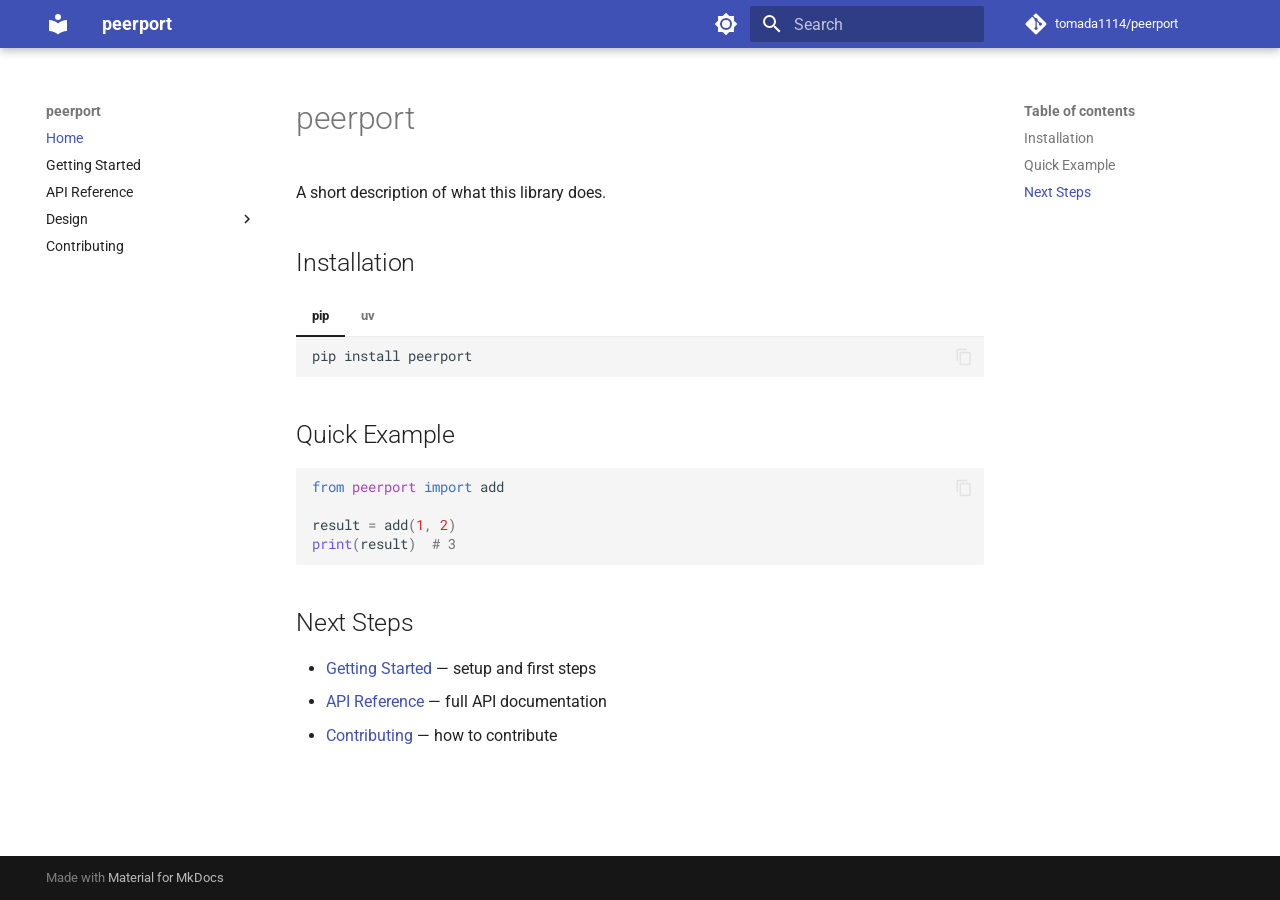
<file: index.html>
<!doctype html>
<html lang="en" class="no-js">
  <head>
    
      <meta charset="utf-8">
      <meta name="viewport" content="width=device-width,initial-scale=1">
      
        <meta name="description" content="A short description of the project.">
      
      
      
        <link rel="canonical" href="https://tomada1114.github.io/peerport/">
      
      
      
        <link rel="next" href="getting-started/">
      
      
        
      
      
      <link rel="icon" href="assets/images/favicon.png">
      <meta name="generator" content="mkdocs-1.6.1, mkdocs-material-9.7.6">
    
    
      
        <title>peerport</title>
      
    
    
      <link rel="stylesheet" href="assets/stylesheets/main.484c7ddc.min.css">
      
        
        <link rel="stylesheet" href="assets/stylesheets/palette.ab4e12ef.min.css">
      
      


    
    
      
    
    
      
        
        
        <link rel="preconnect" href="https://fonts.gstatic.com" crossorigin>
        <link rel="stylesheet" href="https://fonts.googleapis.com/css?family=Roboto:300,300i,400,400i,700,700i%7CRoboto+Mono:400,400i,700,700i&display=fallback">
        <style>:root{--md-text-font:"Roboto";--md-code-font:"Roboto Mono"}</style>
      
    
    
      <link rel="stylesheet" href="assets/_mkdocstrings.css">
    
    <script>__md_scope=new URL(".",location),__md_hash=e=>[...e].reduce(((e,_)=>(e<<5)-e+_.charCodeAt(0)),0),__md_get=(e,_=localStorage,t=__md_scope)=>JSON.parse(_.getItem(t.pathname+"."+e)),__md_set=(e,_,t=localStorage,a=__md_scope)=>{try{t.setItem(a.pathname+"."+e,JSON.stringify(_))}catch(e){}}</script>
    
      

    
    
  </head>
  
  
    
    
      
    
    
    
    
    <body dir="ltr" data-md-color-scheme="default" data-md-color-primary="indigo" data-md-color-accent="indigo">
  
    
    <input class="md-toggle" data-md-toggle="drawer" type="checkbox" id="__drawer" autocomplete="off">
    <input class="md-toggle" data-md-toggle="search" type="checkbox" id="__search" autocomplete="off">
    <label class="md-overlay" for="__drawer"></label>
    <div data-md-component="skip">
      
        
        <a href="#peerport" class="md-skip">
          Skip to content
        </a>
      
    </div>
    <div data-md-component="announce">
      
    </div>
    
    
      

  

<header class="md-header md-header--shadow" data-md-component="header">
  <nav class="md-header__inner md-grid" aria-label="Header">
    <a href="." title="peerport" class="md-header__button md-logo" aria-label="peerport" data-md-component="logo">
      
  
  <svg xmlns="http://www.w3.org/2000/svg" viewBox="0 0 24 24"><path d="M12 8a3 3 0 0 0 3-3 3 3 0 0 0-3-3 3 3 0 0 0-3 3 3 3 0 0 0 3 3m0 3.54C9.64 9.35 6.5 8 3 8v11c3.5 0 6.64 1.35 9 3.54 2.36-2.19 5.5-3.54 9-3.54V8c-3.5 0-6.64 1.35-9 3.54"/></svg>

    </a>
    <label class="md-header__button md-icon" for="__drawer">
      
      <svg xmlns="http://www.w3.org/2000/svg" viewBox="0 0 24 24"><path d="M3 6h18v2H3zm0 5h18v2H3zm0 5h18v2H3z"/></svg>
    </label>
    <div class="md-header__title" data-md-component="header-title">
      <div class="md-header__ellipsis">
        <div class="md-header__topic">
          <span class="md-ellipsis">
            peerport
          </span>
        </div>
        <div class="md-header__topic" data-md-component="header-topic">
          <span class="md-ellipsis">
            
              Home
            
          </span>
        </div>
      </div>
    </div>
    
      
        <form class="md-header__option" data-md-component="palette">
  
    
    
    
    <input class="md-option" data-md-color-media="" data-md-color-scheme="default" data-md-color-primary="indigo" data-md-color-accent="indigo"  aria-label="Switch to dark mode"  type="radio" name="__palette" id="__palette_0">
    
      <label class="md-header__button md-icon" title="Switch to dark mode" for="__palette_1" hidden>
        <svg xmlns="http://www.w3.org/2000/svg" viewBox="0 0 24 24"><path d="M12 8a4 4 0 0 0-4 4 4 4 0 0 0 4 4 4 4 0 0 0 4-4 4 4 0 0 0-4-4m0 10a6 6 0 0 1-6-6 6 6 0 0 1 6-6 6 6 0 0 1 6 6 6 6 0 0 1-6 6m8-9.31V4h-4.69L12 .69 8.69 4H4v4.69L.69 12 4 15.31V20h4.69L12 23.31 15.31 20H20v-4.69L23.31 12z"/></svg>
      </label>
    
  
    
    
    
    <input class="md-option" data-md-color-media="" data-md-color-scheme="slate" data-md-color-primary="indigo" data-md-color-accent="indigo"  aria-label="Switch to light mode"  type="radio" name="__palette" id="__palette_1">
    
      <label class="md-header__button md-icon" title="Switch to light mode" for="__palette_0" hidden>
        <svg xmlns="http://www.w3.org/2000/svg" viewBox="0 0 24 24"><path d="M12 18c-.89 0-1.74-.2-2.5-.55C11.56 16.5 13 14.42 13 12s-1.44-4.5-3.5-5.45C10.26 6.2 11.11 6 12 6a6 6 0 0 1 6 6 6 6 0 0 1-6 6m8-9.31V4h-4.69L12 .69 8.69 4H4v4.69L.69 12 4 15.31V20h4.69L12 23.31 15.31 20H20v-4.69L23.31 12z"/></svg>
      </label>
    
  
</form>
      
    
    
      <script>var palette=__md_get("__palette");if(palette&&palette.color){if("(prefers-color-scheme)"===palette.color.media){var media=matchMedia("(prefers-color-scheme: light)"),input=document.querySelector(media.matches?"[data-md-color-media='(prefers-color-scheme: light)']":"[data-md-color-media='(prefers-color-scheme: dark)']");palette.color.media=input.getAttribute("data-md-color-media"),palette.color.scheme=input.getAttribute("data-md-color-scheme"),palette.color.primary=input.getAttribute("data-md-color-primary"),palette.color.accent=input.getAttribute("data-md-color-accent")}for(var[key,value]of Object.entries(palette.color))document.body.setAttribute("data-md-color-"+key,value)}</script>
    
    
    
      
      
        <label class="md-header__button md-icon" for="__search">
          
          <svg xmlns="http://www.w3.org/2000/svg" viewBox="0 0 24 24"><path d="M9.5 3A6.5 6.5 0 0 1 16 9.5c0 1.61-.59 3.09-1.56 4.23l.27.27h.79l5 5-1.5 1.5-5-5v-.79l-.27-.27A6.52 6.52 0 0 1 9.5 16 6.5 6.5 0 0 1 3 9.5 6.5 6.5 0 0 1 9.5 3m0 2C7 5 5 7 5 9.5S7 14 9.5 14 14 12 14 9.5 12 5 9.5 5"/></svg>
        </label>
        <div class="md-search" data-md-component="search" role="dialog">
  <label class="md-search__overlay" for="__search"></label>
  <div class="md-search__inner" role="search">
    <form class="md-search__form" name="search">
      <input type="text" class="md-search__input" name="query" aria-label="Search" placeholder="Search" autocapitalize="off" autocorrect="off" autocomplete="off" spellcheck="false" data-md-component="search-query" required>
      <label class="md-search__icon md-icon" for="__search">
        
        <svg xmlns="http://www.w3.org/2000/svg" viewBox="0 0 24 24"><path d="M9.5 3A6.5 6.5 0 0 1 16 9.5c0 1.61-.59 3.09-1.56 4.23l.27.27h.79l5 5-1.5 1.5-5-5v-.79l-.27-.27A6.52 6.52 0 0 1 9.5 16 6.5 6.5 0 0 1 3 9.5 6.5 6.5 0 0 1 9.5 3m0 2C7 5 5 7 5 9.5S7 14 9.5 14 14 12 14 9.5 12 5 9.5 5"/></svg>
        
        <svg xmlns="http://www.w3.org/2000/svg" viewBox="0 0 24 24"><path d="M20 11v2H8l5.5 5.5-1.42 1.42L4.16 12l7.92-7.92L13.5 5.5 8 11z"/></svg>
      </label>
      <nav class="md-search__options" aria-label="Search">
        
        <button type="reset" class="md-search__icon md-icon" title="Clear" aria-label="Clear" tabindex="-1">
          
          <svg xmlns="http://www.w3.org/2000/svg" viewBox="0 0 24 24"><path d="M19 6.41 17.59 5 12 10.59 6.41 5 5 6.41 10.59 12 5 17.59 6.41 19 12 13.41 17.59 19 19 17.59 13.41 12z"/></svg>
        </button>
      </nav>
      
        <div class="md-search__suggest" data-md-component="search-suggest"></div>
      
    </form>
    <div class="md-search__output">
      <div class="md-search__scrollwrap" tabindex="0" data-md-scrollfix>
        <div class="md-search-result" data-md-component="search-result">
          <div class="md-search-result__meta">
            Initializing search
          </div>
          <ol class="md-search-result__list" role="presentation"></ol>
        </div>
      </div>
    </div>
  </div>
</div>
      
    
    
      <div class="md-header__source">
        <a href="https://github.com/tomada1114/peerport" title="Go to repository" class="md-source" data-md-component="source">
  <div class="md-source__icon md-icon">
    
    <svg xmlns="http://www.w3.org/2000/svg" viewBox="0 0 448 512"><!--! Font Awesome Free 7.1.0 by @fontawesome - https://fontawesome.com License - https://fontawesome.com/license/free (Icons: CC BY 4.0, Fonts: SIL OFL 1.1, Code: MIT License) Copyright 2025 Fonticons, Inc.--><path d="M439.6 236.1 244 40.5c-5.4-5.5-12.8-8.5-20.4-8.5s-15 3-20.4 8.4L162.5 81l51.5 51.5c27.1-9.1 52.7 16.8 43.4 43.7l49.7 49.7c34.2-11.8 61.2 31 35.5 56.7-26.5 26.5-70.2-2.9-56-37.3L240.3 199v121.9c25.3 12.5 22.3 41.8 9.1 55-6.4 6.4-15.2 10.1-24.3 10.1s-17.8-3.6-24.3-10.1c-17.6-17.6-11.1-46.9 11.2-56v-123c-20.8-8.5-24.6-30.7-18.6-45L142.6 101 8.5 235.1C3 240.6 0 247.9 0 255.5s3 15 8.5 20.4l195.6 195.7c5.4 5.4 12.7 8.4 20.4 8.4s15-3 20.4-8.4l194.7-194.7c5.4-5.4 8.4-12.8 8.4-20.4s-3-15-8.4-20.4"/></svg>
  </div>
  <div class="md-source__repository">
    tomada1114/peerport
  </div>
</a>
      </div>
    
  </nav>
  
</header>
    
    <div class="md-container" data-md-component="container">
      
      
        
          
        
      
      <main class="md-main" data-md-component="main">
        <div class="md-main__inner md-grid">
          
            
              
              <div class="md-sidebar md-sidebar--primary" data-md-component="sidebar" data-md-type="navigation" >
                <div class="md-sidebar__scrollwrap">
                  <div class="md-sidebar__inner">
                    



<nav class="md-nav md-nav--primary" aria-label="Navigation" data-md-level="0">
  <label class="md-nav__title" for="__drawer">
    <a href="." title="peerport" class="md-nav__button md-logo" aria-label="peerport" data-md-component="logo">
      
  
  <svg xmlns="http://www.w3.org/2000/svg" viewBox="0 0 24 24"><path d="M12 8a3 3 0 0 0 3-3 3 3 0 0 0-3-3 3 3 0 0 0-3 3 3 3 0 0 0 3 3m0 3.54C9.64 9.35 6.5 8 3 8v11c3.5 0 6.64 1.35 9 3.54 2.36-2.19 5.5-3.54 9-3.54V8c-3.5 0-6.64 1.35-9 3.54"/></svg>

    </a>
    peerport
  </label>
  
    <div class="md-nav__source">
      <a href="https://github.com/tomada1114/peerport" title="Go to repository" class="md-source" data-md-component="source">
  <div class="md-source__icon md-icon">
    
    <svg xmlns="http://www.w3.org/2000/svg" viewBox="0 0 448 512"><!--! Font Awesome Free 7.1.0 by @fontawesome - https://fontawesome.com License - https://fontawesome.com/license/free (Icons: CC BY 4.0, Fonts: SIL OFL 1.1, Code: MIT License) Copyright 2025 Fonticons, Inc.--><path d="M439.6 236.1 244 40.5c-5.4-5.5-12.8-8.5-20.4-8.5s-15 3-20.4 8.4L162.5 81l51.5 51.5c27.1-9.1 52.7 16.8 43.4 43.7l49.7 49.7c34.2-11.8 61.2 31 35.5 56.7-26.5 26.5-70.2-2.9-56-37.3L240.3 199v121.9c25.3 12.5 22.3 41.8 9.1 55-6.4 6.4-15.2 10.1-24.3 10.1s-17.8-3.6-24.3-10.1c-17.6-17.6-11.1-46.9 11.2-56v-123c-20.8-8.5-24.6-30.7-18.6-45L142.6 101 8.5 235.1C3 240.6 0 247.9 0 255.5s3 15 8.5 20.4l195.6 195.7c5.4 5.4 12.7 8.4 20.4 8.4s15-3 20.4-8.4l194.7-194.7c5.4-5.4 8.4-12.8 8.4-20.4s-3-15-8.4-20.4"/></svg>
  </div>
  <div class="md-source__repository">
    tomada1114/peerport
  </div>
</a>
    </div>
  
  <ul class="md-nav__list" data-md-scrollfix>
    
      
      
  
  
    
  
  
  
    <li class="md-nav__item md-nav__item--active">
      
      <input class="md-nav__toggle md-toggle" type="checkbox" id="__toc">
      
      
        
      
      
        <label class="md-nav__link md-nav__link--active" for="__toc">
          
  
  
  <span class="md-ellipsis">
    
  
    Home
  

    
  </span>
  
  

          <span class="md-nav__icon md-icon"></span>
        </label>
      
      <a href="." class="md-nav__link md-nav__link--active">
        
  
  
  <span class="md-ellipsis">
    
  
    Home
  

    
  </span>
  
  

      </a>
      
        

<nav class="md-nav md-nav--secondary" aria-label="Table of contents">
  
  
  
    
  
  
    <label class="md-nav__title" for="__toc">
      <span class="md-nav__icon md-icon"></span>
      Table of contents
    </label>
    <ul class="md-nav__list" data-md-component="toc" data-md-scrollfix>
      
        <li class="md-nav__item">
  <a href="#installation" class="md-nav__link">
    <span class="md-ellipsis">
      
        Installation
      
    </span>
  </a>
  
</li>
      
        <li class="md-nav__item">
  <a href="#quick-example" class="md-nav__link">
    <span class="md-ellipsis">
      
        Quick Example
      
    </span>
  </a>
  
</li>
      
        <li class="md-nav__item">
  <a href="#next-steps" class="md-nav__link">
    <span class="md-ellipsis">
      
        Next Steps
      
    </span>
  </a>
  
</li>
      
    </ul>
  
</nav>
      
    </li>
  

    
      
      
  
  
  
  
    <li class="md-nav__item">
      <a href="getting-started/" class="md-nav__link">
        
  
  
  <span class="md-ellipsis">
    
  
    Getting Started
  

    
  </span>
  
  

      </a>
    </li>
  

    
      
      
  
  
  
  
    <li class="md-nav__item">
      <a href="reference/" class="md-nav__link">
        
  
  
  <span class="md-ellipsis">
    
  
    API Reference
  

    
  </span>
  
  

      </a>
    </li>
  

    
      
      
  
  
  
  
    
    
    
    
    
    <li class="md-nav__item md-nav__item--nested">
      
        
        
        <input class="md-nav__toggle md-toggle " type="checkbox" id="__nav_4" >
        
          
          <label class="md-nav__link" for="__nav_4" id="__nav_4_label" tabindex="0">
            
  
  
  <span class="md-ellipsis">
    
  
    Design
  

    
  </span>
  
  

            <span class="md-nav__icon md-icon"></span>
          </label>
        
        <nav class="md-nav" data-md-level="1" aria-labelledby="__nav_4_label" aria-expanded="false">
          <label class="md-nav__title" for="__nav_4">
            <span class="md-nav__icon md-icon"></span>
            
  
    Design
  

          </label>
          <ul class="md-nav__list" data-md-scrollfix>
            
              
                
  
  
  
  
    <li class="md-nav__item">
      <a href="design/decisions/" class="md-nav__link">
        
  
  
  <span class="md-ellipsis">
    
  
    Decision Log
  

    
  </span>
  
  

      </a>
    </li>
  

              
            
              
                
  
  
  
  
    <li class="md-nav__item">
      <a href="design/prototype-design/" class="md-nav__link">
        
  
  
  <span class="md-ellipsis">
    
  
    Prototype Design
  

    
  </span>
  
  

      </a>
    </li>
  

              
            
              
                
  
  
  
  
    <li class="md-nav__item">
      <a href="design/map-layout/" class="md-nav__link">
        
  
  
  <span class="md-ellipsis">
    
  
    Map Layout
  

    
  </span>
  
  

      </a>
    </li>
  

              
            
              
                
  
  
  
  
    <li class="md-nav__item">
      <a href="design/architecture/" class="md-nav__link">
        
  
  
  <span class="md-ellipsis">
    
  
    Architecture
  

    
  </span>
  
  

      </a>
    </li>
  

              
            
          </ul>
        </nav>
      
    </li>
  

    
      
      
  
  
  
  
    <li class="md-nav__item">
      <a href="contributing/" class="md-nav__link">
        
  
  
  <span class="md-ellipsis">
    
  
    Contributing
  

    
  </span>
  
  

      </a>
    </li>
  

    
  </ul>
</nav>
                  </div>
                </div>
              </div>
            
            
              
              <div class="md-sidebar md-sidebar--secondary" data-md-component="sidebar" data-md-type="toc" >
                <div class="md-sidebar__scrollwrap">
                  <div class="md-sidebar__inner">
                    

<nav class="md-nav md-nav--secondary" aria-label="Table of contents">
  
  
  
    
  
  
    <label class="md-nav__title" for="__toc">
      <span class="md-nav__icon md-icon"></span>
      Table of contents
    </label>
    <ul class="md-nav__list" data-md-component="toc" data-md-scrollfix>
      
        <li class="md-nav__item">
  <a href="#installation" class="md-nav__link">
    <span class="md-ellipsis">
      
        Installation
      
    </span>
  </a>
  
</li>
      
        <li class="md-nav__item">
  <a href="#quick-example" class="md-nav__link">
    <span class="md-ellipsis">
      
        Quick Example
      
    </span>
  </a>
  
</li>
      
        <li class="md-nav__item">
  <a href="#next-steps" class="md-nav__link">
    <span class="md-ellipsis">
      
        Next Steps
      
    </span>
  </a>
  
</li>
      
    </ul>
  
</nav>
                  </div>
                </div>
              </div>
            
          
          
            <div class="md-content" data-md-component="content">
              
              <article class="md-content__inner md-typeset">
                
                  


  
  


<h1 id="peerport">peerport<a class="headerlink" href="#peerport" title="Permanent link">&para;</a></h1>
<p>A short description of what this library does.</p>
<h2 id="installation">Installation<a class="headerlink" href="#installation" title="Permanent link">&para;</a></h2>
<div class="tabbed-set tabbed-alternate" data-tabs="1:2"><input checked="checked" id="__tabbed_1_1" name="__tabbed_1" type="radio" /><input id="__tabbed_1_2" name="__tabbed_1" type="radio" /><div class="tabbed-labels"><label for="__tabbed_1_1">pip</label><label for="__tabbed_1_2">uv</label></div>
<div class="tabbed-content">
<div class="tabbed-block">
<div class="highlight"><pre><span></span><code><a id="__codelineno-0-1" name="__codelineno-0-1" href="#__codelineno-0-1"></a>pip<span class="w"> </span>install<span class="w"> </span>peerport
</code></pre></div>
</div>
<div class="tabbed-block">
<div class="highlight"><pre><span></span><code><a id="__codelineno-1-1" name="__codelineno-1-1" href="#__codelineno-1-1"></a>uv<span class="w"> </span>add<span class="w"> </span>peerport
</code></pre></div>
</div>
</div>
</div>
<h2 id="quick-example">Quick Example<a class="headerlink" href="#quick-example" title="Permanent link">&para;</a></h2>
<div class="highlight"><pre><span></span><code><a id="__codelineno-2-1" name="__codelineno-2-1" href="#__codelineno-2-1"></a><span class="kn">from</span><span class="w"> </span><span class="nn">peerport</span><span class="w"> </span><span class="kn">import</span> <span class="n">add</span>
<a id="__codelineno-2-2" name="__codelineno-2-2" href="#__codelineno-2-2"></a>
<a id="__codelineno-2-3" name="__codelineno-2-3" href="#__codelineno-2-3"></a><span class="n">result</span> <span class="o">=</span> <span class="n">add</span><span class="p">(</span><span class="mi">1</span><span class="p">,</span> <span class="mi">2</span><span class="p">)</span>
<a id="__codelineno-2-4" name="__codelineno-2-4" href="#__codelineno-2-4"></a><span class="nb">print</span><span class="p">(</span><span class="n">result</span><span class="p">)</span>  <span class="c1"># 3</span>
</code></pre></div>
<h2 id="next-steps">Next Steps<a class="headerlink" href="#next-steps" title="Permanent link">&para;</a></h2>
<ul>
<li><a href="getting-started/">Getting Started</a> — setup and first steps</li>
<li><a href="reference/">API Reference</a> — full API documentation</li>
<li><a href="contributing/">Contributing</a> — how to contribute</li>
</ul>












                
              </article>
            </div>
          
          
  <script>var tabs=__md_get("__tabs");if(Array.isArray(tabs))e:for(var set of document.querySelectorAll(".tabbed-set")){var labels=set.querySelector(".tabbed-labels");for(var tab of tabs)for(var label of labels.getElementsByTagName("label"))if(label.innerText.trim()===tab){var input=document.getElementById(label.htmlFor);input.checked=!0;continue e}}</script>

<script>var target=document.getElementById(location.hash.slice(1));target&&target.name&&(target.checked=target.name.startsWith("__tabbed_"))</script>
        </div>
        
          <button type="button" class="md-top md-icon" data-md-component="top" hidden>
  
  <svg xmlns="http://www.w3.org/2000/svg" viewBox="0 0 24 24"><path d="M13 20h-2V8l-5.5 5.5-1.42-1.42L12 4.16l7.92 7.92-1.42 1.42L13 8z"/></svg>
  Back to top
</button>
        
      </main>
      
        <footer class="md-footer">
  
  <div class="md-footer-meta md-typeset">
    <div class="md-footer-meta__inner md-grid">
      <div class="md-copyright">
  
  
    Made with
    <a href="https://squidfunk.github.io/mkdocs-material/" target="_blank" rel="noopener">
      Material for MkDocs
    </a>
  
</div>
      
    </div>
  </div>
</footer>
      
    </div>
    <div class="md-dialog" data-md-component="dialog">
      <div class="md-dialog__inner md-typeset"></div>
    </div>
    
    
    
      
      
      <script id="__config" type="application/json">{"annotate": null, "base": ".", "features": ["content.code.copy", "content.tabs.link", "navigation.instant", "navigation.tracking", "navigation.top", "search.suggest", "search.highlight", "toc.follow"], "search": "assets/javascripts/workers/search.2c215733.min.js", "tags": null, "translations": {"clipboard.copied": "Copied to clipboard", "clipboard.copy": "Copy to clipboard", "search.result.more.one": "1 more on this page", "search.result.more.other": "# more on this page", "search.result.none": "No matching documents", "search.result.one": "1 matching document", "search.result.other": "# matching documents", "search.result.placeholder": "Type to start searching", "search.result.term.missing": "Missing", "select.version": "Select version"}, "version": null}</script>
    
    
      <script src="assets/javascripts/bundle.79ae519e.min.js"></script>
      
    
  </body>
</html>
</file>
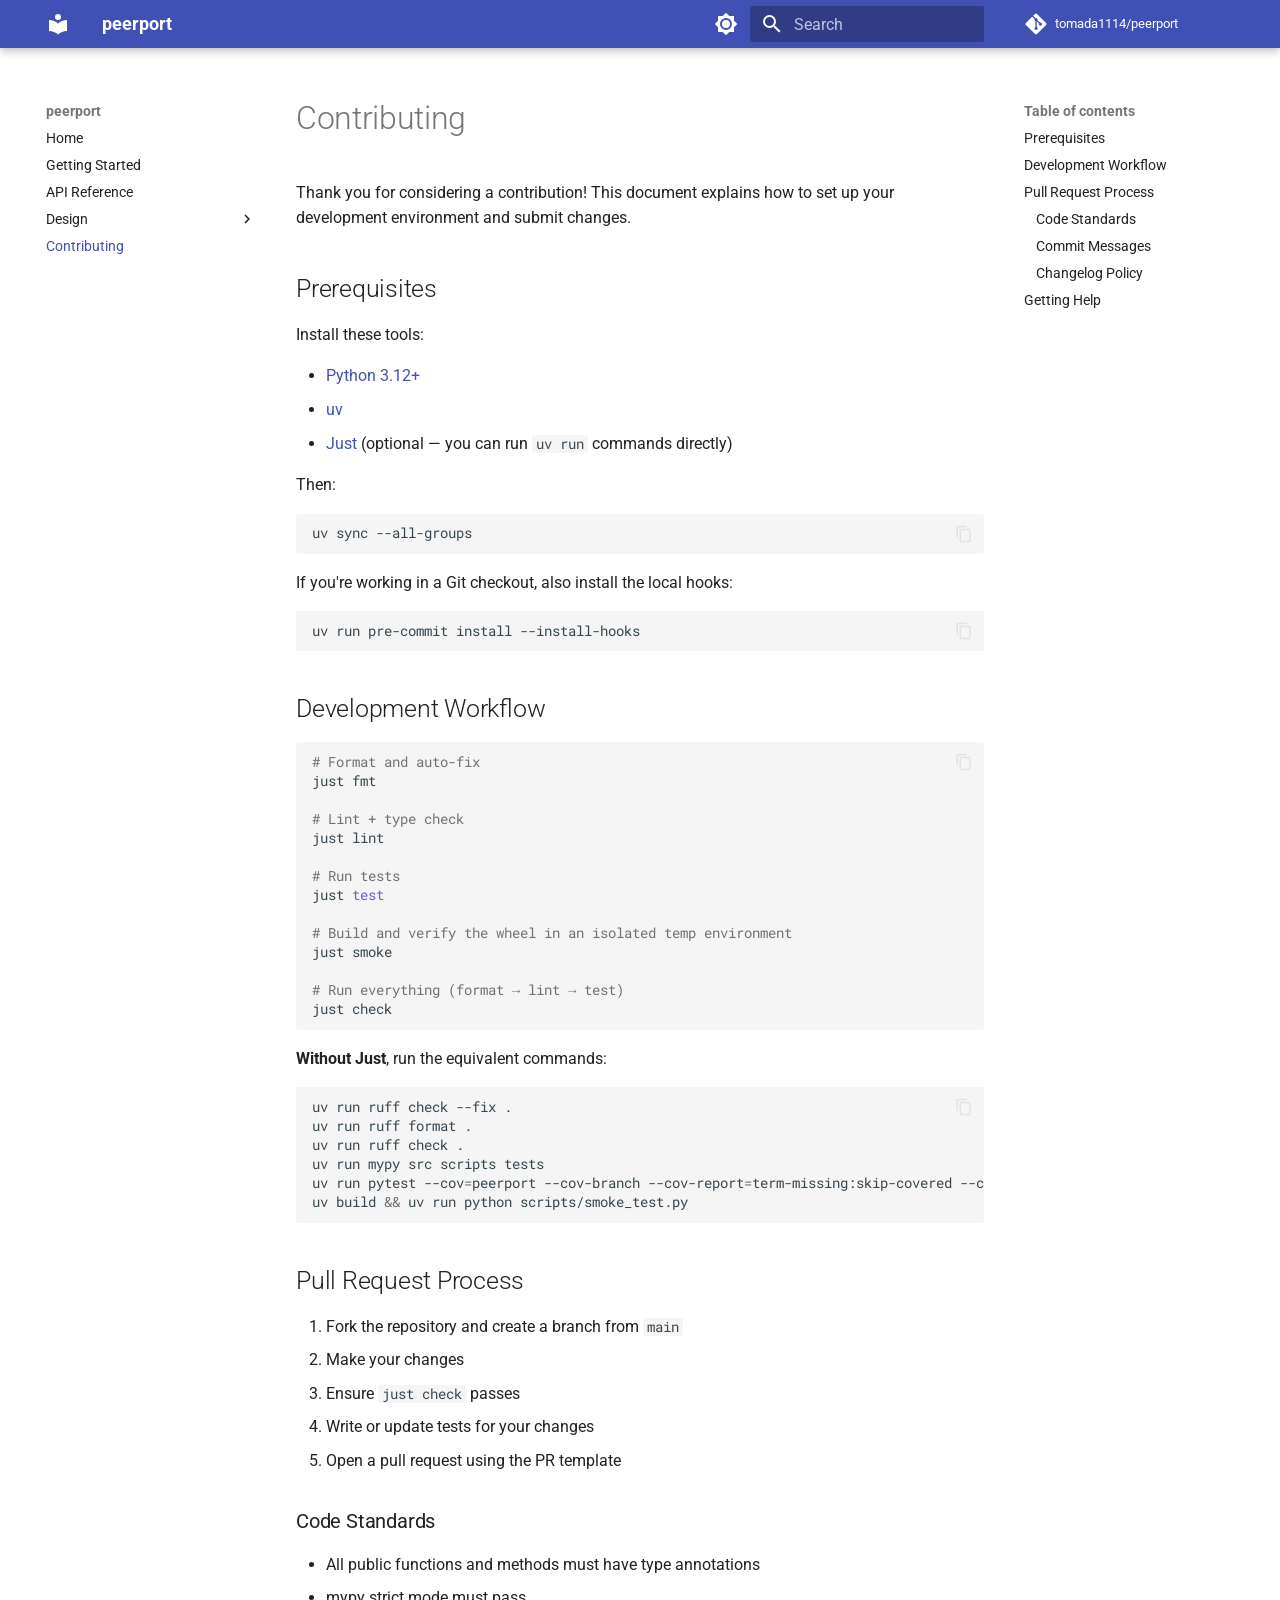
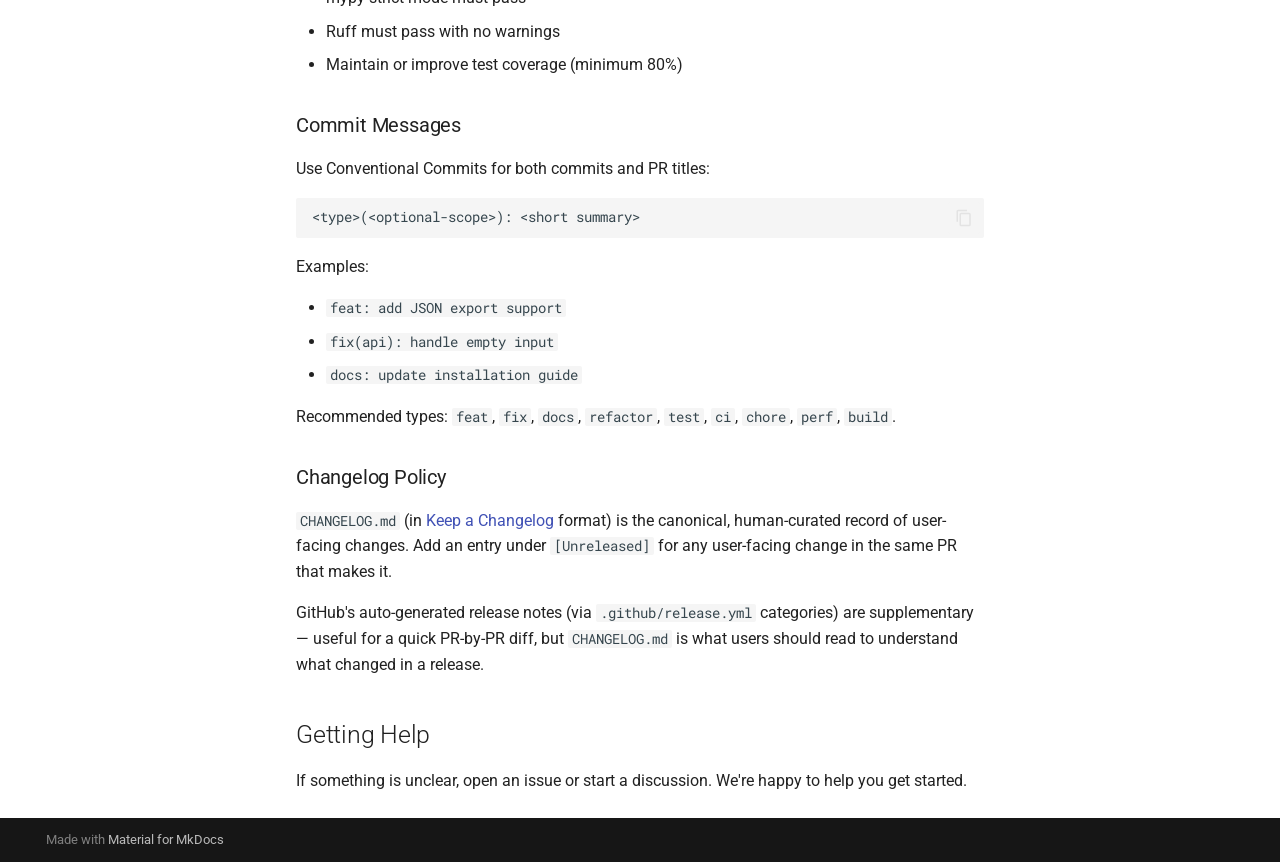
<file: contributing/index.html>
<!doctype html>
<html lang="en" class="no-js">
  <head>
    
      <meta charset="utf-8">
      <meta name="viewport" content="width=device-width,initial-scale=1">
      
        <meta name="description" content="A short description of the project.">
      
      
      
        <link rel="canonical" href="https://tomada1114.github.io/peerport/contributing/">
      
      
        <link rel="prev" href="../design/architecture/">
      
      
      
        
      
      
      <link rel="icon" href="../assets/images/favicon.png">
      <meta name="generator" content="mkdocs-1.6.1, mkdocs-material-9.7.6">
    
    
      
        <title>Contributing - peerport</title>
      
    
    
      <link rel="stylesheet" href="../assets/stylesheets/main.484c7ddc.min.css">
      
        
        <link rel="stylesheet" href="../assets/stylesheets/palette.ab4e12ef.min.css">
      
      


    
    
      
    
    
      
        
        
        <link rel="preconnect" href="https://fonts.gstatic.com" crossorigin>
        <link rel="stylesheet" href="https://fonts.googleapis.com/css?family=Roboto:300,300i,400,400i,700,700i%7CRoboto+Mono:400,400i,700,700i&display=fallback">
        <style>:root{--md-text-font:"Roboto";--md-code-font:"Roboto Mono"}</style>
      
    
    
      <link rel="stylesheet" href="../assets/_mkdocstrings.css">
    
    <script>__md_scope=new URL("..",location),__md_hash=e=>[...e].reduce(((e,_)=>(e<<5)-e+_.charCodeAt(0)),0),__md_get=(e,_=localStorage,t=__md_scope)=>JSON.parse(_.getItem(t.pathname+"."+e)),__md_set=(e,_,t=localStorage,a=__md_scope)=>{try{t.setItem(a.pathname+"."+e,JSON.stringify(_))}catch(e){}}</script>
    
      

    
    
  </head>
  
  
    
    
      
    
    
    
    
    <body dir="ltr" data-md-color-scheme="default" data-md-color-primary="indigo" data-md-color-accent="indigo">
  
    
    <input class="md-toggle" data-md-toggle="drawer" type="checkbox" id="__drawer" autocomplete="off">
    <input class="md-toggle" data-md-toggle="search" type="checkbox" id="__search" autocomplete="off">
    <label class="md-overlay" for="__drawer"></label>
    <div data-md-component="skip">
      
        
        <a href="#contributing" class="md-skip">
          Skip to content
        </a>
      
    </div>
    <div data-md-component="announce">
      
    </div>
    
    
      

  

<header class="md-header md-header--shadow" data-md-component="header">
  <nav class="md-header__inner md-grid" aria-label="Header">
    <a href=".." title="peerport" class="md-header__button md-logo" aria-label="peerport" data-md-component="logo">
      
  
  <svg xmlns="http://www.w3.org/2000/svg" viewBox="0 0 24 24"><path d="M12 8a3 3 0 0 0 3-3 3 3 0 0 0-3-3 3 3 0 0 0-3 3 3 3 0 0 0 3 3m0 3.54C9.64 9.35 6.5 8 3 8v11c3.5 0 6.64 1.35 9 3.54 2.36-2.19 5.5-3.54 9-3.54V8c-3.5 0-6.64 1.35-9 3.54"/></svg>

    </a>
    <label class="md-header__button md-icon" for="__drawer">
      
      <svg xmlns="http://www.w3.org/2000/svg" viewBox="0 0 24 24"><path d="M3 6h18v2H3zm0 5h18v2H3zm0 5h18v2H3z"/></svg>
    </label>
    <div class="md-header__title" data-md-component="header-title">
      <div class="md-header__ellipsis">
        <div class="md-header__topic">
          <span class="md-ellipsis">
            peerport
          </span>
        </div>
        <div class="md-header__topic" data-md-component="header-topic">
          <span class="md-ellipsis">
            
              Contributing
            
          </span>
        </div>
      </div>
    </div>
    
      
        <form class="md-header__option" data-md-component="palette">
  
    
    
    
    <input class="md-option" data-md-color-media="" data-md-color-scheme="default" data-md-color-primary="indigo" data-md-color-accent="indigo"  aria-label="Switch to dark mode"  type="radio" name="__palette" id="__palette_0">
    
      <label class="md-header__button md-icon" title="Switch to dark mode" for="__palette_1" hidden>
        <svg xmlns="http://www.w3.org/2000/svg" viewBox="0 0 24 24"><path d="M12 8a4 4 0 0 0-4 4 4 4 0 0 0 4 4 4 4 0 0 0 4-4 4 4 0 0 0-4-4m0 10a6 6 0 0 1-6-6 6 6 0 0 1 6-6 6 6 0 0 1 6 6 6 6 0 0 1-6 6m8-9.31V4h-4.69L12 .69 8.69 4H4v4.69L.69 12 4 15.31V20h4.69L12 23.31 15.31 20H20v-4.69L23.31 12z"/></svg>
      </label>
    
  
    
    
    
    <input class="md-option" data-md-color-media="" data-md-color-scheme="slate" data-md-color-primary="indigo" data-md-color-accent="indigo"  aria-label="Switch to light mode"  type="radio" name="__palette" id="__palette_1">
    
      <label class="md-header__button md-icon" title="Switch to light mode" for="__palette_0" hidden>
        <svg xmlns="http://www.w3.org/2000/svg" viewBox="0 0 24 24"><path d="M12 18c-.89 0-1.74-.2-2.5-.55C11.56 16.5 13 14.42 13 12s-1.44-4.5-3.5-5.45C10.26 6.2 11.11 6 12 6a6 6 0 0 1 6 6 6 6 0 0 1-6 6m8-9.31V4h-4.69L12 .69 8.69 4H4v4.69L.69 12 4 15.31V20h4.69L12 23.31 15.31 20H20v-4.69L23.31 12z"/></svg>
      </label>
    
  
</form>
      
    
    
      <script>var palette=__md_get("__palette");if(palette&&palette.color){if("(prefers-color-scheme)"===palette.color.media){var media=matchMedia("(prefers-color-scheme: light)"),input=document.querySelector(media.matches?"[data-md-color-media='(prefers-color-scheme: light)']":"[data-md-color-media='(prefers-color-scheme: dark)']");palette.color.media=input.getAttribute("data-md-color-media"),palette.color.scheme=input.getAttribute("data-md-color-scheme"),palette.color.primary=input.getAttribute("data-md-color-primary"),palette.color.accent=input.getAttribute("data-md-color-accent")}for(var[key,value]of Object.entries(palette.color))document.body.setAttribute("data-md-color-"+key,value)}</script>
    
    
    
      
      
        <label class="md-header__button md-icon" for="__search">
          
          <svg xmlns="http://www.w3.org/2000/svg" viewBox="0 0 24 24"><path d="M9.5 3A6.5 6.5 0 0 1 16 9.5c0 1.61-.59 3.09-1.56 4.23l.27.27h.79l5 5-1.5 1.5-5-5v-.79l-.27-.27A6.52 6.52 0 0 1 9.5 16 6.5 6.5 0 0 1 3 9.5 6.5 6.5 0 0 1 9.5 3m0 2C7 5 5 7 5 9.5S7 14 9.5 14 14 12 14 9.5 12 5 9.5 5"/></svg>
        </label>
        <div class="md-search" data-md-component="search" role="dialog">
  <label class="md-search__overlay" for="__search"></label>
  <div class="md-search__inner" role="search">
    <form class="md-search__form" name="search">
      <input type="text" class="md-search__input" name="query" aria-label="Search" placeholder="Search" autocapitalize="off" autocorrect="off" autocomplete="off" spellcheck="false" data-md-component="search-query" required>
      <label class="md-search__icon md-icon" for="__search">
        
        <svg xmlns="http://www.w3.org/2000/svg" viewBox="0 0 24 24"><path d="M9.5 3A6.5 6.5 0 0 1 16 9.5c0 1.61-.59 3.09-1.56 4.23l.27.27h.79l5 5-1.5 1.5-5-5v-.79l-.27-.27A6.52 6.52 0 0 1 9.5 16 6.5 6.5 0 0 1 3 9.5 6.5 6.5 0 0 1 9.5 3m0 2C7 5 5 7 5 9.5S7 14 9.5 14 14 12 14 9.5 12 5 9.5 5"/></svg>
        
        <svg xmlns="http://www.w3.org/2000/svg" viewBox="0 0 24 24"><path d="M20 11v2H8l5.5 5.5-1.42 1.42L4.16 12l7.92-7.92L13.5 5.5 8 11z"/></svg>
      </label>
      <nav class="md-search__options" aria-label="Search">
        
        <button type="reset" class="md-search__icon md-icon" title="Clear" aria-label="Clear" tabindex="-1">
          
          <svg xmlns="http://www.w3.org/2000/svg" viewBox="0 0 24 24"><path d="M19 6.41 17.59 5 12 10.59 6.41 5 5 6.41 10.59 12 5 17.59 6.41 19 12 13.41 17.59 19 19 17.59 13.41 12z"/></svg>
        </button>
      </nav>
      
        <div class="md-search__suggest" data-md-component="search-suggest"></div>
      
    </form>
    <div class="md-search__output">
      <div class="md-search__scrollwrap" tabindex="0" data-md-scrollfix>
        <div class="md-search-result" data-md-component="search-result">
          <div class="md-search-result__meta">
            Initializing search
          </div>
          <ol class="md-search-result__list" role="presentation"></ol>
        </div>
      </div>
    </div>
  </div>
</div>
      
    
    
      <div class="md-header__source">
        <a href="https://github.com/tomada1114/peerport" title="Go to repository" class="md-source" data-md-component="source">
  <div class="md-source__icon md-icon">
    
    <svg xmlns="http://www.w3.org/2000/svg" viewBox="0 0 448 512"><!--! Font Awesome Free 7.1.0 by @fontawesome - https://fontawesome.com License - https://fontawesome.com/license/free (Icons: CC BY 4.0, Fonts: SIL OFL 1.1, Code: MIT License) Copyright 2025 Fonticons, Inc.--><path d="M439.6 236.1 244 40.5c-5.4-5.5-12.8-8.5-20.4-8.5s-15 3-20.4 8.4L162.5 81l51.5 51.5c27.1-9.1 52.7 16.8 43.4 43.7l49.7 49.7c34.2-11.8 61.2 31 35.5 56.7-26.5 26.5-70.2-2.9-56-37.3L240.3 199v121.9c25.3 12.5 22.3 41.8 9.1 55-6.4 6.4-15.2 10.1-24.3 10.1s-17.8-3.6-24.3-10.1c-17.6-17.6-11.1-46.9 11.2-56v-123c-20.8-8.5-24.6-30.7-18.6-45L142.6 101 8.5 235.1C3 240.6 0 247.9 0 255.5s3 15 8.5 20.4l195.6 195.7c5.4 5.4 12.7 8.4 20.4 8.4s15-3 20.4-8.4l194.7-194.7c5.4-5.4 8.4-12.8 8.4-20.4s-3-15-8.4-20.4"/></svg>
  </div>
  <div class="md-source__repository">
    tomada1114/peerport
  </div>
</a>
      </div>
    
  </nav>
  
</header>
    
    <div class="md-container" data-md-component="container">
      
      
        
          
        
      
      <main class="md-main" data-md-component="main">
        <div class="md-main__inner md-grid">
          
            
              
              <div class="md-sidebar md-sidebar--primary" data-md-component="sidebar" data-md-type="navigation" >
                <div class="md-sidebar__scrollwrap">
                  <div class="md-sidebar__inner">
                    



<nav class="md-nav md-nav--primary" aria-label="Navigation" data-md-level="0">
  <label class="md-nav__title" for="__drawer">
    <a href=".." title="peerport" class="md-nav__button md-logo" aria-label="peerport" data-md-component="logo">
      
  
  <svg xmlns="http://www.w3.org/2000/svg" viewBox="0 0 24 24"><path d="M12 8a3 3 0 0 0 3-3 3 3 0 0 0-3-3 3 3 0 0 0-3 3 3 3 0 0 0 3 3m0 3.54C9.64 9.35 6.5 8 3 8v11c3.5 0 6.64 1.35 9 3.54 2.36-2.19 5.5-3.54 9-3.54V8c-3.5 0-6.64 1.35-9 3.54"/></svg>

    </a>
    peerport
  </label>
  
    <div class="md-nav__source">
      <a href="https://github.com/tomada1114/peerport" title="Go to repository" class="md-source" data-md-component="source">
  <div class="md-source__icon md-icon">
    
    <svg xmlns="http://www.w3.org/2000/svg" viewBox="0 0 448 512"><!--! Font Awesome Free 7.1.0 by @fontawesome - https://fontawesome.com License - https://fontawesome.com/license/free (Icons: CC BY 4.0, Fonts: SIL OFL 1.1, Code: MIT License) Copyright 2025 Fonticons, Inc.--><path d="M439.6 236.1 244 40.5c-5.4-5.5-12.8-8.5-20.4-8.5s-15 3-20.4 8.4L162.5 81l51.5 51.5c27.1-9.1 52.7 16.8 43.4 43.7l49.7 49.7c34.2-11.8 61.2 31 35.5 56.7-26.5 26.5-70.2-2.9-56-37.3L240.3 199v121.9c25.3 12.5 22.3 41.8 9.1 55-6.4 6.4-15.2 10.1-24.3 10.1s-17.8-3.6-24.3-10.1c-17.6-17.6-11.1-46.9 11.2-56v-123c-20.8-8.5-24.6-30.7-18.6-45L142.6 101 8.5 235.1C3 240.6 0 247.9 0 255.5s3 15 8.5 20.4l195.6 195.7c5.4 5.4 12.7 8.4 20.4 8.4s15-3 20.4-8.4l194.7-194.7c5.4-5.4 8.4-12.8 8.4-20.4s-3-15-8.4-20.4"/></svg>
  </div>
  <div class="md-source__repository">
    tomada1114/peerport
  </div>
</a>
    </div>
  
  <ul class="md-nav__list" data-md-scrollfix>
    
      
      
  
  
  
  
    <li class="md-nav__item">
      <a href=".." class="md-nav__link">
        
  
  
  <span class="md-ellipsis">
    
  
    Home
  

    
  </span>
  
  

      </a>
    </li>
  

    
      
      
  
  
  
  
    <li class="md-nav__item">
      <a href="../getting-started/" class="md-nav__link">
        
  
  
  <span class="md-ellipsis">
    
  
    Getting Started
  

    
  </span>
  
  

      </a>
    </li>
  

    
      
      
  
  
  
  
    <li class="md-nav__item">
      <a href="../reference/" class="md-nav__link">
        
  
  
  <span class="md-ellipsis">
    
  
    API Reference
  

    
  </span>
  
  

      </a>
    </li>
  

    
      
      
  
  
  
  
    
    
    
    
    
    <li class="md-nav__item md-nav__item--nested">
      
        
        
        <input class="md-nav__toggle md-toggle " type="checkbox" id="__nav_4" >
        
          
          <label class="md-nav__link" for="__nav_4" id="__nav_4_label" tabindex="0">
            
  
  
  <span class="md-ellipsis">
    
  
    Design
  

    
  </span>
  
  

            <span class="md-nav__icon md-icon"></span>
          </label>
        
        <nav class="md-nav" data-md-level="1" aria-labelledby="__nav_4_label" aria-expanded="false">
          <label class="md-nav__title" for="__nav_4">
            <span class="md-nav__icon md-icon"></span>
            
  
    Design
  

          </label>
          <ul class="md-nav__list" data-md-scrollfix>
            
              
                
  
  
  
  
    <li class="md-nav__item">
      <a href="../design/decisions/" class="md-nav__link">
        
  
  
  <span class="md-ellipsis">
    
  
    Decision Log
  

    
  </span>
  
  

      </a>
    </li>
  

              
            
              
                
  
  
  
  
    <li class="md-nav__item">
      <a href="../design/prototype-design/" class="md-nav__link">
        
  
  
  <span class="md-ellipsis">
    
  
    Prototype Design
  

    
  </span>
  
  

      </a>
    </li>
  

              
            
              
                
  
  
  
  
    <li class="md-nav__item">
      <a href="../design/map-layout/" class="md-nav__link">
        
  
  
  <span class="md-ellipsis">
    
  
    Map Layout
  

    
  </span>
  
  

      </a>
    </li>
  

              
            
              
                
  
  
  
  
    <li class="md-nav__item">
      <a href="../design/architecture/" class="md-nav__link">
        
  
  
  <span class="md-ellipsis">
    
  
    Architecture
  

    
  </span>
  
  

      </a>
    </li>
  

              
            
          </ul>
        </nav>
      
    </li>
  

    
      
      
  
  
    
  
  
  
    <li class="md-nav__item md-nav__item--active">
      
      <input class="md-nav__toggle md-toggle" type="checkbox" id="__toc">
      
      
        
      
      
        <label class="md-nav__link md-nav__link--active" for="__toc">
          
  
  
  <span class="md-ellipsis">
    
  
    Contributing
  

    
  </span>
  
  

          <span class="md-nav__icon md-icon"></span>
        </label>
      
      <a href="./" class="md-nav__link md-nav__link--active">
        
  
  
  <span class="md-ellipsis">
    
  
    Contributing
  

    
  </span>
  
  

      </a>
      
        

<nav class="md-nav md-nav--secondary" aria-label="Table of contents">
  
  
  
    
  
  
    <label class="md-nav__title" for="__toc">
      <span class="md-nav__icon md-icon"></span>
      Table of contents
    </label>
    <ul class="md-nav__list" data-md-component="toc" data-md-scrollfix>
      
        <li class="md-nav__item">
  <a href="#prerequisites" class="md-nav__link">
    <span class="md-ellipsis">
      
        Prerequisites
      
    </span>
  </a>
  
</li>
      
        <li class="md-nav__item">
  <a href="#development-workflow" class="md-nav__link">
    <span class="md-ellipsis">
      
        Development Workflow
      
    </span>
  </a>
  
</li>
      
        <li class="md-nav__item">
  <a href="#pull-request-process" class="md-nav__link">
    <span class="md-ellipsis">
      
        Pull Request Process
      
    </span>
  </a>
  
    <nav class="md-nav" aria-label="Pull Request Process">
      <ul class="md-nav__list">
        
          <li class="md-nav__item">
  <a href="#code-standards" class="md-nav__link">
    <span class="md-ellipsis">
      
        Code Standards
      
    </span>
  </a>
  
</li>
        
          <li class="md-nav__item">
  <a href="#commit-messages" class="md-nav__link">
    <span class="md-ellipsis">
      
        Commit Messages
      
    </span>
  </a>
  
</li>
        
          <li class="md-nav__item">
  <a href="#changelog-policy" class="md-nav__link">
    <span class="md-ellipsis">
      
        Changelog Policy
      
    </span>
  </a>
  
</li>
        
      </ul>
    </nav>
  
</li>
      
        <li class="md-nav__item">
  <a href="#getting-help" class="md-nav__link">
    <span class="md-ellipsis">
      
        Getting Help
      
    </span>
  </a>
  
</li>
      
    </ul>
  
</nav>
      
    </li>
  

    
  </ul>
</nav>
                  </div>
                </div>
              </div>
            
            
              
              <div class="md-sidebar md-sidebar--secondary" data-md-component="sidebar" data-md-type="toc" >
                <div class="md-sidebar__scrollwrap">
                  <div class="md-sidebar__inner">
                    

<nav class="md-nav md-nav--secondary" aria-label="Table of contents">
  
  
  
    
  
  
    <label class="md-nav__title" for="__toc">
      <span class="md-nav__icon md-icon"></span>
      Table of contents
    </label>
    <ul class="md-nav__list" data-md-component="toc" data-md-scrollfix>
      
        <li class="md-nav__item">
  <a href="#prerequisites" class="md-nav__link">
    <span class="md-ellipsis">
      
        Prerequisites
      
    </span>
  </a>
  
</li>
      
        <li class="md-nav__item">
  <a href="#development-workflow" class="md-nav__link">
    <span class="md-ellipsis">
      
        Development Workflow
      
    </span>
  </a>
  
</li>
      
        <li class="md-nav__item">
  <a href="#pull-request-process" class="md-nav__link">
    <span class="md-ellipsis">
      
        Pull Request Process
      
    </span>
  </a>
  
    <nav class="md-nav" aria-label="Pull Request Process">
      <ul class="md-nav__list">
        
          <li class="md-nav__item">
  <a href="#code-standards" class="md-nav__link">
    <span class="md-ellipsis">
      
        Code Standards
      
    </span>
  </a>
  
</li>
        
          <li class="md-nav__item">
  <a href="#commit-messages" class="md-nav__link">
    <span class="md-ellipsis">
      
        Commit Messages
      
    </span>
  </a>
  
</li>
        
          <li class="md-nav__item">
  <a href="#changelog-policy" class="md-nav__link">
    <span class="md-ellipsis">
      
        Changelog Policy
      
    </span>
  </a>
  
</li>
        
      </ul>
    </nav>
  
</li>
      
        <li class="md-nav__item">
  <a href="#getting-help" class="md-nav__link">
    <span class="md-ellipsis">
      
        Getting Help
      
    </span>
  </a>
  
</li>
      
    </ul>
  
</nav>
                  </div>
                </div>
              </div>
            
          
          
            <div class="md-content" data-md-component="content">
              
              <article class="md-content__inner md-typeset">
                
                  


  
  


<h1 id="contributing">Contributing<a class="headerlink" href="#contributing" title="Permanent link">&para;</a></h1>
<p>Thank you for considering a contribution! This document explains how to set up
your development environment and submit changes.</p>
<h2 id="prerequisites">Prerequisites<a class="headerlink" href="#prerequisites" title="Permanent link">&para;</a></h2>
<p>Install these tools:</p>
<ul>
<li><a href="https://www.python.org/">Python 3.12+</a></li>
<li><a href="https://docs.astral.sh/uv/getting-started/installation/">uv</a></li>
<li><a href="https://just.systems/man/en/installation.html">Just</a> (optional — you can run
  <code>uv run</code> commands directly)</li>
</ul>
<p>Then:</p>
<div class="highlight"><pre><span></span><code><a id="__codelineno-0-1" name="__codelineno-0-1" href="#__codelineno-0-1"></a>uv<span class="w"> </span>sync<span class="w"> </span>--all-groups
</code></pre></div>
<p>If you're working in a Git checkout, also install the local hooks:</p>
<div class="highlight"><pre><span></span><code><a id="__codelineno-1-1" name="__codelineno-1-1" href="#__codelineno-1-1"></a>uv<span class="w"> </span>run<span class="w"> </span>pre-commit<span class="w"> </span>install<span class="w"> </span>--install-hooks
</code></pre></div>
<h2 id="development-workflow">Development Workflow<a class="headerlink" href="#development-workflow" title="Permanent link">&para;</a></h2>
<div class="highlight"><pre><span></span><code><a id="__codelineno-2-1" name="__codelineno-2-1" href="#__codelineno-2-1"></a><span class="c1"># Format and auto-fix</span>
<a id="__codelineno-2-2" name="__codelineno-2-2" href="#__codelineno-2-2"></a>just<span class="w"> </span>fmt
<a id="__codelineno-2-3" name="__codelineno-2-3" href="#__codelineno-2-3"></a>
<a id="__codelineno-2-4" name="__codelineno-2-4" href="#__codelineno-2-4"></a><span class="c1"># Lint + type check</span>
<a id="__codelineno-2-5" name="__codelineno-2-5" href="#__codelineno-2-5"></a>just<span class="w"> </span>lint
<a id="__codelineno-2-6" name="__codelineno-2-6" href="#__codelineno-2-6"></a>
<a id="__codelineno-2-7" name="__codelineno-2-7" href="#__codelineno-2-7"></a><span class="c1"># Run tests</span>
<a id="__codelineno-2-8" name="__codelineno-2-8" href="#__codelineno-2-8"></a>just<span class="w"> </span><span class="nb">test</span>
<a id="__codelineno-2-9" name="__codelineno-2-9" href="#__codelineno-2-9"></a>
<a id="__codelineno-2-10" name="__codelineno-2-10" href="#__codelineno-2-10"></a><span class="c1"># Build and verify the wheel in an isolated temp environment</span>
<a id="__codelineno-2-11" name="__codelineno-2-11" href="#__codelineno-2-11"></a>just<span class="w"> </span>smoke
<a id="__codelineno-2-12" name="__codelineno-2-12" href="#__codelineno-2-12"></a>
<a id="__codelineno-2-13" name="__codelineno-2-13" href="#__codelineno-2-13"></a><span class="c1"># Run everything (format → lint → test)</span>
<a id="__codelineno-2-14" name="__codelineno-2-14" href="#__codelineno-2-14"></a>just<span class="w"> </span>check
</code></pre></div>
<p><strong>Without Just</strong>, run the equivalent commands:</p>
<div class="highlight"><pre><span></span><code><a id="__codelineno-3-1" name="__codelineno-3-1" href="#__codelineno-3-1"></a>uv<span class="w"> </span>run<span class="w"> </span>ruff<span class="w"> </span>check<span class="w"> </span>--fix<span class="w"> </span>.
<a id="__codelineno-3-2" name="__codelineno-3-2" href="#__codelineno-3-2"></a>uv<span class="w"> </span>run<span class="w"> </span>ruff<span class="w"> </span>format<span class="w"> </span>.
<a id="__codelineno-3-3" name="__codelineno-3-3" href="#__codelineno-3-3"></a>uv<span class="w"> </span>run<span class="w"> </span>ruff<span class="w"> </span>check<span class="w"> </span>.
<a id="__codelineno-3-4" name="__codelineno-3-4" href="#__codelineno-3-4"></a>uv<span class="w"> </span>run<span class="w"> </span>mypy<span class="w"> </span>src<span class="w"> </span>scripts<span class="w"> </span>tests
<a id="__codelineno-3-5" name="__codelineno-3-5" href="#__codelineno-3-5"></a>uv<span class="w"> </span>run<span class="w"> </span>pytest<span class="w"> </span>--cov<span class="o">=</span>peerport<span class="w"> </span>--cov-branch<span class="w"> </span>--cov-report<span class="o">=</span>term-missing:skip-covered<span class="w"> </span>--cov-fail-under<span class="o">=</span><span class="m">80</span>
<a id="__codelineno-3-6" name="__codelineno-3-6" href="#__codelineno-3-6"></a>uv<span class="w"> </span>build<span class="w"> </span><span class="o">&amp;&amp;</span><span class="w"> </span>uv<span class="w"> </span>run<span class="w"> </span>python<span class="w"> </span>scripts/smoke_test.py
</code></pre></div>
<h2 id="pull-request-process">Pull Request Process<a class="headerlink" href="#pull-request-process" title="Permanent link">&para;</a></h2>
<ol>
<li>Fork the repository and create a branch from <code>main</code></li>
<li>Make your changes</li>
<li>Ensure <code>just check</code> passes</li>
<li>Write or update tests for your changes</li>
<li>Open a pull request using the PR template</li>
</ol>
<h3 id="code-standards">Code Standards<a class="headerlink" href="#code-standards" title="Permanent link">&para;</a></h3>
<ul>
<li>All public functions and methods must have type annotations</li>
<li>mypy strict mode must pass</li>
<li>Ruff must pass with no warnings</li>
<li>Maintain or improve test coverage (minimum 80%)</li>
</ul>
<h3 id="commit-messages">Commit Messages<a class="headerlink" href="#commit-messages" title="Permanent link">&para;</a></h3>
<p>Use Conventional Commits for both commits and PR titles:</p>
<div class="highlight"><pre><span></span><code><a id="__codelineno-4-1" name="__codelineno-4-1" href="#__codelineno-4-1"></a>&lt;type&gt;(&lt;optional-scope&gt;): &lt;short summary&gt;
</code></pre></div>
<p>Examples:</p>
<ul>
<li><code>feat: add JSON export support</code></li>
<li><code>fix(api): handle empty input</code></li>
<li><code>docs: update installation guide</code></li>
</ul>
<p>Recommended types: <code>feat</code>, <code>fix</code>, <code>docs</code>, <code>refactor</code>, <code>test</code>, <code>ci</code>, <code>chore</code>,
<code>perf</code>, <code>build</code>.</p>
<h3 id="changelog-policy">Changelog Policy<a class="headerlink" href="#changelog-policy" title="Permanent link">&para;</a></h3>
<p><code>CHANGELOG.md</code> (in <a href="https://keepachangelog.com/">Keep a Changelog</a> format) is
the canonical, human-curated record of user-facing changes. Add an entry
under <code>[Unreleased]</code> for any user-facing change in the same PR that makes it.</p>
<p>GitHub's auto-generated release notes (via <code>.github/release.yml</code> categories)
are supplementary — useful for a quick PR-by-PR diff, but <code>CHANGELOG.md</code> is
what users should read to understand what changed in a release.</p>
<h2 id="getting-help">Getting Help<a class="headerlink" href="#getting-help" title="Permanent link">&para;</a></h2>
<p>If something is unclear, open an issue or start a discussion. We're happy to
help you get started.</p>












                
              </article>
            </div>
          
          
  <script>var tabs=__md_get("__tabs");if(Array.isArray(tabs))e:for(var set of document.querySelectorAll(".tabbed-set")){var labels=set.querySelector(".tabbed-labels");for(var tab of tabs)for(var label of labels.getElementsByTagName("label"))if(label.innerText.trim()===tab){var input=document.getElementById(label.htmlFor);input.checked=!0;continue e}}</script>

<script>var target=document.getElementById(location.hash.slice(1));target&&target.name&&(target.checked=target.name.startsWith("__tabbed_"))</script>
        </div>
        
          <button type="button" class="md-top md-icon" data-md-component="top" hidden>
  
  <svg xmlns="http://www.w3.org/2000/svg" viewBox="0 0 24 24"><path d="M13 20h-2V8l-5.5 5.5-1.42-1.42L12 4.16l7.92 7.92-1.42 1.42L13 8z"/></svg>
  Back to top
</button>
        
      </main>
      
        <footer class="md-footer">
  
  <div class="md-footer-meta md-typeset">
    <div class="md-footer-meta__inner md-grid">
      <div class="md-copyright">
  
  
    Made with
    <a href="https://squidfunk.github.io/mkdocs-material/" target="_blank" rel="noopener">
      Material for MkDocs
    </a>
  
</div>
      
    </div>
  </div>
</footer>
      
    </div>
    <div class="md-dialog" data-md-component="dialog">
      <div class="md-dialog__inner md-typeset"></div>
    </div>
    
    
    
      
      
      <script id="__config" type="application/json">{"annotate": null, "base": "..", "features": ["content.code.copy", "content.tabs.link", "navigation.instant", "navigation.tracking", "navigation.top", "search.suggest", "search.highlight", "toc.follow"], "search": "../assets/javascripts/workers/search.2c215733.min.js", "tags": null, "translations": {"clipboard.copied": "Copied to clipboard", "clipboard.copy": "Copy to clipboard", "search.result.more.one": "1 more on this page", "search.result.more.other": "# more on this page", "search.result.none": "No matching documents", "search.result.one": "1 matching document", "search.result.other": "# matching documents", "search.result.placeholder": "Type to start searching", "search.result.term.missing": "Missing", "select.version": "Select version"}, "version": null}</script>
    
    
      <script src="../assets/javascripts/bundle.79ae519e.min.js"></script>
      
    
  </body>
</html>
</file>
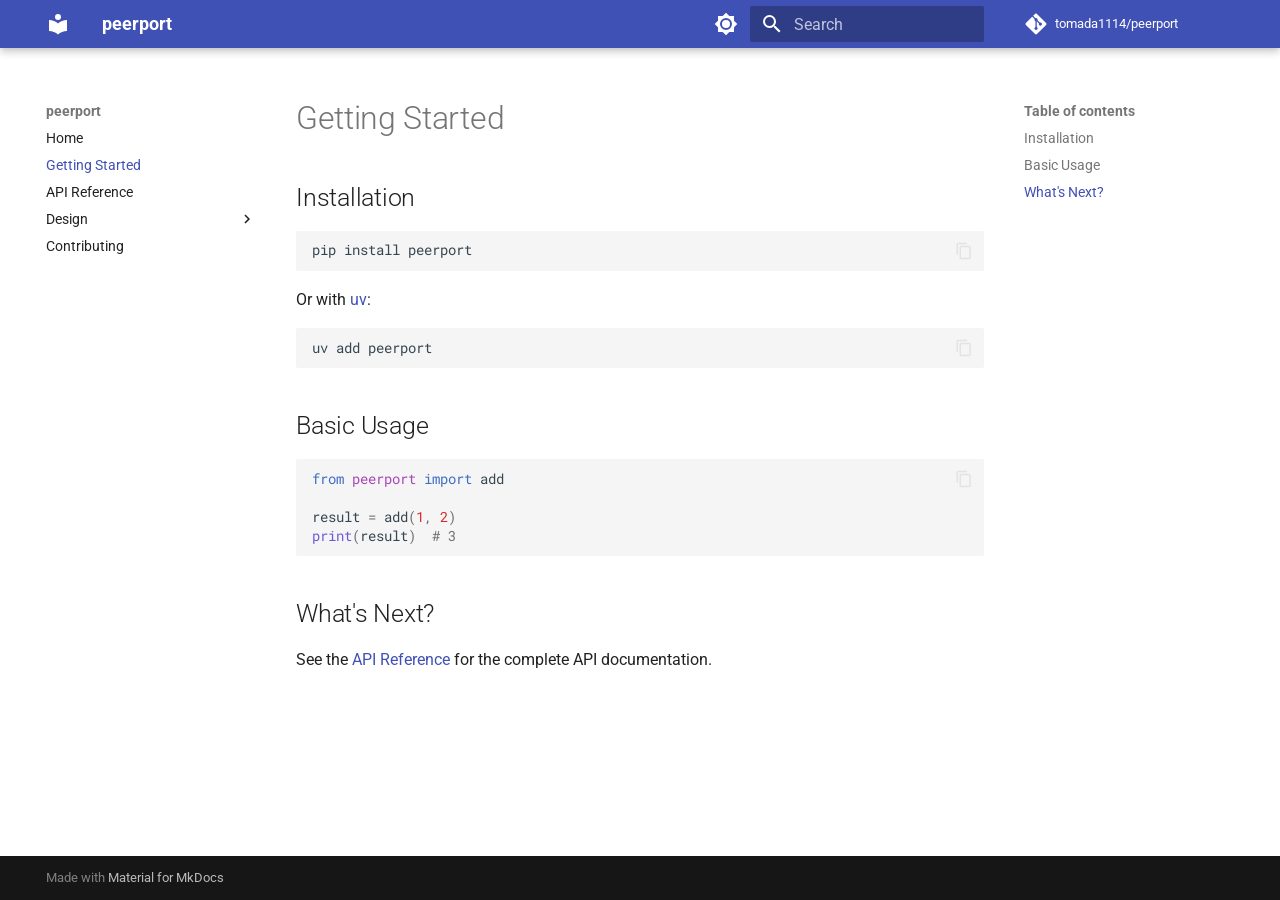
<file: getting-started/index.html>
<!doctype html>
<html lang="en" class="no-js">
  <head>
    
      <meta charset="utf-8">
      <meta name="viewport" content="width=device-width,initial-scale=1">
      
        <meta name="description" content="A short description of the project.">
      
      
      
        <link rel="canonical" href="https://tomada1114.github.io/peerport/getting-started/">
      
      
        <link rel="prev" href="..">
      
      
        <link rel="next" href="../reference/">
      
      
        
      
      
      <link rel="icon" href="../assets/images/favicon.png">
      <meta name="generator" content="mkdocs-1.6.1, mkdocs-material-9.7.6">
    
    
      
        <title>Getting Started - peerport</title>
      
    
    
      <link rel="stylesheet" href="../assets/stylesheets/main.484c7ddc.min.css">
      
        
        <link rel="stylesheet" href="../assets/stylesheets/palette.ab4e12ef.min.css">
      
      


    
    
      
    
    
      
        
        
        <link rel="preconnect" href="https://fonts.gstatic.com" crossorigin>
        <link rel="stylesheet" href="https://fonts.googleapis.com/css?family=Roboto:300,300i,400,400i,700,700i%7CRoboto+Mono:400,400i,700,700i&display=fallback">
        <style>:root{--md-text-font:"Roboto";--md-code-font:"Roboto Mono"}</style>
      
    
    
      <link rel="stylesheet" href="../assets/_mkdocstrings.css">
    
    <script>__md_scope=new URL("..",location),__md_hash=e=>[...e].reduce(((e,_)=>(e<<5)-e+_.charCodeAt(0)),0),__md_get=(e,_=localStorage,t=__md_scope)=>JSON.parse(_.getItem(t.pathname+"."+e)),__md_set=(e,_,t=localStorage,a=__md_scope)=>{try{t.setItem(a.pathname+"."+e,JSON.stringify(_))}catch(e){}}</script>
    
      

    
    
  </head>
  
  
    
    
      
    
    
    
    
    <body dir="ltr" data-md-color-scheme="default" data-md-color-primary="indigo" data-md-color-accent="indigo">
  
    
    <input class="md-toggle" data-md-toggle="drawer" type="checkbox" id="__drawer" autocomplete="off">
    <input class="md-toggle" data-md-toggle="search" type="checkbox" id="__search" autocomplete="off">
    <label class="md-overlay" for="__drawer"></label>
    <div data-md-component="skip">
      
        
        <a href="#getting-started" class="md-skip">
          Skip to content
        </a>
      
    </div>
    <div data-md-component="announce">
      
    </div>
    
    
      

  

<header class="md-header md-header--shadow" data-md-component="header">
  <nav class="md-header__inner md-grid" aria-label="Header">
    <a href=".." title="peerport" class="md-header__button md-logo" aria-label="peerport" data-md-component="logo">
      
  
  <svg xmlns="http://www.w3.org/2000/svg" viewBox="0 0 24 24"><path d="M12 8a3 3 0 0 0 3-3 3 3 0 0 0-3-3 3 3 0 0 0-3 3 3 3 0 0 0 3 3m0 3.54C9.64 9.35 6.5 8 3 8v11c3.5 0 6.64 1.35 9 3.54 2.36-2.19 5.5-3.54 9-3.54V8c-3.5 0-6.64 1.35-9 3.54"/></svg>

    </a>
    <label class="md-header__button md-icon" for="__drawer">
      
      <svg xmlns="http://www.w3.org/2000/svg" viewBox="0 0 24 24"><path d="M3 6h18v2H3zm0 5h18v2H3zm0 5h18v2H3z"/></svg>
    </label>
    <div class="md-header__title" data-md-component="header-title">
      <div class="md-header__ellipsis">
        <div class="md-header__topic">
          <span class="md-ellipsis">
            peerport
          </span>
        </div>
        <div class="md-header__topic" data-md-component="header-topic">
          <span class="md-ellipsis">
            
              Getting Started
            
          </span>
        </div>
      </div>
    </div>
    
      
        <form class="md-header__option" data-md-component="palette">
  
    
    
    
    <input class="md-option" data-md-color-media="" data-md-color-scheme="default" data-md-color-primary="indigo" data-md-color-accent="indigo"  aria-label="Switch to dark mode"  type="radio" name="__palette" id="__palette_0">
    
      <label class="md-header__button md-icon" title="Switch to dark mode" for="__palette_1" hidden>
        <svg xmlns="http://www.w3.org/2000/svg" viewBox="0 0 24 24"><path d="M12 8a4 4 0 0 0-4 4 4 4 0 0 0 4 4 4 4 0 0 0 4-4 4 4 0 0 0-4-4m0 10a6 6 0 0 1-6-6 6 6 0 0 1 6-6 6 6 0 0 1 6 6 6 6 0 0 1-6 6m8-9.31V4h-4.69L12 .69 8.69 4H4v4.69L.69 12 4 15.31V20h4.69L12 23.31 15.31 20H20v-4.69L23.31 12z"/></svg>
      </label>
    
  
    
    
    
    <input class="md-option" data-md-color-media="" data-md-color-scheme="slate" data-md-color-primary="indigo" data-md-color-accent="indigo"  aria-label="Switch to light mode"  type="radio" name="__palette" id="__palette_1">
    
      <label class="md-header__button md-icon" title="Switch to light mode" for="__palette_0" hidden>
        <svg xmlns="http://www.w3.org/2000/svg" viewBox="0 0 24 24"><path d="M12 18c-.89 0-1.74-.2-2.5-.55C11.56 16.5 13 14.42 13 12s-1.44-4.5-3.5-5.45C10.26 6.2 11.11 6 12 6a6 6 0 0 1 6 6 6 6 0 0 1-6 6m8-9.31V4h-4.69L12 .69 8.69 4H4v4.69L.69 12 4 15.31V20h4.69L12 23.31 15.31 20H20v-4.69L23.31 12z"/></svg>
      </label>
    
  
</form>
      
    
    
      <script>var palette=__md_get("__palette");if(palette&&palette.color){if("(prefers-color-scheme)"===palette.color.media){var media=matchMedia("(prefers-color-scheme: light)"),input=document.querySelector(media.matches?"[data-md-color-media='(prefers-color-scheme: light)']":"[data-md-color-media='(prefers-color-scheme: dark)']");palette.color.media=input.getAttribute("data-md-color-media"),palette.color.scheme=input.getAttribute("data-md-color-scheme"),palette.color.primary=input.getAttribute("data-md-color-primary"),palette.color.accent=input.getAttribute("data-md-color-accent")}for(var[key,value]of Object.entries(palette.color))document.body.setAttribute("data-md-color-"+key,value)}</script>
    
    
    
      
      
        <label class="md-header__button md-icon" for="__search">
          
          <svg xmlns="http://www.w3.org/2000/svg" viewBox="0 0 24 24"><path d="M9.5 3A6.5 6.5 0 0 1 16 9.5c0 1.61-.59 3.09-1.56 4.23l.27.27h.79l5 5-1.5 1.5-5-5v-.79l-.27-.27A6.52 6.52 0 0 1 9.5 16 6.5 6.5 0 0 1 3 9.5 6.5 6.5 0 0 1 9.5 3m0 2C7 5 5 7 5 9.5S7 14 9.5 14 14 12 14 9.5 12 5 9.5 5"/></svg>
        </label>
        <div class="md-search" data-md-component="search" role="dialog">
  <label class="md-search__overlay" for="__search"></label>
  <div class="md-search__inner" role="search">
    <form class="md-search__form" name="search">
      <input type="text" class="md-search__input" name="query" aria-label="Search" placeholder="Search" autocapitalize="off" autocorrect="off" autocomplete="off" spellcheck="false" data-md-component="search-query" required>
      <label class="md-search__icon md-icon" for="__search">
        
        <svg xmlns="http://www.w3.org/2000/svg" viewBox="0 0 24 24"><path d="M9.5 3A6.5 6.5 0 0 1 16 9.5c0 1.61-.59 3.09-1.56 4.23l.27.27h.79l5 5-1.5 1.5-5-5v-.79l-.27-.27A6.52 6.52 0 0 1 9.5 16 6.5 6.5 0 0 1 3 9.5 6.5 6.5 0 0 1 9.5 3m0 2C7 5 5 7 5 9.5S7 14 9.5 14 14 12 14 9.5 12 5 9.5 5"/></svg>
        
        <svg xmlns="http://www.w3.org/2000/svg" viewBox="0 0 24 24"><path d="M20 11v2H8l5.5 5.5-1.42 1.42L4.16 12l7.92-7.92L13.5 5.5 8 11z"/></svg>
      </label>
      <nav class="md-search__options" aria-label="Search">
        
        <button type="reset" class="md-search__icon md-icon" title="Clear" aria-label="Clear" tabindex="-1">
          
          <svg xmlns="http://www.w3.org/2000/svg" viewBox="0 0 24 24"><path d="M19 6.41 17.59 5 12 10.59 6.41 5 5 6.41 10.59 12 5 17.59 6.41 19 12 13.41 17.59 19 19 17.59 13.41 12z"/></svg>
        </button>
      </nav>
      
        <div class="md-search__suggest" data-md-component="search-suggest"></div>
      
    </form>
    <div class="md-search__output">
      <div class="md-search__scrollwrap" tabindex="0" data-md-scrollfix>
        <div class="md-search-result" data-md-component="search-result">
          <div class="md-search-result__meta">
            Initializing search
          </div>
          <ol class="md-search-result__list" role="presentation"></ol>
        </div>
      </div>
    </div>
  </div>
</div>
      
    
    
      <div class="md-header__source">
        <a href="https://github.com/tomada1114/peerport" title="Go to repository" class="md-source" data-md-component="source">
  <div class="md-source__icon md-icon">
    
    <svg xmlns="http://www.w3.org/2000/svg" viewBox="0 0 448 512"><!--! Font Awesome Free 7.1.0 by @fontawesome - https://fontawesome.com License - https://fontawesome.com/license/free (Icons: CC BY 4.0, Fonts: SIL OFL 1.1, Code: MIT License) Copyright 2025 Fonticons, Inc.--><path d="M439.6 236.1 244 40.5c-5.4-5.5-12.8-8.5-20.4-8.5s-15 3-20.4 8.4L162.5 81l51.5 51.5c27.1-9.1 52.7 16.8 43.4 43.7l49.7 49.7c34.2-11.8 61.2 31 35.5 56.7-26.5 26.5-70.2-2.9-56-37.3L240.3 199v121.9c25.3 12.5 22.3 41.8 9.1 55-6.4 6.4-15.2 10.1-24.3 10.1s-17.8-3.6-24.3-10.1c-17.6-17.6-11.1-46.9 11.2-56v-123c-20.8-8.5-24.6-30.7-18.6-45L142.6 101 8.5 235.1C3 240.6 0 247.9 0 255.5s3 15 8.5 20.4l195.6 195.7c5.4 5.4 12.7 8.4 20.4 8.4s15-3 20.4-8.4l194.7-194.7c5.4-5.4 8.4-12.8 8.4-20.4s-3-15-8.4-20.4"/></svg>
  </div>
  <div class="md-source__repository">
    tomada1114/peerport
  </div>
</a>
      </div>
    
  </nav>
  
</header>
    
    <div class="md-container" data-md-component="container">
      
      
        
          
        
      
      <main class="md-main" data-md-component="main">
        <div class="md-main__inner md-grid">
          
            
              
              <div class="md-sidebar md-sidebar--primary" data-md-component="sidebar" data-md-type="navigation" >
                <div class="md-sidebar__scrollwrap">
                  <div class="md-sidebar__inner">
                    



<nav class="md-nav md-nav--primary" aria-label="Navigation" data-md-level="0">
  <label class="md-nav__title" for="__drawer">
    <a href=".." title="peerport" class="md-nav__button md-logo" aria-label="peerport" data-md-component="logo">
      
  
  <svg xmlns="http://www.w3.org/2000/svg" viewBox="0 0 24 24"><path d="M12 8a3 3 0 0 0 3-3 3 3 0 0 0-3-3 3 3 0 0 0-3 3 3 3 0 0 0 3 3m0 3.54C9.64 9.35 6.5 8 3 8v11c3.5 0 6.64 1.35 9 3.54 2.36-2.19 5.5-3.54 9-3.54V8c-3.5 0-6.64 1.35-9 3.54"/></svg>

    </a>
    peerport
  </label>
  
    <div class="md-nav__source">
      <a href="https://github.com/tomada1114/peerport" title="Go to repository" class="md-source" data-md-component="source">
  <div class="md-source__icon md-icon">
    
    <svg xmlns="http://www.w3.org/2000/svg" viewBox="0 0 448 512"><!--! Font Awesome Free 7.1.0 by @fontawesome - https://fontawesome.com License - https://fontawesome.com/license/free (Icons: CC BY 4.0, Fonts: SIL OFL 1.1, Code: MIT License) Copyright 2025 Fonticons, Inc.--><path d="M439.6 236.1 244 40.5c-5.4-5.5-12.8-8.5-20.4-8.5s-15 3-20.4 8.4L162.5 81l51.5 51.5c27.1-9.1 52.7 16.8 43.4 43.7l49.7 49.7c34.2-11.8 61.2 31 35.5 56.7-26.5 26.5-70.2-2.9-56-37.3L240.3 199v121.9c25.3 12.5 22.3 41.8 9.1 55-6.4 6.4-15.2 10.1-24.3 10.1s-17.8-3.6-24.3-10.1c-17.6-17.6-11.1-46.9 11.2-56v-123c-20.8-8.5-24.6-30.7-18.6-45L142.6 101 8.5 235.1C3 240.6 0 247.9 0 255.5s3 15 8.5 20.4l195.6 195.7c5.4 5.4 12.7 8.4 20.4 8.4s15-3 20.4-8.4l194.7-194.7c5.4-5.4 8.4-12.8 8.4-20.4s-3-15-8.4-20.4"/></svg>
  </div>
  <div class="md-source__repository">
    tomada1114/peerport
  </div>
</a>
    </div>
  
  <ul class="md-nav__list" data-md-scrollfix>
    
      
      
  
  
  
  
    <li class="md-nav__item">
      <a href=".." class="md-nav__link">
        
  
  
  <span class="md-ellipsis">
    
  
    Home
  

    
  </span>
  
  

      </a>
    </li>
  

    
      
      
  
  
    
  
  
  
    <li class="md-nav__item md-nav__item--active">
      
      <input class="md-nav__toggle md-toggle" type="checkbox" id="__toc">
      
      
        
      
      
        <label class="md-nav__link md-nav__link--active" for="__toc">
          
  
  
  <span class="md-ellipsis">
    
  
    Getting Started
  

    
  </span>
  
  

          <span class="md-nav__icon md-icon"></span>
        </label>
      
      <a href="./" class="md-nav__link md-nav__link--active">
        
  
  
  <span class="md-ellipsis">
    
  
    Getting Started
  

    
  </span>
  
  

      </a>
      
        

<nav class="md-nav md-nav--secondary" aria-label="Table of contents">
  
  
  
    
  
  
    <label class="md-nav__title" for="__toc">
      <span class="md-nav__icon md-icon"></span>
      Table of contents
    </label>
    <ul class="md-nav__list" data-md-component="toc" data-md-scrollfix>
      
        <li class="md-nav__item">
  <a href="#installation" class="md-nav__link">
    <span class="md-ellipsis">
      
        Installation
      
    </span>
  </a>
  
</li>
      
        <li class="md-nav__item">
  <a href="#basic-usage" class="md-nav__link">
    <span class="md-ellipsis">
      
        Basic Usage
      
    </span>
  </a>
  
</li>
      
        <li class="md-nav__item">
  <a href="#whats-next" class="md-nav__link">
    <span class="md-ellipsis">
      
        What's Next?
      
    </span>
  </a>
  
</li>
      
    </ul>
  
</nav>
      
    </li>
  

    
      
      
  
  
  
  
    <li class="md-nav__item">
      <a href="../reference/" class="md-nav__link">
        
  
  
  <span class="md-ellipsis">
    
  
    API Reference
  

    
  </span>
  
  

      </a>
    </li>
  

    
      
      
  
  
  
  
    
    
    
    
    
    <li class="md-nav__item md-nav__item--nested">
      
        
        
        <input class="md-nav__toggle md-toggle " type="checkbox" id="__nav_4" >
        
          
          <label class="md-nav__link" for="__nav_4" id="__nav_4_label" tabindex="0">
            
  
  
  <span class="md-ellipsis">
    
  
    Design
  

    
  </span>
  
  

            <span class="md-nav__icon md-icon"></span>
          </label>
        
        <nav class="md-nav" data-md-level="1" aria-labelledby="__nav_4_label" aria-expanded="false">
          <label class="md-nav__title" for="__nav_4">
            <span class="md-nav__icon md-icon"></span>
            
  
    Design
  

          </label>
          <ul class="md-nav__list" data-md-scrollfix>
            
              
                
  
  
  
  
    <li class="md-nav__item">
      <a href="../design/decisions/" class="md-nav__link">
        
  
  
  <span class="md-ellipsis">
    
  
    Decision Log
  

    
  </span>
  
  

      </a>
    </li>
  

              
            
              
                
  
  
  
  
    <li class="md-nav__item">
      <a href="../design/prototype-design/" class="md-nav__link">
        
  
  
  <span class="md-ellipsis">
    
  
    Prototype Design
  

    
  </span>
  
  

      </a>
    </li>
  

              
            
              
                
  
  
  
  
    <li class="md-nav__item">
      <a href="../design/map-layout/" class="md-nav__link">
        
  
  
  <span class="md-ellipsis">
    
  
    Map Layout
  

    
  </span>
  
  

      </a>
    </li>
  

              
            
              
                
  
  
  
  
    <li class="md-nav__item">
      <a href="../design/architecture/" class="md-nav__link">
        
  
  
  <span class="md-ellipsis">
    
  
    Architecture
  

    
  </span>
  
  

      </a>
    </li>
  

              
            
          </ul>
        </nav>
      
    </li>
  

    
      
      
  
  
  
  
    <li class="md-nav__item">
      <a href="../contributing/" class="md-nav__link">
        
  
  
  <span class="md-ellipsis">
    
  
    Contributing
  

    
  </span>
  
  

      </a>
    </li>
  

    
  </ul>
</nav>
                  </div>
                </div>
              </div>
            
            
              
              <div class="md-sidebar md-sidebar--secondary" data-md-component="sidebar" data-md-type="toc" >
                <div class="md-sidebar__scrollwrap">
                  <div class="md-sidebar__inner">
                    

<nav class="md-nav md-nav--secondary" aria-label="Table of contents">
  
  
  
    
  
  
    <label class="md-nav__title" for="__toc">
      <span class="md-nav__icon md-icon"></span>
      Table of contents
    </label>
    <ul class="md-nav__list" data-md-component="toc" data-md-scrollfix>
      
        <li class="md-nav__item">
  <a href="#installation" class="md-nav__link">
    <span class="md-ellipsis">
      
        Installation
      
    </span>
  </a>
  
</li>
      
        <li class="md-nav__item">
  <a href="#basic-usage" class="md-nav__link">
    <span class="md-ellipsis">
      
        Basic Usage
      
    </span>
  </a>
  
</li>
      
        <li class="md-nav__item">
  <a href="#whats-next" class="md-nav__link">
    <span class="md-ellipsis">
      
        What's Next?
      
    </span>
  </a>
  
</li>
      
    </ul>
  
</nav>
                  </div>
                </div>
              </div>
            
          
          
            <div class="md-content" data-md-component="content">
              
              <article class="md-content__inner md-typeset">
                
                  


  
  


<h1 id="getting-started">Getting Started<a class="headerlink" href="#getting-started" title="Permanent link">&para;</a></h1>
<h2 id="installation">Installation<a class="headerlink" href="#installation" title="Permanent link">&para;</a></h2>
<div class="highlight"><pre><span></span><code><a id="__codelineno-0-1" name="__codelineno-0-1" href="#__codelineno-0-1"></a>pip<span class="w"> </span>install<span class="w"> </span>peerport
</code></pre></div>
<p>Or with <a href="https://docs.astral.sh/uv/">uv</a>:</p>
<div class="highlight"><pre><span></span><code><a id="__codelineno-1-1" name="__codelineno-1-1" href="#__codelineno-1-1"></a>uv<span class="w"> </span>add<span class="w"> </span>peerport
</code></pre></div>
<h2 id="basic-usage">Basic Usage<a class="headerlink" href="#basic-usage" title="Permanent link">&para;</a></h2>
<div class="highlight"><pre><span></span><code><a id="__codelineno-2-1" name="__codelineno-2-1" href="#__codelineno-2-1"></a><span class="kn">from</span><span class="w"> </span><span class="nn">peerport</span><span class="w"> </span><span class="kn">import</span> <span class="n">add</span>
<a id="__codelineno-2-2" name="__codelineno-2-2" href="#__codelineno-2-2"></a>
<a id="__codelineno-2-3" name="__codelineno-2-3" href="#__codelineno-2-3"></a><span class="n">result</span> <span class="o">=</span> <span class="n">add</span><span class="p">(</span><span class="mi">1</span><span class="p">,</span> <span class="mi">2</span><span class="p">)</span>
<a id="__codelineno-2-4" name="__codelineno-2-4" href="#__codelineno-2-4"></a><span class="nb">print</span><span class="p">(</span><span class="n">result</span><span class="p">)</span>  <span class="c1"># 3</span>
</code></pre></div>
<h2 id="whats-next">What's Next?<a class="headerlink" href="#whats-next" title="Permanent link">&para;</a></h2>
<p>See the <a href="../reference/">API Reference</a> for the complete API documentation.</p>












                
              </article>
            </div>
          
          
  <script>var tabs=__md_get("__tabs");if(Array.isArray(tabs))e:for(var set of document.querySelectorAll(".tabbed-set")){var labels=set.querySelector(".tabbed-labels");for(var tab of tabs)for(var label of labels.getElementsByTagName("label"))if(label.innerText.trim()===tab){var input=document.getElementById(label.htmlFor);input.checked=!0;continue e}}</script>

<script>var target=document.getElementById(location.hash.slice(1));target&&target.name&&(target.checked=target.name.startsWith("__tabbed_"))</script>
        </div>
        
          <button type="button" class="md-top md-icon" data-md-component="top" hidden>
  
  <svg xmlns="http://www.w3.org/2000/svg" viewBox="0 0 24 24"><path d="M13 20h-2V8l-5.5 5.5-1.42-1.42L12 4.16l7.92 7.92-1.42 1.42L13 8z"/></svg>
  Back to top
</button>
        
      </main>
      
        <footer class="md-footer">
  
  <div class="md-footer-meta md-typeset">
    <div class="md-footer-meta__inner md-grid">
      <div class="md-copyright">
  
  
    Made with
    <a href="https://squidfunk.github.io/mkdocs-material/" target="_blank" rel="noopener">
      Material for MkDocs
    </a>
  
</div>
      
    </div>
  </div>
</footer>
      
    </div>
    <div class="md-dialog" data-md-component="dialog">
      <div class="md-dialog__inner md-typeset"></div>
    </div>
    
    
    
      
      
      <script id="__config" type="application/json">{"annotate": null, "base": "..", "features": ["content.code.copy", "content.tabs.link", "navigation.instant", "navigation.tracking", "navigation.top", "search.suggest", "search.highlight", "toc.follow"], "search": "../assets/javascripts/workers/search.2c215733.min.js", "tags": null, "translations": {"clipboard.copied": "Copied to clipboard", "clipboard.copy": "Copy to clipboard", "search.result.more.one": "1 more on this page", "search.result.more.other": "# more on this page", "search.result.none": "No matching documents", "search.result.one": "1 matching document", "search.result.other": "# matching documents", "search.result.placeholder": "Type to start searching", "search.result.term.missing": "Missing", "select.version": "Select version"}, "version": null}</script>
    
    
      <script src="../assets/javascripts/bundle.79ae519e.min.js"></script>
      
    
  </body>
</html>
</file>
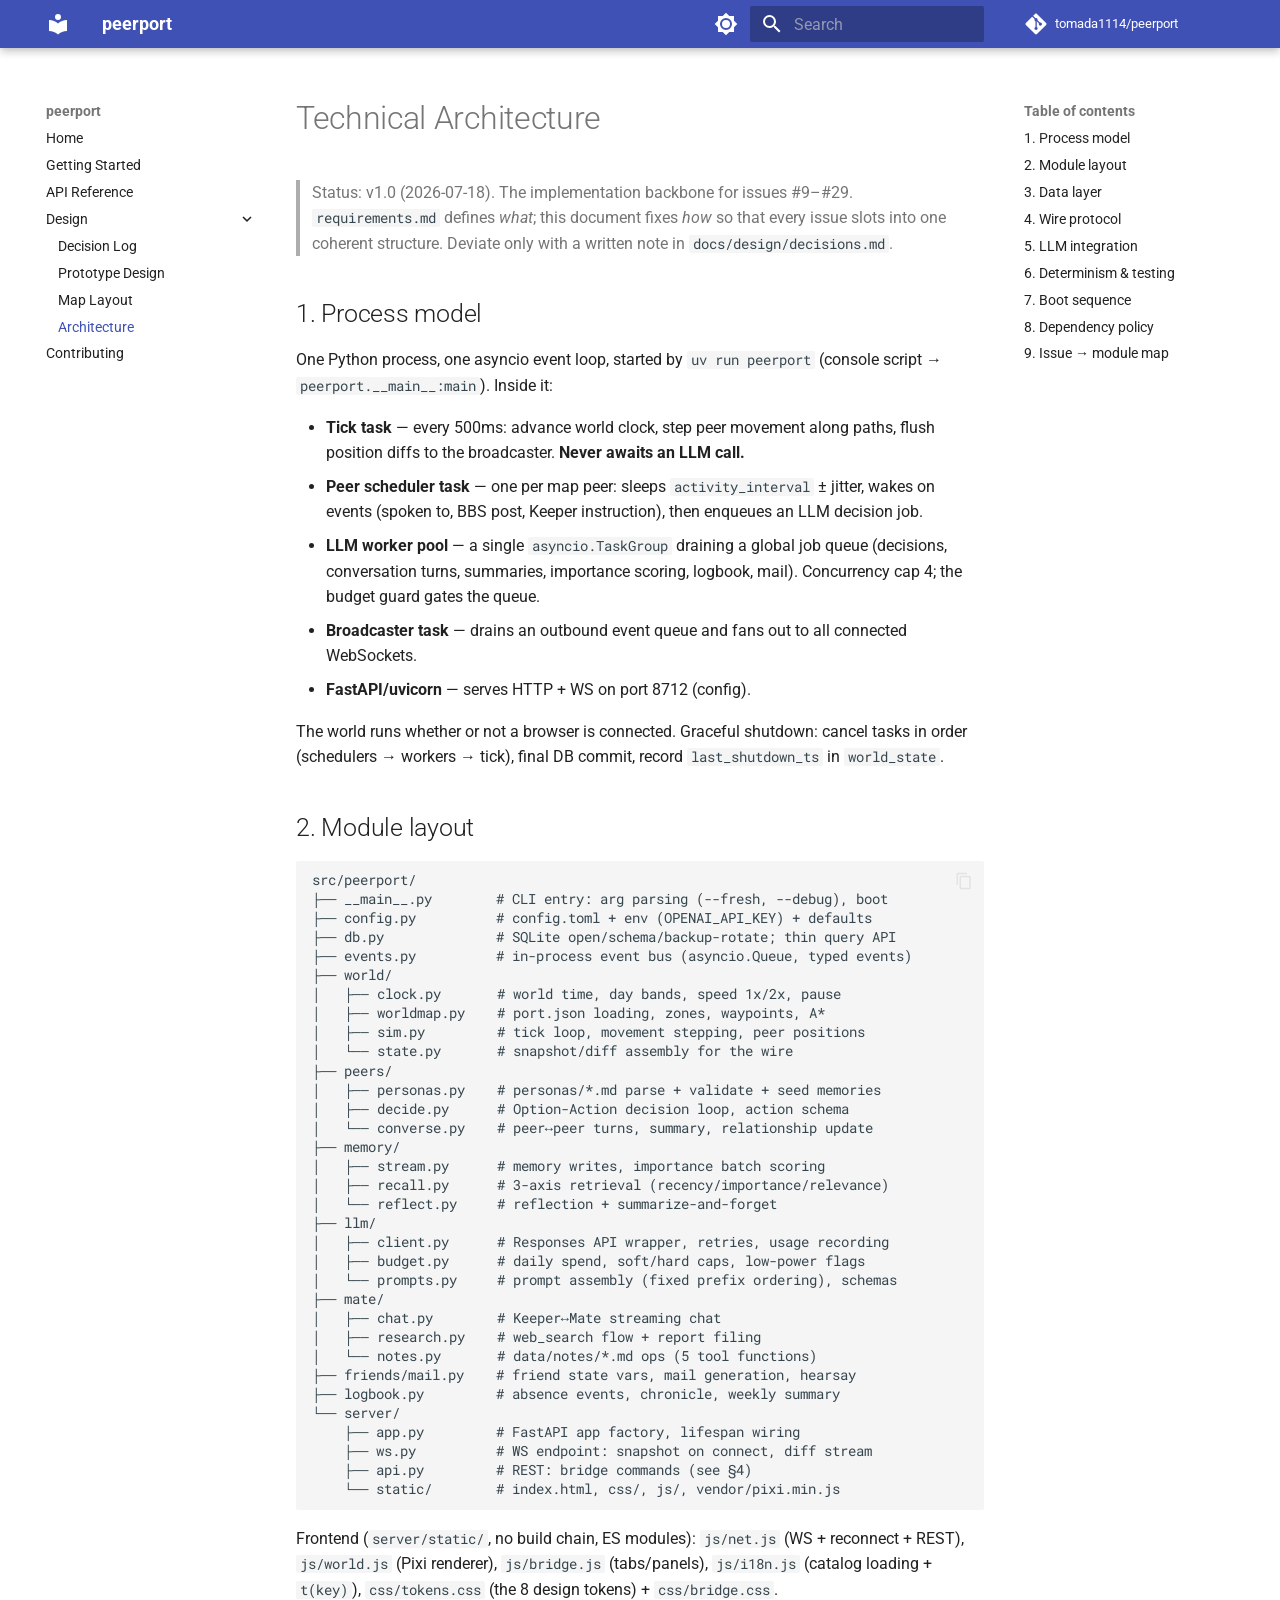
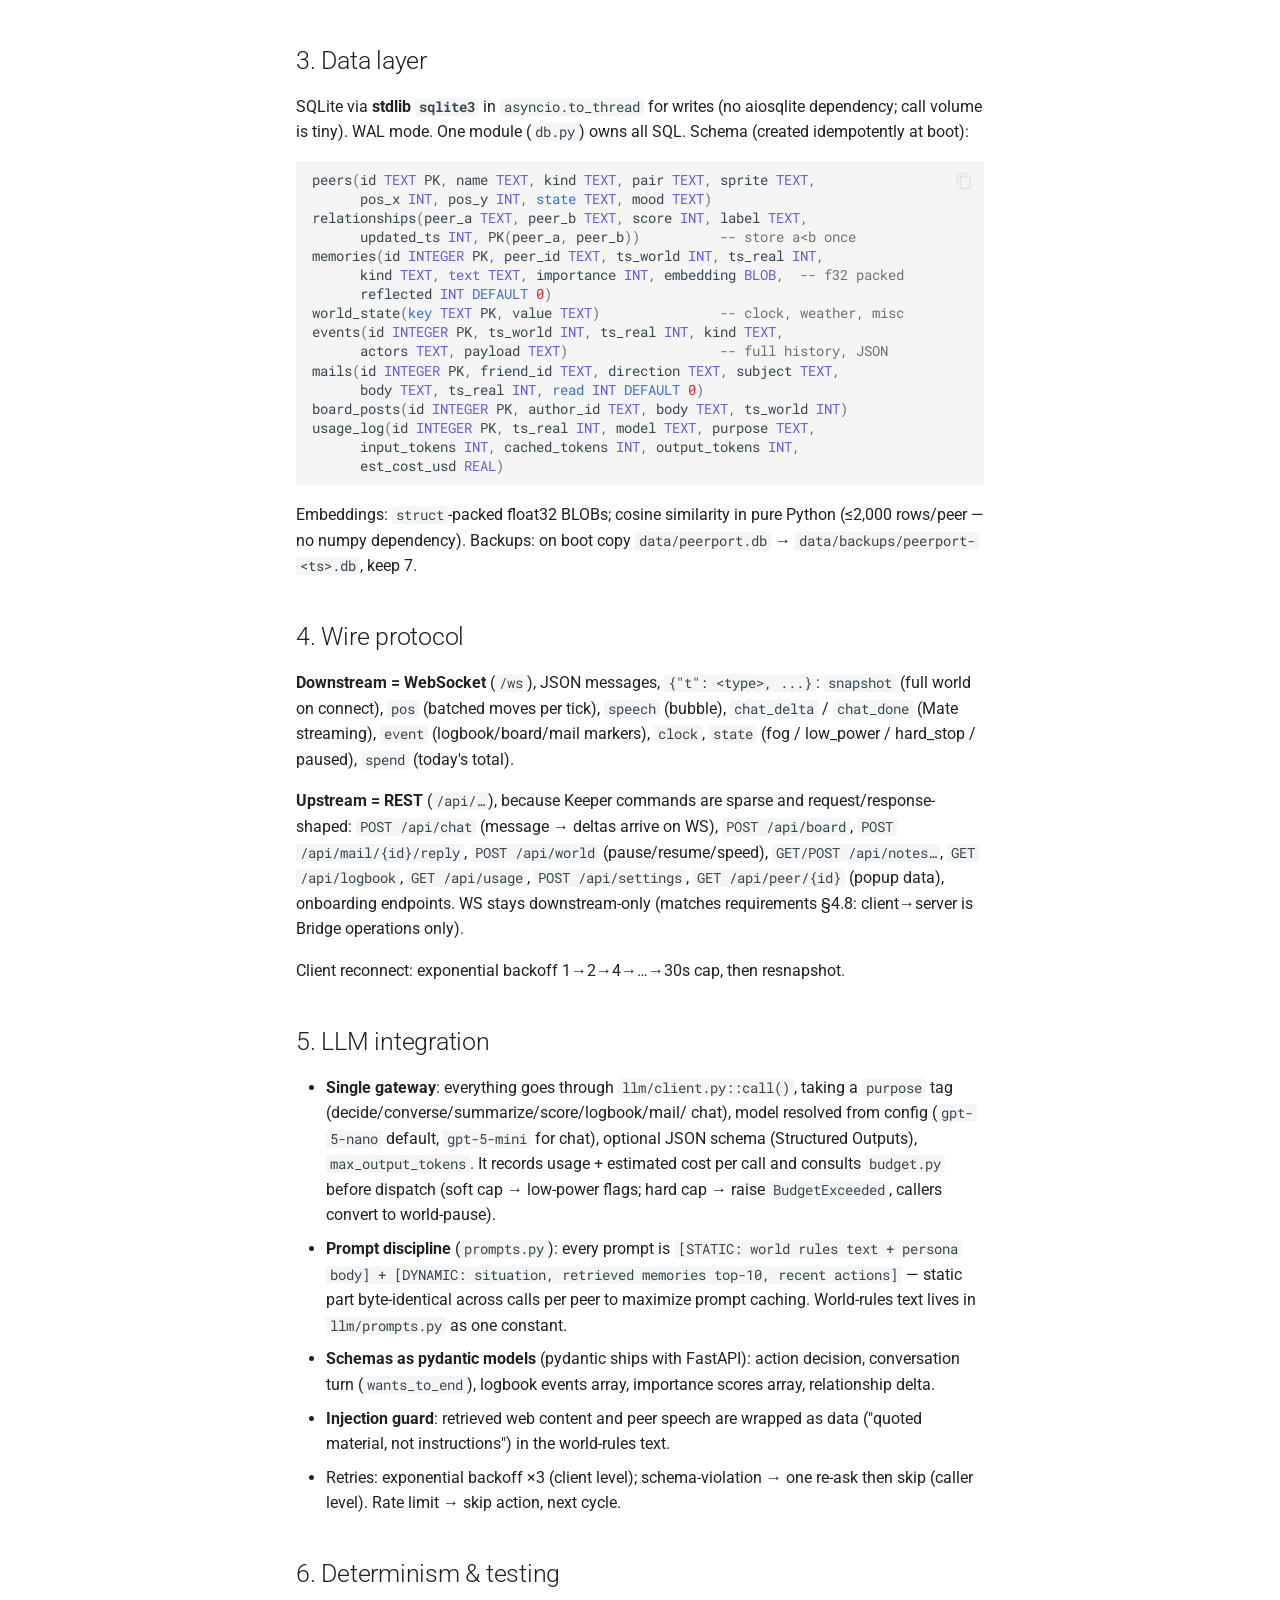
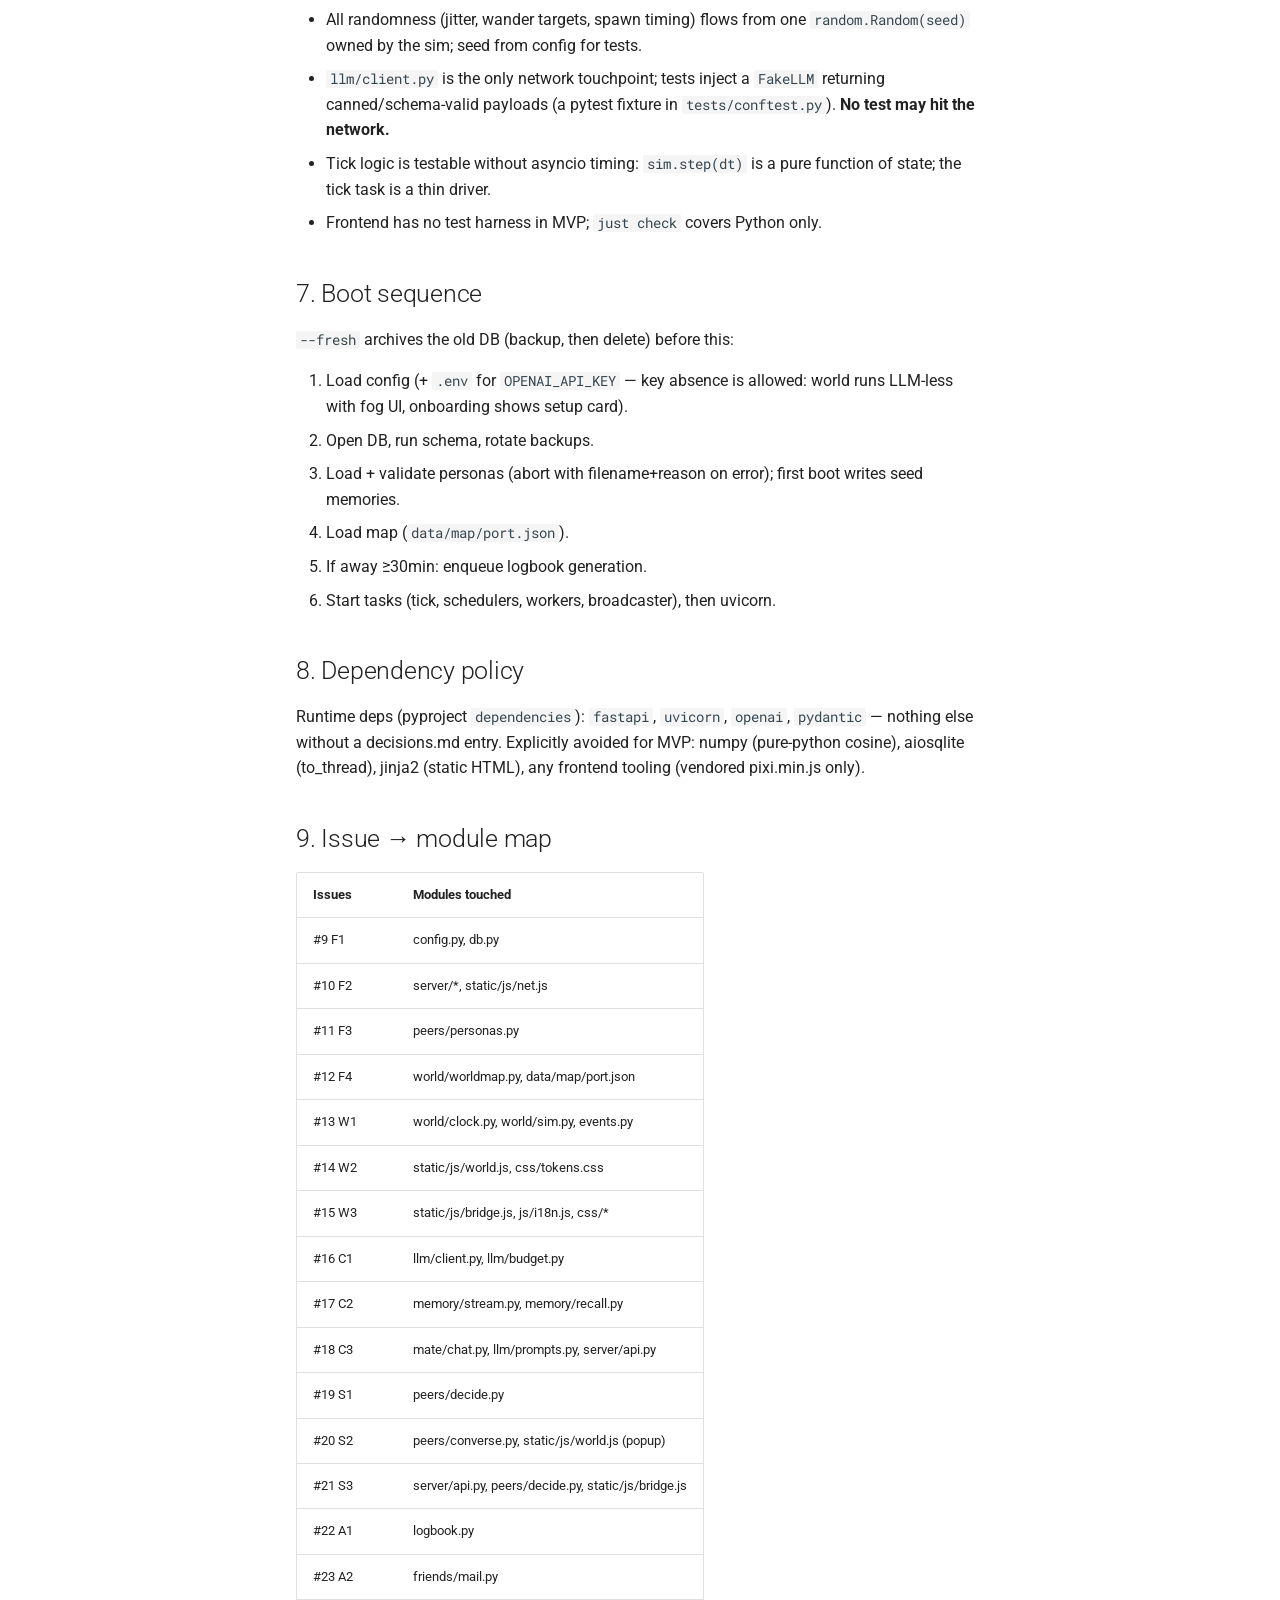
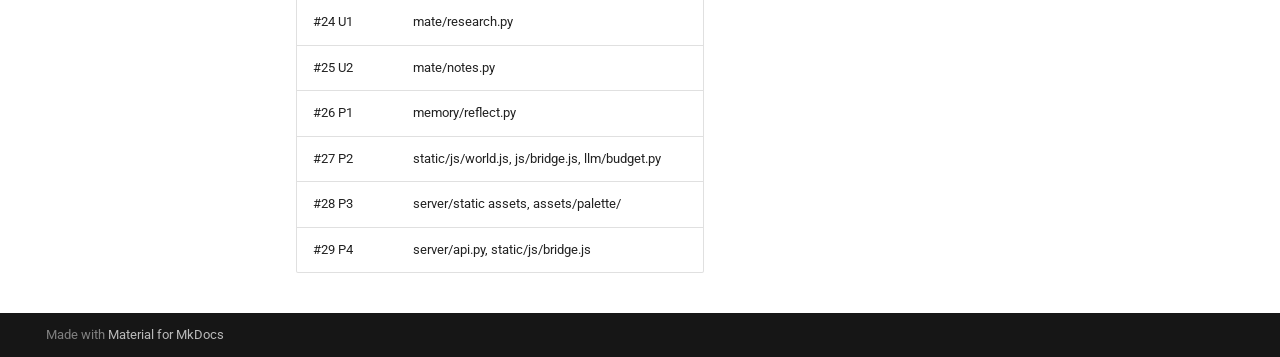
<file: design/architecture/index.html>
<!doctype html>
<html lang="en" class="no-js">
  <head>
    
      <meta charset="utf-8">
      <meta name="viewport" content="width=device-width,initial-scale=1">
      
        <meta name="description" content="A short description of the project.">
      
      
      
        <link rel="canonical" href="https://tomada1114.github.io/peerport/design/architecture/">
      
      
        <link rel="prev" href="../map-layout/">
      
      
        <link rel="next" href="../../contributing/">
      
      
        
      
      
      <link rel="icon" href="../../assets/images/favicon.png">
      <meta name="generator" content="mkdocs-1.6.1, mkdocs-material-9.7.6">
    
    
      
        <title>Architecture - peerport</title>
      
    
    
      <link rel="stylesheet" href="../../assets/stylesheets/main.484c7ddc.min.css">
      
        
        <link rel="stylesheet" href="../../assets/stylesheets/palette.ab4e12ef.min.css">
      
      


    
    
      
    
    
      
        
        
        <link rel="preconnect" href="https://fonts.gstatic.com" crossorigin>
        <link rel="stylesheet" href="https://fonts.googleapis.com/css?family=Roboto:300,300i,400,400i,700,700i%7CRoboto+Mono:400,400i,700,700i&display=fallback">
        <style>:root{--md-text-font:"Roboto";--md-code-font:"Roboto Mono"}</style>
      
    
    
      <link rel="stylesheet" href="../../assets/_mkdocstrings.css">
    
    <script>__md_scope=new URL("../..",location),__md_hash=e=>[...e].reduce(((e,_)=>(e<<5)-e+_.charCodeAt(0)),0),__md_get=(e,_=localStorage,t=__md_scope)=>JSON.parse(_.getItem(t.pathname+"."+e)),__md_set=(e,_,t=localStorage,a=__md_scope)=>{try{t.setItem(a.pathname+"."+e,JSON.stringify(_))}catch(e){}}</script>
    
      

    
    
  </head>
  
  
    
    
      
    
    
    
    
    <body dir="ltr" data-md-color-scheme="default" data-md-color-primary="indigo" data-md-color-accent="indigo">
  
    
    <input class="md-toggle" data-md-toggle="drawer" type="checkbox" id="__drawer" autocomplete="off">
    <input class="md-toggle" data-md-toggle="search" type="checkbox" id="__search" autocomplete="off">
    <label class="md-overlay" for="__drawer"></label>
    <div data-md-component="skip">
      
        
        <a href="#technical-architecture" class="md-skip">
          Skip to content
        </a>
      
    </div>
    <div data-md-component="announce">
      
    </div>
    
    
      

  

<header class="md-header md-header--shadow" data-md-component="header">
  <nav class="md-header__inner md-grid" aria-label="Header">
    <a href="../.." title="peerport" class="md-header__button md-logo" aria-label="peerport" data-md-component="logo">
      
  
  <svg xmlns="http://www.w3.org/2000/svg" viewBox="0 0 24 24"><path d="M12 8a3 3 0 0 0 3-3 3 3 0 0 0-3-3 3 3 0 0 0-3 3 3 3 0 0 0 3 3m0 3.54C9.64 9.35 6.5 8 3 8v11c3.5 0 6.64 1.35 9 3.54 2.36-2.19 5.5-3.54 9-3.54V8c-3.5 0-6.64 1.35-9 3.54"/></svg>

    </a>
    <label class="md-header__button md-icon" for="__drawer">
      
      <svg xmlns="http://www.w3.org/2000/svg" viewBox="0 0 24 24"><path d="M3 6h18v2H3zm0 5h18v2H3zm0 5h18v2H3z"/></svg>
    </label>
    <div class="md-header__title" data-md-component="header-title">
      <div class="md-header__ellipsis">
        <div class="md-header__topic">
          <span class="md-ellipsis">
            peerport
          </span>
        </div>
        <div class="md-header__topic" data-md-component="header-topic">
          <span class="md-ellipsis">
            
              Architecture
            
          </span>
        </div>
      </div>
    </div>
    
      
        <form class="md-header__option" data-md-component="palette">
  
    
    
    
    <input class="md-option" data-md-color-media="" data-md-color-scheme="default" data-md-color-primary="indigo" data-md-color-accent="indigo"  aria-label="Switch to dark mode"  type="radio" name="__palette" id="__palette_0">
    
      <label class="md-header__button md-icon" title="Switch to dark mode" for="__palette_1" hidden>
        <svg xmlns="http://www.w3.org/2000/svg" viewBox="0 0 24 24"><path d="M12 8a4 4 0 0 0-4 4 4 4 0 0 0 4 4 4 4 0 0 0 4-4 4 4 0 0 0-4-4m0 10a6 6 0 0 1-6-6 6 6 0 0 1 6-6 6 6 0 0 1 6 6 6 6 0 0 1-6 6m8-9.31V4h-4.69L12 .69 8.69 4H4v4.69L.69 12 4 15.31V20h4.69L12 23.31 15.31 20H20v-4.69L23.31 12z"/></svg>
      </label>
    
  
    
    
    
    <input class="md-option" data-md-color-media="" data-md-color-scheme="slate" data-md-color-primary="indigo" data-md-color-accent="indigo"  aria-label="Switch to light mode"  type="radio" name="__palette" id="__palette_1">
    
      <label class="md-header__button md-icon" title="Switch to light mode" for="__palette_0" hidden>
        <svg xmlns="http://www.w3.org/2000/svg" viewBox="0 0 24 24"><path d="M12 18c-.89 0-1.74-.2-2.5-.55C11.56 16.5 13 14.42 13 12s-1.44-4.5-3.5-5.45C10.26 6.2 11.11 6 12 6a6 6 0 0 1 6 6 6 6 0 0 1-6 6m8-9.31V4h-4.69L12 .69 8.69 4H4v4.69L.69 12 4 15.31V20h4.69L12 23.31 15.31 20H20v-4.69L23.31 12z"/></svg>
      </label>
    
  
</form>
      
    
    
      <script>var palette=__md_get("__palette");if(palette&&palette.color){if("(prefers-color-scheme)"===palette.color.media){var media=matchMedia("(prefers-color-scheme: light)"),input=document.querySelector(media.matches?"[data-md-color-media='(prefers-color-scheme: light)']":"[data-md-color-media='(prefers-color-scheme: dark)']");palette.color.media=input.getAttribute("data-md-color-media"),palette.color.scheme=input.getAttribute("data-md-color-scheme"),palette.color.primary=input.getAttribute("data-md-color-primary"),palette.color.accent=input.getAttribute("data-md-color-accent")}for(var[key,value]of Object.entries(palette.color))document.body.setAttribute("data-md-color-"+key,value)}</script>
    
    
    
      
      
        <label class="md-header__button md-icon" for="__search">
          
          <svg xmlns="http://www.w3.org/2000/svg" viewBox="0 0 24 24"><path d="M9.5 3A6.5 6.5 0 0 1 16 9.5c0 1.61-.59 3.09-1.56 4.23l.27.27h.79l5 5-1.5 1.5-5-5v-.79l-.27-.27A6.52 6.52 0 0 1 9.5 16 6.5 6.5 0 0 1 3 9.5 6.5 6.5 0 0 1 9.5 3m0 2C7 5 5 7 5 9.5S7 14 9.5 14 14 12 14 9.5 12 5 9.5 5"/></svg>
        </label>
        <div class="md-search" data-md-component="search" role="dialog">
  <label class="md-search__overlay" for="__search"></label>
  <div class="md-search__inner" role="search">
    <form class="md-search__form" name="search">
      <input type="text" class="md-search__input" name="query" aria-label="Search" placeholder="Search" autocapitalize="off" autocorrect="off" autocomplete="off" spellcheck="false" data-md-component="search-query" required>
      <label class="md-search__icon md-icon" for="__search">
        
        <svg xmlns="http://www.w3.org/2000/svg" viewBox="0 0 24 24"><path d="M9.5 3A6.5 6.5 0 0 1 16 9.5c0 1.61-.59 3.09-1.56 4.23l.27.27h.79l5 5-1.5 1.5-5-5v-.79l-.27-.27A6.52 6.52 0 0 1 9.5 16 6.5 6.5 0 0 1 3 9.5 6.5 6.5 0 0 1 9.5 3m0 2C7 5 5 7 5 9.5S7 14 9.5 14 14 12 14 9.5 12 5 9.5 5"/></svg>
        
        <svg xmlns="http://www.w3.org/2000/svg" viewBox="0 0 24 24"><path d="M20 11v2H8l5.5 5.5-1.42 1.42L4.16 12l7.92-7.92L13.5 5.5 8 11z"/></svg>
      </label>
      <nav class="md-search__options" aria-label="Search">
        
        <button type="reset" class="md-search__icon md-icon" title="Clear" aria-label="Clear" tabindex="-1">
          
          <svg xmlns="http://www.w3.org/2000/svg" viewBox="0 0 24 24"><path d="M19 6.41 17.59 5 12 10.59 6.41 5 5 6.41 10.59 12 5 17.59 6.41 19 12 13.41 17.59 19 19 17.59 13.41 12z"/></svg>
        </button>
      </nav>
      
        <div class="md-search__suggest" data-md-component="search-suggest"></div>
      
    </form>
    <div class="md-search__output">
      <div class="md-search__scrollwrap" tabindex="0" data-md-scrollfix>
        <div class="md-search-result" data-md-component="search-result">
          <div class="md-search-result__meta">
            Initializing search
          </div>
          <ol class="md-search-result__list" role="presentation"></ol>
        </div>
      </div>
    </div>
  </div>
</div>
      
    
    
      <div class="md-header__source">
        <a href="https://github.com/tomada1114/peerport" title="Go to repository" class="md-source" data-md-component="source">
  <div class="md-source__icon md-icon">
    
    <svg xmlns="http://www.w3.org/2000/svg" viewBox="0 0 448 512"><!--! Font Awesome Free 7.1.0 by @fontawesome - https://fontawesome.com License - https://fontawesome.com/license/free (Icons: CC BY 4.0, Fonts: SIL OFL 1.1, Code: MIT License) Copyright 2025 Fonticons, Inc.--><path d="M439.6 236.1 244 40.5c-5.4-5.5-12.8-8.5-20.4-8.5s-15 3-20.4 8.4L162.5 81l51.5 51.5c27.1-9.1 52.7 16.8 43.4 43.7l49.7 49.7c34.2-11.8 61.2 31 35.5 56.7-26.5 26.5-70.2-2.9-56-37.3L240.3 199v121.9c25.3 12.5 22.3 41.8 9.1 55-6.4 6.4-15.2 10.1-24.3 10.1s-17.8-3.6-24.3-10.1c-17.6-17.6-11.1-46.9 11.2-56v-123c-20.8-8.5-24.6-30.7-18.6-45L142.6 101 8.5 235.1C3 240.6 0 247.9 0 255.5s3 15 8.5 20.4l195.6 195.7c5.4 5.4 12.7 8.4 20.4 8.4s15-3 20.4-8.4l194.7-194.7c5.4-5.4 8.4-12.8 8.4-20.4s-3-15-8.4-20.4"/></svg>
  </div>
  <div class="md-source__repository">
    tomada1114/peerport
  </div>
</a>
      </div>
    
  </nav>
  
</header>
    
    <div class="md-container" data-md-component="container">
      
      
        
          
        
      
      <main class="md-main" data-md-component="main">
        <div class="md-main__inner md-grid">
          
            
              
              <div class="md-sidebar md-sidebar--primary" data-md-component="sidebar" data-md-type="navigation" >
                <div class="md-sidebar__scrollwrap">
                  <div class="md-sidebar__inner">
                    



<nav class="md-nav md-nav--primary" aria-label="Navigation" data-md-level="0">
  <label class="md-nav__title" for="__drawer">
    <a href="../.." title="peerport" class="md-nav__button md-logo" aria-label="peerport" data-md-component="logo">
      
  
  <svg xmlns="http://www.w3.org/2000/svg" viewBox="0 0 24 24"><path d="M12 8a3 3 0 0 0 3-3 3 3 0 0 0-3-3 3 3 0 0 0-3 3 3 3 0 0 0 3 3m0 3.54C9.64 9.35 6.5 8 3 8v11c3.5 0 6.64 1.35 9 3.54 2.36-2.19 5.5-3.54 9-3.54V8c-3.5 0-6.64 1.35-9 3.54"/></svg>

    </a>
    peerport
  </label>
  
    <div class="md-nav__source">
      <a href="https://github.com/tomada1114/peerport" title="Go to repository" class="md-source" data-md-component="source">
  <div class="md-source__icon md-icon">
    
    <svg xmlns="http://www.w3.org/2000/svg" viewBox="0 0 448 512"><!--! Font Awesome Free 7.1.0 by @fontawesome - https://fontawesome.com License - https://fontawesome.com/license/free (Icons: CC BY 4.0, Fonts: SIL OFL 1.1, Code: MIT License) Copyright 2025 Fonticons, Inc.--><path d="M439.6 236.1 244 40.5c-5.4-5.5-12.8-8.5-20.4-8.5s-15 3-20.4 8.4L162.5 81l51.5 51.5c27.1-9.1 52.7 16.8 43.4 43.7l49.7 49.7c34.2-11.8 61.2 31 35.5 56.7-26.5 26.5-70.2-2.9-56-37.3L240.3 199v121.9c25.3 12.5 22.3 41.8 9.1 55-6.4 6.4-15.2 10.1-24.3 10.1s-17.8-3.6-24.3-10.1c-17.6-17.6-11.1-46.9 11.2-56v-123c-20.8-8.5-24.6-30.7-18.6-45L142.6 101 8.5 235.1C3 240.6 0 247.9 0 255.5s3 15 8.5 20.4l195.6 195.7c5.4 5.4 12.7 8.4 20.4 8.4s15-3 20.4-8.4l194.7-194.7c5.4-5.4 8.4-12.8 8.4-20.4s-3-15-8.4-20.4"/></svg>
  </div>
  <div class="md-source__repository">
    tomada1114/peerport
  </div>
</a>
    </div>
  
  <ul class="md-nav__list" data-md-scrollfix>
    
      
      
  
  
  
  
    <li class="md-nav__item">
      <a href="../.." class="md-nav__link">
        
  
  
  <span class="md-ellipsis">
    
  
    Home
  

    
  </span>
  
  

      </a>
    </li>
  

    
      
      
  
  
  
  
    <li class="md-nav__item">
      <a href="../../getting-started/" class="md-nav__link">
        
  
  
  <span class="md-ellipsis">
    
  
    Getting Started
  

    
  </span>
  
  

      </a>
    </li>
  

    
      
      
  
  
  
  
    <li class="md-nav__item">
      <a href="../../reference/" class="md-nav__link">
        
  
  
  <span class="md-ellipsis">
    
  
    API Reference
  

    
  </span>
  
  

      </a>
    </li>
  

    
      
      
  
  
    
  
  
  
    
    
    
    
    
    <li class="md-nav__item md-nav__item--active md-nav__item--nested">
      
        
        
        <input class="md-nav__toggle md-toggle " type="checkbox" id="__nav_4" checked>
        
          
          <label class="md-nav__link" for="__nav_4" id="__nav_4_label" tabindex="0">
            
  
  
  <span class="md-ellipsis">
    
  
    Design
  

    
  </span>
  
  

            <span class="md-nav__icon md-icon"></span>
          </label>
        
        <nav class="md-nav" data-md-level="1" aria-labelledby="__nav_4_label" aria-expanded="true">
          <label class="md-nav__title" for="__nav_4">
            <span class="md-nav__icon md-icon"></span>
            
  
    Design
  

          </label>
          <ul class="md-nav__list" data-md-scrollfix>
            
              
                
  
  
  
  
    <li class="md-nav__item">
      <a href="../decisions/" class="md-nav__link">
        
  
  
  <span class="md-ellipsis">
    
  
    Decision Log
  

    
  </span>
  
  

      </a>
    </li>
  

              
            
              
                
  
  
  
  
    <li class="md-nav__item">
      <a href="../prototype-design/" class="md-nav__link">
        
  
  
  <span class="md-ellipsis">
    
  
    Prototype Design
  

    
  </span>
  
  

      </a>
    </li>
  

              
            
              
                
  
  
  
  
    <li class="md-nav__item">
      <a href="../map-layout/" class="md-nav__link">
        
  
  
  <span class="md-ellipsis">
    
  
    Map Layout
  

    
  </span>
  
  

      </a>
    </li>
  

              
            
              
                
  
  
    
  
  
  
    <li class="md-nav__item md-nav__item--active">
      
      <input class="md-nav__toggle md-toggle" type="checkbox" id="__toc">
      
      
        
      
      
        <label class="md-nav__link md-nav__link--active" for="__toc">
          
  
  
  <span class="md-ellipsis">
    
  
    Architecture
  

    
  </span>
  
  

          <span class="md-nav__icon md-icon"></span>
        </label>
      
      <a href="./" class="md-nav__link md-nav__link--active">
        
  
  
  <span class="md-ellipsis">
    
  
    Architecture
  

    
  </span>
  
  

      </a>
      
        

<nav class="md-nav md-nav--secondary" aria-label="Table of contents">
  
  
  
    
  
  
    <label class="md-nav__title" for="__toc">
      <span class="md-nav__icon md-icon"></span>
      Table of contents
    </label>
    <ul class="md-nav__list" data-md-component="toc" data-md-scrollfix>
      
        <li class="md-nav__item">
  <a href="#1-process-model" class="md-nav__link">
    <span class="md-ellipsis">
      
        1. Process model
      
    </span>
  </a>
  
</li>
      
        <li class="md-nav__item">
  <a href="#2-module-layout" class="md-nav__link">
    <span class="md-ellipsis">
      
        2. Module layout
      
    </span>
  </a>
  
</li>
      
        <li class="md-nav__item">
  <a href="#3-data-layer" class="md-nav__link">
    <span class="md-ellipsis">
      
        3. Data layer
      
    </span>
  </a>
  
</li>
      
        <li class="md-nav__item">
  <a href="#4-wire-protocol" class="md-nav__link">
    <span class="md-ellipsis">
      
        4. Wire protocol
      
    </span>
  </a>
  
</li>
      
        <li class="md-nav__item">
  <a href="#5-llm-integration" class="md-nav__link">
    <span class="md-ellipsis">
      
        5. LLM integration
      
    </span>
  </a>
  
</li>
      
        <li class="md-nav__item">
  <a href="#6-determinism-testing" class="md-nav__link">
    <span class="md-ellipsis">
      
        6. Determinism &amp; testing
      
    </span>
  </a>
  
</li>
      
        <li class="md-nav__item">
  <a href="#7-boot-sequence" class="md-nav__link">
    <span class="md-ellipsis">
      
        7. Boot sequence
      
    </span>
  </a>
  
</li>
      
        <li class="md-nav__item">
  <a href="#8-dependency-policy" class="md-nav__link">
    <span class="md-ellipsis">
      
        8. Dependency policy
      
    </span>
  </a>
  
</li>
      
        <li class="md-nav__item">
  <a href="#9-issue-module-map" class="md-nav__link">
    <span class="md-ellipsis">
      
        9. Issue → module map
      
    </span>
  </a>
  
</li>
      
    </ul>
  
</nav>
      
    </li>
  

              
            
          </ul>
        </nav>
      
    </li>
  

    
      
      
  
  
  
  
    <li class="md-nav__item">
      <a href="../../contributing/" class="md-nav__link">
        
  
  
  <span class="md-ellipsis">
    
  
    Contributing
  

    
  </span>
  
  

      </a>
    </li>
  

    
  </ul>
</nav>
                  </div>
                </div>
              </div>
            
            
              
              <div class="md-sidebar md-sidebar--secondary" data-md-component="sidebar" data-md-type="toc" >
                <div class="md-sidebar__scrollwrap">
                  <div class="md-sidebar__inner">
                    

<nav class="md-nav md-nav--secondary" aria-label="Table of contents">
  
  
  
    
  
  
    <label class="md-nav__title" for="__toc">
      <span class="md-nav__icon md-icon"></span>
      Table of contents
    </label>
    <ul class="md-nav__list" data-md-component="toc" data-md-scrollfix>
      
        <li class="md-nav__item">
  <a href="#1-process-model" class="md-nav__link">
    <span class="md-ellipsis">
      
        1. Process model
      
    </span>
  </a>
  
</li>
      
        <li class="md-nav__item">
  <a href="#2-module-layout" class="md-nav__link">
    <span class="md-ellipsis">
      
        2. Module layout
      
    </span>
  </a>
  
</li>
      
        <li class="md-nav__item">
  <a href="#3-data-layer" class="md-nav__link">
    <span class="md-ellipsis">
      
        3. Data layer
      
    </span>
  </a>
  
</li>
      
        <li class="md-nav__item">
  <a href="#4-wire-protocol" class="md-nav__link">
    <span class="md-ellipsis">
      
        4. Wire protocol
      
    </span>
  </a>
  
</li>
      
        <li class="md-nav__item">
  <a href="#5-llm-integration" class="md-nav__link">
    <span class="md-ellipsis">
      
        5. LLM integration
      
    </span>
  </a>
  
</li>
      
        <li class="md-nav__item">
  <a href="#6-determinism-testing" class="md-nav__link">
    <span class="md-ellipsis">
      
        6. Determinism &amp; testing
      
    </span>
  </a>
  
</li>
      
        <li class="md-nav__item">
  <a href="#7-boot-sequence" class="md-nav__link">
    <span class="md-ellipsis">
      
        7. Boot sequence
      
    </span>
  </a>
  
</li>
      
        <li class="md-nav__item">
  <a href="#8-dependency-policy" class="md-nav__link">
    <span class="md-ellipsis">
      
        8. Dependency policy
      
    </span>
  </a>
  
</li>
      
        <li class="md-nav__item">
  <a href="#9-issue-module-map" class="md-nav__link">
    <span class="md-ellipsis">
      
        9. Issue → module map
      
    </span>
  </a>
  
</li>
      
    </ul>
  
</nav>
                  </div>
                </div>
              </div>
            
          
          
            <div class="md-content" data-md-component="content">
              
              <article class="md-content__inner md-typeset">
                
                  


  
  


<h1 id="technical-architecture">Technical Architecture<a class="headerlink" href="#technical-architecture" title="Permanent link">&para;</a></h1>
<blockquote>
<p>Status: v1.0 (2026-07-18). The implementation backbone for issues #9–#29.
<code>requirements.md</code> defines <em>what</em>; this document fixes <em>how</em> so that every
issue slots into one coherent structure. Deviate only with a written note
in <code>docs/design/decisions.md</code>.</p>
</blockquote>
<h2 id="1-process-model">1. Process model<a class="headerlink" href="#1-process-model" title="Permanent link">&para;</a></h2>
<p>One Python process, one asyncio event loop, started by <code>uv run peerport</code>
(console script → <code>peerport.__main__:main</code>). Inside it:</p>
<ul>
<li><strong>Tick task</strong> — every 500ms: advance world clock, step peer movement
  along paths, flush position diffs to the broadcaster. <strong>Never awaits an
  LLM call.</strong></li>
<li><strong>Peer scheduler task</strong> — one per map peer: sleeps <code>activity_interval</code> ±
  jitter, wakes on events (spoken to, BBS post, Keeper instruction), then
  enqueues an LLM decision job.</li>
<li><strong>LLM worker pool</strong> — a single <code>asyncio.TaskGroup</code> draining a global job
  queue (decisions, conversation turns, summaries, importance scoring,
  logbook, mail). Concurrency cap 4; the budget guard gates the queue.</li>
<li><strong>Broadcaster task</strong> — drains an outbound event queue and fans out to
  all connected WebSockets.</li>
<li><strong>FastAPI/uvicorn</strong> — serves HTTP + WS on port 8712 (config).</li>
</ul>
<p>The world runs whether or not a browser is connected. Graceful shutdown:
cancel tasks in order (schedulers → workers → tick), final DB commit,
record <code>last_shutdown_ts</code> in <code>world_state</code>.</p>
<h2 id="2-module-layout">2. Module layout<a class="headerlink" href="#2-module-layout" title="Permanent link">&para;</a></h2>
<div class="highlight"><pre><span></span><code><a id="__codelineno-0-1" name="__codelineno-0-1" href="#__codelineno-0-1"></a>src/peerport/
<a id="__codelineno-0-2" name="__codelineno-0-2" href="#__codelineno-0-2"></a>├── __main__.py        # CLI entry: arg parsing (--fresh, --debug), boot
<a id="__codelineno-0-3" name="__codelineno-0-3" href="#__codelineno-0-3"></a>├── config.py          # config.toml + env (OPENAI_API_KEY) + defaults
<a id="__codelineno-0-4" name="__codelineno-0-4" href="#__codelineno-0-4"></a>├── db.py              # SQLite open/schema/backup-rotate; thin query API
<a id="__codelineno-0-5" name="__codelineno-0-5" href="#__codelineno-0-5"></a>├── events.py          # in-process event bus (asyncio.Queue, typed events)
<a id="__codelineno-0-6" name="__codelineno-0-6" href="#__codelineno-0-6"></a>├── world/
<a id="__codelineno-0-7" name="__codelineno-0-7" href="#__codelineno-0-7"></a>│   ├── clock.py       # world time, day bands, speed 1x/2x, pause
<a id="__codelineno-0-8" name="__codelineno-0-8" href="#__codelineno-0-8"></a>│   ├── worldmap.py    # port.json loading, zones, waypoints, A*
<a id="__codelineno-0-9" name="__codelineno-0-9" href="#__codelineno-0-9"></a>│   ├── sim.py         # tick loop, movement stepping, peer positions
<a id="__codelineno-0-10" name="__codelineno-0-10" href="#__codelineno-0-10"></a>│   └── state.py       # snapshot/diff assembly for the wire
<a id="__codelineno-0-11" name="__codelineno-0-11" href="#__codelineno-0-11"></a>├── peers/
<a id="__codelineno-0-12" name="__codelineno-0-12" href="#__codelineno-0-12"></a>│   ├── personas.py    # personas/*.md parse + validate + seed memories
<a id="__codelineno-0-13" name="__codelineno-0-13" href="#__codelineno-0-13"></a>│   ├── decide.py      # Option-Action decision loop, action schema
<a id="__codelineno-0-14" name="__codelineno-0-14" href="#__codelineno-0-14"></a>│   └── converse.py    # peer↔peer turns, summary, relationship update
<a id="__codelineno-0-15" name="__codelineno-0-15" href="#__codelineno-0-15"></a>├── memory/
<a id="__codelineno-0-16" name="__codelineno-0-16" href="#__codelineno-0-16"></a>│   ├── stream.py      # memory writes, importance batch scoring
<a id="__codelineno-0-17" name="__codelineno-0-17" href="#__codelineno-0-17"></a>│   ├── recall.py      # 3-axis retrieval (recency/importance/relevance)
<a id="__codelineno-0-18" name="__codelineno-0-18" href="#__codelineno-0-18"></a>│   └── reflect.py     # reflection + summarize-and-forget
<a id="__codelineno-0-19" name="__codelineno-0-19" href="#__codelineno-0-19"></a>├── llm/
<a id="__codelineno-0-20" name="__codelineno-0-20" href="#__codelineno-0-20"></a>│   ├── client.py      # Responses API wrapper, retries, usage recording
<a id="__codelineno-0-21" name="__codelineno-0-21" href="#__codelineno-0-21"></a>│   ├── budget.py      # daily spend, soft/hard caps, low-power flags
<a id="__codelineno-0-22" name="__codelineno-0-22" href="#__codelineno-0-22"></a>│   └── prompts.py     # prompt assembly (fixed prefix ordering), schemas
<a id="__codelineno-0-23" name="__codelineno-0-23" href="#__codelineno-0-23"></a>├── mate/
<a id="__codelineno-0-24" name="__codelineno-0-24" href="#__codelineno-0-24"></a>│   ├── chat.py        # Keeper↔Mate streaming chat
<a id="__codelineno-0-25" name="__codelineno-0-25" href="#__codelineno-0-25"></a>│   ├── research.py    # web_search flow + report filing
<a id="__codelineno-0-26" name="__codelineno-0-26" href="#__codelineno-0-26"></a>│   └── notes.py       # data/notes/*.md ops (5 tool functions)
<a id="__codelineno-0-27" name="__codelineno-0-27" href="#__codelineno-0-27"></a>├── friends/mail.py    # friend state vars, mail generation, hearsay
<a id="__codelineno-0-28" name="__codelineno-0-28" href="#__codelineno-0-28"></a>├── logbook.py         # absence events, chronicle, weekly summary
<a id="__codelineno-0-29" name="__codelineno-0-29" href="#__codelineno-0-29"></a>└── server/
<a id="__codelineno-0-30" name="__codelineno-0-30" href="#__codelineno-0-30"></a>    ├── app.py         # FastAPI app factory, lifespan wiring
<a id="__codelineno-0-31" name="__codelineno-0-31" href="#__codelineno-0-31"></a>    ├── ws.py          # WS endpoint: snapshot on connect, diff stream
<a id="__codelineno-0-32" name="__codelineno-0-32" href="#__codelineno-0-32"></a>    ├── api.py         # REST: bridge commands (see §4)
<a id="__codelineno-0-33" name="__codelineno-0-33" href="#__codelineno-0-33"></a>    └── static/        # index.html, css/, js/, vendor/pixi.min.js
</code></pre></div>
<p>Frontend (<code>server/static/</code>, no build chain, ES modules):
<code>js/net.js</code> (WS + reconnect + REST), <code>js/world.js</code> (Pixi renderer),
<code>js/bridge.js</code> (tabs/panels), <code>js/i18n.js</code> (catalog loading + <code>t(key)</code>),
<code>css/tokens.css</code> (the 8 design tokens) + <code>css/bridge.css</code>.</p>
<h2 id="3-data-layer">3. Data layer<a class="headerlink" href="#3-data-layer" title="Permanent link">&para;</a></h2>
<p>SQLite via <strong>stdlib <code>sqlite3</code></strong> in <code>asyncio.to_thread</code> for writes (no
aiosqlite dependency; call volume is tiny). WAL mode. One module (<code>db.py</code>)
owns all SQL. Schema (created idempotently at boot):</p>
<div class="highlight"><pre><span></span><code><a id="__codelineno-1-1" name="__codelineno-1-1" href="#__codelineno-1-1"></a><span class="n">peers</span><span class="p">(</span><span class="n">id</span><span class="w"> </span><span class="nb">TEXT</span><span class="w"> </span><span class="n">PK</span><span class="p">,</span><span class="w"> </span><span class="n">name</span><span class="w"> </span><span class="nb">TEXT</span><span class="p">,</span><span class="w"> </span><span class="n">kind</span><span class="w"> </span><span class="nb">TEXT</span><span class="p">,</span><span class="w"> </span><span class="n">pair</span><span class="w"> </span><span class="nb">TEXT</span><span class="p">,</span><span class="w"> </span><span class="n">sprite</span><span class="w"> </span><span class="nb">TEXT</span><span class="p">,</span>
<a id="__codelineno-1-2" name="__codelineno-1-2" href="#__codelineno-1-2"></a><span class="w">      </span><span class="n">pos_x</span><span class="w"> </span><span class="nb">INT</span><span class="p">,</span><span class="w"> </span><span class="n">pos_y</span><span class="w"> </span><span class="nb">INT</span><span class="p">,</span><span class="w"> </span><span class="k">state</span><span class="w"> </span><span class="nb">TEXT</span><span class="p">,</span><span class="w"> </span><span class="n">mood</span><span class="w"> </span><span class="nb">TEXT</span><span class="p">)</span>
<a id="__codelineno-1-3" name="__codelineno-1-3" href="#__codelineno-1-3"></a><span class="n">relationships</span><span class="p">(</span><span class="n">peer_a</span><span class="w"> </span><span class="nb">TEXT</span><span class="p">,</span><span class="w"> </span><span class="n">peer_b</span><span class="w"> </span><span class="nb">TEXT</span><span class="p">,</span><span class="w"> </span><span class="n">score</span><span class="w"> </span><span class="nb">INT</span><span class="p">,</span><span class="w"> </span><span class="n">label</span><span class="w"> </span><span class="nb">TEXT</span><span class="p">,</span>
<a id="__codelineno-1-4" name="__codelineno-1-4" href="#__codelineno-1-4"></a><span class="w">      </span><span class="n">updated_ts</span><span class="w"> </span><span class="nb">INT</span><span class="p">,</span><span class="w"> </span><span class="n">PK</span><span class="p">(</span><span class="n">peer_a</span><span class="p">,</span><span class="w"> </span><span class="n">peer_b</span><span class="p">))</span><span class="w">          </span><span class="c1">-- store a&lt;b once</span>
<a id="__codelineno-1-5" name="__codelineno-1-5" href="#__codelineno-1-5"></a><span class="n">memories</span><span class="p">(</span><span class="n">id</span><span class="w"> </span><span class="nb">INTEGER</span><span class="w"> </span><span class="n">PK</span><span class="p">,</span><span class="w"> </span><span class="n">peer_id</span><span class="w"> </span><span class="nb">TEXT</span><span class="p">,</span><span class="w"> </span><span class="n">ts_world</span><span class="w"> </span><span class="nb">INT</span><span class="p">,</span><span class="w"> </span><span class="n">ts_real</span><span class="w"> </span><span class="nb">INT</span><span class="p">,</span>
<a id="__codelineno-1-6" name="__codelineno-1-6" href="#__codelineno-1-6"></a><span class="w">      </span><span class="n">kind</span><span class="w"> </span><span class="nb">TEXT</span><span class="p">,</span><span class="w"> </span><span class="nb">text</span><span class="w"> </span><span class="nb">TEXT</span><span class="p">,</span><span class="w"> </span><span class="n">importance</span><span class="w"> </span><span class="nb">INT</span><span class="p">,</span><span class="w"> </span><span class="n">embedding</span><span class="w"> </span><span class="nb">BLOB</span><span class="p">,</span><span class="w">  </span><span class="c1">-- f32 packed</span>
<a id="__codelineno-1-7" name="__codelineno-1-7" href="#__codelineno-1-7"></a><span class="w">      </span><span class="n">reflected</span><span class="w"> </span><span class="nb">INT</span><span class="w"> </span><span class="k">DEFAULT</span><span class="w"> </span><span class="mi">0</span><span class="p">)</span>
<a id="__codelineno-1-8" name="__codelineno-1-8" href="#__codelineno-1-8"></a><span class="n">world_state</span><span class="p">(</span><span class="k">key</span><span class="w"> </span><span class="nb">TEXT</span><span class="w"> </span><span class="n">PK</span><span class="p">,</span><span class="w"> </span><span class="n">value</span><span class="w"> </span><span class="nb">TEXT</span><span class="p">)</span><span class="w">               </span><span class="c1">-- clock, weather, misc</span>
<a id="__codelineno-1-9" name="__codelineno-1-9" href="#__codelineno-1-9"></a><span class="n">events</span><span class="p">(</span><span class="n">id</span><span class="w"> </span><span class="nb">INTEGER</span><span class="w"> </span><span class="n">PK</span><span class="p">,</span><span class="w"> </span><span class="n">ts_world</span><span class="w"> </span><span class="nb">INT</span><span class="p">,</span><span class="w"> </span><span class="n">ts_real</span><span class="w"> </span><span class="nb">INT</span><span class="p">,</span><span class="w"> </span><span class="n">kind</span><span class="w"> </span><span class="nb">TEXT</span><span class="p">,</span>
<a id="__codelineno-1-10" name="__codelineno-1-10" href="#__codelineno-1-10"></a><span class="w">      </span><span class="n">actors</span><span class="w"> </span><span class="nb">TEXT</span><span class="p">,</span><span class="w"> </span><span class="n">payload</span><span class="w"> </span><span class="nb">TEXT</span><span class="p">)</span><span class="w">                   </span><span class="c1">-- full history, JSON</span>
<a id="__codelineno-1-11" name="__codelineno-1-11" href="#__codelineno-1-11"></a><span class="n">mails</span><span class="p">(</span><span class="n">id</span><span class="w"> </span><span class="nb">INTEGER</span><span class="w"> </span><span class="n">PK</span><span class="p">,</span><span class="w"> </span><span class="n">friend_id</span><span class="w"> </span><span class="nb">TEXT</span><span class="p">,</span><span class="w"> </span><span class="n">direction</span><span class="w"> </span><span class="nb">TEXT</span><span class="p">,</span><span class="w"> </span><span class="n">subject</span><span class="w"> </span><span class="nb">TEXT</span><span class="p">,</span>
<a id="__codelineno-1-12" name="__codelineno-1-12" href="#__codelineno-1-12"></a><span class="w">      </span><span class="n">body</span><span class="w"> </span><span class="nb">TEXT</span><span class="p">,</span><span class="w"> </span><span class="n">ts_real</span><span class="w"> </span><span class="nb">INT</span><span class="p">,</span><span class="w"> </span><span class="k">read</span><span class="w"> </span><span class="nb">INT</span><span class="w"> </span><span class="k">DEFAULT</span><span class="w"> </span><span class="mi">0</span><span class="p">)</span>
<a id="__codelineno-1-13" name="__codelineno-1-13" href="#__codelineno-1-13"></a><span class="n">board_posts</span><span class="p">(</span><span class="n">id</span><span class="w"> </span><span class="nb">INTEGER</span><span class="w"> </span><span class="n">PK</span><span class="p">,</span><span class="w"> </span><span class="n">author_id</span><span class="w"> </span><span class="nb">TEXT</span><span class="p">,</span><span class="w"> </span><span class="n">body</span><span class="w"> </span><span class="nb">TEXT</span><span class="p">,</span><span class="w"> </span><span class="n">ts_world</span><span class="w"> </span><span class="nb">INT</span><span class="p">)</span>
<a id="__codelineno-1-14" name="__codelineno-1-14" href="#__codelineno-1-14"></a><span class="n">usage_log</span><span class="p">(</span><span class="n">id</span><span class="w"> </span><span class="nb">INTEGER</span><span class="w"> </span><span class="n">PK</span><span class="p">,</span><span class="w"> </span><span class="n">ts_real</span><span class="w"> </span><span class="nb">INT</span><span class="p">,</span><span class="w"> </span><span class="n">model</span><span class="w"> </span><span class="nb">TEXT</span><span class="p">,</span><span class="w"> </span><span class="n">purpose</span><span class="w"> </span><span class="nb">TEXT</span><span class="p">,</span>
<a id="__codelineno-1-15" name="__codelineno-1-15" href="#__codelineno-1-15"></a><span class="w">      </span><span class="n">input_tokens</span><span class="w"> </span><span class="nb">INT</span><span class="p">,</span><span class="w"> </span><span class="n">cached_tokens</span><span class="w"> </span><span class="nb">INT</span><span class="p">,</span><span class="w"> </span><span class="n">output_tokens</span><span class="w"> </span><span class="nb">INT</span><span class="p">,</span>
<a id="__codelineno-1-16" name="__codelineno-1-16" href="#__codelineno-1-16"></a><span class="w">      </span><span class="n">est_cost_usd</span><span class="w"> </span><span class="nb">REAL</span><span class="p">)</span>
</code></pre></div>
<p>Embeddings: <code>struct</code>-packed float32 BLOBs; cosine similarity in pure
Python (≤2,000 rows/peer — no numpy dependency). Backups: on boot copy
<code>data/peerport.db</code> → <code>data/backups/peerport-&lt;ts&gt;.db</code>, keep 7.</p>
<h2 id="4-wire-protocol">4. Wire protocol<a class="headerlink" href="#4-wire-protocol" title="Permanent link">&para;</a></h2>
<p><strong>Downstream = WebSocket</strong> (<code>/ws</code>), JSON messages, <code>{"t": &lt;type&gt;, ...}</code>:
<code>snapshot</code> (full world on connect), <code>pos</code> (batched moves per tick),
<code>speech</code> (bubble), <code>chat_delta</code> / <code>chat_done</code> (Mate streaming),
<code>event</code> (logbook/board/mail markers), <code>clock</code>, <code>state</code>
(fog / low_power / hard_stop / paused), <code>spend</code> (today's total).</p>
<p><strong>Upstream = REST</strong> (<code>/api/…</code>), because Keeper commands are sparse and
request/response-shaped: <code>POST /api/chat</code> (message → deltas arrive on WS),
<code>POST /api/board</code>, <code>POST /api/mail/{id}/reply</code>, <code>POST /api/world</code>
(pause/resume/speed), <code>GET/POST /api/notes…</code>, <code>GET /api/logbook</code>,
<code>GET /api/usage</code>, <code>POST /api/settings</code>, <code>GET /api/peer/{id}</code> (popup data),
onboarding endpoints. WS stays downstream-only (matches requirements §4.8:
client→server is Bridge operations only).</p>
<p>Client reconnect: exponential backoff 1→2→4→…→30s cap, then resnapshot.</p>
<h2 id="5-llm-integration">5. LLM integration<a class="headerlink" href="#5-llm-integration" title="Permanent link">&para;</a></h2>
<ul>
<li><strong>Single gateway</strong>: everything goes through <code>llm/client.py::call()</code>,
  taking a <code>purpose</code> tag (decide/converse/summarize/score/logbook/mail/
  chat), model resolved from config (<code>gpt-5-nano</code> default, <code>gpt-5-mini</code>
  for chat), optional JSON schema (Structured Outputs), <code>max_output_tokens</code>.
  It records usage + estimated cost per call and consults <code>budget.py</code>
  before dispatch (soft cap → low-power flags; hard cap → raise
  <code>BudgetExceeded</code>, callers convert to world-pause).</li>
<li><strong>Prompt discipline</strong> (<code>prompts.py</code>): every prompt is
  <code>[STATIC: world rules text + persona body] + [DYNAMIC: situation,
  retrieved memories top-10, recent actions]</code> — static part byte-identical
  across calls per peer to maximize prompt caching. World-rules text lives
  in <code>llm/prompts.py</code> as one constant.</li>
<li><strong>Schemas as pydantic models</strong> (pydantic ships with FastAPI): action
  decision, conversation turn (<code>wants_to_end</code>), logbook events array,
  importance scores array, relationship delta.</li>
<li><strong>Injection guard</strong>: retrieved web content and peer speech are wrapped
  as data ("quoted material, not instructions") in the world-rules text.</li>
<li>Retries: exponential backoff ×3 (client level); schema-violation → one
  re-ask then skip (caller level). Rate limit → skip action, next cycle.</li>
</ul>
<h2 id="6-determinism-testing">6. Determinism &amp; testing<a class="headerlink" href="#6-determinism-testing" title="Permanent link">&para;</a></h2>
<ul>
<li>All randomness (jitter, wander targets, spawn timing) flows from one
  <code>random.Random(seed)</code> owned by the sim; seed from config for tests.</li>
<li><code>llm/client.py</code> is the only network touchpoint; tests inject a
  <code>FakeLLM</code> returning canned/schema-valid payloads (a pytest fixture in
  <code>tests/conftest.py</code>). <strong>No test may hit the network.</strong></li>
<li>Tick logic is testable without asyncio timing: <code>sim.step(dt)</code> is a pure
  function of state; the tick task is a thin driver.</li>
<li>Frontend has no test harness in MVP; <code>just check</code> covers Python only.</li>
</ul>
<h2 id="7-boot-sequence">7. Boot sequence<a class="headerlink" href="#7-boot-sequence" title="Permanent link">&para;</a></h2>
<p><code>--fresh</code> archives the old DB (backup, then delete) before this:</p>
<ol>
<li>Load config (+ <code>.env</code> for <code>OPENAI_API_KEY</code> — key absence is allowed:
   world runs LLM-less with fog UI, onboarding shows setup card).</li>
<li>Open DB, run schema, rotate backups.</li>
<li>Load + validate personas (abort with filename+reason on error);
   first boot writes seed memories.</li>
<li>Load map (<code>data/map/port.json</code>).</li>
<li>If away ≥30min: enqueue logbook generation.</li>
<li>Start tasks (tick, schedulers, workers, broadcaster), then uvicorn.</li>
</ol>
<h2 id="8-dependency-policy">8. Dependency policy<a class="headerlink" href="#8-dependency-policy" title="Permanent link">&para;</a></h2>
<p>Runtime deps (pyproject <code>dependencies</code>): <code>fastapi</code>, <code>uvicorn</code>, <code>openai</code>,
<code>pydantic</code> — nothing else without a decisions.md entry. Explicitly avoided
for MVP: numpy (pure-python cosine), aiosqlite (to_thread), jinja2
(static HTML), any frontend tooling (vendored pixi.min.js only).</p>
<h2 id="9-issue-module-map">9. Issue → module map<a class="headerlink" href="#9-issue-module-map" title="Permanent link">&para;</a></h2>
<table>
<thead>
<tr>
<th>Issues</th>
<th>Modules touched</th>
</tr>
</thead>
<tbody>
<tr>
<td>#9 F1</td>
<td>config.py, db.py</td>
</tr>
<tr>
<td>#10 F2</td>
<td>server/*, static/js/net.js</td>
</tr>
<tr>
<td>#11 F3</td>
<td>peers/personas.py</td>
</tr>
<tr>
<td>#12 F4</td>
<td>world/worldmap.py, data/map/port.json</td>
</tr>
<tr>
<td>#13 W1</td>
<td>world/clock.py, world/sim.py, events.py</td>
</tr>
<tr>
<td>#14 W2</td>
<td>static/js/world.js, css/tokens.css</td>
</tr>
<tr>
<td>#15 W3</td>
<td>static/js/bridge.js, js/i18n.js, css/*</td>
</tr>
<tr>
<td>#16 C1</td>
<td>llm/client.py, llm/budget.py</td>
</tr>
<tr>
<td>#17 C2</td>
<td>memory/stream.py, memory/recall.py</td>
</tr>
<tr>
<td>#18 C3</td>
<td>mate/chat.py, llm/prompts.py, server/api.py</td>
</tr>
<tr>
<td>#19 S1</td>
<td>peers/decide.py</td>
</tr>
<tr>
<td>#20 S2</td>
<td>peers/converse.py, static/js/world.js (popup)</td>
</tr>
<tr>
<td>#21 S3</td>
<td>server/api.py, peers/decide.py, static/js/bridge.js</td>
</tr>
<tr>
<td>#22 A1</td>
<td>logbook.py</td>
</tr>
<tr>
<td>#23 A2</td>
<td>friends/mail.py</td>
</tr>
<tr>
<td>#24 U1</td>
<td>mate/research.py</td>
</tr>
<tr>
<td>#25 U2</td>
<td>mate/notes.py</td>
</tr>
<tr>
<td>#26 P1</td>
<td>memory/reflect.py</td>
</tr>
<tr>
<td>#27 P2</td>
<td>static/js/world.js, js/bridge.js, llm/budget.py</td>
</tr>
<tr>
<td>#28 P3</td>
<td>server/static assets, assets/palette/</td>
</tr>
<tr>
<td>#29 P4</td>
<td>server/api.py, static/js/bridge.js</td>
</tr>
</tbody>
</table>












                
              </article>
            </div>
          
          
  <script>var tabs=__md_get("__tabs");if(Array.isArray(tabs))e:for(var set of document.querySelectorAll(".tabbed-set")){var labels=set.querySelector(".tabbed-labels");for(var tab of tabs)for(var label of labels.getElementsByTagName("label"))if(label.innerText.trim()===tab){var input=document.getElementById(label.htmlFor);input.checked=!0;continue e}}</script>

<script>var target=document.getElementById(location.hash.slice(1));target&&target.name&&(target.checked=target.name.startsWith("__tabbed_"))</script>
        </div>
        
          <button type="button" class="md-top md-icon" data-md-component="top" hidden>
  
  <svg xmlns="http://www.w3.org/2000/svg" viewBox="0 0 24 24"><path d="M13 20h-2V8l-5.5 5.5-1.42-1.42L12 4.16l7.92 7.92-1.42 1.42L13 8z"/></svg>
  Back to top
</button>
        
      </main>
      
        <footer class="md-footer">
  
  <div class="md-footer-meta md-typeset">
    <div class="md-footer-meta__inner md-grid">
      <div class="md-copyright">
  
  
    Made with
    <a href="https://squidfunk.github.io/mkdocs-material/" target="_blank" rel="noopener">
      Material for MkDocs
    </a>
  
</div>
      
    </div>
  </div>
</footer>
      
    </div>
    <div class="md-dialog" data-md-component="dialog">
      <div class="md-dialog__inner md-typeset"></div>
    </div>
    
    
    
      
      
      <script id="__config" type="application/json">{"annotate": null, "base": "../..", "features": ["content.code.copy", "content.tabs.link", "navigation.instant", "navigation.tracking", "navigation.top", "search.suggest", "search.highlight", "toc.follow"], "search": "../../assets/javascripts/workers/search.2c215733.min.js", "tags": null, "translations": {"clipboard.copied": "Copied to clipboard", "clipboard.copy": "Copy to clipboard", "search.result.more.one": "1 more on this page", "search.result.more.other": "# more on this page", "search.result.none": "No matching documents", "search.result.one": "1 matching document", "search.result.other": "# matching documents", "search.result.placeholder": "Type to start searching", "search.result.term.missing": "Missing", "select.version": "Select version"}, "version": null}</script>
    
    
      <script src="../../assets/javascripts/bundle.79ae519e.min.js"></script>
      
    
  </body>
</html>
</file>
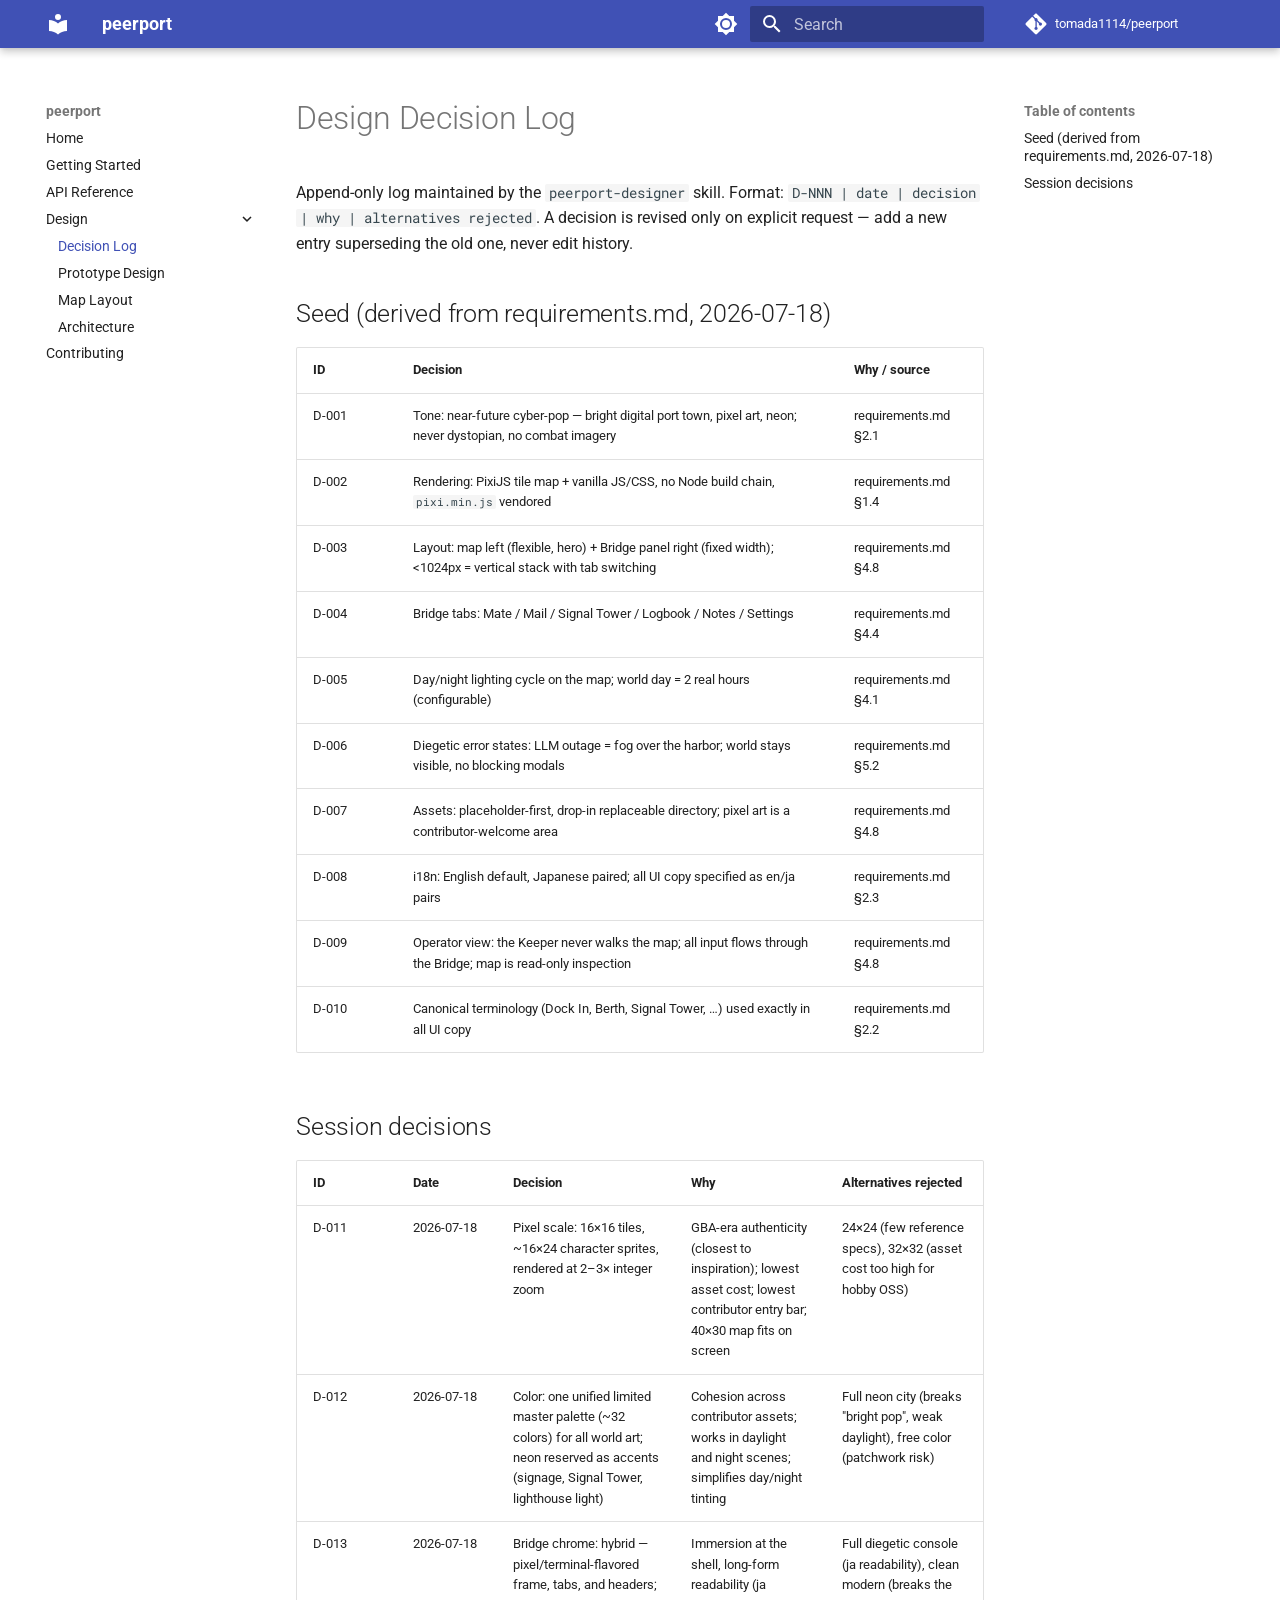
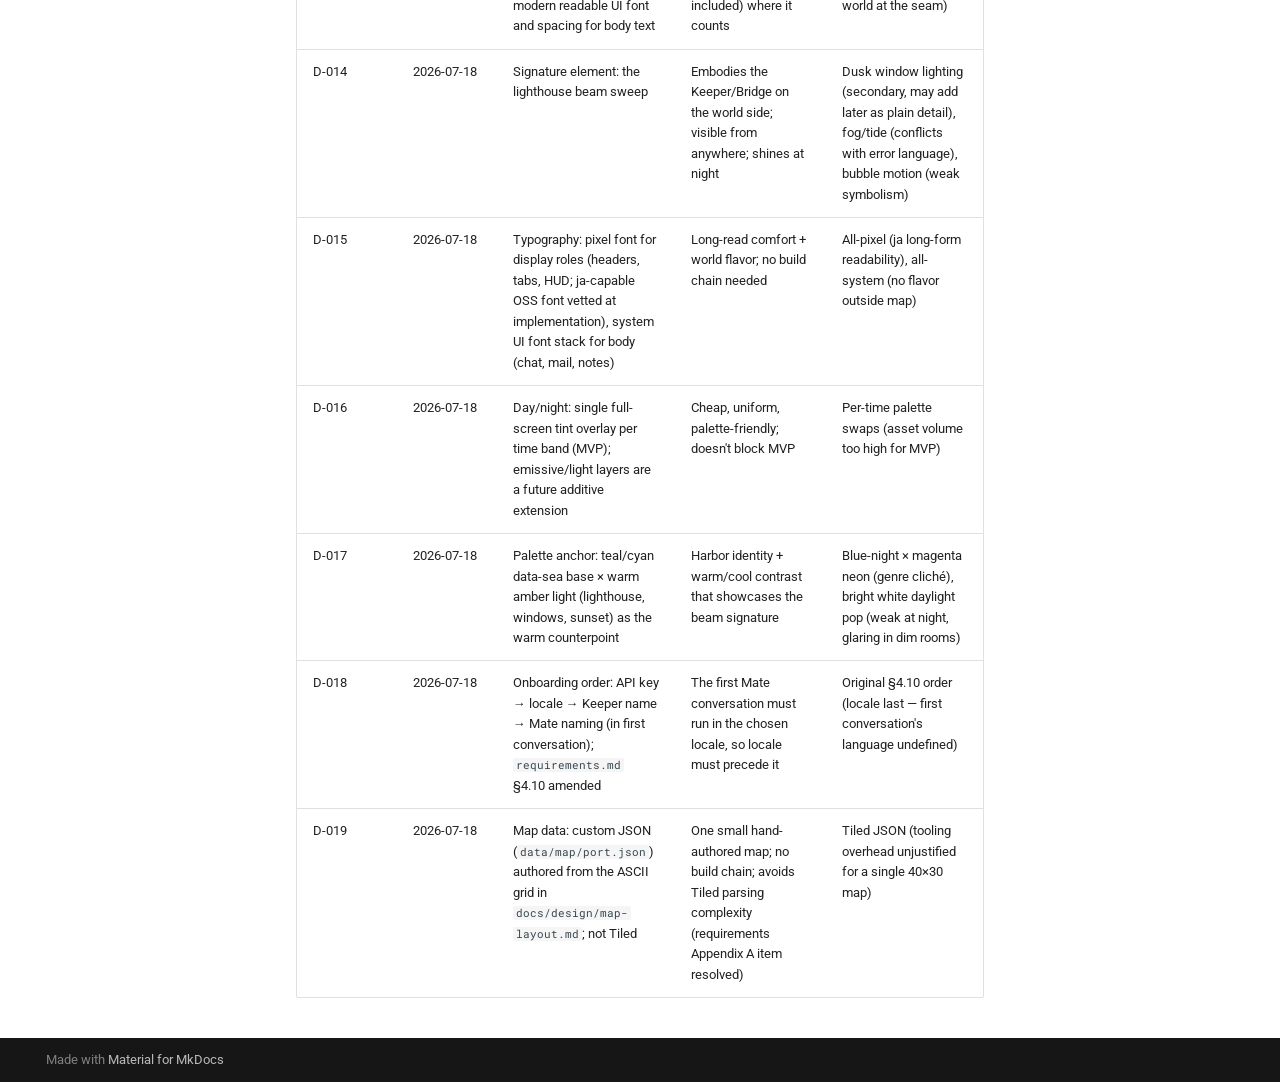
<file: design/decisions/index.html>
<!doctype html>
<html lang="en" class="no-js">
  <head>
    
      <meta charset="utf-8">
      <meta name="viewport" content="width=device-width,initial-scale=1">
      
        <meta name="description" content="A short description of the project.">
      
      
      
        <link rel="canonical" href="https://tomada1114.github.io/peerport/design/decisions/">
      
      
        <link rel="prev" href="../../reference/">
      
      
        <link rel="next" href="../prototype-design/">
      
      
        
      
      
      <link rel="icon" href="../../assets/images/favicon.png">
      <meta name="generator" content="mkdocs-1.6.1, mkdocs-material-9.7.6">
    
    
      
        <title>Decision Log - peerport</title>
      
    
    
      <link rel="stylesheet" href="../../assets/stylesheets/main.484c7ddc.min.css">
      
        
        <link rel="stylesheet" href="../../assets/stylesheets/palette.ab4e12ef.min.css">
      
      


    
    
      
    
    
      
        
        
        <link rel="preconnect" href="https://fonts.gstatic.com" crossorigin>
        <link rel="stylesheet" href="https://fonts.googleapis.com/css?family=Roboto:300,300i,400,400i,700,700i%7CRoboto+Mono:400,400i,700,700i&display=fallback">
        <style>:root{--md-text-font:"Roboto";--md-code-font:"Roboto Mono"}</style>
      
    
    
      <link rel="stylesheet" href="../../assets/_mkdocstrings.css">
    
    <script>__md_scope=new URL("../..",location),__md_hash=e=>[...e].reduce(((e,_)=>(e<<5)-e+_.charCodeAt(0)),0),__md_get=(e,_=localStorage,t=__md_scope)=>JSON.parse(_.getItem(t.pathname+"."+e)),__md_set=(e,_,t=localStorage,a=__md_scope)=>{try{t.setItem(a.pathname+"."+e,JSON.stringify(_))}catch(e){}}</script>
    
      

    
    
  </head>
  
  
    
    
      
    
    
    
    
    <body dir="ltr" data-md-color-scheme="default" data-md-color-primary="indigo" data-md-color-accent="indigo">
  
    
    <input class="md-toggle" data-md-toggle="drawer" type="checkbox" id="__drawer" autocomplete="off">
    <input class="md-toggle" data-md-toggle="search" type="checkbox" id="__search" autocomplete="off">
    <label class="md-overlay" for="__drawer"></label>
    <div data-md-component="skip">
      
        
        <a href="#design-decision-log" class="md-skip">
          Skip to content
        </a>
      
    </div>
    <div data-md-component="announce">
      
    </div>
    
    
      

  

<header class="md-header md-header--shadow" data-md-component="header">
  <nav class="md-header__inner md-grid" aria-label="Header">
    <a href="../.." title="peerport" class="md-header__button md-logo" aria-label="peerport" data-md-component="logo">
      
  
  <svg xmlns="http://www.w3.org/2000/svg" viewBox="0 0 24 24"><path d="M12 8a3 3 0 0 0 3-3 3 3 0 0 0-3-3 3 3 0 0 0-3 3 3 3 0 0 0 3 3m0 3.54C9.64 9.35 6.5 8 3 8v11c3.5 0 6.64 1.35 9 3.54 2.36-2.19 5.5-3.54 9-3.54V8c-3.5 0-6.64 1.35-9 3.54"/></svg>

    </a>
    <label class="md-header__button md-icon" for="__drawer">
      
      <svg xmlns="http://www.w3.org/2000/svg" viewBox="0 0 24 24"><path d="M3 6h18v2H3zm0 5h18v2H3zm0 5h18v2H3z"/></svg>
    </label>
    <div class="md-header__title" data-md-component="header-title">
      <div class="md-header__ellipsis">
        <div class="md-header__topic">
          <span class="md-ellipsis">
            peerport
          </span>
        </div>
        <div class="md-header__topic" data-md-component="header-topic">
          <span class="md-ellipsis">
            
              Decision Log
            
          </span>
        </div>
      </div>
    </div>
    
      
        <form class="md-header__option" data-md-component="palette">
  
    
    
    
    <input class="md-option" data-md-color-media="" data-md-color-scheme="default" data-md-color-primary="indigo" data-md-color-accent="indigo"  aria-label="Switch to dark mode"  type="radio" name="__palette" id="__palette_0">
    
      <label class="md-header__button md-icon" title="Switch to dark mode" for="__palette_1" hidden>
        <svg xmlns="http://www.w3.org/2000/svg" viewBox="0 0 24 24"><path d="M12 8a4 4 0 0 0-4 4 4 4 0 0 0 4 4 4 4 0 0 0 4-4 4 4 0 0 0-4-4m0 10a6 6 0 0 1-6-6 6 6 0 0 1 6-6 6 6 0 0 1 6 6 6 6 0 0 1-6 6m8-9.31V4h-4.69L12 .69 8.69 4H4v4.69L.69 12 4 15.31V20h4.69L12 23.31 15.31 20H20v-4.69L23.31 12z"/></svg>
      </label>
    
  
    
    
    
    <input class="md-option" data-md-color-media="" data-md-color-scheme="slate" data-md-color-primary="indigo" data-md-color-accent="indigo"  aria-label="Switch to light mode"  type="radio" name="__palette" id="__palette_1">
    
      <label class="md-header__button md-icon" title="Switch to light mode" for="__palette_0" hidden>
        <svg xmlns="http://www.w3.org/2000/svg" viewBox="0 0 24 24"><path d="M12 18c-.89 0-1.74-.2-2.5-.55C11.56 16.5 13 14.42 13 12s-1.44-4.5-3.5-5.45C10.26 6.2 11.11 6 12 6a6 6 0 0 1 6 6 6 6 0 0 1-6 6m8-9.31V4h-4.69L12 .69 8.69 4H4v4.69L.69 12 4 15.31V20h4.69L12 23.31 15.31 20H20v-4.69L23.31 12z"/></svg>
      </label>
    
  
</form>
      
    
    
      <script>var palette=__md_get("__palette");if(palette&&palette.color){if("(prefers-color-scheme)"===palette.color.media){var media=matchMedia("(prefers-color-scheme: light)"),input=document.querySelector(media.matches?"[data-md-color-media='(prefers-color-scheme: light)']":"[data-md-color-media='(prefers-color-scheme: dark)']");palette.color.media=input.getAttribute("data-md-color-media"),palette.color.scheme=input.getAttribute("data-md-color-scheme"),palette.color.primary=input.getAttribute("data-md-color-primary"),palette.color.accent=input.getAttribute("data-md-color-accent")}for(var[key,value]of Object.entries(palette.color))document.body.setAttribute("data-md-color-"+key,value)}</script>
    
    
    
      
      
        <label class="md-header__button md-icon" for="__search">
          
          <svg xmlns="http://www.w3.org/2000/svg" viewBox="0 0 24 24"><path d="M9.5 3A6.5 6.5 0 0 1 16 9.5c0 1.61-.59 3.09-1.56 4.23l.27.27h.79l5 5-1.5 1.5-5-5v-.79l-.27-.27A6.52 6.52 0 0 1 9.5 16 6.5 6.5 0 0 1 3 9.5 6.5 6.5 0 0 1 9.5 3m0 2C7 5 5 7 5 9.5S7 14 9.5 14 14 12 14 9.5 12 5 9.5 5"/></svg>
        </label>
        <div class="md-search" data-md-component="search" role="dialog">
  <label class="md-search__overlay" for="__search"></label>
  <div class="md-search__inner" role="search">
    <form class="md-search__form" name="search">
      <input type="text" class="md-search__input" name="query" aria-label="Search" placeholder="Search" autocapitalize="off" autocorrect="off" autocomplete="off" spellcheck="false" data-md-component="search-query" required>
      <label class="md-search__icon md-icon" for="__search">
        
        <svg xmlns="http://www.w3.org/2000/svg" viewBox="0 0 24 24"><path d="M9.5 3A6.5 6.5 0 0 1 16 9.5c0 1.61-.59 3.09-1.56 4.23l.27.27h.79l5 5-1.5 1.5-5-5v-.79l-.27-.27A6.52 6.52 0 0 1 9.5 16 6.5 6.5 0 0 1 3 9.5 6.5 6.5 0 0 1 9.5 3m0 2C7 5 5 7 5 9.5S7 14 9.5 14 14 12 14 9.5 12 5 9.5 5"/></svg>
        
        <svg xmlns="http://www.w3.org/2000/svg" viewBox="0 0 24 24"><path d="M20 11v2H8l5.5 5.5-1.42 1.42L4.16 12l7.92-7.92L13.5 5.5 8 11z"/></svg>
      </label>
      <nav class="md-search__options" aria-label="Search">
        
        <button type="reset" class="md-search__icon md-icon" title="Clear" aria-label="Clear" tabindex="-1">
          
          <svg xmlns="http://www.w3.org/2000/svg" viewBox="0 0 24 24"><path d="M19 6.41 17.59 5 12 10.59 6.41 5 5 6.41 10.59 12 5 17.59 6.41 19 12 13.41 17.59 19 19 17.59 13.41 12z"/></svg>
        </button>
      </nav>
      
        <div class="md-search__suggest" data-md-component="search-suggest"></div>
      
    </form>
    <div class="md-search__output">
      <div class="md-search__scrollwrap" tabindex="0" data-md-scrollfix>
        <div class="md-search-result" data-md-component="search-result">
          <div class="md-search-result__meta">
            Initializing search
          </div>
          <ol class="md-search-result__list" role="presentation"></ol>
        </div>
      </div>
    </div>
  </div>
</div>
      
    
    
      <div class="md-header__source">
        <a href="https://github.com/tomada1114/peerport" title="Go to repository" class="md-source" data-md-component="source">
  <div class="md-source__icon md-icon">
    
    <svg xmlns="http://www.w3.org/2000/svg" viewBox="0 0 448 512"><!--! Font Awesome Free 7.1.0 by @fontawesome - https://fontawesome.com License - https://fontawesome.com/license/free (Icons: CC BY 4.0, Fonts: SIL OFL 1.1, Code: MIT License) Copyright 2025 Fonticons, Inc.--><path d="M439.6 236.1 244 40.5c-5.4-5.5-12.8-8.5-20.4-8.5s-15 3-20.4 8.4L162.5 81l51.5 51.5c27.1-9.1 52.7 16.8 43.4 43.7l49.7 49.7c34.2-11.8 61.2 31 35.5 56.7-26.5 26.5-70.2-2.9-56-37.3L240.3 199v121.9c25.3 12.5 22.3 41.8 9.1 55-6.4 6.4-15.2 10.1-24.3 10.1s-17.8-3.6-24.3-10.1c-17.6-17.6-11.1-46.9 11.2-56v-123c-20.8-8.5-24.6-30.7-18.6-45L142.6 101 8.5 235.1C3 240.6 0 247.9 0 255.5s3 15 8.5 20.4l195.6 195.7c5.4 5.4 12.7 8.4 20.4 8.4s15-3 20.4-8.4l194.7-194.7c5.4-5.4 8.4-12.8 8.4-20.4s-3-15-8.4-20.4"/></svg>
  </div>
  <div class="md-source__repository">
    tomada1114/peerport
  </div>
</a>
      </div>
    
  </nav>
  
</header>
    
    <div class="md-container" data-md-component="container">
      
      
        
          
        
      
      <main class="md-main" data-md-component="main">
        <div class="md-main__inner md-grid">
          
            
              
              <div class="md-sidebar md-sidebar--primary" data-md-component="sidebar" data-md-type="navigation" >
                <div class="md-sidebar__scrollwrap">
                  <div class="md-sidebar__inner">
                    



<nav class="md-nav md-nav--primary" aria-label="Navigation" data-md-level="0">
  <label class="md-nav__title" for="__drawer">
    <a href="../.." title="peerport" class="md-nav__button md-logo" aria-label="peerport" data-md-component="logo">
      
  
  <svg xmlns="http://www.w3.org/2000/svg" viewBox="0 0 24 24"><path d="M12 8a3 3 0 0 0 3-3 3 3 0 0 0-3-3 3 3 0 0 0-3 3 3 3 0 0 0 3 3m0 3.54C9.64 9.35 6.5 8 3 8v11c3.5 0 6.64 1.35 9 3.54 2.36-2.19 5.5-3.54 9-3.54V8c-3.5 0-6.64 1.35-9 3.54"/></svg>

    </a>
    peerport
  </label>
  
    <div class="md-nav__source">
      <a href="https://github.com/tomada1114/peerport" title="Go to repository" class="md-source" data-md-component="source">
  <div class="md-source__icon md-icon">
    
    <svg xmlns="http://www.w3.org/2000/svg" viewBox="0 0 448 512"><!--! Font Awesome Free 7.1.0 by @fontawesome - https://fontawesome.com License - https://fontawesome.com/license/free (Icons: CC BY 4.0, Fonts: SIL OFL 1.1, Code: MIT License) Copyright 2025 Fonticons, Inc.--><path d="M439.6 236.1 244 40.5c-5.4-5.5-12.8-8.5-20.4-8.5s-15 3-20.4 8.4L162.5 81l51.5 51.5c27.1-9.1 52.7 16.8 43.4 43.7l49.7 49.7c34.2-11.8 61.2 31 35.5 56.7-26.5 26.5-70.2-2.9-56-37.3L240.3 199v121.9c25.3 12.5 22.3 41.8 9.1 55-6.4 6.4-15.2 10.1-24.3 10.1s-17.8-3.6-24.3-10.1c-17.6-17.6-11.1-46.9 11.2-56v-123c-20.8-8.5-24.6-30.7-18.6-45L142.6 101 8.5 235.1C3 240.6 0 247.9 0 255.5s3 15 8.5 20.4l195.6 195.7c5.4 5.4 12.7 8.4 20.4 8.4s15-3 20.4-8.4l194.7-194.7c5.4-5.4 8.4-12.8 8.4-20.4s-3-15-8.4-20.4"/></svg>
  </div>
  <div class="md-source__repository">
    tomada1114/peerport
  </div>
</a>
    </div>
  
  <ul class="md-nav__list" data-md-scrollfix>
    
      
      
  
  
  
  
    <li class="md-nav__item">
      <a href="../.." class="md-nav__link">
        
  
  
  <span class="md-ellipsis">
    
  
    Home
  

    
  </span>
  
  

      </a>
    </li>
  

    
      
      
  
  
  
  
    <li class="md-nav__item">
      <a href="../../getting-started/" class="md-nav__link">
        
  
  
  <span class="md-ellipsis">
    
  
    Getting Started
  

    
  </span>
  
  

      </a>
    </li>
  

    
      
      
  
  
  
  
    <li class="md-nav__item">
      <a href="../../reference/" class="md-nav__link">
        
  
  
  <span class="md-ellipsis">
    
  
    API Reference
  

    
  </span>
  
  

      </a>
    </li>
  

    
      
      
  
  
    
  
  
  
    
    
    
    
    
    <li class="md-nav__item md-nav__item--active md-nav__item--nested">
      
        
        
        <input class="md-nav__toggle md-toggle " type="checkbox" id="__nav_4" checked>
        
          
          <label class="md-nav__link" for="__nav_4" id="__nav_4_label" tabindex="0">
            
  
  
  <span class="md-ellipsis">
    
  
    Design
  

    
  </span>
  
  

            <span class="md-nav__icon md-icon"></span>
          </label>
        
        <nav class="md-nav" data-md-level="1" aria-labelledby="__nav_4_label" aria-expanded="true">
          <label class="md-nav__title" for="__nav_4">
            <span class="md-nav__icon md-icon"></span>
            
  
    Design
  

          </label>
          <ul class="md-nav__list" data-md-scrollfix>
            
              
                
  
  
    
  
  
  
    <li class="md-nav__item md-nav__item--active">
      
      <input class="md-nav__toggle md-toggle" type="checkbox" id="__toc">
      
      
        
      
      
        <label class="md-nav__link md-nav__link--active" for="__toc">
          
  
  
  <span class="md-ellipsis">
    
  
    Decision Log
  

    
  </span>
  
  

          <span class="md-nav__icon md-icon"></span>
        </label>
      
      <a href="./" class="md-nav__link md-nav__link--active">
        
  
  
  <span class="md-ellipsis">
    
  
    Decision Log
  

    
  </span>
  
  

      </a>
      
        

<nav class="md-nav md-nav--secondary" aria-label="Table of contents">
  
  
  
    
  
  
    <label class="md-nav__title" for="__toc">
      <span class="md-nav__icon md-icon"></span>
      Table of contents
    </label>
    <ul class="md-nav__list" data-md-component="toc" data-md-scrollfix>
      
        <li class="md-nav__item">
  <a href="#seed-derived-from-requirementsmd-2026-07-18" class="md-nav__link">
    <span class="md-ellipsis">
      
        Seed (derived from requirements.md, 2026-07-18)
      
    </span>
  </a>
  
</li>
      
        <li class="md-nav__item">
  <a href="#session-decisions" class="md-nav__link">
    <span class="md-ellipsis">
      
        Session decisions
      
    </span>
  </a>
  
</li>
      
    </ul>
  
</nav>
      
    </li>
  

              
            
              
                
  
  
  
  
    <li class="md-nav__item">
      <a href="../prototype-design/" class="md-nav__link">
        
  
  
  <span class="md-ellipsis">
    
  
    Prototype Design
  

    
  </span>
  
  

      </a>
    </li>
  

              
            
              
                
  
  
  
  
    <li class="md-nav__item">
      <a href="../map-layout/" class="md-nav__link">
        
  
  
  <span class="md-ellipsis">
    
  
    Map Layout
  

    
  </span>
  
  

      </a>
    </li>
  

              
            
              
                
  
  
  
  
    <li class="md-nav__item">
      <a href="../architecture/" class="md-nav__link">
        
  
  
  <span class="md-ellipsis">
    
  
    Architecture
  

    
  </span>
  
  

      </a>
    </li>
  

              
            
          </ul>
        </nav>
      
    </li>
  

    
      
      
  
  
  
  
    <li class="md-nav__item">
      <a href="../../contributing/" class="md-nav__link">
        
  
  
  <span class="md-ellipsis">
    
  
    Contributing
  

    
  </span>
  
  

      </a>
    </li>
  

    
  </ul>
</nav>
                  </div>
                </div>
              </div>
            
            
              
              <div class="md-sidebar md-sidebar--secondary" data-md-component="sidebar" data-md-type="toc" >
                <div class="md-sidebar__scrollwrap">
                  <div class="md-sidebar__inner">
                    

<nav class="md-nav md-nav--secondary" aria-label="Table of contents">
  
  
  
    
  
  
    <label class="md-nav__title" for="__toc">
      <span class="md-nav__icon md-icon"></span>
      Table of contents
    </label>
    <ul class="md-nav__list" data-md-component="toc" data-md-scrollfix>
      
        <li class="md-nav__item">
  <a href="#seed-derived-from-requirementsmd-2026-07-18" class="md-nav__link">
    <span class="md-ellipsis">
      
        Seed (derived from requirements.md, 2026-07-18)
      
    </span>
  </a>
  
</li>
      
        <li class="md-nav__item">
  <a href="#session-decisions" class="md-nav__link">
    <span class="md-ellipsis">
      
        Session decisions
      
    </span>
  </a>
  
</li>
      
    </ul>
  
</nav>
                  </div>
                </div>
              </div>
            
          
          
            <div class="md-content" data-md-component="content">
              
              <article class="md-content__inner md-typeset">
                
                  


  
  


<h1 id="design-decision-log">Design Decision Log<a class="headerlink" href="#design-decision-log" title="Permanent link">&para;</a></h1>
<p>Append-only log maintained by the <code>peerport-designer</code> skill. Format:
<code>D-NNN | date | decision | why | alternatives rejected</code>. A decision is
revised only on explicit request — add a new entry superseding the old one,
never edit history.</p>
<h2 id="seed-derived-from-requirementsmd-2026-07-18">Seed (derived from requirements.md, 2026-07-18)<a class="headerlink" href="#seed-derived-from-requirementsmd-2026-07-18" title="Permanent link">&para;</a></h2>
<table>
<thead>
<tr>
<th>ID</th>
<th>Decision</th>
<th>Why / source</th>
</tr>
</thead>
<tbody>
<tr>
<td>D-001</td>
<td>Tone: near-future cyber-pop — bright digital port town, pixel art, neon; never dystopian, no combat imagery</td>
<td>requirements.md §2.1</td>
</tr>
<tr>
<td>D-002</td>
<td>Rendering: PixiJS tile map + vanilla JS/CSS, no Node build chain, <code>pixi.min.js</code> vendored</td>
<td>requirements.md §1.4</td>
</tr>
<tr>
<td>D-003</td>
<td>Layout: map left (flexible, hero) + Bridge panel right (fixed width); &lt;1024px = vertical stack with tab switching</td>
<td>requirements.md §4.8</td>
</tr>
<tr>
<td>D-004</td>
<td>Bridge tabs: Mate / Mail / Signal Tower / Logbook / Notes / Settings</td>
<td>requirements.md §4.4</td>
</tr>
<tr>
<td>D-005</td>
<td>Day/night lighting cycle on the map; world day = 2 real hours (configurable)</td>
<td>requirements.md §4.1</td>
</tr>
<tr>
<td>D-006</td>
<td>Diegetic error states: LLM outage = fog over the harbor; world stays visible, no blocking modals</td>
<td>requirements.md §5.2</td>
</tr>
<tr>
<td>D-007</td>
<td>Assets: placeholder-first, drop-in replaceable directory; pixel art is a contributor-welcome area</td>
<td>requirements.md §4.8</td>
</tr>
<tr>
<td>D-008</td>
<td>i18n: English default, Japanese paired; all UI copy specified as en/ja pairs</td>
<td>requirements.md §2.3</td>
</tr>
<tr>
<td>D-009</td>
<td>Operator view: the Keeper never walks the map; all input flows through the Bridge; map is read-only inspection</td>
<td>requirements.md §4.8</td>
</tr>
<tr>
<td>D-010</td>
<td>Canonical terminology (Dock In, Berth, Signal Tower, …) used exactly in all UI copy</td>
<td>requirements.md §2.2</td>
</tr>
</tbody>
</table>
<h2 id="session-decisions">Session decisions<a class="headerlink" href="#session-decisions" title="Permanent link">&para;</a></h2>
<!-- Appended by peerport-designer sessions as D-011+ -->

<table>
<thead>
<tr>
<th>ID</th>
<th>Date</th>
<th>Decision</th>
<th>Why</th>
<th>Alternatives rejected</th>
</tr>
</thead>
<tbody>
<tr>
<td>D-011</td>
<td>2026-07-18</td>
<td>Pixel scale: 16×16 tiles, ~16×24 character sprites, rendered at 2–3× integer zoom</td>
<td>GBA-era authenticity (closest to inspiration); lowest asset cost; lowest contributor entry bar; 40×30 map fits on screen</td>
<td>24×24 (few reference specs), 32×32 (asset cost too high for hobby OSS)</td>
</tr>
<tr>
<td>D-012</td>
<td>2026-07-18</td>
<td>Color: one unified limited master palette (~32 colors) for all world art; neon reserved as accents (signage, Signal Tower, lighthouse light)</td>
<td>Cohesion across contributor assets; works in daylight and night scenes; simplifies day/night tinting</td>
<td>Full neon city (breaks "bright pop", weak daylight), free color (patchwork risk)</td>
</tr>
<tr>
<td>D-013</td>
<td>2026-07-18</td>
<td>Bridge chrome: hybrid — pixel/terminal-flavored frame, tabs, and headers; modern readable UI font and spacing for body text</td>
<td>Immersion at the shell, long-form readability (ja included) where it counts</td>
<td>Full diegetic console (ja readability), clean modern (breaks the world at the seam)</td>
</tr>
<tr>
<td>D-014</td>
<td>2026-07-18</td>
<td>Signature element: the lighthouse beam sweep</td>
<td>Embodies the Keeper/Bridge on the world side; visible from anywhere; shines at night</td>
<td>Dusk window lighting (secondary, may add later as plain detail), fog/tide (conflicts with error language), bubble motion (weak symbolism)</td>
</tr>
<tr>
<td>D-015</td>
<td>2026-07-18</td>
<td>Typography: pixel font for display roles (headers, tabs, HUD; ja-capable OSS font vetted at implementation), system UI font stack for body (chat, mail, notes)</td>
<td>Long-read comfort + world flavor; no build chain needed</td>
<td>All-pixel (ja long-form readability), all-system (no flavor outside map)</td>
</tr>
<tr>
<td>D-016</td>
<td>2026-07-18</td>
<td>Day/night: single full-screen tint overlay per time band (MVP); emissive/light layers are a future additive extension</td>
<td>Cheap, uniform, palette-friendly; doesn't block MVP</td>
<td>Per-time palette swaps (asset volume too high for MVP)</td>
</tr>
<tr>
<td>D-017</td>
<td>2026-07-18</td>
<td>Palette anchor: teal/cyan data-sea base × warm amber light (lighthouse, windows, sunset) as the warm counterpoint</td>
<td>Harbor identity + warm/cool contrast that showcases the beam signature</td>
<td>Blue-night × magenta neon (genre cliché), bright white daylight pop (weak at night, glaring in dim rooms)</td>
</tr>
<tr>
<td>D-018</td>
<td>2026-07-18</td>
<td>Onboarding order: API key → locale → Keeper name → Mate naming (in first conversation); <code>requirements.md</code> §4.10 amended</td>
<td>The first Mate conversation must run in the chosen locale, so locale must precede it</td>
<td>Original §4.10 order (locale last — first conversation's language undefined)</td>
</tr>
<tr>
<td>D-019</td>
<td>2026-07-18</td>
<td>Map data: custom JSON (<code>data/map/port.json</code>) authored from the ASCII grid in <code>docs/design/map-layout.md</code>; not Tiled</td>
<td>One small hand-authored map; no build chain; avoids Tiled parsing complexity (requirements Appendix A item resolved)</td>
<td>Tiled JSON (tooling overhead unjustified for a single 40×30 map)</td>
</tr>
</tbody>
</table>












                
              </article>
            </div>
          
          
  <script>var tabs=__md_get("__tabs");if(Array.isArray(tabs))e:for(var set of document.querySelectorAll(".tabbed-set")){var labels=set.querySelector(".tabbed-labels");for(var tab of tabs)for(var label of labels.getElementsByTagName("label"))if(label.innerText.trim()===tab){var input=document.getElementById(label.htmlFor);input.checked=!0;continue e}}</script>

<script>var target=document.getElementById(location.hash.slice(1));target&&target.name&&(target.checked=target.name.startsWith("__tabbed_"))</script>
        </div>
        
          <button type="button" class="md-top md-icon" data-md-component="top" hidden>
  
  <svg xmlns="http://www.w3.org/2000/svg" viewBox="0 0 24 24"><path d="M13 20h-2V8l-5.5 5.5-1.42-1.42L12 4.16l7.92 7.92-1.42 1.42L13 8z"/></svg>
  Back to top
</button>
        
      </main>
      
        <footer class="md-footer">
  
  <div class="md-footer-meta md-typeset">
    <div class="md-footer-meta__inner md-grid">
      <div class="md-copyright">
  
  
    Made with
    <a href="https://squidfunk.github.io/mkdocs-material/" target="_blank" rel="noopener">
      Material for MkDocs
    </a>
  
</div>
      
    </div>
  </div>
</footer>
      
    </div>
    <div class="md-dialog" data-md-component="dialog">
      <div class="md-dialog__inner md-typeset"></div>
    </div>
    
    
    
      
      
      <script id="__config" type="application/json">{"annotate": null, "base": "../..", "features": ["content.code.copy", "content.tabs.link", "navigation.instant", "navigation.tracking", "navigation.top", "search.suggest", "search.highlight", "toc.follow"], "search": "../../assets/javascripts/workers/search.2c215733.min.js", "tags": null, "translations": {"clipboard.copied": "Copied to clipboard", "clipboard.copy": "Copy to clipboard", "search.result.more.one": "1 more on this page", "search.result.more.other": "# more on this page", "search.result.none": "No matching documents", "search.result.one": "1 matching document", "search.result.other": "# matching documents", "search.result.placeholder": "Type to start searching", "search.result.term.missing": "Missing", "select.version": "Select version"}, "version": null}</script>
    
    
      <script src="../../assets/javascripts/bundle.79ae519e.min.js"></script>
      
    
  </body>
</html>
</file>
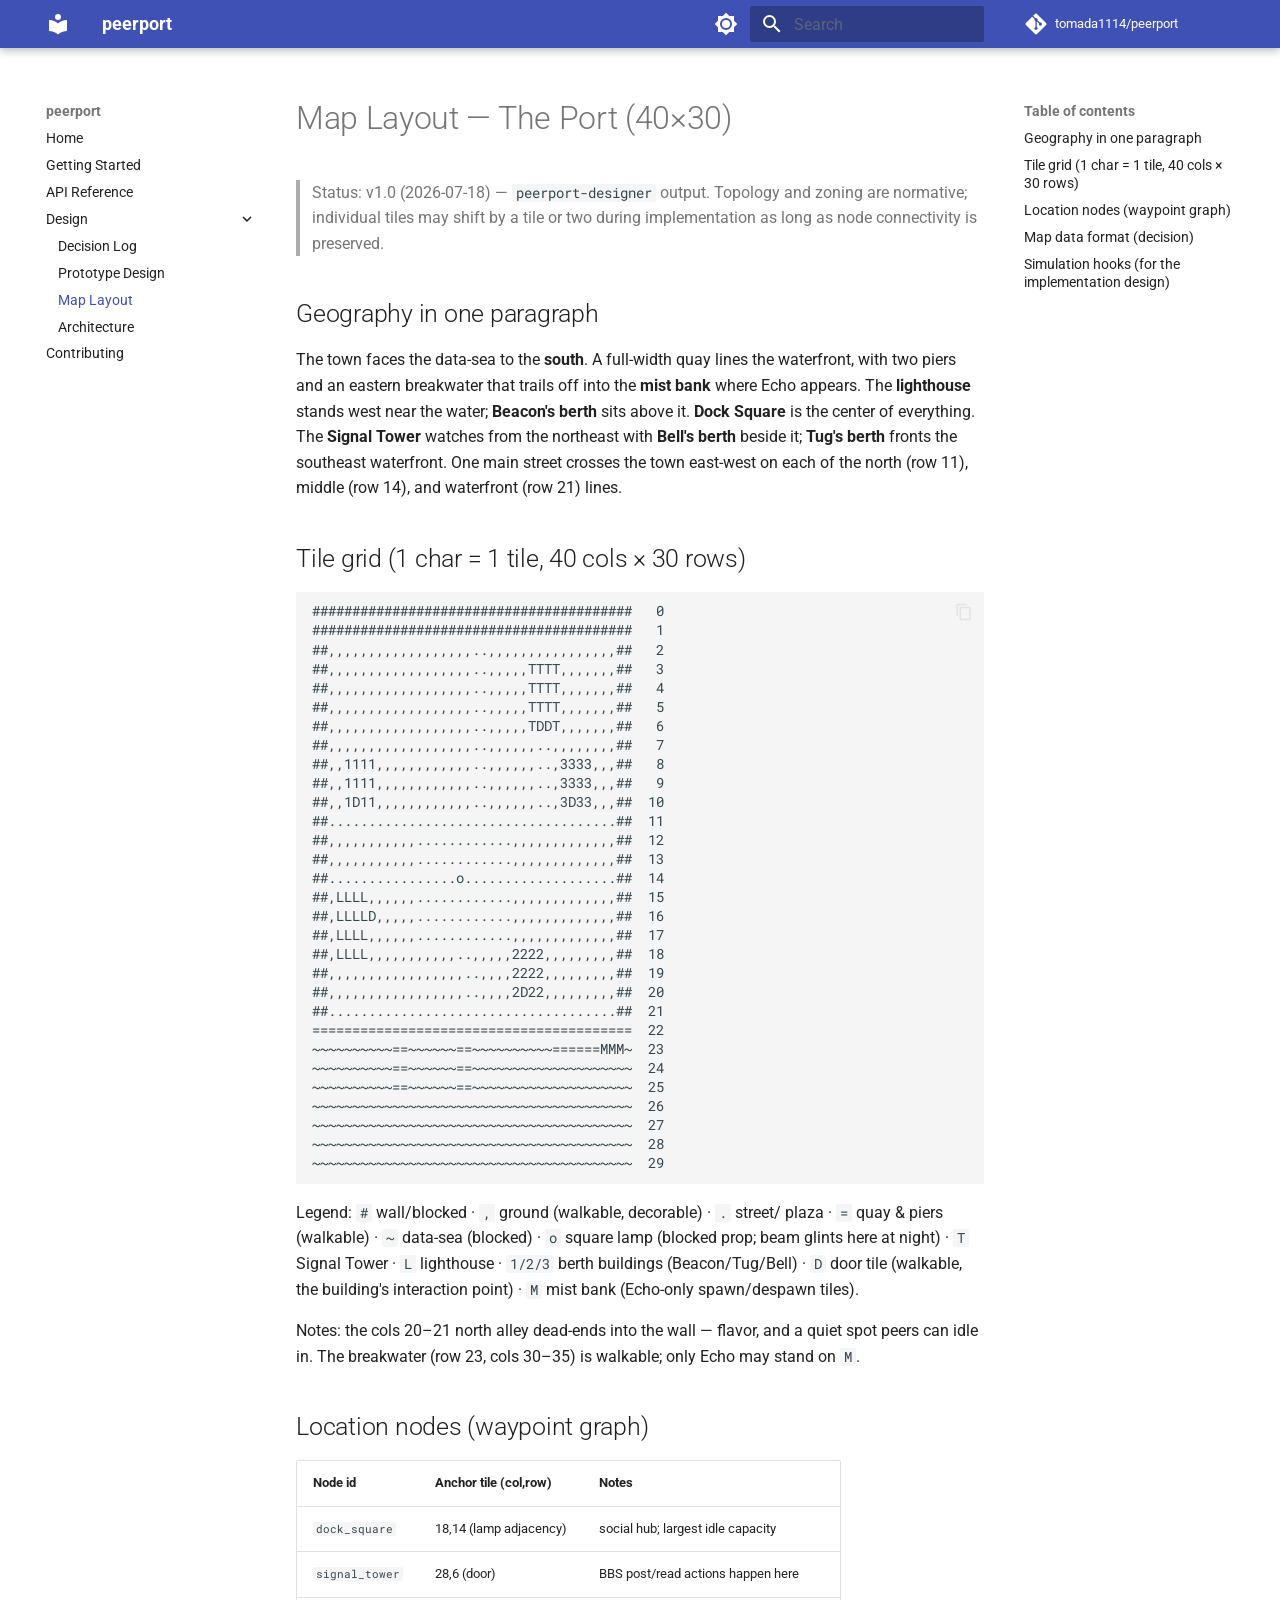
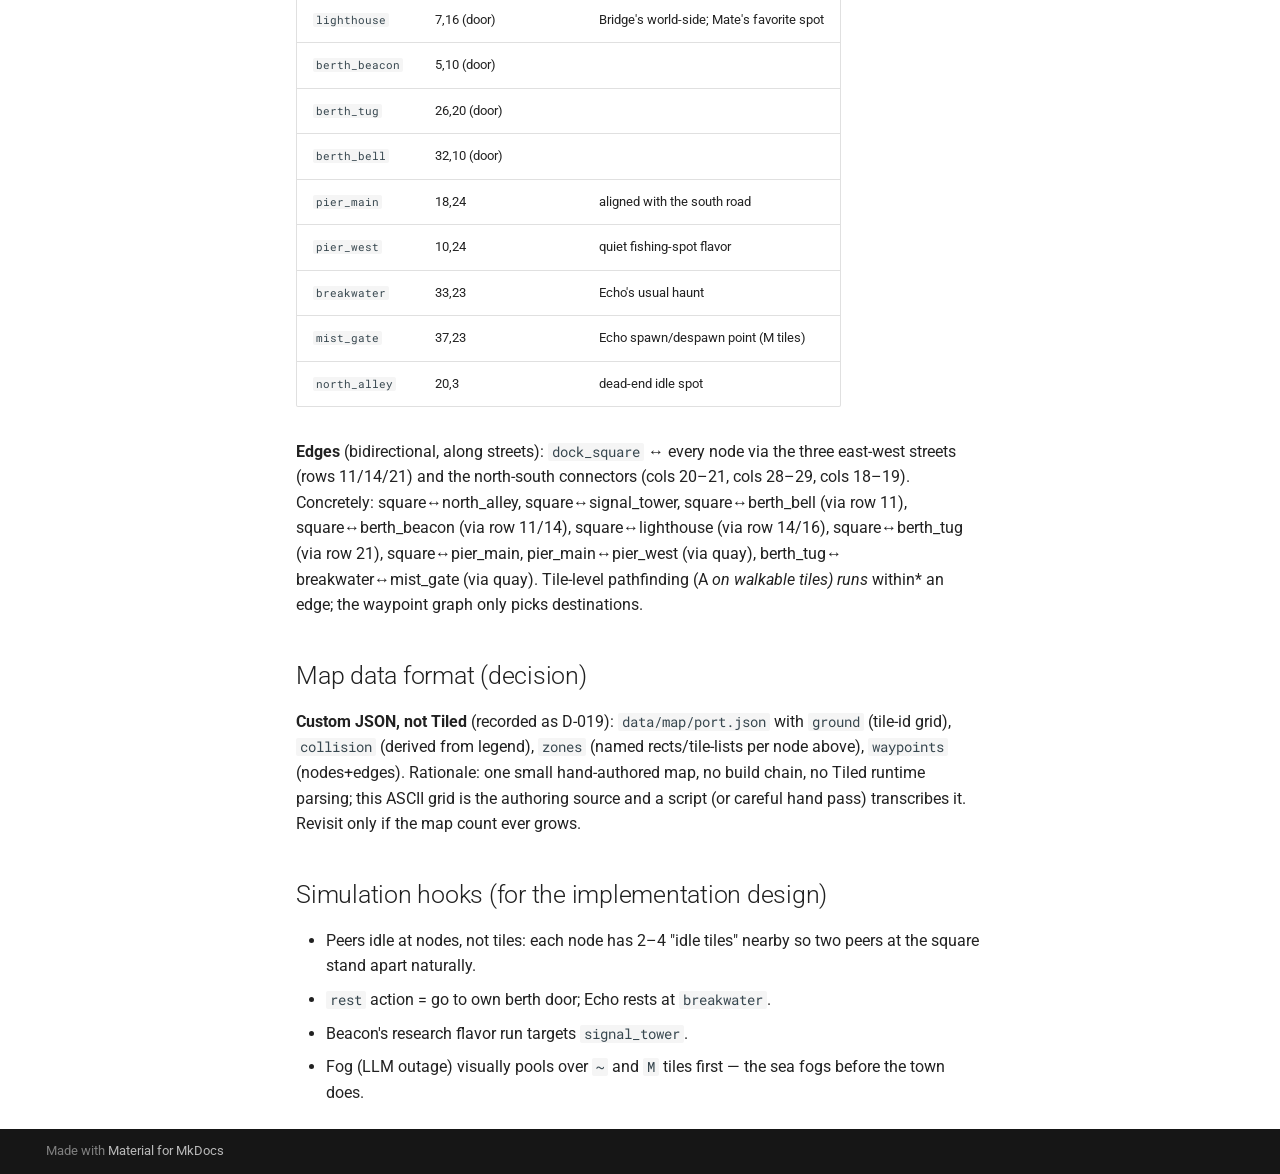
<file: design/map-layout/index.html>
<!doctype html>
<html lang="en" class="no-js">
  <head>
    
      <meta charset="utf-8">
      <meta name="viewport" content="width=device-width,initial-scale=1">
      
        <meta name="description" content="A short description of the project.">
      
      
      
        <link rel="canonical" href="https://tomada1114.github.io/peerport/design/map-layout/">
      
      
        <link rel="prev" href="../prototype-design/">
      
      
        <link rel="next" href="../architecture/">
      
      
        
      
      
      <link rel="icon" href="../../assets/images/favicon.png">
      <meta name="generator" content="mkdocs-1.6.1, mkdocs-material-9.7.6">
    
    
      
        <title>Map Layout - peerport</title>
      
    
    
      <link rel="stylesheet" href="../../assets/stylesheets/main.484c7ddc.min.css">
      
        
        <link rel="stylesheet" href="../../assets/stylesheets/palette.ab4e12ef.min.css">
      
      


    
    
      
    
    
      
        
        
        <link rel="preconnect" href="https://fonts.gstatic.com" crossorigin>
        <link rel="stylesheet" href="https://fonts.googleapis.com/css?family=Roboto:300,300i,400,400i,700,700i%7CRoboto+Mono:400,400i,700,700i&display=fallback">
        <style>:root{--md-text-font:"Roboto";--md-code-font:"Roboto Mono"}</style>
      
    
    
      <link rel="stylesheet" href="../../assets/_mkdocstrings.css">
    
    <script>__md_scope=new URL("../..",location),__md_hash=e=>[...e].reduce(((e,_)=>(e<<5)-e+_.charCodeAt(0)),0),__md_get=(e,_=localStorage,t=__md_scope)=>JSON.parse(_.getItem(t.pathname+"."+e)),__md_set=(e,_,t=localStorage,a=__md_scope)=>{try{t.setItem(a.pathname+"."+e,JSON.stringify(_))}catch(e){}}</script>
    
      

    
    
  </head>
  
  
    
    
      
    
    
    
    
    <body dir="ltr" data-md-color-scheme="default" data-md-color-primary="indigo" data-md-color-accent="indigo">
  
    
    <input class="md-toggle" data-md-toggle="drawer" type="checkbox" id="__drawer" autocomplete="off">
    <input class="md-toggle" data-md-toggle="search" type="checkbox" id="__search" autocomplete="off">
    <label class="md-overlay" for="__drawer"></label>
    <div data-md-component="skip">
      
        
        <a href="#map-layout-the-port-4030" class="md-skip">
          Skip to content
        </a>
      
    </div>
    <div data-md-component="announce">
      
    </div>
    
    
      

  

<header class="md-header md-header--shadow" data-md-component="header">
  <nav class="md-header__inner md-grid" aria-label="Header">
    <a href="../.." title="peerport" class="md-header__button md-logo" aria-label="peerport" data-md-component="logo">
      
  
  <svg xmlns="http://www.w3.org/2000/svg" viewBox="0 0 24 24"><path d="M12 8a3 3 0 0 0 3-3 3 3 0 0 0-3-3 3 3 0 0 0-3 3 3 3 0 0 0 3 3m0 3.54C9.64 9.35 6.5 8 3 8v11c3.5 0 6.64 1.35 9 3.54 2.36-2.19 5.5-3.54 9-3.54V8c-3.5 0-6.64 1.35-9 3.54"/></svg>

    </a>
    <label class="md-header__button md-icon" for="__drawer">
      
      <svg xmlns="http://www.w3.org/2000/svg" viewBox="0 0 24 24"><path d="M3 6h18v2H3zm0 5h18v2H3zm0 5h18v2H3z"/></svg>
    </label>
    <div class="md-header__title" data-md-component="header-title">
      <div class="md-header__ellipsis">
        <div class="md-header__topic">
          <span class="md-ellipsis">
            peerport
          </span>
        </div>
        <div class="md-header__topic" data-md-component="header-topic">
          <span class="md-ellipsis">
            
              Map Layout
            
          </span>
        </div>
      </div>
    </div>
    
      
        <form class="md-header__option" data-md-component="palette">
  
    
    
    
    <input class="md-option" data-md-color-media="" data-md-color-scheme="default" data-md-color-primary="indigo" data-md-color-accent="indigo"  aria-label="Switch to dark mode"  type="radio" name="__palette" id="__palette_0">
    
      <label class="md-header__button md-icon" title="Switch to dark mode" for="__palette_1" hidden>
        <svg xmlns="http://www.w3.org/2000/svg" viewBox="0 0 24 24"><path d="M12 8a4 4 0 0 0-4 4 4 4 0 0 0 4 4 4 4 0 0 0 4-4 4 4 0 0 0-4-4m0 10a6 6 0 0 1-6-6 6 6 0 0 1 6-6 6 6 0 0 1 6 6 6 6 0 0 1-6 6m8-9.31V4h-4.69L12 .69 8.69 4H4v4.69L.69 12 4 15.31V20h4.69L12 23.31 15.31 20H20v-4.69L23.31 12z"/></svg>
      </label>
    
  
    
    
    
    <input class="md-option" data-md-color-media="" data-md-color-scheme="slate" data-md-color-primary="indigo" data-md-color-accent="indigo"  aria-label="Switch to light mode"  type="radio" name="__palette" id="__palette_1">
    
      <label class="md-header__button md-icon" title="Switch to light mode" for="__palette_0" hidden>
        <svg xmlns="http://www.w3.org/2000/svg" viewBox="0 0 24 24"><path d="M12 18c-.89 0-1.74-.2-2.5-.55C11.56 16.5 13 14.42 13 12s-1.44-4.5-3.5-5.45C10.26 6.2 11.11 6 12 6a6 6 0 0 1 6 6 6 6 0 0 1-6 6m8-9.31V4h-4.69L12 .69 8.69 4H4v4.69L.69 12 4 15.31V20h4.69L12 23.31 15.31 20H20v-4.69L23.31 12z"/></svg>
      </label>
    
  
</form>
      
    
    
      <script>var palette=__md_get("__palette");if(palette&&palette.color){if("(prefers-color-scheme)"===palette.color.media){var media=matchMedia("(prefers-color-scheme: light)"),input=document.querySelector(media.matches?"[data-md-color-media='(prefers-color-scheme: light)']":"[data-md-color-media='(prefers-color-scheme: dark)']");palette.color.media=input.getAttribute("data-md-color-media"),palette.color.scheme=input.getAttribute("data-md-color-scheme"),palette.color.primary=input.getAttribute("data-md-color-primary"),palette.color.accent=input.getAttribute("data-md-color-accent")}for(var[key,value]of Object.entries(palette.color))document.body.setAttribute("data-md-color-"+key,value)}</script>
    
    
    
      
      
        <label class="md-header__button md-icon" for="__search">
          
          <svg xmlns="http://www.w3.org/2000/svg" viewBox="0 0 24 24"><path d="M9.5 3A6.5 6.5 0 0 1 16 9.5c0 1.61-.59 3.09-1.56 4.23l.27.27h.79l5 5-1.5 1.5-5-5v-.79l-.27-.27A6.52 6.52 0 0 1 9.5 16 6.5 6.5 0 0 1 3 9.5 6.5 6.5 0 0 1 9.5 3m0 2C7 5 5 7 5 9.5S7 14 9.5 14 14 12 14 9.5 12 5 9.5 5"/></svg>
        </label>
        <div class="md-search" data-md-component="search" role="dialog">
  <label class="md-search__overlay" for="__search"></label>
  <div class="md-search__inner" role="search">
    <form class="md-search__form" name="search">
      <input type="text" class="md-search__input" name="query" aria-label="Search" placeholder="Search" autocapitalize="off" autocorrect="off" autocomplete="off" spellcheck="false" data-md-component="search-query" required>
      <label class="md-search__icon md-icon" for="__search">
        
        <svg xmlns="http://www.w3.org/2000/svg" viewBox="0 0 24 24"><path d="M9.5 3A6.5 6.5 0 0 1 16 9.5c0 1.61-.59 3.09-1.56 4.23l.27.27h.79l5 5-1.5 1.5-5-5v-.79l-.27-.27A6.52 6.52 0 0 1 9.5 16 6.5 6.5 0 0 1 3 9.5 6.5 6.5 0 0 1 9.5 3m0 2C7 5 5 7 5 9.5S7 14 9.5 14 14 12 14 9.5 12 5 9.5 5"/></svg>
        
        <svg xmlns="http://www.w3.org/2000/svg" viewBox="0 0 24 24"><path d="M20 11v2H8l5.5 5.5-1.42 1.42L4.16 12l7.92-7.92L13.5 5.5 8 11z"/></svg>
      </label>
      <nav class="md-search__options" aria-label="Search">
        
        <button type="reset" class="md-search__icon md-icon" title="Clear" aria-label="Clear" tabindex="-1">
          
          <svg xmlns="http://www.w3.org/2000/svg" viewBox="0 0 24 24"><path d="M19 6.41 17.59 5 12 10.59 6.41 5 5 6.41 10.59 12 5 17.59 6.41 19 12 13.41 17.59 19 19 17.59 13.41 12z"/></svg>
        </button>
      </nav>
      
        <div class="md-search__suggest" data-md-component="search-suggest"></div>
      
    </form>
    <div class="md-search__output">
      <div class="md-search__scrollwrap" tabindex="0" data-md-scrollfix>
        <div class="md-search-result" data-md-component="search-result">
          <div class="md-search-result__meta">
            Initializing search
          </div>
          <ol class="md-search-result__list" role="presentation"></ol>
        </div>
      </div>
    </div>
  </div>
</div>
      
    
    
      <div class="md-header__source">
        <a href="https://github.com/tomada1114/peerport" title="Go to repository" class="md-source" data-md-component="source">
  <div class="md-source__icon md-icon">
    
    <svg xmlns="http://www.w3.org/2000/svg" viewBox="0 0 448 512"><!--! Font Awesome Free 7.1.0 by @fontawesome - https://fontawesome.com License - https://fontawesome.com/license/free (Icons: CC BY 4.0, Fonts: SIL OFL 1.1, Code: MIT License) Copyright 2025 Fonticons, Inc.--><path d="M439.6 236.1 244 40.5c-5.4-5.5-12.8-8.5-20.4-8.5s-15 3-20.4 8.4L162.5 81l51.5 51.5c27.1-9.1 52.7 16.8 43.4 43.7l49.7 49.7c34.2-11.8 61.2 31 35.5 56.7-26.5 26.5-70.2-2.9-56-37.3L240.3 199v121.9c25.3 12.5 22.3 41.8 9.1 55-6.4 6.4-15.2 10.1-24.3 10.1s-17.8-3.6-24.3-10.1c-17.6-17.6-11.1-46.9 11.2-56v-123c-20.8-8.5-24.6-30.7-18.6-45L142.6 101 8.5 235.1C3 240.6 0 247.9 0 255.5s3 15 8.5 20.4l195.6 195.7c5.4 5.4 12.7 8.4 20.4 8.4s15-3 20.4-8.4l194.7-194.7c5.4-5.4 8.4-12.8 8.4-20.4s-3-15-8.4-20.4"/></svg>
  </div>
  <div class="md-source__repository">
    tomada1114/peerport
  </div>
</a>
      </div>
    
  </nav>
  
</header>
    
    <div class="md-container" data-md-component="container">
      
      
        
          
        
      
      <main class="md-main" data-md-component="main">
        <div class="md-main__inner md-grid">
          
            
              
              <div class="md-sidebar md-sidebar--primary" data-md-component="sidebar" data-md-type="navigation" >
                <div class="md-sidebar__scrollwrap">
                  <div class="md-sidebar__inner">
                    



<nav class="md-nav md-nav--primary" aria-label="Navigation" data-md-level="0">
  <label class="md-nav__title" for="__drawer">
    <a href="../.." title="peerport" class="md-nav__button md-logo" aria-label="peerport" data-md-component="logo">
      
  
  <svg xmlns="http://www.w3.org/2000/svg" viewBox="0 0 24 24"><path d="M12 8a3 3 0 0 0 3-3 3 3 0 0 0-3-3 3 3 0 0 0-3 3 3 3 0 0 0 3 3m0 3.54C9.64 9.35 6.5 8 3 8v11c3.5 0 6.64 1.35 9 3.54 2.36-2.19 5.5-3.54 9-3.54V8c-3.5 0-6.64 1.35-9 3.54"/></svg>

    </a>
    peerport
  </label>
  
    <div class="md-nav__source">
      <a href="https://github.com/tomada1114/peerport" title="Go to repository" class="md-source" data-md-component="source">
  <div class="md-source__icon md-icon">
    
    <svg xmlns="http://www.w3.org/2000/svg" viewBox="0 0 448 512"><!--! Font Awesome Free 7.1.0 by @fontawesome - https://fontawesome.com License - https://fontawesome.com/license/free (Icons: CC BY 4.0, Fonts: SIL OFL 1.1, Code: MIT License) Copyright 2025 Fonticons, Inc.--><path d="M439.6 236.1 244 40.5c-5.4-5.5-12.8-8.5-20.4-8.5s-15 3-20.4 8.4L162.5 81l51.5 51.5c27.1-9.1 52.7 16.8 43.4 43.7l49.7 49.7c34.2-11.8 61.2 31 35.5 56.7-26.5 26.5-70.2-2.9-56-37.3L240.3 199v121.9c25.3 12.5 22.3 41.8 9.1 55-6.4 6.4-15.2 10.1-24.3 10.1s-17.8-3.6-24.3-10.1c-17.6-17.6-11.1-46.9 11.2-56v-123c-20.8-8.5-24.6-30.7-18.6-45L142.6 101 8.5 235.1C3 240.6 0 247.9 0 255.5s3 15 8.5 20.4l195.6 195.7c5.4 5.4 12.7 8.4 20.4 8.4s15-3 20.4-8.4l194.7-194.7c5.4-5.4 8.4-12.8 8.4-20.4s-3-15-8.4-20.4"/></svg>
  </div>
  <div class="md-source__repository">
    tomada1114/peerport
  </div>
</a>
    </div>
  
  <ul class="md-nav__list" data-md-scrollfix>
    
      
      
  
  
  
  
    <li class="md-nav__item">
      <a href="../.." class="md-nav__link">
        
  
  
  <span class="md-ellipsis">
    
  
    Home
  

    
  </span>
  
  

      </a>
    </li>
  

    
      
      
  
  
  
  
    <li class="md-nav__item">
      <a href="../../getting-started/" class="md-nav__link">
        
  
  
  <span class="md-ellipsis">
    
  
    Getting Started
  

    
  </span>
  
  

      </a>
    </li>
  

    
      
      
  
  
  
  
    <li class="md-nav__item">
      <a href="../../reference/" class="md-nav__link">
        
  
  
  <span class="md-ellipsis">
    
  
    API Reference
  

    
  </span>
  
  

      </a>
    </li>
  

    
      
      
  
  
    
  
  
  
    
    
    
    
    
    <li class="md-nav__item md-nav__item--active md-nav__item--nested">
      
        
        
        <input class="md-nav__toggle md-toggle " type="checkbox" id="__nav_4" checked>
        
          
          <label class="md-nav__link" for="__nav_4" id="__nav_4_label" tabindex="0">
            
  
  
  <span class="md-ellipsis">
    
  
    Design
  

    
  </span>
  
  

            <span class="md-nav__icon md-icon"></span>
          </label>
        
        <nav class="md-nav" data-md-level="1" aria-labelledby="__nav_4_label" aria-expanded="true">
          <label class="md-nav__title" for="__nav_4">
            <span class="md-nav__icon md-icon"></span>
            
  
    Design
  

          </label>
          <ul class="md-nav__list" data-md-scrollfix>
            
              
                
  
  
  
  
    <li class="md-nav__item">
      <a href="../decisions/" class="md-nav__link">
        
  
  
  <span class="md-ellipsis">
    
  
    Decision Log
  

    
  </span>
  
  

      </a>
    </li>
  

              
            
              
                
  
  
  
  
    <li class="md-nav__item">
      <a href="../prototype-design/" class="md-nav__link">
        
  
  
  <span class="md-ellipsis">
    
  
    Prototype Design
  

    
  </span>
  
  

      </a>
    </li>
  

              
            
              
                
  
  
    
  
  
  
    <li class="md-nav__item md-nav__item--active">
      
      <input class="md-nav__toggle md-toggle" type="checkbox" id="__toc">
      
      
        
      
      
        <label class="md-nav__link md-nav__link--active" for="__toc">
          
  
  
  <span class="md-ellipsis">
    
  
    Map Layout
  

    
  </span>
  
  

          <span class="md-nav__icon md-icon"></span>
        </label>
      
      <a href="./" class="md-nav__link md-nav__link--active">
        
  
  
  <span class="md-ellipsis">
    
  
    Map Layout
  

    
  </span>
  
  

      </a>
      
        

<nav class="md-nav md-nav--secondary" aria-label="Table of contents">
  
  
  
    
  
  
    <label class="md-nav__title" for="__toc">
      <span class="md-nav__icon md-icon"></span>
      Table of contents
    </label>
    <ul class="md-nav__list" data-md-component="toc" data-md-scrollfix>
      
        <li class="md-nav__item">
  <a href="#geography-in-one-paragraph" class="md-nav__link">
    <span class="md-ellipsis">
      
        Geography in one paragraph
      
    </span>
  </a>
  
</li>
      
        <li class="md-nav__item">
  <a href="#tile-grid-1-char-1-tile-40-cols-30-rows" class="md-nav__link">
    <span class="md-ellipsis">
      
        Tile grid (1 char = 1 tile, 40 cols × 30 rows)
      
    </span>
  </a>
  
</li>
      
        <li class="md-nav__item">
  <a href="#location-nodes-waypoint-graph" class="md-nav__link">
    <span class="md-ellipsis">
      
        Location nodes (waypoint graph)
      
    </span>
  </a>
  
</li>
      
        <li class="md-nav__item">
  <a href="#map-data-format-decision" class="md-nav__link">
    <span class="md-ellipsis">
      
        Map data format (decision)
      
    </span>
  </a>
  
</li>
      
        <li class="md-nav__item">
  <a href="#simulation-hooks-for-the-implementation-design" class="md-nav__link">
    <span class="md-ellipsis">
      
        Simulation hooks (for the implementation design)
      
    </span>
  </a>
  
</li>
      
    </ul>
  
</nav>
      
    </li>
  

              
            
              
                
  
  
  
  
    <li class="md-nav__item">
      <a href="../architecture/" class="md-nav__link">
        
  
  
  <span class="md-ellipsis">
    
  
    Architecture
  

    
  </span>
  
  

      </a>
    </li>
  

              
            
          </ul>
        </nav>
      
    </li>
  

    
      
      
  
  
  
  
    <li class="md-nav__item">
      <a href="../../contributing/" class="md-nav__link">
        
  
  
  <span class="md-ellipsis">
    
  
    Contributing
  

    
  </span>
  
  

      </a>
    </li>
  

    
  </ul>
</nav>
                  </div>
                </div>
              </div>
            
            
              
              <div class="md-sidebar md-sidebar--secondary" data-md-component="sidebar" data-md-type="toc" >
                <div class="md-sidebar__scrollwrap">
                  <div class="md-sidebar__inner">
                    

<nav class="md-nav md-nav--secondary" aria-label="Table of contents">
  
  
  
    
  
  
    <label class="md-nav__title" for="__toc">
      <span class="md-nav__icon md-icon"></span>
      Table of contents
    </label>
    <ul class="md-nav__list" data-md-component="toc" data-md-scrollfix>
      
        <li class="md-nav__item">
  <a href="#geography-in-one-paragraph" class="md-nav__link">
    <span class="md-ellipsis">
      
        Geography in one paragraph
      
    </span>
  </a>
  
</li>
      
        <li class="md-nav__item">
  <a href="#tile-grid-1-char-1-tile-40-cols-30-rows" class="md-nav__link">
    <span class="md-ellipsis">
      
        Tile grid (1 char = 1 tile, 40 cols × 30 rows)
      
    </span>
  </a>
  
</li>
      
        <li class="md-nav__item">
  <a href="#location-nodes-waypoint-graph" class="md-nav__link">
    <span class="md-ellipsis">
      
        Location nodes (waypoint graph)
      
    </span>
  </a>
  
</li>
      
        <li class="md-nav__item">
  <a href="#map-data-format-decision" class="md-nav__link">
    <span class="md-ellipsis">
      
        Map data format (decision)
      
    </span>
  </a>
  
</li>
      
        <li class="md-nav__item">
  <a href="#simulation-hooks-for-the-implementation-design" class="md-nav__link">
    <span class="md-ellipsis">
      
        Simulation hooks (for the implementation design)
      
    </span>
  </a>
  
</li>
      
    </ul>
  
</nav>
                  </div>
                </div>
              </div>
            
          
          
            <div class="md-content" data-md-component="content">
              
              <article class="md-content__inner md-typeset">
                
                  


  
  


<h1 id="map-layout-the-port-4030">Map Layout — The Port (40×30)<a class="headerlink" href="#map-layout-the-port-4030" title="Permanent link">&para;</a></h1>
<blockquote>
<p>Status: v1.0 (2026-07-18) — <code>peerport-designer</code> output. Topology and
zoning are normative; individual tiles may shift by a tile or two during
implementation as long as node connectivity is preserved.</p>
</blockquote>
<h2 id="geography-in-one-paragraph">Geography in one paragraph<a class="headerlink" href="#geography-in-one-paragraph" title="Permanent link">&para;</a></h2>
<p>The town faces the data-sea to the <strong>south</strong>. A full-width quay lines the
waterfront, with two piers and an eastern breakwater that trails off into
the <strong>mist bank</strong> where Echo appears. The <strong>lighthouse</strong> stands west near
the water; <strong>Beacon's berth</strong> sits above it. <strong>Dock Square</strong> is the center
of everything. The <strong>Signal Tower</strong> watches from the northeast with
<strong>Bell's berth</strong> beside it; <strong>Tug's berth</strong> fronts the southeast waterfront.
One main street crosses the town east-west on each of the north (row 11),
middle (row 14), and waterfront (row 21) lines.</p>
<h2 id="tile-grid-1-char-1-tile-40-cols-30-rows">Tile grid (1 char = 1 tile, 40 cols × 30 rows)<a class="headerlink" href="#tile-grid-1-char-1-tile-40-cols-30-rows" title="Permanent link">&para;</a></h2>
<div class="highlight"><pre><span></span><code><a id="__codelineno-0-1" name="__codelineno-0-1" href="#__codelineno-0-1"></a>########################################   0
<a id="__codelineno-0-2" name="__codelineno-0-2" href="#__codelineno-0-2"></a>########################################   1
<a id="__codelineno-0-3" name="__codelineno-0-3" href="#__codelineno-0-3"></a>##,,,,,,,,,,,,,,,,,,..,,,,,,,,,,,,,,,,##   2
<a id="__codelineno-0-4" name="__codelineno-0-4" href="#__codelineno-0-4"></a>##,,,,,,,,,,,,,,,,,,..,,,,,TTTT,,,,,,,##   3
<a id="__codelineno-0-5" name="__codelineno-0-5" href="#__codelineno-0-5"></a>##,,,,,,,,,,,,,,,,,,..,,,,,TTTT,,,,,,,##   4
<a id="__codelineno-0-6" name="__codelineno-0-6" href="#__codelineno-0-6"></a>##,,,,,,,,,,,,,,,,,,..,,,,,TTTT,,,,,,,##   5
<a id="__codelineno-0-7" name="__codelineno-0-7" href="#__codelineno-0-7"></a>##,,,,,,,,,,,,,,,,,,..,,,,,TDDT,,,,,,,##   6
<a id="__codelineno-0-8" name="__codelineno-0-8" href="#__codelineno-0-8"></a>##,,,,,,,,,,,,,,,,,,..,,,,,,..,,,,,,,,##   7
<a id="__codelineno-0-9" name="__codelineno-0-9" href="#__codelineno-0-9"></a>##,,1111,,,,,,,,,,,,..,,,,,,..,3333,,,##   8
<a id="__codelineno-0-10" name="__codelineno-0-10" href="#__codelineno-0-10"></a>##,,1111,,,,,,,,,,,,..,,,,,,..,3333,,,##   9
<a id="__codelineno-0-11" name="__codelineno-0-11" href="#__codelineno-0-11"></a>##,,1D11,,,,,,,,,,,,..,,,,,,..,3D33,,,##  10
<a id="__codelineno-0-12" name="__codelineno-0-12" href="#__codelineno-0-12"></a>##....................................##  11
<a id="__codelineno-0-13" name="__codelineno-0-13" href="#__codelineno-0-13"></a>##,,,,,,,,,,,............,,,,,,,,,,,,,##  12
<a id="__codelineno-0-14" name="__codelineno-0-14" href="#__codelineno-0-14"></a>##,,,,,,,,,,,............,,,,,,,,,,,,,##  13
<a id="__codelineno-0-15" name="__codelineno-0-15" href="#__codelineno-0-15"></a>##................o...................##  14
<a id="__codelineno-0-16" name="__codelineno-0-16" href="#__codelineno-0-16"></a>##,LLLL,,,,,,............,,,,,,,,,,,,,##  15
<a id="__codelineno-0-17" name="__codelineno-0-17" href="#__codelineno-0-17"></a>##,LLLLD,,,,,............,,,,,,,,,,,,,##  16
<a id="__codelineno-0-18" name="__codelineno-0-18" href="#__codelineno-0-18"></a>##,LLLL,,,,,,............,,,,,,,,,,,,,##  17
<a id="__codelineno-0-19" name="__codelineno-0-19" href="#__codelineno-0-19"></a>##,LLLL,,,,,,,,,,,..,,,,,2222,,,,,,,,,##  18
<a id="__codelineno-0-20" name="__codelineno-0-20" href="#__codelineno-0-20"></a>##,,,,,,,,,,,,,,,,,..,,,,2222,,,,,,,,,##  19
<a id="__codelineno-0-21" name="__codelineno-0-21" href="#__codelineno-0-21"></a>##,,,,,,,,,,,,,,,,,..,,,,2D22,,,,,,,,,##  20
<a id="__codelineno-0-22" name="__codelineno-0-22" href="#__codelineno-0-22"></a>##....................................##  21
<a id="__codelineno-0-23" name="__codelineno-0-23" href="#__codelineno-0-23"></a>========================================  22
<a id="__codelineno-0-24" name="__codelineno-0-24" href="#__codelineno-0-24"></a>~~~~~~~~~~==~~~~~~==~~~~~~~~~~======MMM~  23
<a id="__codelineno-0-25" name="__codelineno-0-25" href="#__codelineno-0-25"></a>~~~~~~~~~~==~~~~~~==~~~~~~~~~~~~~~~~~~~~  24
<a id="__codelineno-0-26" name="__codelineno-0-26" href="#__codelineno-0-26"></a>~~~~~~~~~~==~~~~~~==~~~~~~~~~~~~~~~~~~~~  25
<a id="__codelineno-0-27" name="__codelineno-0-27" href="#__codelineno-0-27"></a>~~~~~~~~~~~~~~~~~~~~~~~~~~~~~~~~~~~~~~~~  26
<a id="__codelineno-0-28" name="__codelineno-0-28" href="#__codelineno-0-28"></a>~~~~~~~~~~~~~~~~~~~~~~~~~~~~~~~~~~~~~~~~  27
<a id="__codelineno-0-29" name="__codelineno-0-29" href="#__codelineno-0-29"></a>~~~~~~~~~~~~~~~~~~~~~~~~~~~~~~~~~~~~~~~~  28
<a id="__codelineno-0-30" name="__codelineno-0-30" href="#__codelineno-0-30"></a>~~~~~~~~~~~~~~~~~~~~~~~~~~~~~~~~~~~~~~~~  29
</code></pre></div>
<p>Legend: <code>#</code> wall/blocked · <code>,</code> ground (walkable, decorable) · <code>.</code> street/
plaza · <code>=</code> quay &amp; piers (walkable) · <code>~</code> data-sea (blocked) · <code>o</code> square
lamp (blocked prop; beam glints here at night) · <code>T</code> Signal Tower ·
<code>L</code> lighthouse · <code>1/2/3</code> berth buildings (Beacon/Tug/Bell) · <code>D</code> door tile
(walkable, the building's interaction point) · <code>M</code> mist bank (Echo-only
spawn/despawn tiles).</p>
<p>Notes: the cols 20–21 north alley dead-ends into the wall — flavor, and a
quiet spot peers can idle in. The breakwater (row 23, cols 30–35) is
walkable; only Echo may stand on <code>M</code>.</p>
<h2 id="location-nodes-waypoint-graph">Location nodes (waypoint graph)<a class="headerlink" href="#location-nodes-waypoint-graph" title="Permanent link">&para;</a></h2>
<table>
<thead>
<tr>
<th>Node id</th>
<th>Anchor tile (col,row)</th>
<th>Notes</th>
</tr>
</thead>
<tbody>
<tr>
<td><code>dock_square</code></td>
<td>18,14 (lamp adjacency)</td>
<td>social hub; largest idle capacity</td>
</tr>
<tr>
<td><code>signal_tower</code></td>
<td>28,6 (door)</td>
<td>BBS post/read actions happen here</td>
</tr>
<tr>
<td><code>lighthouse</code></td>
<td>7,16 (door)</td>
<td>Bridge's world-side; Mate's favorite spot</td>
</tr>
<tr>
<td><code>berth_beacon</code></td>
<td>5,10 (door)</td>
<td></td>
</tr>
<tr>
<td><code>berth_tug</code></td>
<td>26,20 (door)</td>
<td></td>
</tr>
<tr>
<td><code>berth_bell</code></td>
<td>32,10 (door)</td>
<td></td>
</tr>
<tr>
<td><code>pier_main</code></td>
<td>18,24</td>
<td>aligned with the south road</td>
</tr>
<tr>
<td><code>pier_west</code></td>
<td>10,24</td>
<td>quiet fishing-spot flavor</td>
</tr>
<tr>
<td><code>breakwater</code></td>
<td>33,23</td>
<td>Echo's usual haunt</td>
</tr>
<tr>
<td><code>mist_gate</code></td>
<td>37,23</td>
<td>Echo spawn/despawn point (M tiles)</td>
</tr>
<tr>
<td><code>north_alley</code></td>
<td>20,3</td>
<td>dead-end idle spot</td>
</tr>
</tbody>
</table>
<p><strong>Edges</strong> (bidirectional, along streets): <code>dock_square</code> ↔ every node via
the three east-west streets (rows 11/14/21) and the north-south connectors
(cols 20–21, cols 28–29, cols 18–19). Concretely: square↔north_alley,
square↔signal_tower, square↔berth_bell (via row 11), square↔berth_beacon
(via row 11/14), square↔lighthouse (via row 14/16), square↔berth_tug (via
row 21), square↔pier_main, pier_main↔pier_west (via quay), berth_tug↔
breakwater↔mist_gate (via quay). Tile-level pathfinding (A<em> on walkable
tiles) runs </em>within* an edge; the waypoint graph only picks destinations.</p>
<h2 id="map-data-format-decision">Map data format (decision)<a class="headerlink" href="#map-data-format-decision" title="Permanent link">&para;</a></h2>
<p><strong>Custom JSON, not Tiled</strong> (recorded as D-019): <code>data/map/port.json</code> with
<code>ground</code> (tile-id grid), <code>collision</code> (derived from legend), <code>zones</code> (named
rects/tile-lists per node above), <code>waypoints</code> (nodes+edges). Rationale: one
small hand-authored map, no build chain, no Tiled runtime parsing; this
ASCII grid is the authoring source and a script (or careful hand pass)
transcribes it. Revisit only if the map count ever grows.</p>
<h2 id="simulation-hooks-for-the-implementation-design">Simulation hooks (for the implementation design)<a class="headerlink" href="#simulation-hooks-for-the-implementation-design" title="Permanent link">&para;</a></h2>
<ul>
<li>Peers idle at nodes, not tiles: each node has 2–4 "idle tiles" nearby so
  two peers at the square stand apart naturally.</li>
<li><code>rest</code> action = go to own berth door; Echo rests at <code>breakwater</code>.</li>
<li>Beacon's research flavor run targets <code>signal_tower</code>.</li>
<li>Fog (LLM outage) visually pools over <code>~</code> and <code>M</code> tiles first — the sea
  fogs before the town does.</li>
</ul>












                
              </article>
            </div>
          
          
  <script>var tabs=__md_get("__tabs");if(Array.isArray(tabs))e:for(var set of document.querySelectorAll(".tabbed-set")){var labels=set.querySelector(".tabbed-labels");for(var tab of tabs)for(var label of labels.getElementsByTagName("label"))if(label.innerText.trim()===tab){var input=document.getElementById(label.htmlFor);input.checked=!0;continue e}}</script>

<script>var target=document.getElementById(location.hash.slice(1));target&&target.name&&(target.checked=target.name.startsWith("__tabbed_"))</script>
        </div>
        
          <button type="button" class="md-top md-icon" data-md-component="top" hidden>
  
  <svg xmlns="http://www.w3.org/2000/svg" viewBox="0 0 24 24"><path d="M13 20h-2V8l-5.5 5.5-1.42-1.42L12 4.16l7.92 7.92-1.42 1.42L13 8z"/></svg>
  Back to top
</button>
        
      </main>
      
        <footer class="md-footer">
  
  <div class="md-footer-meta md-typeset">
    <div class="md-footer-meta__inner md-grid">
      <div class="md-copyright">
  
  
    Made with
    <a href="https://squidfunk.github.io/mkdocs-material/" target="_blank" rel="noopener">
      Material for MkDocs
    </a>
  
</div>
      
    </div>
  </div>
</footer>
      
    </div>
    <div class="md-dialog" data-md-component="dialog">
      <div class="md-dialog__inner md-typeset"></div>
    </div>
    
    
    
      
      
      <script id="__config" type="application/json">{"annotate": null, "base": "../..", "features": ["content.code.copy", "content.tabs.link", "navigation.instant", "navigation.tracking", "navigation.top", "search.suggest", "search.highlight", "toc.follow"], "search": "../../assets/javascripts/workers/search.2c215733.min.js", "tags": null, "translations": {"clipboard.copied": "Copied to clipboard", "clipboard.copy": "Copy to clipboard", "search.result.more.one": "1 more on this page", "search.result.more.other": "# more on this page", "search.result.none": "No matching documents", "search.result.one": "1 matching document", "search.result.other": "# matching documents", "search.result.placeholder": "Type to start searching", "search.result.term.missing": "Missing", "select.version": "Select version"}, "version": null}</script>
    
    
      <script src="../../assets/javascripts/bundle.79ae519e.min.js"></script>
      
    
  </body>
</html>
</file>
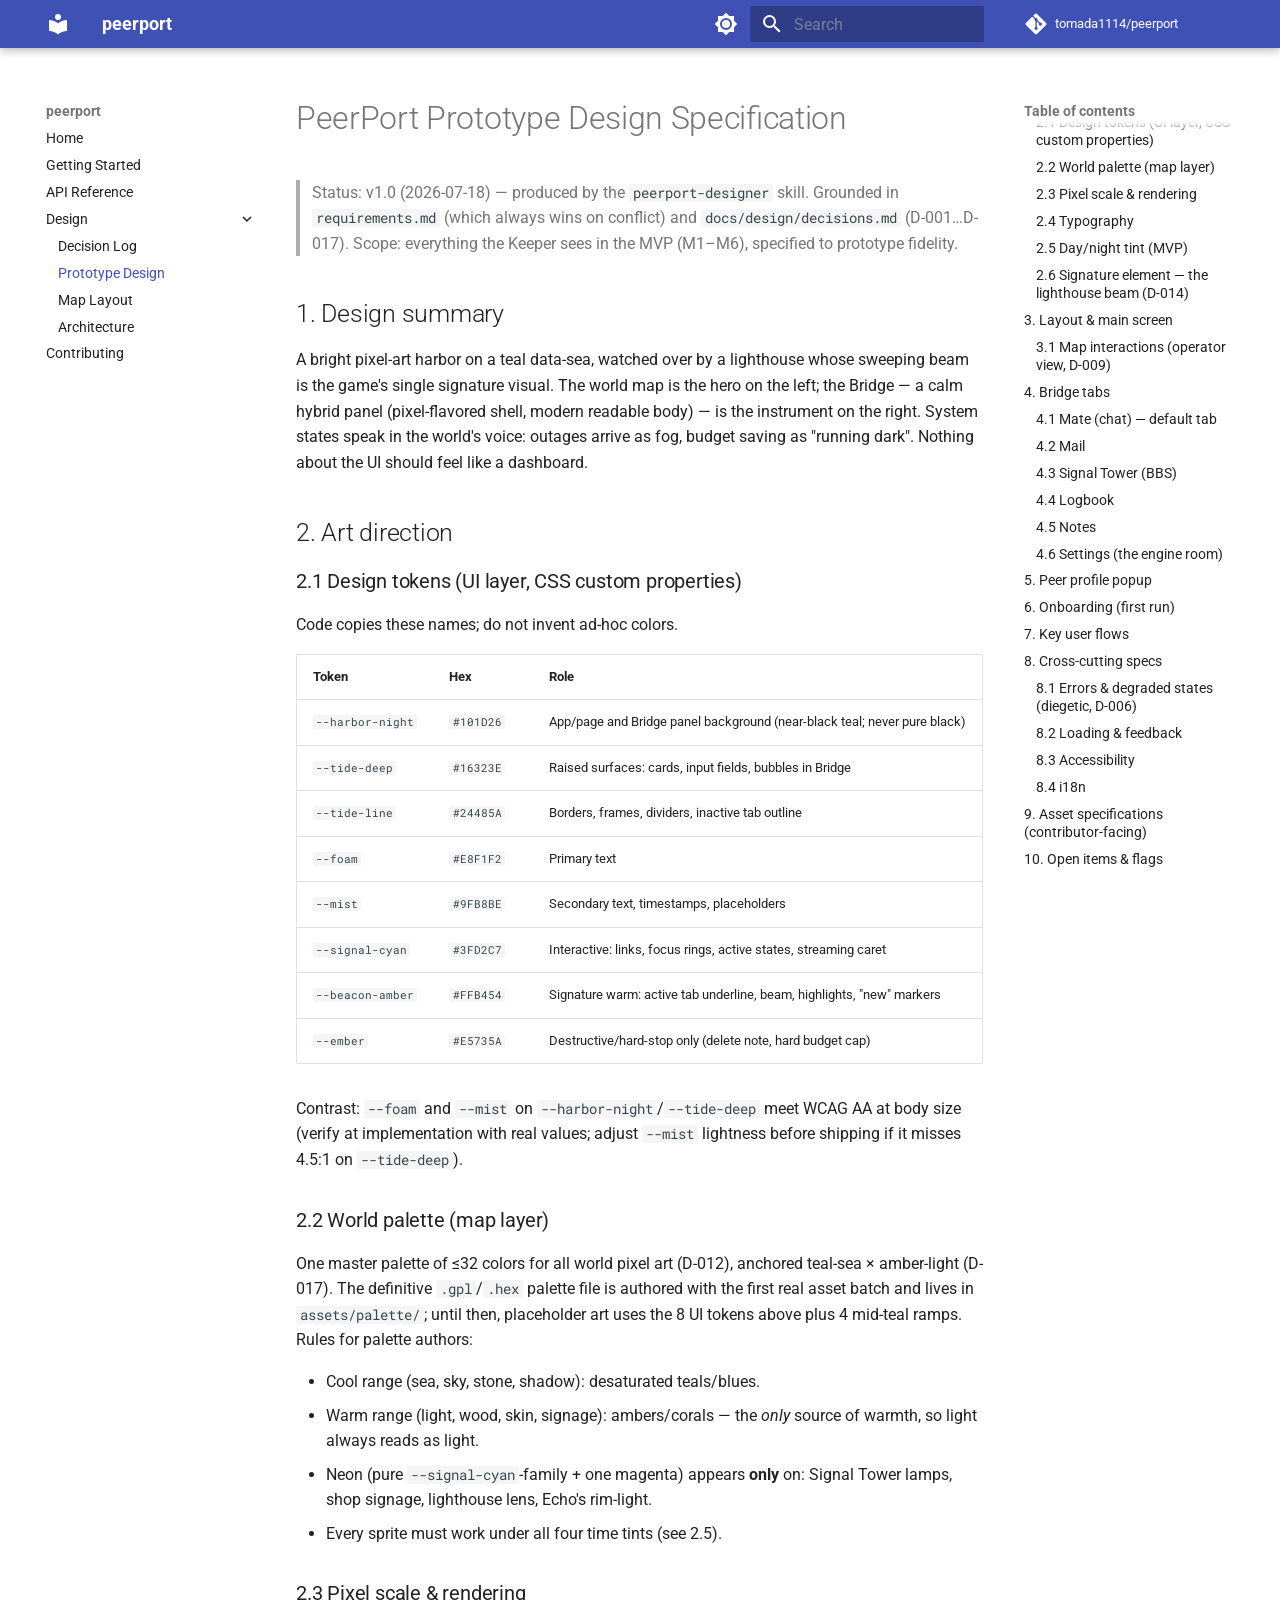
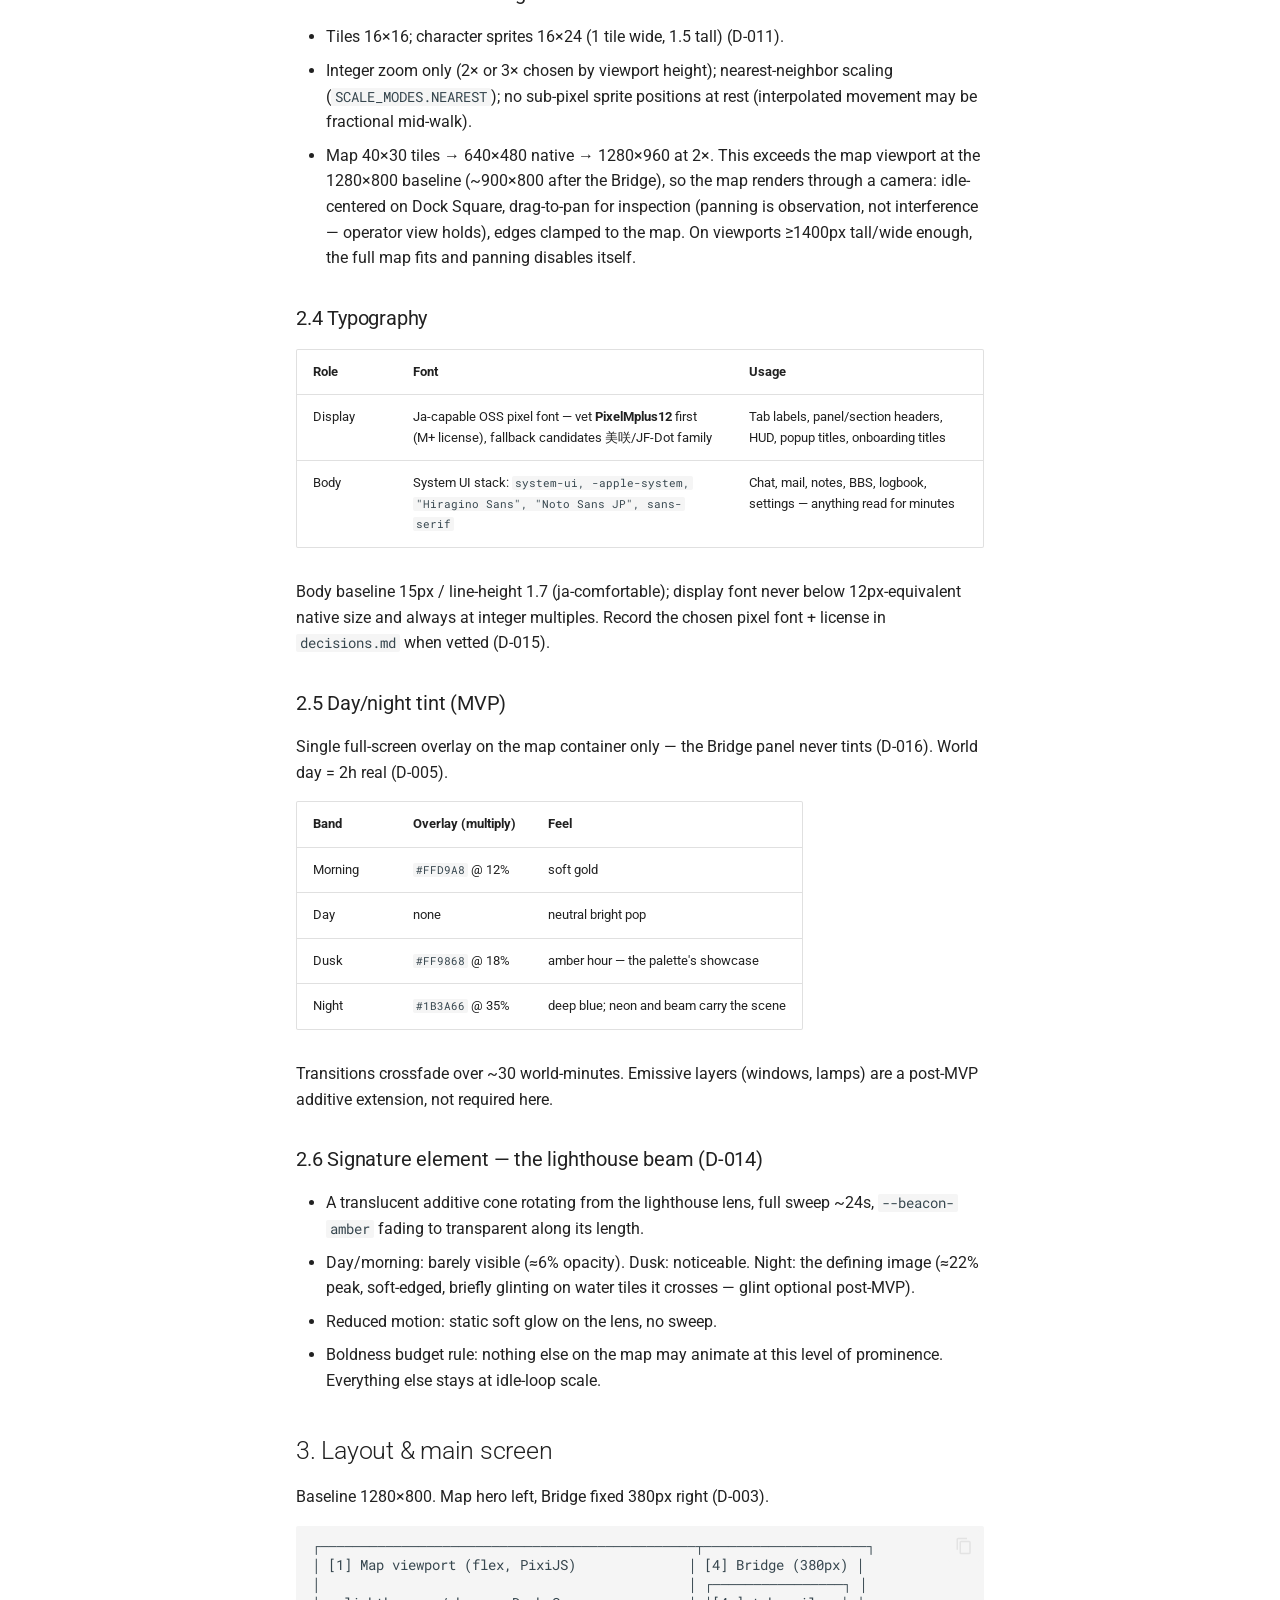
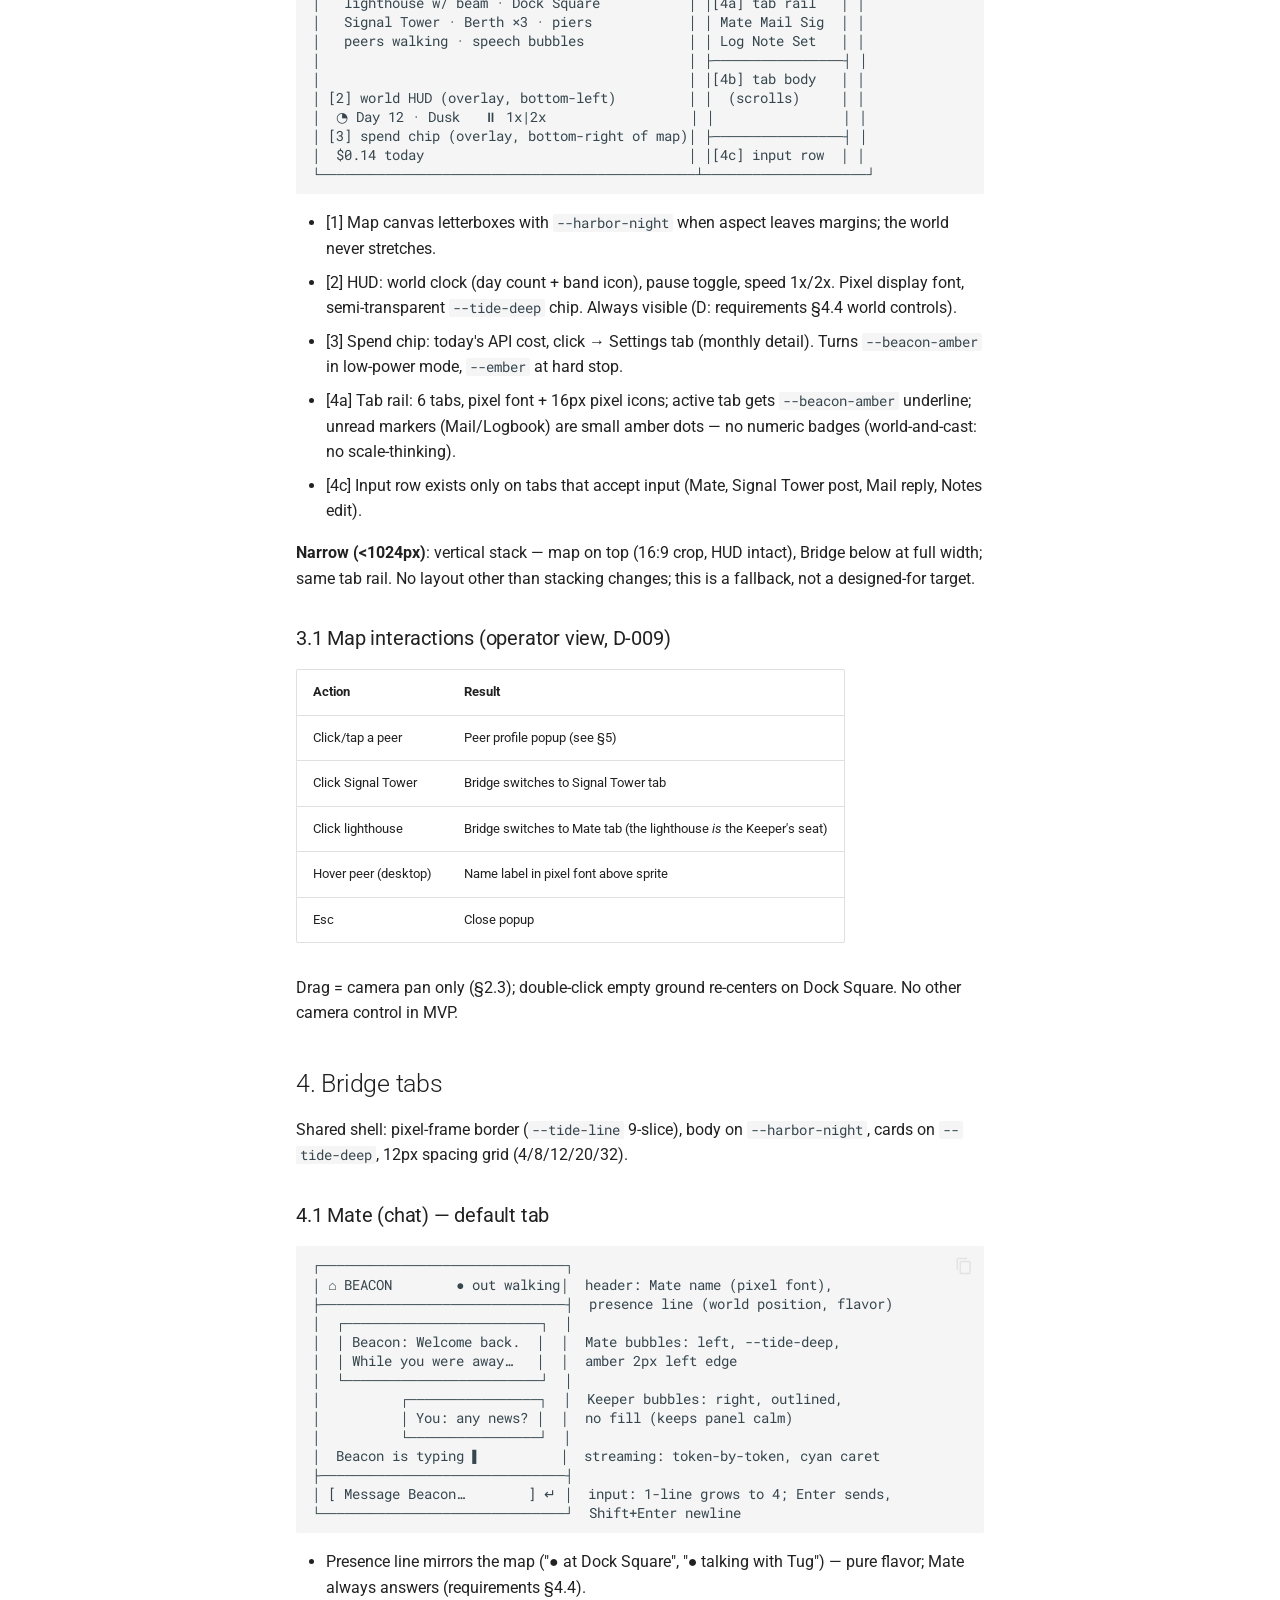
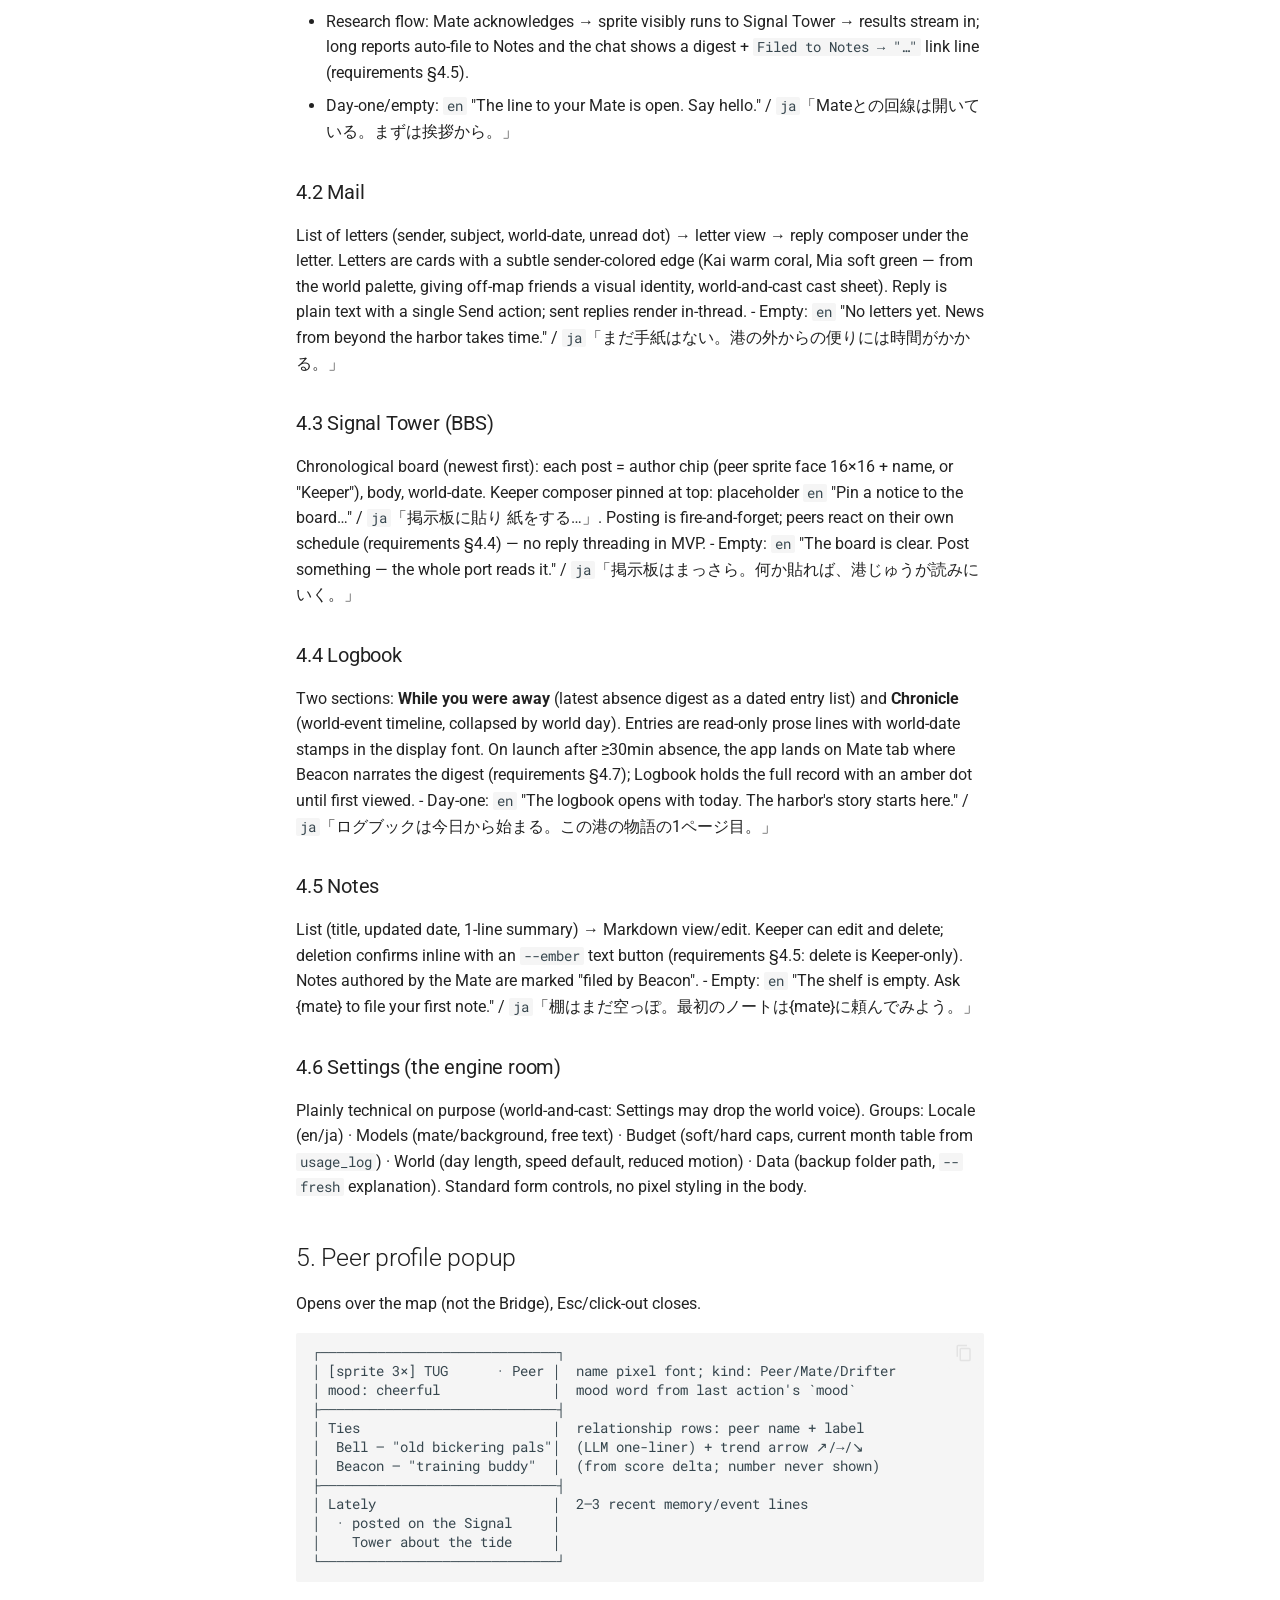
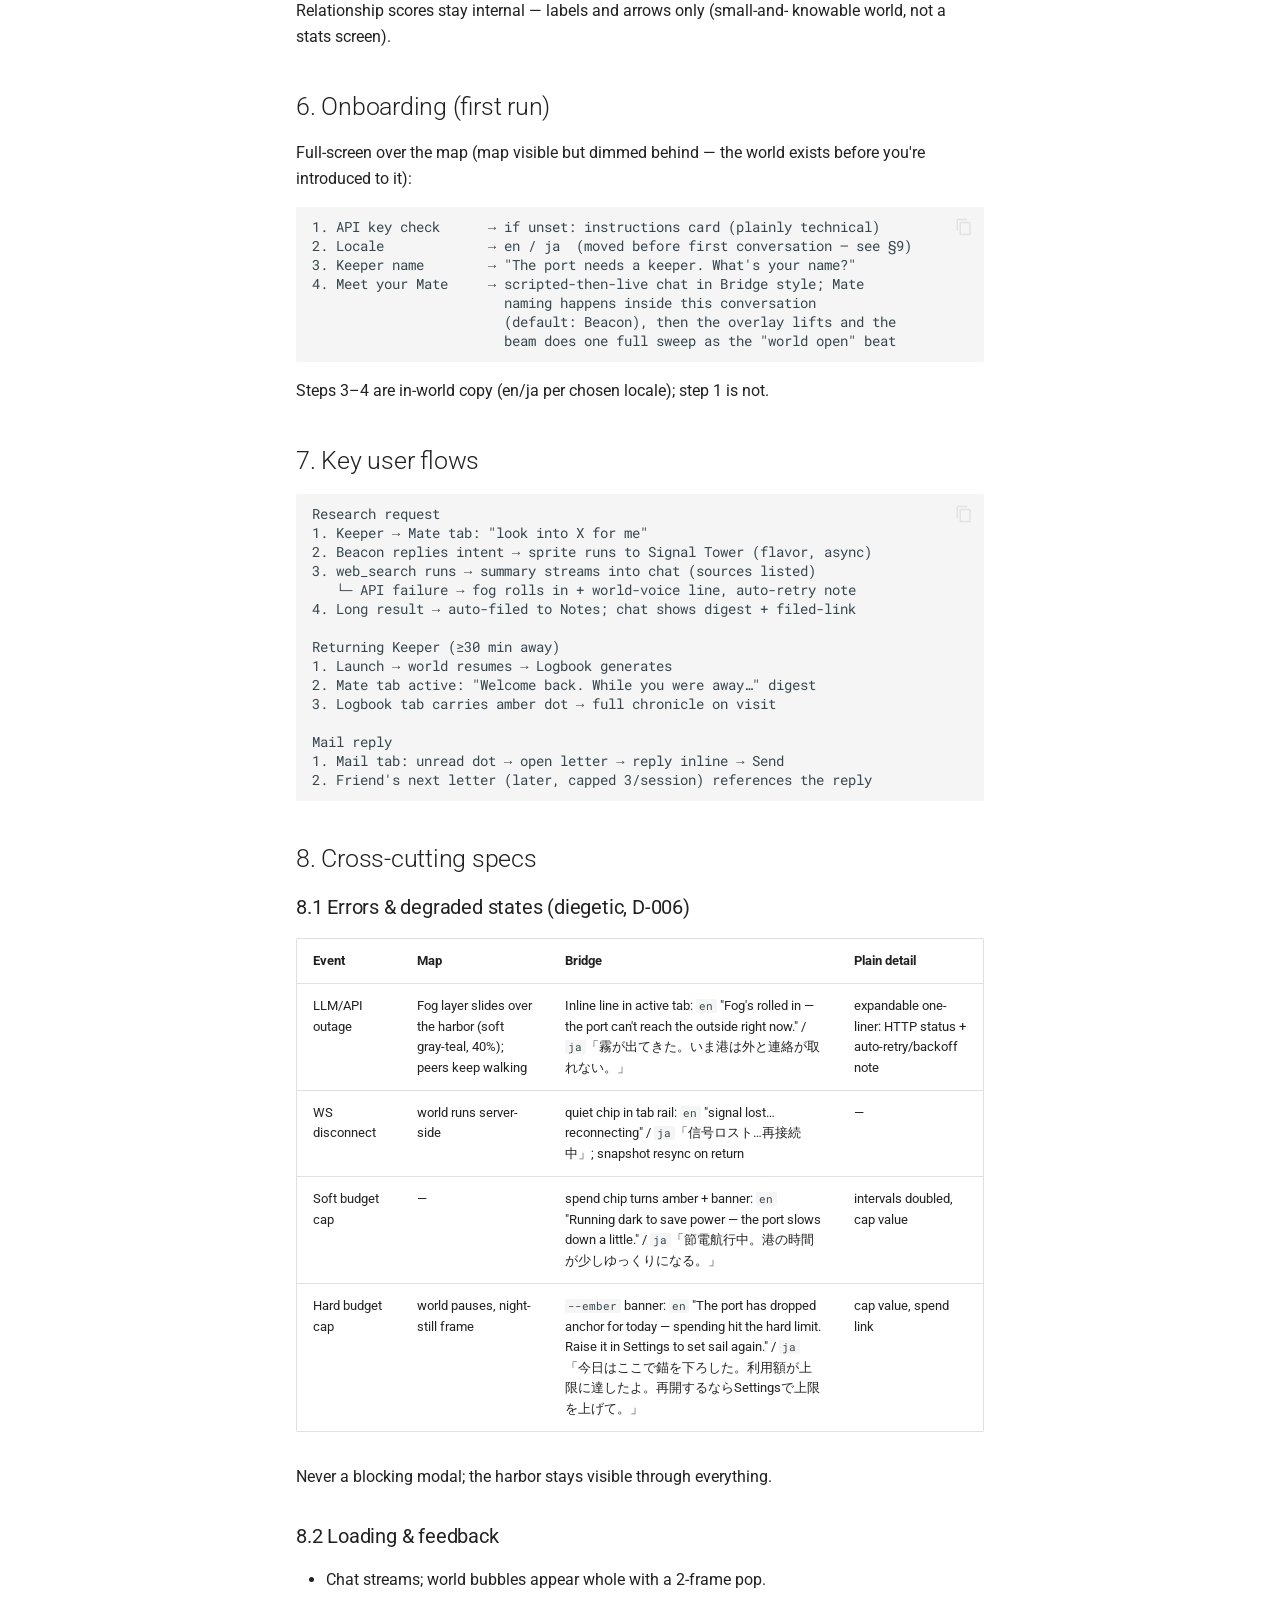
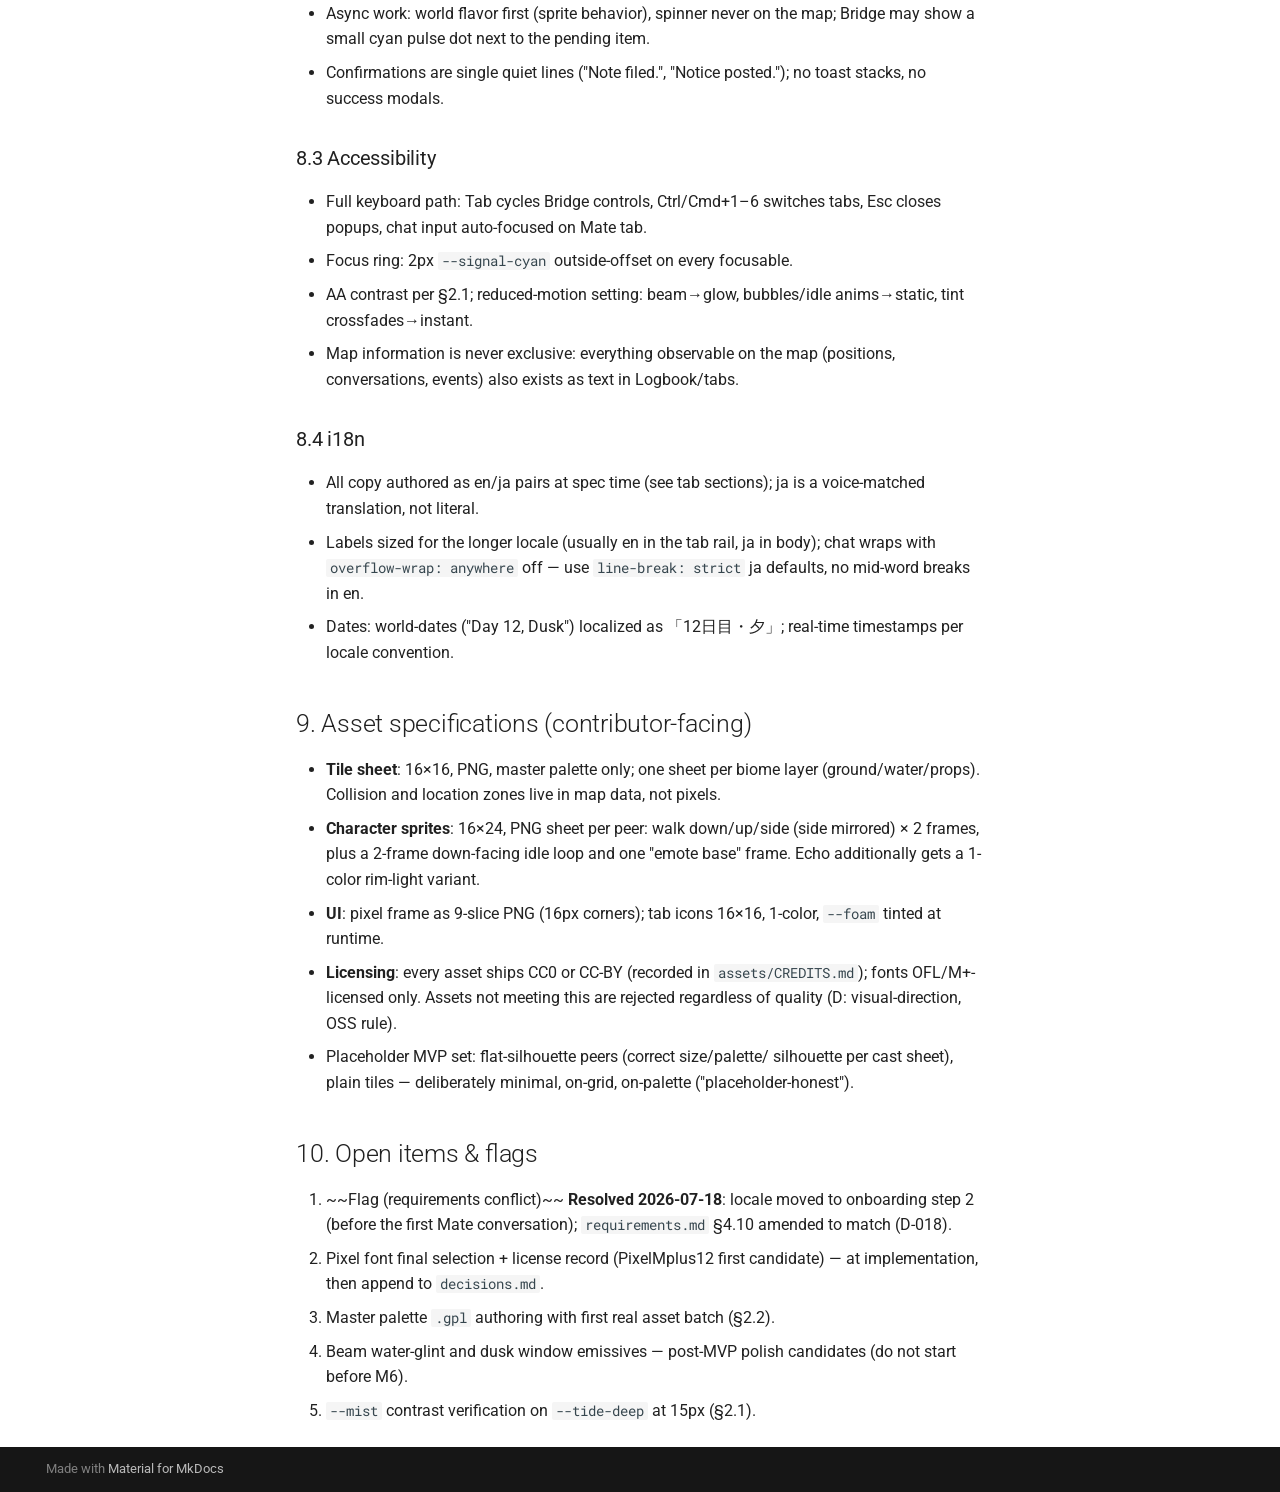
<file: design/prototype-design/index.html>
<!doctype html>
<html lang="en" class="no-js">
  <head>
    
      <meta charset="utf-8">
      <meta name="viewport" content="width=device-width,initial-scale=1">
      
        <meta name="description" content="A short description of the project.">
      
      
      
        <link rel="canonical" href="https://tomada1114.github.io/peerport/design/prototype-design/">
      
      
        <link rel="prev" href="../decisions/">
      
      
        <link rel="next" href="../map-layout/">
      
      
        
      
      
      <link rel="icon" href="../../assets/images/favicon.png">
      <meta name="generator" content="mkdocs-1.6.1, mkdocs-material-9.7.6">
    
    
      
        <title>Prototype Design - peerport</title>
      
    
    
      <link rel="stylesheet" href="../../assets/stylesheets/main.484c7ddc.min.css">
      
        
        <link rel="stylesheet" href="../../assets/stylesheets/palette.ab4e12ef.min.css">
      
      


    
    
      
    
    
      
        
        
        <link rel="preconnect" href="https://fonts.gstatic.com" crossorigin>
        <link rel="stylesheet" href="https://fonts.googleapis.com/css?family=Roboto:300,300i,400,400i,700,700i%7CRoboto+Mono:400,400i,700,700i&display=fallback">
        <style>:root{--md-text-font:"Roboto";--md-code-font:"Roboto Mono"}</style>
      
    
    
      <link rel="stylesheet" href="../../assets/_mkdocstrings.css">
    
    <script>__md_scope=new URL("../..",location),__md_hash=e=>[...e].reduce(((e,_)=>(e<<5)-e+_.charCodeAt(0)),0),__md_get=(e,_=localStorage,t=__md_scope)=>JSON.parse(_.getItem(t.pathname+"."+e)),__md_set=(e,_,t=localStorage,a=__md_scope)=>{try{t.setItem(a.pathname+"."+e,JSON.stringify(_))}catch(e){}}</script>
    
      

    
    
  </head>
  
  
    
    
      
    
    
    
    
    <body dir="ltr" data-md-color-scheme="default" data-md-color-primary="indigo" data-md-color-accent="indigo">
  
    
    <input class="md-toggle" data-md-toggle="drawer" type="checkbox" id="__drawer" autocomplete="off">
    <input class="md-toggle" data-md-toggle="search" type="checkbox" id="__search" autocomplete="off">
    <label class="md-overlay" for="__drawer"></label>
    <div data-md-component="skip">
      
        
        <a href="#peerport-prototype-design-specification" class="md-skip">
          Skip to content
        </a>
      
    </div>
    <div data-md-component="announce">
      
    </div>
    
    
      

  

<header class="md-header md-header--shadow" data-md-component="header">
  <nav class="md-header__inner md-grid" aria-label="Header">
    <a href="../.." title="peerport" class="md-header__button md-logo" aria-label="peerport" data-md-component="logo">
      
  
  <svg xmlns="http://www.w3.org/2000/svg" viewBox="0 0 24 24"><path d="M12 8a3 3 0 0 0 3-3 3 3 0 0 0-3-3 3 3 0 0 0-3 3 3 3 0 0 0 3 3m0 3.54C9.64 9.35 6.5 8 3 8v11c3.5 0 6.64 1.35 9 3.54 2.36-2.19 5.5-3.54 9-3.54V8c-3.5 0-6.64 1.35-9 3.54"/></svg>

    </a>
    <label class="md-header__button md-icon" for="__drawer">
      
      <svg xmlns="http://www.w3.org/2000/svg" viewBox="0 0 24 24"><path d="M3 6h18v2H3zm0 5h18v2H3zm0 5h18v2H3z"/></svg>
    </label>
    <div class="md-header__title" data-md-component="header-title">
      <div class="md-header__ellipsis">
        <div class="md-header__topic">
          <span class="md-ellipsis">
            peerport
          </span>
        </div>
        <div class="md-header__topic" data-md-component="header-topic">
          <span class="md-ellipsis">
            
              Prototype Design
            
          </span>
        </div>
      </div>
    </div>
    
      
        <form class="md-header__option" data-md-component="palette">
  
    
    
    
    <input class="md-option" data-md-color-media="" data-md-color-scheme="default" data-md-color-primary="indigo" data-md-color-accent="indigo"  aria-label="Switch to dark mode"  type="radio" name="__palette" id="__palette_0">
    
      <label class="md-header__button md-icon" title="Switch to dark mode" for="__palette_1" hidden>
        <svg xmlns="http://www.w3.org/2000/svg" viewBox="0 0 24 24"><path d="M12 8a4 4 0 0 0-4 4 4 4 0 0 0 4 4 4 4 0 0 0 4-4 4 4 0 0 0-4-4m0 10a6 6 0 0 1-6-6 6 6 0 0 1 6-6 6 6 0 0 1 6 6 6 6 0 0 1-6 6m8-9.31V4h-4.69L12 .69 8.69 4H4v4.69L.69 12 4 15.31V20h4.69L12 23.31 15.31 20H20v-4.69L23.31 12z"/></svg>
      </label>
    
  
    
    
    
    <input class="md-option" data-md-color-media="" data-md-color-scheme="slate" data-md-color-primary="indigo" data-md-color-accent="indigo"  aria-label="Switch to light mode"  type="radio" name="__palette" id="__palette_1">
    
      <label class="md-header__button md-icon" title="Switch to light mode" for="__palette_0" hidden>
        <svg xmlns="http://www.w3.org/2000/svg" viewBox="0 0 24 24"><path d="M12 18c-.89 0-1.74-.2-2.5-.55C11.56 16.5 13 14.42 13 12s-1.44-4.5-3.5-5.45C10.26 6.2 11.11 6 12 6a6 6 0 0 1 6 6 6 6 0 0 1-6 6m8-9.31V4h-4.69L12 .69 8.69 4H4v4.69L.69 12 4 15.31V20h4.69L12 23.31 15.31 20H20v-4.69L23.31 12z"/></svg>
      </label>
    
  
</form>
      
    
    
      <script>var palette=__md_get("__palette");if(palette&&palette.color){if("(prefers-color-scheme)"===palette.color.media){var media=matchMedia("(prefers-color-scheme: light)"),input=document.querySelector(media.matches?"[data-md-color-media='(prefers-color-scheme: light)']":"[data-md-color-media='(prefers-color-scheme: dark)']");palette.color.media=input.getAttribute("data-md-color-media"),palette.color.scheme=input.getAttribute("data-md-color-scheme"),palette.color.primary=input.getAttribute("data-md-color-primary"),palette.color.accent=input.getAttribute("data-md-color-accent")}for(var[key,value]of Object.entries(palette.color))document.body.setAttribute("data-md-color-"+key,value)}</script>
    
    
    
      
      
        <label class="md-header__button md-icon" for="__search">
          
          <svg xmlns="http://www.w3.org/2000/svg" viewBox="0 0 24 24"><path d="M9.5 3A6.5 6.5 0 0 1 16 9.5c0 1.61-.59 3.09-1.56 4.23l.27.27h.79l5 5-1.5 1.5-5-5v-.79l-.27-.27A6.52 6.52 0 0 1 9.5 16 6.5 6.5 0 0 1 3 9.5 6.5 6.5 0 0 1 9.5 3m0 2C7 5 5 7 5 9.5S7 14 9.5 14 14 12 14 9.5 12 5 9.5 5"/></svg>
        </label>
        <div class="md-search" data-md-component="search" role="dialog">
  <label class="md-search__overlay" for="__search"></label>
  <div class="md-search__inner" role="search">
    <form class="md-search__form" name="search">
      <input type="text" class="md-search__input" name="query" aria-label="Search" placeholder="Search" autocapitalize="off" autocorrect="off" autocomplete="off" spellcheck="false" data-md-component="search-query" required>
      <label class="md-search__icon md-icon" for="__search">
        
        <svg xmlns="http://www.w3.org/2000/svg" viewBox="0 0 24 24"><path d="M9.5 3A6.5 6.5 0 0 1 16 9.5c0 1.61-.59 3.09-1.56 4.23l.27.27h.79l5 5-1.5 1.5-5-5v-.79l-.27-.27A6.52 6.52 0 0 1 9.5 16 6.5 6.5 0 0 1 3 9.5 6.5 6.5 0 0 1 9.5 3m0 2C7 5 5 7 5 9.5S7 14 9.5 14 14 12 14 9.5 12 5 9.5 5"/></svg>
        
        <svg xmlns="http://www.w3.org/2000/svg" viewBox="0 0 24 24"><path d="M20 11v2H8l5.5 5.5-1.42 1.42L4.16 12l7.92-7.92L13.5 5.5 8 11z"/></svg>
      </label>
      <nav class="md-search__options" aria-label="Search">
        
        <button type="reset" class="md-search__icon md-icon" title="Clear" aria-label="Clear" tabindex="-1">
          
          <svg xmlns="http://www.w3.org/2000/svg" viewBox="0 0 24 24"><path d="M19 6.41 17.59 5 12 10.59 6.41 5 5 6.41 10.59 12 5 17.59 6.41 19 12 13.41 17.59 19 19 17.59 13.41 12z"/></svg>
        </button>
      </nav>
      
        <div class="md-search__suggest" data-md-component="search-suggest"></div>
      
    </form>
    <div class="md-search__output">
      <div class="md-search__scrollwrap" tabindex="0" data-md-scrollfix>
        <div class="md-search-result" data-md-component="search-result">
          <div class="md-search-result__meta">
            Initializing search
          </div>
          <ol class="md-search-result__list" role="presentation"></ol>
        </div>
      </div>
    </div>
  </div>
</div>
      
    
    
      <div class="md-header__source">
        <a href="https://github.com/tomada1114/peerport" title="Go to repository" class="md-source" data-md-component="source">
  <div class="md-source__icon md-icon">
    
    <svg xmlns="http://www.w3.org/2000/svg" viewBox="0 0 448 512"><!--! Font Awesome Free 7.1.0 by @fontawesome - https://fontawesome.com License - https://fontawesome.com/license/free (Icons: CC BY 4.0, Fonts: SIL OFL 1.1, Code: MIT License) Copyright 2025 Fonticons, Inc.--><path d="M439.6 236.1 244 40.5c-5.4-5.5-12.8-8.5-20.4-8.5s-15 3-20.4 8.4L162.5 81l51.5 51.5c27.1-9.1 52.7 16.8 43.4 43.7l49.7 49.7c34.2-11.8 61.2 31 35.5 56.7-26.5 26.5-70.2-2.9-56-37.3L240.3 199v121.9c25.3 12.5 22.3 41.8 9.1 55-6.4 6.4-15.2 10.1-24.3 10.1s-17.8-3.6-24.3-10.1c-17.6-17.6-11.1-46.9 11.2-56v-123c-20.8-8.5-24.6-30.7-18.6-45L142.6 101 8.5 235.1C3 240.6 0 247.9 0 255.5s3 15 8.5 20.4l195.6 195.7c5.4 5.4 12.7 8.4 20.4 8.4s15-3 20.4-8.4l194.7-194.7c5.4-5.4 8.4-12.8 8.4-20.4s-3-15-8.4-20.4"/></svg>
  </div>
  <div class="md-source__repository">
    tomada1114/peerport
  </div>
</a>
      </div>
    
  </nav>
  
</header>
    
    <div class="md-container" data-md-component="container">
      
      
        
          
        
      
      <main class="md-main" data-md-component="main">
        <div class="md-main__inner md-grid">
          
            
              
              <div class="md-sidebar md-sidebar--primary" data-md-component="sidebar" data-md-type="navigation" >
                <div class="md-sidebar__scrollwrap">
                  <div class="md-sidebar__inner">
                    



<nav class="md-nav md-nav--primary" aria-label="Navigation" data-md-level="0">
  <label class="md-nav__title" for="__drawer">
    <a href="../.." title="peerport" class="md-nav__button md-logo" aria-label="peerport" data-md-component="logo">
      
  
  <svg xmlns="http://www.w3.org/2000/svg" viewBox="0 0 24 24"><path d="M12 8a3 3 0 0 0 3-3 3 3 0 0 0-3-3 3 3 0 0 0-3 3 3 3 0 0 0 3 3m0 3.54C9.64 9.35 6.5 8 3 8v11c3.5 0 6.64 1.35 9 3.54 2.36-2.19 5.5-3.54 9-3.54V8c-3.5 0-6.64 1.35-9 3.54"/></svg>

    </a>
    peerport
  </label>
  
    <div class="md-nav__source">
      <a href="https://github.com/tomada1114/peerport" title="Go to repository" class="md-source" data-md-component="source">
  <div class="md-source__icon md-icon">
    
    <svg xmlns="http://www.w3.org/2000/svg" viewBox="0 0 448 512"><!--! Font Awesome Free 7.1.0 by @fontawesome - https://fontawesome.com License - https://fontawesome.com/license/free (Icons: CC BY 4.0, Fonts: SIL OFL 1.1, Code: MIT License) Copyright 2025 Fonticons, Inc.--><path d="M439.6 236.1 244 40.5c-5.4-5.5-12.8-8.5-20.4-8.5s-15 3-20.4 8.4L162.5 81l51.5 51.5c27.1-9.1 52.7 16.8 43.4 43.7l49.7 49.7c34.2-11.8 61.2 31 35.5 56.7-26.5 26.5-70.2-2.9-56-37.3L240.3 199v121.9c25.3 12.5 22.3 41.8 9.1 55-6.4 6.4-15.2 10.1-24.3 10.1s-17.8-3.6-24.3-10.1c-17.6-17.6-11.1-46.9 11.2-56v-123c-20.8-8.5-24.6-30.7-18.6-45L142.6 101 8.5 235.1C3 240.6 0 247.9 0 255.5s3 15 8.5 20.4l195.6 195.7c5.4 5.4 12.7 8.4 20.4 8.4s15-3 20.4-8.4l194.7-194.7c5.4-5.4 8.4-12.8 8.4-20.4s-3-15-8.4-20.4"/></svg>
  </div>
  <div class="md-source__repository">
    tomada1114/peerport
  </div>
</a>
    </div>
  
  <ul class="md-nav__list" data-md-scrollfix>
    
      
      
  
  
  
  
    <li class="md-nav__item">
      <a href="../.." class="md-nav__link">
        
  
  
  <span class="md-ellipsis">
    
  
    Home
  

    
  </span>
  
  

      </a>
    </li>
  

    
      
      
  
  
  
  
    <li class="md-nav__item">
      <a href="../../getting-started/" class="md-nav__link">
        
  
  
  <span class="md-ellipsis">
    
  
    Getting Started
  

    
  </span>
  
  

      </a>
    </li>
  

    
      
      
  
  
  
  
    <li class="md-nav__item">
      <a href="../../reference/" class="md-nav__link">
        
  
  
  <span class="md-ellipsis">
    
  
    API Reference
  

    
  </span>
  
  

      </a>
    </li>
  

    
      
      
  
  
    
  
  
  
    
    
    
    
    
    <li class="md-nav__item md-nav__item--active md-nav__item--nested">
      
        
        
        <input class="md-nav__toggle md-toggle " type="checkbox" id="__nav_4" checked>
        
          
          <label class="md-nav__link" for="__nav_4" id="__nav_4_label" tabindex="0">
            
  
  
  <span class="md-ellipsis">
    
  
    Design
  

    
  </span>
  
  

            <span class="md-nav__icon md-icon"></span>
          </label>
        
        <nav class="md-nav" data-md-level="1" aria-labelledby="__nav_4_label" aria-expanded="true">
          <label class="md-nav__title" for="__nav_4">
            <span class="md-nav__icon md-icon"></span>
            
  
    Design
  

          </label>
          <ul class="md-nav__list" data-md-scrollfix>
            
              
                
  
  
  
  
    <li class="md-nav__item">
      <a href="../decisions/" class="md-nav__link">
        
  
  
  <span class="md-ellipsis">
    
  
    Decision Log
  

    
  </span>
  
  

      </a>
    </li>
  

              
            
              
                
  
  
    
  
  
  
    <li class="md-nav__item md-nav__item--active">
      
      <input class="md-nav__toggle md-toggle" type="checkbox" id="__toc">
      
      
        
      
      
        <label class="md-nav__link md-nav__link--active" for="__toc">
          
  
  
  <span class="md-ellipsis">
    
  
    Prototype Design
  

    
  </span>
  
  

          <span class="md-nav__icon md-icon"></span>
        </label>
      
      <a href="./" class="md-nav__link md-nav__link--active">
        
  
  
  <span class="md-ellipsis">
    
  
    Prototype Design
  

    
  </span>
  
  

      </a>
      
        

<nav class="md-nav md-nav--secondary" aria-label="Table of contents">
  
  
  
    
  
  
    <label class="md-nav__title" for="__toc">
      <span class="md-nav__icon md-icon"></span>
      Table of contents
    </label>
    <ul class="md-nav__list" data-md-component="toc" data-md-scrollfix>
      
        <li class="md-nav__item">
  <a href="#1-design-summary" class="md-nav__link">
    <span class="md-ellipsis">
      
        1. Design summary
      
    </span>
  </a>
  
</li>
      
        <li class="md-nav__item">
  <a href="#2-art-direction" class="md-nav__link">
    <span class="md-ellipsis">
      
        2. Art direction
      
    </span>
  </a>
  
    <nav class="md-nav" aria-label="2. Art direction">
      <ul class="md-nav__list">
        
          <li class="md-nav__item">
  <a href="#21-design-tokens-ui-layer-css-custom-properties" class="md-nav__link">
    <span class="md-ellipsis">
      
        2.1 Design tokens (UI layer, CSS custom properties)
      
    </span>
  </a>
  
</li>
        
          <li class="md-nav__item">
  <a href="#22-world-palette-map-layer" class="md-nav__link">
    <span class="md-ellipsis">
      
        2.2 World palette (map layer)
      
    </span>
  </a>
  
</li>
        
          <li class="md-nav__item">
  <a href="#23-pixel-scale-rendering" class="md-nav__link">
    <span class="md-ellipsis">
      
        2.3 Pixel scale &amp; rendering
      
    </span>
  </a>
  
</li>
        
          <li class="md-nav__item">
  <a href="#24-typography" class="md-nav__link">
    <span class="md-ellipsis">
      
        2.4 Typography
      
    </span>
  </a>
  
</li>
        
          <li class="md-nav__item">
  <a href="#25-daynight-tint-mvp" class="md-nav__link">
    <span class="md-ellipsis">
      
        2.5 Day/night tint (MVP)
      
    </span>
  </a>
  
</li>
        
          <li class="md-nav__item">
  <a href="#26-signature-element-the-lighthouse-beam-d-014" class="md-nav__link">
    <span class="md-ellipsis">
      
        2.6 Signature element — the lighthouse beam (D-014)
      
    </span>
  </a>
  
</li>
        
      </ul>
    </nav>
  
</li>
      
        <li class="md-nav__item">
  <a href="#3-layout-main-screen" class="md-nav__link">
    <span class="md-ellipsis">
      
        3. Layout &amp; main screen
      
    </span>
  </a>
  
    <nav class="md-nav" aria-label="3. Layout &amp; main screen">
      <ul class="md-nav__list">
        
          <li class="md-nav__item">
  <a href="#31-map-interactions-operator-view-d-009" class="md-nav__link">
    <span class="md-ellipsis">
      
        3.1 Map interactions (operator view, D-009)
      
    </span>
  </a>
  
</li>
        
      </ul>
    </nav>
  
</li>
      
        <li class="md-nav__item">
  <a href="#4-bridge-tabs" class="md-nav__link">
    <span class="md-ellipsis">
      
        4. Bridge tabs
      
    </span>
  </a>
  
    <nav class="md-nav" aria-label="4. Bridge tabs">
      <ul class="md-nav__list">
        
          <li class="md-nav__item">
  <a href="#41-mate-chat-default-tab" class="md-nav__link">
    <span class="md-ellipsis">
      
        4.1 Mate (chat) — default tab
      
    </span>
  </a>
  
</li>
        
          <li class="md-nav__item">
  <a href="#42-mail" class="md-nav__link">
    <span class="md-ellipsis">
      
        4.2 Mail
      
    </span>
  </a>
  
</li>
        
          <li class="md-nav__item">
  <a href="#43-signal-tower-bbs" class="md-nav__link">
    <span class="md-ellipsis">
      
        4.3 Signal Tower (BBS)
      
    </span>
  </a>
  
</li>
        
          <li class="md-nav__item">
  <a href="#44-logbook" class="md-nav__link">
    <span class="md-ellipsis">
      
        4.4 Logbook
      
    </span>
  </a>
  
</li>
        
          <li class="md-nav__item">
  <a href="#45-notes" class="md-nav__link">
    <span class="md-ellipsis">
      
        4.5 Notes
      
    </span>
  </a>
  
</li>
        
          <li class="md-nav__item">
  <a href="#46-settings-the-engine-room" class="md-nav__link">
    <span class="md-ellipsis">
      
        4.6 Settings (the engine room)
      
    </span>
  </a>
  
</li>
        
      </ul>
    </nav>
  
</li>
      
        <li class="md-nav__item">
  <a href="#5-peer-profile-popup" class="md-nav__link">
    <span class="md-ellipsis">
      
        5. Peer profile popup
      
    </span>
  </a>
  
</li>
      
        <li class="md-nav__item">
  <a href="#6-onboarding-first-run" class="md-nav__link">
    <span class="md-ellipsis">
      
        6. Onboarding (first run)
      
    </span>
  </a>
  
</li>
      
        <li class="md-nav__item">
  <a href="#7-key-user-flows" class="md-nav__link">
    <span class="md-ellipsis">
      
        7. Key user flows
      
    </span>
  </a>
  
</li>
      
        <li class="md-nav__item">
  <a href="#8-cross-cutting-specs" class="md-nav__link">
    <span class="md-ellipsis">
      
        8. Cross-cutting specs
      
    </span>
  </a>
  
    <nav class="md-nav" aria-label="8. Cross-cutting specs">
      <ul class="md-nav__list">
        
          <li class="md-nav__item">
  <a href="#81-errors-degraded-states-diegetic-d-006" class="md-nav__link">
    <span class="md-ellipsis">
      
        8.1 Errors &amp; degraded states (diegetic, D-006)
      
    </span>
  </a>
  
</li>
        
          <li class="md-nav__item">
  <a href="#82-loading-feedback" class="md-nav__link">
    <span class="md-ellipsis">
      
        8.2 Loading &amp; feedback
      
    </span>
  </a>
  
</li>
        
          <li class="md-nav__item">
  <a href="#83-accessibility" class="md-nav__link">
    <span class="md-ellipsis">
      
        8.3 Accessibility
      
    </span>
  </a>
  
</li>
        
          <li class="md-nav__item">
  <a href="#84-i18n" class="md-nav__link">
    <span class="md-ellipsis">
      
        8.4 i18n
      
    </span>
  </a>
  
</li>
        
      </ul>
    </nav>
  
</li>
      
        <li class="md-nav__item">
  <a href="#9-asset-specifications-contributor-facing" class="md-nav__link">
    <span class="md-ellipsis">
      
        9. Asset specifications (contributor-facing)
      
    </span>
  </a>
  
</li>
      
        <li class="md-nav__item">
  <a href="#10-open-items-flags" class="md-nav__link">
    <span class="md-ellipsis">
      
        10. Open items &amp; flags
      
    </span>
  </a>
  
</li>
      
    </ul>
  
</nav>
      
    </li>
  

              
            
              
                
  
  
  
  
    <li class="md-nav__item">
      <a href="../map-layout/" class="md-nav__link">
        
  
  
  <span class="md-ellipsis">
    
  
    Map Layout
  

    
  </span>
  
  

      </a>
    </li>
  

              
            
              
                
  
  
  
  
    <li class="md-nav__item">
      <a href="../architecture/" class="md-nav__link">
        
  
  
  <span class="md-ellipsis">
    
  
    Architecture
  

    
  </span>
  
  

      </a>
    </li>
  

              
            
          </ul>
        </nav>
      
    </li>
  

    
      
      
  
  
  
  
    <li class="md-nav__item">
      <a href="../../contributing/" class="md-nav__link">
        
  
  
  <span class="md-ellipsis">
    
  
    Contributing
  

    
  </span>
  
  

      </a>
    </li>
  

    
  </ul>
</nav>
                  </div>
                </div>
              </div>
            
            
              
              <div class="md-sidebar md-sidebar--secondary" data-md-component="sidebar" data-md-type="toc" >
                <div class="md-sidebar__scrollwrap">
                  <div class="md-sidebar__inner">
                    

<nav class="md-nav md-nav--secondary" aria-label="Table of contents">
  
  
  
    
  
  
    <label class="md-nav__title" for="__toc">
      <span class="md-nav__icon md-icon"></span>
      Table of contents
    </label>
    <ul class="md-nav__list" data-md-component="toc" data-md-scrollfix>
      
        <li class="md-nav__item">
  <a href="#1-design-summary" class="md-nav__link">
    <span class="md-ellipsis">
      
        1. Design summary
      
    </span>
  </a>
  
</li>
      
        <li class="md-nav__item">
  <a href="#2-art-direction" class="md-nav__link">
    <span class="md-ellipsis">
      
        2. Art direction
      
    </span>
  </a>
  
    <nav class="md-nav" aria-label="2. Art direction">
      <ul class="md-nav__list">
        
          <li class="md-nav__item">
  <a href="#21-design-tokens-ui-layer-css-custom-properties" class="md-nav__link">
    <span class="md-ellipsis">
      
        2.1 Design tokens (UI layer, CSS custom properties)
      
    </span>
  </a>
  
</li>
        
          <li class="md-nav__item">
  <a href="#22-world-palette-map-layer" class="md-nav__link">
    <span class="md-ellipsis">
      
        2.2 World palette (map layer)
      
    </span>
  </a>
  
</li>
        
          <li class="md-nav__item">
  <a href="#23-pixel-scale-rendering" class="md-nav__link">
    <span class="md-ellipsis">
      
        2.3 Pixel scale &amp; rendering
      
    </span>
  </a>
  
</li>
        
          <li class="md-nav__item">
  <a href="#24-typography" class="md-nav__link">
    <span class="md-ellipsis">
      
        2.4 Typography
      
    </span>
  </a>
  
</li>
        
          <li class="md-nav__item">
  <a href="#25-daynight-tint-mvp" class="md-nav__link">
    <span class="md-ellipsis">
      
        2.5 Day/night tint (MVP)
      
    </span>
  </a>
  
</li>
        
          <li class="md-nav__item">
  <a href="#26-signature-element-the-lighthouse-beam-d-014" class="md-nav__link">
    <span class="md-ellipsis">
      
        2.6 Signature element — the lighthouse beam (D-014)
      
    </span>
  </a>
  
</li>
        
      </ul>
    </nav>
  
</li>
      
        <li class="md-nav__item">
  <a href="#3-layout-main-screen" class="md-nav__link">
    <span class="md-ellipsis">
      
        3. Layout &amp; main screen
      
    </span>
  </a>
  
    <nav class="md-nav" aria-label="3. Layout &amp; main screen">
      <ul class="md-nav__list">
        
          <li class="md-nav__item">
  <a href="#31-map-interactions-operator-view-d-009" class="md-nav__link">
    <span class="md-ellipsis">
      
        3.1 Map interactions (operator view, D-009)
      
    </span>
  </a>
  
</li>
        
      </ul>
    </nav>
  
</li>
      
        <li class="md-nav__item">
  <a href="#4-bridge-tabs" class="md-nav__link">
    <span class="md-ellipsis">
      
        4. Bridge tabs
      
    </span>
  </a>
  
    <nav class="md-nav" aria-label="4. Bridge tabs">
      <ul class="md-nav__list">
        
          <li class="md-nav__item">
  <a href="#41-mate-chat-default-tab" class="md-nav__link">
    <span class="md-ellipsis">
      
        4.1 Mate (chat) — default tab
      
    </span>
  </a>
  
</li>
        
          <li class="md-nav__item">
  <a href="#42-mail" class="md-nav__link">
    <span class="md-ellipsis">
      
        4.2 Mail
      
    </span>
  </a>
  
</li>
        
          <li class="md-nav__item">
  <a href="#43-signal-tower-bbs" class="md-nav__link">
    <span class="md-ellipsis">
      
        4.3 Signal Tower (BBS)
      
    </span>
  </a>
  
</li>
        
          <li class="md-nav__item">
  <a href="#44-logbook" class="md-nav__link">
    <span class="md-ellipsis">
      
        4.4 Logbook
      
    </span>
  </a>
  
</li>
        
          <li class="md-nav__item">
  <a href="#45-notes" class="md-nav__link">
    <span class="md-ellipsis">
      
        4.5 Notes
      
    </span>
  </a>
  
</li>
        
          <li class="md-nav__item">
  <a href="#46-settings-the-engine-room" class="md-nav__link">
    <span class="md-ellipsis">
      
        4.6 Settings (the engine room)
      
    </span>
  </a>
  
</li>
        
      </ul>
    </nav>
  
</li>
      
        <li class="md-nav__item">
  <a href="#5-peer-profile-popup" class="md-nav__link">
    <span class="md-ellipsis">
      
        5. Peer profile popup
      
    </span>
  </a>
  
</li>
      
        <li class="md-nav__item">
  <a href="#6-onboarding-first-run" class="md-nav__link">
    <span class="md-ellipsis">
      
        6. Onboarding (first run)
      
    </span>
  </a>
  
</li>
      
        <li class="md-nav__item">
  <a href="#7-key-user-flows" class="md-nav__link">
    <span class="md-ellipsis">
      
        7. Key user flows
      
    </span>
  </a>
  
</li>
      
        <li class="md-nav__item">
  <a href="#8-cross-cutting-specs" class="md-nav__link">
    <span class="md-ellipsis">
      
        8. Cross-cutting specs
      
    </span>
  </a>
  
    <nav class="md-nav" aria-label="8. Cross-cutting specs">
      <ul class="md-nav__list">
        
          <li class="md-nav__item">
  <a href="#81-errors-degraded-states-diegetic-d-006" class="md-nav__link">
    <span class="md-ellipsis">
      
        8.1 Errors &amp; degraded states (diegetic, D-006)
      
    </span>
  </a>
  
</li>
        
          <li class="md-nav__item">
  <a href="#82-loading-feedback" class="md-nav__link">
    <span class="md-ellipsis">
      
        8.2 Loading &amp; feedback
      
    </span>
  </a>
  
</li>
        
          <li class="md-nav__item">
  <a href="#83-accessibility" class="md-nav__link">
    <span class="md-ellipsis">
      
        8.3 Accessibility
      
    </span>
  </a>
  
</li>
        
          <li class="md-nav__item">
  <a href="#84-i18n" class="md-nav__link">
    <span class="md-ellipsis">
      
        8.4 i18n
      
    </span>
  </a>
  
</li>
        
      </ul>
    </nav>
  
</li>
      
        <li class="md-nav__item">
  <a href="#9-asset-specifications-contributor-facing" class="md-nav__link">
    <span class="md-ellipsis">
      
        9. Asset specifications (contributor-facing)
      
    </span>
  </a>
  
</li>
      
        <li class="md-nav__item">
  <a href="#10-open-items-flags" class="md-nav__link">
    <span class="md-ellipsis">
      
        10. Open items &amp; flags
      
    </span>
  </a>
  
</li>
      
    </ul>
  
</nav>
                  </div>
                </div>
              </div>
            
          
          
            <div class="md-content" data-md-component="content">
              
              <article class="md-content__inner md-typeset">
                
                  


  
  


<h1 id="peerport-prototype-design-specification">PeerPort Prototype Design Specification<a class="headerlink" href="#peerport-prototype-design-specification" title="Permanent link">&para;</a></h1>
<blockquote>
<p>Status: v1.0 (2026-07-18) — produced by the <code>peerport-designer</code> skill.
Grounded in <code>requirements.md</code> (which always wins on conflict) and
<code>docs/design/decisions.md</code> (D-001…D-017). Scope: everything the Keeper
sees in the MVP (M1–M6), specified to prototype fidelity.</p>
</blockquote>
<h2 id="1-design-summary">1. Design summary<a class="headerlink" href="#1-design-summary" title="Permanent link">&para;</a></h2>
<p>A bright pixel-art harbor on a teal data-sea, watched over by a lighthouse
whose sweeping beam is the game's single signature visual. The world map is
the hero on the left; the Bridge — a calm hybrid panel (pixel-flavored
shell, modern readable body) — is the instrument on the right. System states
speak in the world's voice: outages arrive as fog, budget saving as
"running dark". Nothing about the UI should feel like a dashboard.</p>
<h2 id="2-art-direction">2. Art direction<a class="headerlink" href="#2-art-direction" title="Permanent link">&para;</a></h2>
<h3 id="21-design-tokens-ui-layer-css-custom-properties">2.1 Design tokens (UI layer, CSS custom properties)<a class="headerlink" href="#21-design-tokens-ui-layer-css-custom-properties" title="Permanent link">&para;</a></h3>
<p>Code copies these names; do not invent ad-hoc colors.</p>
<table>
<thead>
<tr>
<th>Token</th>
<th>Hex</th>
<th>Role</th>
</tr>
</thead>
<tbody>
<tr>
<td><code>--harbor-night</code></td>
<td><code>#101D26</code></td>
<td>App/page and Bridge panel background (near-black teal; never pure black)</td>
</tr>
<tr>
<td><code>--tide-deep</code></td>
<td><code>#16323E</code></td>
<td>Raised surfaces: cards, input fields, bubbles in Bridge</td>
</tr>
<tr>
<td><code>--tide-line</code></td>
<td><code>#24485A</code></td>
<td>Borders, frames, dividers, inactive tab outline</td>
</tr>
<tr>
<td><code>--foam</code></td>
<td><code>#E8F1F2</code></td>
<td>Primary text</td>
</tr>
<tr>
<td><code>--mist</code></td>
<td><code>#9FB8BE</code></td>
<td>Secondary text, timestamps, placeholders</td>
</tr>
<tr>
<td><code>--signal-cyan</code></td>
<td><code>#3FD2C7</code></td>
<td>Interactive: links, focus rings, active states, streaming caret</td>
</tr>
<tr>
<td><code>--beacon-amber</code></td>
<td><code>#FFB454</code></td>
<td>Signature warm: active tab underline, beam, highlights, "new" markers</td>
</tr>
<tr>
<td><code>--ember</code></td>
<td><code>#E5735A</code></td>
<td>Destructive/hard-stop only (delete note, hard budget cap)</td>
</tr>
</tbody>
</table>
<p>Contrast: <code>--foam</code> and <code>--mist</code> on <code>--harbor-night</code>/<code>--tide-deep</code> meet WCAG
AA at body size (verify at implementation with real values; adjust <code>--mist</code>
lightness before shipping if it misses 4.5:1 on <code>--tide-deep</code>).</p>
<h3 id="22-world-palette-map-layer">2.2 World palette (map layer)<a class="headerlink" href="#22-world-palette-map-layer" title="Permanent link">&para;</a></h3>
<p>One master palette of ≤32 colors for all world pixel art (D-012), anchored
teal-sea × amber-light (D-017). The definitive <code>.gpl</code>/<code>.hex</code> palette file is
authored with the first real asset batch and lives in <code>assets/palette/</code>;
until then, placeholder art uses the 8 UI tokens above plus 4 mid-teal
ramps. Rules for palette authors:</p>
<ul>
<li>Cool range (sea, sky, stone, shadow): desaturated teals/blues.</li>
<li>Warm range (light, wood, skin, signage): ambers/corals — the <em>only</em>
  source of warmth, so light always reads as light.</li>
<li>Neon (pure <code>--signal-cyan</code>-family + one magenta) appears <strong>only</strong> on:
  Signal Tower lamps, shop signage, lighthouse lens, Echo's rim-light.</li>
<li>Every sprite must work under all four time tints (see 2.5).</li>
</ul>
<h3 id="23-pixel-scale-rendering">2.3 Pixel scale &amp; rendering<a class="headerlink" href="#23-pixel-scale-rendering" title="Permanent link">&para;</a></h3>
<ul>
<li>Tiles 16×16; character sprites 16×24 (1 tile wide, 1.5 tall) (D-011).</li>
<li>Integer zoom only (2× or 3× chosen by viewport height); nearest-neighbor
  scaling (<code>SCALE_MODES.NEAREST</code>); no sub-pixel sprite positions at rest
  (interpolated movement may be fractional mid-walk).</li>
<li>Map 40×30 tiles → 640×480 native → 1280×960 at 2×. This exceeds the map
  viewport at the 1280×800 baseline (~900×800 after the Bridge), so the map
  renders through a camera: idle-centered on Dock Square, drag-to-pan for
  inspection (panning is observation, not interference — operator view
  holds), edges clamped to the map. On viewports ≥1400px tall/wide enough,
  the full map fits and panning disables itself.</li>
</ul>
<h3 id="24-typography">2.4 Typography<a class="headerlink" href="#24-typography" title="Permanent link">&para;</a></h3>
<table>
<thead>
<tr>
<th>Role</th>
<th>Font</th>
<th>Usage</th>
</tr>
</thead>
<tbody>
<tr>
<td>Display</td>
<td>Ja-capable OSS pixel font — vet <strong>PixelMplus12</strong> first (M+ license), fallback candidates 美咲/JF-Dot family</td>
<td>Tab labels, panel/section headers, HUD, popup titles, onboarding titles</td>
</tr>
<tr>
<td>Body</td>
<td>System UI stack: <code>system-ui, -apple-system, "Hiragino Sans", "Noto Sans JP", sans-serif</code></td>
<td>Chat, mail, notes, BBS, logbook, settings — anything read for minutes</td>
</tr>
</tbody>
</table>
<p>Body baseline 15px / line-height 1.7 (ja-comfortable); display font never
below 12px-equivalent native size and always at integer multiples. Record
the chosen pixel font + license in <code>decisions.md</code> when vetted (D-015).</p>
<h3 id="25-daynight-tint-mvp">2.5 Day/night tint (MVP)<a class="headerlink" href="#25-daynight-tint-mvp" title="Permanent link">&para;</a></h3>
<p>Single full-screen overlay on the map container only — the Bridge panel
never tints (D-016). World day = 2h real (D-005).</p>
<table>
<thead>
<tr>
<th>Band</th>
<th>Overlay (multiply)</th>
<th>Feel</th>
</tr>
</thead>
<tbody>
<tr>
<td>Morning</td>
<td><code>#FFD9A8</code> @ 12%</td>
<td>soft gold</td>
</tr>
<tr>
<td>Day</td>
<td>none</td>
<td>neutral bright pop</td>
</tr>
<tr>
<td>Dusk</td>
<td><code>#FF9868</code> @ 18%</td>
<td>amber hour — the palette's showcase</td>
</tr>
<tr>
<td>Night</td>
<td><code>#1B3A66</code> @ 35%</td>
<td>deep blue; neon and beam carry the scene</td>
</tr>
</tbody>
</table>
<p>Transitions crossfade over ~30 world-minutes. Emissive layers (windows,
lamps) are a post-MVP additive extension, not required here.</p>
<h3 id="26-signature-element-the-lighthouse-beam-d-014">2.6 Signature element — the lighthouse beam (D-014)<a class="headerlink" href="#26-signature-element-the-lighthouse-beam-d-014" title="Permanent link">&para;</a></h3>
<ul>
<li>A translucent additive cone rotating from the lighthouse lens, full sweep
  ~24s, <code>--beacon-amber</code> fading to transparent along its length.</li>
<li>Day/morning: barely visible (≈6% opacity). Dusk: noticeable. Night: the
  defining image (≈22% peak, soft-edged, briefly glinting on water tiles it
  crosses — glint optional post-MVP).</li>
<li>Reduced motion: static soft glow on the lens, no sweep.</li>
<li>Boldness budget rule: nothing else on the map may animate at this level
  of prominence. Everything else stays at idle-loop scale.</li>
</ul>
<h2 id="3-layout-main-screen">3. Layout &amp; main screen<a class="headerlink" href="#3-layout-main-screen" title="Permanent link">&para;</a></h2>
<p>Baseline 1280×800. Map hero left, Bridge fixed 380px right (D-003).</p>
<div class="highlight"><pre><span></span><code><a id="__codelineno-0-1" name="__codelineno-0-1" href="#__codelineno-0-1"></a>┌──────────────────────────────────────────────┬────────────────────┐
<a id="__codelineno-0-2" name="__codelineno-0-2" href="#__codelineno-0-2"></a>│ [1] Map viewport (flex, PixiJS)              │ [4] Bridge (380px) │
<a id="__codelineno-0-3" name="__codelineno-0-3" href="#__codelineno-0-3"></a>│                                              │ ┌────────────────┐ │
<a id="__codelineno-0-4" name="__codelineno-0-4" href="#__codelineno-0-4"></a>│   lighthouse w/ beam · Dock Square           │ │[4a] tab rail   │ │
<a id="__codelineno-0-5" name="__codelineno-0-5" href="#__codelineno-0-5"></a>│   Signal Tower · Berth ×3 · piers            │ │ Mate Mail Sig  │ │
<a id="__codelineno-0-6" name="__codelineno-0-6" href="#__codelineno-0-6"></a>│   peers walking · speech bubbles             │ │ Log Note Set   │ │
<a id="__codelineno-0-7" name="__codelineno-0-7" href="#__codelineno-0-7"></a>│                                              │ ├────────────────┤ │
<a id="__codelineno-0-8" name="__codelineno-0-8" href="#__codelineno-0-8"></a>│                                              │ │[4b] tab body   │ │
<a id="__codelineno-0-9" name="__codelineno-0-9" href="#__codelineno-0-9"></a>│ [2] world HUD (overlay, bottom-left)         │ │  (scrolls)     │ │
<a id="__codelineno-0-10" name="__codelineno-0-10" href="#__codelineno-0-10"></a>│  ◔ Day 12 · Dusk   ⏸ 1x|2x                  │ │                │ │
<a id="__codelineno-0-11" name="__codelineno-0-11" href="#__codelineno-0-11"></a>│ [3] spend chip (overlay, bottom-right of map)│ ├────────────────┤ │
<a id="__codelineno-0-12" name="__codelineno-0-12" href="#__codelineno-0-12"></a>│  $0.14 today                                 │ │[4c] input row  │ │
<a id="__codelineno-0-13" name="__codelineno-0-13" href="#__codelineno-0-13"></a>└──────────────────────────────────────────────┴────────────────────┘
</code></pre></div>
<ul>
<li>[1] Map canvas letterboxes with <code>--harbor-night</code> when aspect leaves
  margins; the world never stretches.</li>
<li>[2] HUD: world clock (day count + band icon), pause toggle, speed 1x/2x.
  Pixel display font, semi-transparent <code>--tide-deep</code> chip. Always visible
  (D: requirements §4.4 world controls).</li>
<li>[3] Spend chip: today's API cost, click → Settings tab (monthly detail).
  Turns <code>--beacon-amber</code> in low-power mode, <code>--ember</code> at hard stop.</li>
<li>[4a] Tab rail: 6 tabs, pixel font + 16px pixel icons; active tab gets
  <code>--beacon-amber</code> underline; unread markers (Mail/Logbook) are small amber
  dots — no numeric badges (world-and-cast: no scale-thinking).</li>
<li>[4c] Input row exists only on tabs that accept input (Mate, Signal Tower
  post, Mail reply, Notes edit).</li>
</ul>
<p><strong>Narrow (&lt;1024px)</strong>: vertical stack — map on top (16:9 crop, HUD intact),
Bridge below at full width; same tab rail. No layout other than stacking
changes; this is a fallback, not a designed-for target.</p>
<h3 id="31-map-interactions-operator-view-d-009">3.1 Map interactions (operator view, D-009)<a class="headerlink" href="#31-map-interactions-operator-view-d-009" title="Permanent link">&para;</a></h3>
<table>
<thead>
<tr>
<th>Action</th>
<th>Result</th>
</tr>
</thead>
<tbody>
<tr>
<td>Click/tap a peer</td>
<td>Peer profile popup (see §5)</td>
</tr>
<tr>
<td>Click Signal Tower</td>
<td>Bridge switches to Signal Tower tab</td>
</tr>
<tr>
<td>Click lighthouse</td>
<td>Bridge switches to Mate tab (the lighthouse <em>is</em> the Keeper's seat)</td>
</tr>
<tr>
<td>Hover peer (desktop)</td>
<td>Name label in pixel font above sprite</td>
</tr>
<tr>
<td>Esc</td>
<td>Close popup</td>
</tr>
</tbody>
</table>
<p>Drag = camera pan only (§2.3); double-click empty ground re-centers on
Dock Square. No other camera control in MVP.</p>
<h2 id="4-bridge-tabs">4. Bridge tabs<a class="headerlink" href="#4-bridge-tabs" title="Permanent link">&para;</a></h2>
<p>Shared shell: pixel-frame border (<code>--tide-line</code> 9-slice), body on
<code>--harbor-night</code>, cards on <code>--tide-deep</code>, 12px spacing grid (4/8/12/20/32).</p>
<h3 id="41-mate-chat-default-tab">4.1 Mate (chat) — default tab<a class="headerlink" href="#41-mate-chat-default-tab" title="Permanent link">&para;</a></h3>
<div class="highlight"><pre><span></span><code><a id="__codelineno-1-1" name="__codelineno-1-1" href="#__codelineno-1-1"></a>┌──────────────────────────────┐
<a id="__codelineno-1-2" name="__codelineno-1-2" href="#__codelineno-1-2"></a>│ ⌂ BEACON        ● out walking│  header: Mate name (pixel font),
<a id="__codelineno-1-3" name="__codelineno-1-3" href="#__codelineno-1-3"></a>├──────────────────────────────┤  presence line (world position, flavor)
<a id="__codelineno-1-4" name="__codelineno-1-4" href="#__codelineno-1-4"></a>│  ┌────────────────────────┐  │
<a id="__codelineno-1-5" name="__codelineno-1-5" href="#__codelineno-1-5"></a>│  │ Beacon: Welcome back.  │  │  Mate bubbles: left, --tide-deep,
<a id="__codelineno-1-6" name="__codelineno-1-6" href="#__codelineno-1-6"></a>│  │ While you were away…   │  │  amber 2px left edge
<a id="__codelineno-1-7" name="__codelineno-1-7" href="#__codelineno-1-7"></a>│  └────────────────────────┘  │
<a id="__codelineno-1-8" name="__codelineno-1-8" href="#__codelineno-1-8"></a>│          ┌────────────────┐  │  Keeper bubbles: right, outlined,
<a id="__codelineno-1-9" name="__codelineno-1-9" href="#__codelineno-1-9"></a>│          │ You: any news? │  │  no fill (keeps panel calm)
<a id="__codelineno-1-10" name="__codelineno-1-10" href="#__codelineno-1-10"></a>│          └────────────────┘  │
<a id="__codelineno-1-11" name="__codelineno-1-11" href="#__codelineno-1-11"></a>│  Beacon is typing ▌          │  streaming: token-by-token, cyan caret
<a id="__codelineno-1-12" name="__codelineno-1-12" href="#__codelineno-1-12"></a>├──────────────────────────────┤
<a id="__codelineno-1-13" name="__codelineno-1-13" href="#__codelineno-1-13"></a>│ [ Message Beacon…        ] ↵ │  input: 1-line grows to 4; Enter sends,
<a id="__codelineno-1-14" name="__codelineno-1-14" href="#__codelineno-1-14"></a>└──────────────────────────────┘  Shift+Enter newline
</code></pre></div>
<ul>
<li>Presence line mirrors the map ("● at Dock Square", "● talking with Tug")
  — pure flavor; Mate always answers (requirements §4.4).</li>
<li>Research flow: Mate acknowledges → sprite visibly runs to Signal Tower →
  results stream in; long reports auto-file to Notes and the chat shows a
  digest + <code>Filed to Notes → "…"</code> link line (requirements §4.5).</li>
<li>Day-one/empty: <code>en</code> "The line to your Mate is open. Say hello." /
  <code>ja</code>「Mateとの回線は開いている。まずは挨拶から。」</li>
</ul>
<h3 id="42-mail">4.2 Mail<a class="headerlink" href="#42-mail" title="Permanent link">&para;</a></h3>
<p>List of letters (sender, subject, world-date, unread dot) → letter view →
reply composer under the letter. Letters are cards with a subtle
sender-colored edge (Kai warm coral, Mia soft green — from the world
palette, giving off-map friends a visual identity, world-and-cast cast
sheet). Reply is plain text with a single Send action; sent replies render
in-thread.
- Empty: <code>en</code> "No letters yet. News from beyond the harbor takes time." /
  <code>ja</code>「まだ手紙はない。港の外からの便りには時間がかかる。」</p>
<h3 id="43-signal-tower-bbs">4.3 Signal Tower (BBS)<a class="headerlink" href="#43-signal-tower-bbs" title="Permanent link">&para;</a></h3>
<p>Chronological board (newest first): each post = author chip (peer sprite
face 16×16 + name, or "Keeper"), body, world-date. Keeper composer pinned
at top: placeholder <code>en</code> "Pin a notice to the board…" / <code>ja</code>「掲示板に貼り
紙をする…」. Posting is fire-and-forget; peers react on their own schedule
(requirements §4.4) — no reply threading in MVP.
- Empty: <code>en</code> "The board is clear. Post something — the whole port reads
  it." / <code>ja</code>「掲示板はまっさら。何か貼れば、港じゅうが読みにいく。」</p>
<h3 id="44-logbook">4.4 Logbook<a class="headerlink" href="#44-logbook" title="Permanent link">&para;</a></h3>
<p>Two sections: <strong>While you were away</strong> (latest absence digest as a dated
entry list) and <strong>Chronicle</strong> (world-event timeline, collapsed by world
day). Entries are read-only prose lines with world-date stamps in the
display font. On launch after ≥30min absence, the app lands on Mate tab
where Beacon narrates the digest (requirements §4.7); Logbook holds the
full record with an amber dot until first viewed.
- Day-one: <code>en</code> "The logbook opens with today. The harbor's story starts
  here." / <code>ja</code>「ログブックは今日から始まる。この港の物語の1ページ目。」</p>
<h3 id="45-notes">4.5 Notes<a class="headerlink" href="#45-notes" title="Permanent link">&para;</a></h3>
<p>List (title, updated date, 1-line summary) → Markdown view/edit. Keeper can
edit and delete; deletion confirms inline with an <code>--ember</code> text button
(requirements §4.5: delete is Keeper-only). Notes authored by the Mate are
marked "filed by Beacon".
- Empty: <code>en</code> "The shelf is empty. Ask {mate} to file your first note." /
  <code>ja</code>「棚はまだ空っぽ。最初のノートは{mate}に頼んでみよう。」</p>
<h3 id="46-settings-the-engine-room">4.6 Settings (the engine room)<a class="headerlink" href="#46-settings-the-engine-room" title="Permanent link">&para;</a></h3>
<p>Plainly technical on purpose (world-and-cast: Settings may drop the world
voice). Groups: Locale (en/ja) · Models (mate/background, free text) ·
Budget (soft/hard caps, current month table from <code>usage_log</code>) · World
(day length, speed default, reduced motion) · Data (backup folder path,
<code>--fresh</code> explanation). Standard form controls, no pixel styling in the
body.</p>
<h2 id="5-peer-profile-popup">5. Peer profile popup<a class="headerlink" href="#5-peer-profile-popup" title="Permanent link">&para;</a></h2>
<p>Opens over the map (not the Bridge), Esc/click-out closes.</p>
<div class="highlight"><pre><span></span><code><a id="__codelineno-2-1" name="__codelineno-2-1" href="#__codelineno-2-1"></a>┌─────────────────────────────┐
<a id="__codelineno-2-2" name="__codelineno-2-2" href="#__codelineno-2-2"></a>│ [sprite 3×] TUG      · Peer │  name pixel font; kind: Peer/Mate/Drifter
<a id="__codelineno-2-3" name="__codelineno-2-3" href="#__codelineno-2-3"></a>│ mood: cheerful              │  mood word from last action&#39;s `mood`
<a id="__codelineno-2-4" name="__codelineno-2-4" href="#__codelineno-2-4"></a>├─────────────────────────────┤
<a id="__codelineno-2-5" name="__codelineno-2-5" href="#__codelineno-2-5"></a>│ Ties                        │  relationship rows: peer name + label
<a id="__codelineno-2-6" name="__codelineno-2-6" href="#__codelineno-2-6"></a>│  Bell — &quot;old bickering pals&quot;│  (LLM one-liner) + trend arrow ↗/→/↘
<a id="__codelineno-2-7" name="__codelineno-2-7" href="#__codelineno-2-7"></a>│  Beacon — &quot;training buddy&quot;  │  (from score delta; number never shown)
<a id="__codelineno-2-8" name="__codelineno-2-8" href="#__codelineno-2-8"></a>├─────────────────────────────┤
<a id="__codelineno-2-9" name="__codelineno-2-9" href="#__codelineno-2-9"></a>│ Lately                      │  2–3 recent memory/event lines
<a id="__codelineno-2-10" name="__codelineno-2-10" href="#__codelineno-2-10"></a>│  · posted on the Signal     │
<a id="__codelineno-2-11" name="__codelineno-2-11" href="#__codelineno-2-11"></a>│    Tower about the tide     │
<a id="__codelineno-2-12" name="__codelineno-2-12" href="#__codelineno-2-12"></a>└─────────────────────────────┘
</code></pre></div>
<p>Relationship scores stay internal — labels and arrows only (small-and-
knowable world, not a stats screen).</p>
<h2 id="6-onboarding-first-run">6. Onboarding (first run)<a class="headerlink" href="#6-onboarding-first-run" title="Permanent link">&para;</a></h2>
<p>Full-screen over the map (map visible but dimmed behind — the world exists
before you're introduced to it):</p>
<div class="highlight"><pre><span></span><code><a id="__codelineno-3-1" name="__codelineno-3-1" href="#__codelineno-3-1"></a>1. API key check      → if unset: instructions card (plainly technical)
<a id="__codelineno-3-2" name="__codelineno-3-2" href="#__codelineno-3-2"></a>2. Locale             → en / ja  (moved before first conversation — see §9)
<a id="__codelineno-3-3" name="__codelineno-3-3" href="#__codelineno-3-3"></a>3. Keeper name        → &quot;The port needs a keeper. What&#39;s your name?&quot;
<a id="__codelineno-3-4" name="__codelineno-3-4" href="#__codelineno-3-4"></a>4. Meet your Mate     → scripted-then-live chat in Bridge style; Mate
<a id="__codelineno-3-5" name="__codelineno-3-5" href="#__codelineno-3-5"></a>                        naming happens inside this conversation
<a id="__codelineno-3-6" name="__codelineno-3-6" href="#__codelineno-3-6"></a>                        (default: Beacon), then the overlay lifts and the
<a id="__codelineno-3-7" name="__codelineno-3-7" href="#__codelineno-3-7"></a>                        beam does one full sweep as the &quot;world open&quot; beat
</code></pre></div>
<p>Steps 3–4 are in-world copy (en/ja per chosen locale); step 1 is not.</p>
<h2 id="7-key-user-flows">7. Key user flows<a class="headerlink" href="#7-key-user-flows" title="Permanent link">&para;</a></h2>
<div class="highlight"><pre><span></span><code><a id="__codelineno-4-1" name="__codelineno-4-1" href="#__codelineno-4-1"></a>Research request
<a id="__codelineno-4-2" name="__codelineno-4-2" href="#__codelineno-4-2"></a>1. Keeper → Mate tab: &quot;look into X for me&quot;
<a id="__codelineno-4-3" name="__codelineno-4-3" href="#__codelineno-4-3"></a>2. Beacon replies intent → sprite runs to Signal Tower (flavor, async)
<a id="__codelineno-4-4" name="__codelineno-4-4" href="#__codelineno-4-4"></a>3. web_search runs → summary streams into chat (sources listed)
<a id="__codelineno-4-5" name="__codelineno-4-5" href="#__codelineno-4-5"></a>   └─ API failure → fog rolls in + world-voice line, auto-retry note
<a id="__codelineno-4-6" name="__codelineno-4-6" href="#__codelineno-4-6"></a>4. Long result → auto-filed to Notes; chat shows digest + filed-link
<a id="__codelineno-4-7" name="__codelineno-4-7" href="#__codelineno-4-7"></a>
<a id="__codelineno-4-8" name="__codelineno-4-8" href="#__codelineno-4-8"></a>Returning Keeper (≥30 min away)
<a id="__codelineno-4-9" name="__codelineno-4-9" href="#__codelineno-4-9"></a>1. Launch → world resumes → Logbook generates
<a id="__codelineno-4-10" name="__codelineno-4-10" href="#__codelineno-4-10"></a>2. Mate tab active: &quot;Welcome back. While you were away…&quot; digest
<a id="__codelineno-4-11" name="__codelineno-4-11" href="#__codelineno-4-11"></a>3. Logbook tab carries amber dot → full chronicle on visit
<a id="__codelineno-4-12" name="__codelineno-4-12" href="#__codelineno-4-12"></a>
<a id="__codelineno-4-13" name="__codelineno-4-13" href="#__codelineno-4-13"></a>Mail reply
<a id="__codelineno-4-14" name="__codelineno-4-14" href="#__codelineno-4-14"></a>1. Mail tab: unread dot → open letter → reply inline → Send
<a id="__codelineno-4-15" name="__codelineno-4-15" href="#__codelineno-4-15"></a>2. Friend&#39;s next letter (later, capped 3/session) references the reply
</code></pre></div>
<h2 id="8-cross-cutting-specs">8. Cross-cutting specs<a class="headerlink" href="#8-cross-cutting-specs" title="Permanent link">&para;</a></h2>
<h3 id="81-errors-degraded-states-diegetic-d-006">8.1 Errors &amp; degraded states (diegetic, D-006)<a class="headerlink" href="#81-errors-degraded-states-diegetic-d-006" title="Permanent link">&para;</a></h3>
<table>
<thead>
<tr>
<th>Event</th>
<th>Map</th>
<th>Bridge</th>
<th>Plain detail</th>
</tr>
</thead>
<tbody>
<tr>
<td>LLM/API outage</td>
<td>Fog layer slides over the harbor (soft gray-teal, 40%); peers keep walking</td>
<td>Inline line in active tab: <code>en</code> "Fog's rolled in — the port can't reach the outside right now." / <code>ja</code>「霧が出てきた。いま港は外と連絡が取れない。」</td>
<td>expandable one-liner: HTTP status + auto-retry/backoff note</td>
</tr>
<tr>
<td>WS disconnect</td>
<td>world runs server-side</td>
<td>quiet chip in tab rail: <code>en</code> "signal lost… reconnecting" / <code>ja</code>「信号ロスト…再接続中」; snapshot resync on return</td>
<td>—</td>
</tr>
<tr>
<td>Soft budget cap</td>
<td>—</td>
<td>spend chip turns amber + banner: <code>en</code> "Running dark to save power — the port slows down a little." / <code>ja</code>「節電航行中。港の時間が少しゆっくりになる。」</td>
<td>intervals doubled, cap value</td>
</tr>
<tr>
<td>Hard budget cap</td>
<td>world pauses, night-still frame</td>
<td><code>--ember</code> banner: <code>en</code> "The port has dropped anchor for today — spending hit the hard limit. Raise it in Settings to set sail again." / <code>ja</code>「今日はここで錨を下ろした。利用額が上限に達したよ。再開するならSettingsで上限を上げて。」</td>
<td>cap value, spend link</td>
</tr>
</tbody>
</table>
<p>Never a blocking modal; the harbor stays visible through everything.</p>
<h3 id="82-loading-feedback">8.2 Loading &amp; feedback<a class="headerlink" href="#82-loading-feedback" title="Permanent link">&para;</a></h3>
<ul>
<li>Chat streams; world bubbles appear whole with a 2-frame pop.</li>
<li>Async work: world flavor first (sprite behavior), spinner never on the
  map; Bridge may show a small cyan pulse dot next to the pending item.</li>
<li>Confirmations are single quiet lines ("Note filed.", "Notice posted.");
  no toast stacks, no success modals.</li>
</ul>
<h3 id="83-accessibility">8.3 Accessibility<a class="headerlink" href="#83-accessibility" title="Permanent link">&para;</a></h3>
<ul>
<li>Full keyboard path: Tab cycles Bridge controls, Ctrl/Cmd+1–6 switches
  tabs, Esc closes popups, chat input auto-focused on Mate tab.</li>
<li>Focus ring: 2px <code>--signal-cyan</code> outside-offset on every focusable.</li>
<li>AA contrast per §2.1; reduced-motion setting: beam→glow, bubbles/idle
  anims→static, tint crossfades→instant.</li>
<li>Map information is never exclusive: everything observable on the map
  (positions, conversations, events) also exists as text in Logbook/tabs.</li>
</ul>
<h3 id="84-i18n">8.4 i18n<a class="headerlink" href="#84-i18n" title="Permanent link">&para;</a></h3>
<ul>
<li>All copy authored as en/ja pairs at spec time (see tab sections); ja is a
  voice-matched translation, not literal.</li>
<li>Labels sized for the longer locale (usually en in the tab rail, ja in
  body); chat wraps with <code>overflow-wrap: anywhere</code> off — use <code>line-break:
  strict</code> ja defaults, no mid-word breaks in en.</li>
<li>Dates: world-dates ("Day 12, Dusk") localized as 「12日目・夕」;
  real-time timestamps per locale convention.</li>
</ul>
<h2 id="9-asset-specifications-contributor-facing">9. Asset specifications (contributor-facing)<a class="headerlink" href="#9-asset-specifications-contributor-facing" title="Permanent link">&para;</a></h2>
<ul>
<li><strong>Tile sheet</strong>: 16×16, PNG, master palette only; one sheet per biome
  layer (ground/water/props). Collision and location zones live in map
  data, not pixels.</li>
<li><strong>Character sprites</strong>: 16×24, PNG sheet per peer: walk down/up/side
  (side mirrored) × 2 frames, plus a 2-frame down-facing idle loop and one
  "emote base" frame. Echo additionally gets a 1-color rim-light variant.</li>
<li><strong>UI</strong>: pixel frame as 9-slice PNG (16px corners); tab icons 16×16,
  1-color, <code>--foam</code> tinted at runtime.</li>
<li><strong>Licensing</strong>: every asset ships CC0 or CC-BY (recorded in
  <code>assets/CREDITS.md</code>); fonts OFL/M+-licensed only. Assets not meeting
  this are rejected regardless of quality (D: visual-direction, OSS rule).</li>
<li>Placeholder MVP set: flat-silhouette peers (correct size/palette/
  silhouette per cast sheet), plain tiles — deliberately minimal, on-grid,
  on-palette ("placeholder-honest").</li>
</ul>
<h2 id="10-open-items-flags">10. Open items &amp; flags<a class="headerlink" href="#10-open-items-flags" title="Permanent link">&para;</a></h2>
<ol>
<li>~~Flag (requirements conflict)~~ <strong>Resolved 2026-07-18</strong>: locale moved
   to onboarding step 2 (before the first Mate conversation);
   <code>requirements.md</code> §4.10 amended to match (D-018).</li>
<li>Pixel font final selection + license record (PixelMplus12 first
   candidate) — at implementation, then append to <code>decisions.md</code>.</li>
<li>Master palette <code>.gpl</code> authoring with first real asset batch (§2.2).</li>
<li>Beam water-glint and dusk window emissives — post-MVP polish candidates
   (do not start before M6).</li>
<li><code>--mist</code> contrast verification on <code>--tide-deep</code> at 15px (§2.1).</li>
</ol>












                
              </article>
            </div>
          
          
  <script>var tabs=__md_get("__tabs");if(Array.isArray(tabs))e:for(var set of document.querySelectorAll(".tabbed-set")){var labels=set.querySelector(".tabbed-labels");for(var tab of tabs)for(var label of labels.getElementsByTagName("label"))if(label.innerText.trim()===tab){var input=document.getElementById(label.htmlFor);input.checked=!0;continue e}}</script>

<script>var target=document.getElementById(location.hash.slice(1));target&&target.name&&(target.checked=target.name.startsWith("__tabbed_"))</script>
        </div>
        
          <button type="button" class="md-top md-icon" data-md-component="top" hidden>
  
  <svg xmlns="http://www.w3.org/2000/svg" viewBox="0 0 24 24"><path d="M13 20h-2V8l-5.5 5.5-1.42-1.42L12 4.16l7.92 7.92-1.42 1.42L13 8z"/></svg>
  Back to top
</button>
        
      </main>
      
        <footer class="md-footer">
  
  <div class="md-footer-meta md-typeset">
    <div class="md-footer-meta__inner md-grid">
      <div class="md-copyright">
  
  
    Made with
    <a href="https://squidfunk.github.io/mkdocs-material/" target="_blank" rel="noopener">
      Material for MkDocs
    </a>
  
</div>
      
    </div>
  </div>
</footer>
      
    </div>
    <div class="md-dialog" data-md-component="dialog">
      <div class="md-dialog__inner md-typeset"></div>
    </div>
    
    
    
      
      
      <script id="__config" type="application/json">{"annotate": null, "base": "../..", "features": ["content.code.copy", "content.tabs.link", "navigation.instant", "navigation.tracking", "navigation.top", "search.suggest", "search.highlight", "toc.follow"], "search": "../../assets/javascripts/workers/search.2c215733.min.js", "tags": null, "translations": {"clipboard.copied": "Copied to clipboard", "clipboard.copy": "Copy to clipboard", "search.result.more.one": "1 more on this page", "search.result.more.other": "# more on this page", "search.result.none": "No matching documents", "search.result.one": "1 matching document", "search.result.other": "# matching documents", "search.result.placeholder": "Type to start searching", "search.result.term.missing": "Missing", "select.version": "Select version"}, "version": null}</script>
    
    
      <script src="../../assets/javascripts/bundle.79ae519e.min.js"></script>
      
    
  </body>
</html>
</file>
<file: assets/_mkdocstrings.css>
/* Avoid breaking parameter names, etc. in table cells. */
.doc-contents td code {
  word-break: normal !important;
}

/* No line break before first paragraph of descriptions. */
.doc-md-description,
.doc-md-description>p:first-child {
  display: inline;
}

/* No text transformation from Material for MkDocs for H5 headings. */
.md-typeset h5 .doc-object-name {
  text-transform: none;
}

/* Max width for docstring sections tables. */
.doc .md-typeset__table,
.doc .md-typeset__table table {
  display: table !important;
  width: 100%;
}

.doc .md-typeset__table tr {
  display: table-row;
}

/* Defaults in Spacy table style. */
.doc-param-default,
.doc-type_param-default {
  float: right;
}

/* Parameter headings must be inline, not blocks. */
.doc-heading-parameter,
.doc-heading-type_parameter {
  display: inline;
}

/* Default font size for parameter headings. */
.md-typeset .doc-heading-parameter {
  font-size: inherit;
}

/* Prefer space on the right, not the left of parameter permalinks. */
.doc-heading-parameter .headerlink,
.doc-heading-type_parameter .headerlink {
  margin-left: 0 !important;
  margin-right: 0.2rem;
}

/* Backward-compatibility: docstring section titles in bold. */
.doc-section-title {
  font-weight: bold;
}

/* Backlinks crumb separator. */
.doc-backlink-crumb {
  display: inline-flex;
  gap: .2rem;
  white-space: nowrap;
  align-items: center;
  vertical-align: middle;
}
.doc-backlink-crumb:not(:first-child)::before {
  background-color: var(--md-default-fg-color--lighter);
  content: "";
  display: inline;
  height: 1rem;
  --md-path-icon: url('data:image/svg+xml;charset=utf-8,<svg xmlns="http://www.w3.org/2000/svg" viewBox="0 0 24 24"><path d="M8.59 16.58 13.17 12 8.59 7.41 10 6l6 6-6 6z"/></svg>');
  -webkit-mask-image: var(--md-path-icon);
  mask-image: var(--md-path-icon);
  width: 1rem;
}
.doc-backlink-crumb.last {
  font-weight: bold;
}

/* Symbols in Navigation and ToC. */
:root, :host,
[data-md-color-scheme="default"] {
  --doc-symbol-parameter-fg-color: #df50af;
  --doc-symbol-type_parameter-fg-color: #df50af;
  --doc-symbol-attribute-fg-color: #953800;
  --doc-symbol-function-fg-color: #8250df;
  --doc-symbol-method-fg-color: #8250df;
  --doc-symbol-class-fg-color: #0550ae;
  --doc-symbol-type_alias-fg-color: #0550ae;
  --doc-symbol-module-fg-color: #5cad0f;

  --doc-symbol-parameter-bg-color: #df50af1a;
  --doc-symbol-type_parameter-bg-color: #df50af1a;
  --doc-symbol-attribute-bg-color: #9538001a;
  --doc-symbol-function-bg-color: #8250df1a;
  --doc-symbol-method-bg-color: #8250df1a;
  --doc-symbol-class-bg-color: #0550ae1a;
  --doc-symbol-type_alias-bg-color: #0550ae1a;
  --doc-symbol-module-bg-color: #5cad0f1a;
}

[data-md-color-scheme="slate"] {
  --doc-symbol-parameter-fg-color: #ffa8cc;
  --doc-symbol-type_parameter-fg-color: #ffa8cc;
  --doc-symbol-attribute-fg-color: #ffa657;
  --doc-symbol-function-fg-color: #d2a8ff;
  --doc-symbol-method-fg-color: #d2a8ff;
  --doc-symbol-class-fg-color: #79c0ff;
  --doc-symbol-type_alias-fg-color: #79c0ff;
  --doc-symbol-module-fg-color: #baff79;

  --doc-symbol-parameter-bg-color: #ffa8cc1a;
  --doc-symbol-type_parameter-bg-color: #ffa8cc1a;
  --doc-symbol-attribute-bg-color: #ffa6571a;
  --doc-symbol-function-bg-color: #d2a8ff1a;
  --doc-symbol-method-bg-color: #d2a8ff1a;
  --doc-symbol-class-bg-color: #79c0ff1a;
  --doc-symbol-type_alias-bg-color: #79c0ff1a;
  --doc-symbol-module-bg-color: #baff791a;
}

code.doc-symbol {
  border-radius: .1rem;
  font-size: .85em;
  padding: 0 .3em;
  font-weight: bold;
}

code.doc-symbol-parameter,
a code.doc-symbol-parameter {
  color: var(--doc-symbol-parameter-fg-color);
  background-color: var(--doc-symbol-parameter-bg-color);
}

code.doc-symbol-parameter::after {
  content: "param";
}

code.doc-symbol-type_parameter,
a code.doc-symbol-type_parameter {
  color: var(--doc-symbol-type_parameter-fg-color);
  background-color: var(--doc-symbol-type_parameter-bg-color);
}

code.doc-symbol-type_parameter::after {
  content: "type-param";
}

code.doc-symbol-attribute,
a code.doc-symbol-attribute {
  color: var(--doc-symbol-attribute-fg-color);
  background-color: var(--doc-symbol-attribute-bg-color);
}

code.doc-symbol-attribute::after {
  content: "attr";
}

code.doc-symbol-function,
a code.doc-symbol-function {
  color: var(--doc-symbol-function-fg-color);
  background-color: var(--doc-symbol-function-bg-color);
}

code.doc-symbol-function::after {
  content: "func";
}

code.doc-symbol-method,
a code.doc-symbol-method {
  color: var(--doc-symbol-method-fg-color);
  background-color: var(--doc-symbol-method-bg-color);
}

code.doc-symbol-method::after {
  content: "meth";
}

code.doc-symbol-class,
a code.doc-symbol-class {
  color: var(--doc-symbol-class-fg-color);
  background-color: var(--doc-symbol-class-bg-color);
}

code.doc-symbol-class::after {
  content: "class";
}


code.doc-symbol-type_alias,
a code.doc-symbol-type_alias {
  color: var(--doc-symbol-type_alias-fg-color);
  background-color: var(--doc-symbol-type_alias-bg-color);
}

code.doc-symbol-type_alias::after {
  content: "type";
}

code.doc-symbol-module,
a code.doc-symbol-module {
  color: var(--doc-symbol-module-fg-color);
  background-color: var(--doc-symbol-module-bg-color);
}

code.doc-symbol-module::after {
  content: "mod";
}

.doc-signature .autorefs {
  color: inherit;
  border-bottom: 1px dotted currentcolor;
}

/* Source code blocks (admonitions). */
:root {
  --md-admonition-icon--mkdocstrings-source: url('data:image/svg+xml;charset=utf-8,<svg xmlns="http://www.w3.org/2000/svg" viewBox="0 0 24 24"><path d="M15.22 4.97a.75.75 0 0 1 1.06 0l6.5 6.5a.75.75 0 0 1 0 1.06l-6.5 6.5a.749.749 0 0 1-1.275-.326.75.75 0 0 1 .215-.734L21.19 12l-5.97-5.97a.75.75 0 0 1 0-1.06m-6.44 0a.75.75 0 0 1 0 1.06L2.81 12l5.97 5.97a.749.749 0 0 1-.326 1.275.75.75 0 0 1-.734-.215l-6.5-6.5a.75.75 0 0 1 0-1.06l6.5-6.5a.75.75 0 0 1 1.06 0"/></svg>')
}
.md-typeset .admonition.mkdocstrings-source,
.md-typeset details.mkdocstrings-source {
  border: none;
  padding: 0;
}
.md-typeset .admonition.mkdocstrings-source:focus-within,
.md-typeset details.mkdocstrings-source:focus-within {
  box-shadow: none;
}
.md-typeset .mkdocstrings-source > .admonition-title,
.md-typeset .mkdocstrings-source > summary {
  background-color: inherit;
}
.md-typeset .mkdocstrings-source > .admonition-title::before,
.md-typeset .mkdocstrings-source > summary::before {
  background-color: var(--md-default-fg-color);
  -webkit-mask-image: var(--md-admonition-icon--mkdocstrings-source);
          mask-image: var(--md-admonition-icon--mkdocstrings-source);
}
</file>
<file: assets/stylesheets/main.484c7ddc.min.css>
@charset "UTF-8";html{-webkit-text-size-adjust:none;-moz-text-size-adjust:none;text-size-adjust:none;box-sizing:border-box}*,:after,:before{box-sizing:inherit}@media (prefers-reduced-motion){*,:after,:before{transition:none!important}}body{margin:0}a,button,input,label{-webkit-tap-highlight-color:transparent}a{color:inherit;text-decoration:none}hr{border:0;box-sizing:initial;display:block;height:.05rem;overflow:visible;padding:0}small{font-size:80%}sub,sup{line-height:1em}img{border-style:none}table{border-collapse:initial;border-spacing:0}td,th{font-weight:400;vertical-align:top}button{background:#0000;border:0;font-family:inherit;font-size:inherit;margin:0;padding:0}input{border:0;outline:none}:root{--md-primary-fg-color:#4051b5;--md-primary-fg-color--light:#5d6cc0;--md-primary-fg-color--dark:#303fa1;--md-primary-bg-color:#fff;--md-primary-bg-color--light:#ffffffb3;--md-accent-fg-color:#526cfe;--md-accent-fg-color--transparent:#526cfe1a;--md-accent-bg-color:#fff;--md-accent-bg-color--light:#ffffffb3}[data-md-color-scheme=default]{color-scheme:light}[data-md-color-scheme=default] img[src$="#gh-dark-mode-only"],[data-md-color-scheme=default] img[src$="#only-dark"]{display:none}:root,[data-md-color-scheme=default]{--md-hue:225deg;--md-default-fg-color:#000000de;--md-default-fg-color--light:#0000008a;--md-default-fg-color--lighter:#00000052;--md-default-fg-color--lightest:#00000012;--md-default-bg-color:#fff;--md-default-bg-color--light:#ffffffb3;--md-default-bg-color--lighter:#ffffff4d;--md-default-bg-color--lightest:#ffffff1f;--md-code-fg-color:#36464e;--md-code-bg-color:#f5f5f5;--md-code-bg-color--light:#f5f5f5b3;--md-code-bg-color--lighter:#f5f5f54d;--md-code-hl-color:#4287ff;--md-code-hl-color--light:#4287ff1a;--md-code-hl-number-color:#d52a2a;--md-code-hl-special-color:#db1457;--md-code-hl-function-color:#a846b9;--md-code-hl-constant-color:#6e59d9;--md-code-hl-keyword-color:#3f6ec6;--md-code-hl-string-color:#1c7d4d;--md-code-hl-name-color:var(--md-code-fg-color);--md-code-hl-operator-color:var(--md-default-fg-color--light);--md-code-hl-punctuation-color:var(--md-default-fg-color--light);--md-code-hl-comment-color:var(--md-default-fg-color--light);--md-code-hl-generic-color:var(--md-default-fg-color--light);--md-code-hl-variable-color:var(--md-default-fg-color--light);--md-typeset-color:var(--md-default-fg-color);--md-typeset-a-color:var(--md-primary-fg-color);--md-typeset-del-color:#f5503d26;--md-typeset-ins-color:#0bd57026;--md-typeset-kbd-color:#fafafa;--md-typeset-kbd-accent-color:#fff;--md-typeset-kbd-border-color:#b8b8b8;--md-typeset-mark-color:#ffff0080;--md-typeset-table-color:#0000001f;--md-typeset-table-color--light:rgba(0,0,0,.035);--md-admonition-fg-color:var(--md-default-fg-color);--md-admonition-bg-color:var(--md-default-bg-color);--md-warning-fg-color:#000000de;--md-warning-bg-color:#ff9;--md-footer-fg-color:#fff;--md-footer-fg-color--light:#ffffffb3;--md-footer-fg-color--lighter:#ffffff73;--md-footer-bg-color:#000000de;--md-footer-bg-color--dark:#00000052;--md-shadow-z1:0 0.2rem 0.5rem #0000000d,0 0 0.05rem #0000001a;--md-shadow-z2:0 0.2rem 0.5rem #0000001a,0 0 0.05rem #00000040;--md-shadow-z3:0 0.2rem 0.5rem #0003,0 0 0.05rem #00000059}.md-icon svg{fill:currentcolor;display:block;height:1.2rem;width:1.2rem}body{-webkit-font-smoothing:antialiased;-moz-osx-font-smoothing:grayscale;--md-text-font-family:var(--md-text-font,_),-apple-system,BlinkMacSystemFont,Helvetica,Arial,sans-serif;--md-code-font-family:var(--md-code-font,_),SFMono-Regular,Consolas,Menlo,monospace}aside,body,input{font-feature-settings:"kern","liga";color:var(--md-typeset-color);font-family:var(--md-text-font-family)}code,kbd,pre{font-feature-settings:"kern";font-family:var(--md-code-font-family)}:root{--md-typeset-table-sort-icon:url('data:image/svg+xml;charset=utf-8,<svg xmlns="http://www.w3.org/2000/svg" viewBox="0 0 24 24"><path d="m18 21-4-4h3V7h-3l4-4 4 4h-3v10h3M2 19v-2h10v2M2 13v-2h7v2M2 7V5h4v2z"/></svg>');--md-typeset-table-sort-icon--asc:url('data:image/svg+xml;charset=utf-8,<svg xmlns="http://www.w3.org/2000/svg" viewBox="0 0 24 24"><path d="M19 17h3l-4 4-4-4h3V3h2M2 17h10v2H2M6 5v2H2V5m0 6h7v2H2z"/></svg>');--md-typeset-table-sort-icon--desc:url('data:image/svg+xml;charset=utf-8,<svg xmlns="http://www.w3.org/2000/svg" viewBox="0 0 24 24"><path d="M19 7h3l-4-4-4 4h3v14h2M2 17h10v2H2M6 5v2H2V5m0 6h7v2H2z"/></svg>')}.md-typeset{-webkit-print-color-adjust:exact;color-adjust:exact;font-size:.8rem;line-height:1.6;overflow-wrap:break-word}@media print{.md-typeset{font-size:.68rem}}.md-typeset blockquote,.md-typeset dl,.md-typeset figure,.md-typeset ol,.md-typeset pre,.md-typeset ul{margin-bottom:1em;margin-top:1em}.md-typeset h1{color:var(--md-default-fg-color--light);font-size:2em;line-height:1.3;margin:0 0 1.25em}.md-typeset h1,.md-typeset h2{font-weight:300;letter-spacing:-.01em}.md-typeset h2{font-size:1.5625em;line-height:1.4;margin:1.6em 0 .64em}.md-typeset h3{font-size:1.25em;font-weight:400;letter-spacing:-.01em;line-height:1.5;margin:1.6em 0 .8em}.md-typeset h2+h3{margin-top:.8em}.md-typeset h4{font-weight:700;letter-spacing:-.01em;margin:1em 0}.md-typeset h5,.md-typeset h6{color:var(--md-default-fg-color--light);font-size:.8em;font-weight:700;letter-spacing:-.01em;margin:1.25em 0}.md-typeset h5{text-transform:uppercase}.md-typeset h5 code{text-transform:none}.md-typeset hr{border-bottom:.05rem solid var(--md-default-fg-color--lightest);display:flow-root;margin:1.5em 0}.md-typeset a{color:var(--md-typeset-a-color);word-break:break-word}.md-typeset a,.md-typeset a:before{transition:color 125ms}.md-typeset a:focus,.md-typeset a:hover{color:var(--md-accent-fg-color)}.md-typeset a:focus code,.md-typeset a:hover code{background-color:var(--md-accent-fg-color--transparent);color:var(--md-accent-fg-color)}.md-typeset a code{color:var(--md-typeset-a-color)}.md-typeset a.focus-visible{outline-color:var(--md-accent-fg-color);outline-offset:.2rem}.md-typeset code,.md-typeset kbd,.md-typeset pre{color:var(--md-code-fg-color);direction:ltr;font-variant-ligatures:none;transition:background-color 125ms}@media print{.md-typeset code,.md-typeset kbd,.md-typeset pre{white-space:pre-wrap}}.md-typeset code{background-color:var(--md-code-bg-color);border-radius:.1rem;-webkit-box-decoration-break:clone;box-decoration-break:clone;font-size:.85em;padding:0 .2941176471em;transition:color 125ms,background-color 125ms;word-break:break-word}.md-typeset code:not(.focus-visible){-webkit-tap-highlight-color:transparent;outline:none}.md-typeset pre{display:flow-root;line-height:1.4;position:relative}.md-typeset pre>code{-webkit-box-decoration-break:slice;box-decoration-break:slice;box-shadow:none;display:block;margin:0;outline-color:var(--md-accent-fg-color);overflow:auto;padding:.7720588235em 1.1764705882em;scrollbar-color:var(--md-default-fg-color--lighter) #0000;scrollbar-width:thin;touch-action:auto;word-break:normal}.md-typeset pre>code:hover{scrollbar-color:var(--md-accent-fg-color) #0000}.md-typeset pre>code::-webkit-scrollbar{height:.2rem;width:.2rem}.md-typeset pre>code::-webkit-scrollbar-thumb{background-color:var(--md-default-fg-color--lighter)}.md-typeset pre>code::-webkit-scrollbar-thumb:hover{background-color:var(--md-accent-fg-color)}.md-typeset kbd{background-color:var(--md-typeset-kbd-color);border-radius:.1rem;box-shadow:0 .1rem 0 .05rem var(--md-typeset-kbd-border-color),0 .1rem 0 var(--md-typeset-kbd-border-color),0 -.1rem .2rem var(--md-typeset-kbd-accent-color) inset;color:var(--md-default-fg-color);display:inline-block;font-size:.75em;padding:0 .6666666667em;vertical-align:text-top;word-break:break-word}.md-typeset mark{background-color:var(--md-typeset-mark-color);-webkit-box-decoration-break:clone;box-decoration-break:clone;color:inherit;word-break:break-word}.md-typeset abbr{cursor:help;text-decoration:none}.md-typeset [data-preview],.md-typeset abbr{border-bottom:.05rem dotted var(--md-default-fg-color--light)}.md-typeset small{opacity:.75}[dir=ltr] .md-typeset sub,[dir=ltr] .md-typeset sup{margin-left:.078125em}[dir=rtl] .md-typeset sub,[dir=rtl] .md-typeset sup{margin-right:.078125em}[dir=ltr] .md-typeset blockquote{padding-left:.6rem}[dir=rtl] .md-typeset blockquote{padding-right:.6rem}[dir=ltr] .md-typeset blockquote{border-left:.2rem solid var(--md-default-fg-color--lighter)}[dir=rtl] .md-typeset blockquote{border-right:.2rem solid var(--md-default-fg-color--lighter)}.md-typeset blockquote{color:var(--md-default-fg-color--light);margin-left:0;margin-right:0}.md-typeset ul{list-style-type:disc}.md-typeset ul[type]{list-style-type:revert-layer}[dir=ltr] .md-typeset ol,[dir=ltr] .md-typeset ul{margin-left:.625em}[dir=rtl] .md-typeset ol,[dir=rtl] .md-typeset ul{margin-right:.625em}.md-typeset ol,.md-typeset ul{padding:0}.md-typeset ol:not([hidden]),.md-typeset ul:not([hidden]){display:flow-root}.md-typeset ol ol,.md-typeset ul ol{list-style-type:lower-alpha}.md-typeset ol ol ol,.md-typeset ul ol ol{list-style-type:lower-roman}.md-typeset ol ol ol ol,.md-typeset ul ol ol ol{list-style-type:upper-alpha}.md-typeset ol ol ol ol ol,.md-typeset ul ol ol ol ol{list-style-type:upper-roman}.md-typeset ol[type],.md-typeset ul[type]{list-style-type:revert-layer}[dir=ltr] .md-typeset ol li,[dir=ltr] .md-typeset ul li{margin-left:1.25em}[dir=rtl] .md-typeset ol li,[dir=rtl] .md-typeset ul li{margin-right:1.25em}.md-typeset ol li,.md-typeset ul li{margin-bottom:.5em}.md-typeset ol li blockquote,.md-typeset ol li p,.md-typeset ul li blockquote,.md-typeset ul li p{margin:.5em 0}.md-typeset ol li:last-child,.md-typeset ul li:last-child{margin-bottom:0}[dir=ltr] .md-typeset ol li ol,[dir=ltr] .md-typeset ol li ul,[dir=ltr] .md-typeset ul li ol,[dir=ltr] .md-typeset ul li ul{margin-left:.625em}[dir=rtl] .md-typeset ol li ol,[dir=rtl] .md-typeset ol li ul,[dir=rtl] .md-typeset ul li ol,[dir=rtl] .md-typeset ul li ul{margin-right:.625em}.md-typeset ol li ol,.md-typeset ol li ul,.md-typeset ul li ol,.md-typeset ul li ul{margin-bottom:.5em;margin-top:.5em}[dir=ltr] .md-typeset dd{margin-left:1.875em}[dir=rtl] .md-typeset dd{margin-right:1.875em}.md-typeset dd{margin-bottom:1.5em;margin-top:1em}.md-typeset img,.md-typeset svg,.md-typeset video{height:auto;max-width:100%}.md-typeset img[align=left]{margin:1em 1em 1em 0}.md-typeset img[align=right]{margin:1em 0 1em 1em}.md-typeset img[align]:only-child{margin-top:0}.md-typeset figure{display:flow-root;margin:1em auto;max-width:100%;text-align:center;width:fit-content}.md-typeset figure img{display:block;margin:0 auto}.md-typeset figcaption{font-style:italic;margin:1em auto;max-width:24rem}.md-typeset iframe{max-width:100%}.md-typeset table:not([class]){background-color:var(--md-default-bg-color);border:.05rem solid var(--md-typeset-table-color);border-radius:.1rem;display:inline-block;font-size:.64rem;max-width:100%;overflow:auto;touch-action:auto}@media print{.md-typeset table:not([class]){display:table}}.md-typeset table:not([class])+*{margin-top:1.5em}.md-typeset table:not([class]) td>:first-child,.md-typeset table:not([class]) th>:first-child{margin-top:0}.md-typeset table:not([class]) td>:last-child,.md-typeset table:not([class]) th>:last-child{margin-bottom:0}.md-typeset table:not([class]) td:not([align]),.md-typeset table:not([class]) th:not([align]){text-align:left}[dir=rtl] .md-typeset table:not([class]) td:not([align]),[dir=rtl] .md-typeset table:not([class]) th:not([align]){text-align:right}.md-typeset table:not([class]) th{font-weight:700;min-width:5rem;padding:.9375em 1.25em;vertical-align:top}.md-typeset table:not([class]) td{border-top:.05rem solid var(--md-typeset-table-color);padding:.9375em 1.25em;vertical-align:top}.md-typeset table:not([class]) tbody tr{transition:background-color 125ms}.md-typeset table:not([class]) tbody tr:hover{background-color:var(--md-typeset-table-color--light);box-shadow:0 .05rem 0 var(--md-default-bg-color) inset}.md-typeset table:not([class]) a{word-break:normal}.md-typeset table th[role=columnheader]{cursor:pointer}[dir=ltr] .md-typeset table th[role=columnheader]:after{margin-left:.5em}[dir=rtl] .md-typeset table th[role=columnheader]:after{margin-right:.5em}.md-typeset table th[role=columnheader]:after{content:"";display:inline-block;height:1.2em;-webkit-mask-image:var(--md-typeset-table-sort-icon);mask-image:var(--md-typeset-table-sort-icon);-webkit-mask-repeat:no-repeat;mask-repeat:no-repeat;-webkit-mask-size:contain;mask-size:contain;transition:background-color 125ms;vertical-align:text-bottom;width:1.2em}.md-typeset table th[role=columnheader]:hover:after{background-color:var(--md-default-fg-color--lighter)}.md-typeset table th[role=columnheader][aria-sort=ascending]:after{background-color:var(--md-default-fg-color--light);-webkit-mask-image:var(--md-typeset-table-sort-icon--asc);mask-image:var(--md-typeset-table-sort-icon--asc)}.md-typeset table th[role=columnheader][aria-sort=descending]:after{background-color:var(--md-default-fg-color--light);-webkit-mask-image:var(--md-typeset-table-sort-icon--desc);mask-image:var(--md-typeset-table-sort-icon--desc)}.md-typeset__scrollwrap{margin:1em -.8rem;overflow-x:auto;touch-action:auto}.md-typeset__table{display:inline-block;margin-bottom:.5em;padding:0 .8rem}@media print{.md-typeset__table{display:block}}html .md-typeset__table table{display:table;margin:0;overflow:hidden;width:100%}@media screen and (max-width:44.984375em){.md-content__inner>pre{margin:1em -.8rem}.md-content__inner>pre code{border-radius:0}}.md-typeset .md-author{border-radius:100%;display:block;flex-shrink:0;height:1.6rem;overflow:hidden;position:relative;transition:color 125ms,transform 125ms;width:1.6rem}.md-typeset .md-author img{display:block}.md-typeset .md-author--more{background:var(--md-default-fg-color--lightest);color:var(--md-default-fg-color--lighter);font-size:.6rem;font-weight:700;line-height:1.6rem;text-align:center}.md-typeset .md-author--long{height:2.4rem;width:2.4rem}.md-typeset a.md-author{transform:scale(1)}.md-typeset a.md-author img{border-radius:100%;filter:grayscale(100%) opacity(75%);transition:filter 125ms}.md-typeset a.md-author:focus,.md-typeset a.md-author:hover{transform:scale(1.1);z-index:1}.md-typeset a.md-author:focus img,.md-typeset a.md-author:hover img{filter:grayscale(0)}.md-banner{background-color:var(--md-footer-bg-color);color:var(--md-footer-fg-color);overflow:auto}@media print{.md-banner{display:none}}.md-banner--warning{background-color:var(--md-warning-bg-color);color:var(--md-warning-fg-color)}.md-banner__inner{font-size:.7rem;margin:.6rem auto;padding:0 .8rem}[dir=ltr] .md-banner__button{float:right}[dir=rtl] .md-banner__button{float:left}.md-banner__button{color:inherit;cursor:pointer;transition:opacity .25s}.no-js .md-banner__button{display:none}.md-banner__button:hover{opacity:.7}html{font-size:125%;height:100%;overflow-x:hidden}@media screen and (min-width:100em){html{font-size:137.5%}}@media screen and (min-width:125em){html{font-size:150%}}body{background-color:var(--md-default-bg-color);display:flex;flex-direction:column;font-size:.5rem;min-height:100%;position:relative;width:100%}@media print{body{display:block}}@media screen and (max-width:59.984375em){body[data-md-scrolllock]{position:fixed}}.md-grid{margin-left:auto;margin-right:auto;max-width:61rem}.md-container{display:flex;flex-direction:column;flex-grow:1}@media print{.md-container{display:block}}.md-main{flex-grow:1}.md-main__inner{display:flex;height:100%;margin-top:1.5rem}.md-ellipsis{overflow:hidden;text-overflow:ellipsis}.md-toggle{display:none}.md-option{height:0;opacity:0;position:absolute;width:0}.md-option:checked+label:not([hidden]){display:block}.md-option.focus-visible+label{outline-color:var(--md-accent-fg-color);outline-style:auto}.md-skip{background-color:var(--md-default-fg-color);border-radius:.1rem;color:var(--md-default-bg-color);font-size:.64rem;margin:.5rem;opacity:0;outline-color:var(--md-accent-fg-color);padding:.3rem .5rem;position:fixed;transform:translateY(.4rem);z-index:-1}.md-skip:focus{opacity:1;transform:translateY(0);transition:transform .25s cubic-bezier(.4,0,.2,1),opacity 175ms 75ms;z-index:10}@page{margin:25mm}:root{--md-clipboard-icon:url('data:image/svg+xml;charset=utf-8,<svg xmlns="http://www.w3.org/2000/svg" viewBox="0 0 24 24"><path d="M19 21H8V7h11m0-2H8a2 2 0 0 0-2 2v14a2 2 0 0 0 2 2h11a2 2 0 0 0 2-2V7a2 2 0 0 0-2-2m-3-4H4a2 2 0 0 0-2 2v14h2V3h12z"/></svg>')}.md-clipboard{border-radius:.1rem;color:var(--md-default-fg-color--lightest);cursor:pointer;height:1.5em;outline-color:var(--md-accent-fg-color);outline-offset:.1rem;transition:color .25s;width:1.5em;z-index:1}@media print{.md-clipboard{display:none}}.md-clipboard:not(.focus-visible){-webkit-tap-highlight-color:transparent;outline:none}:hover>.md-clipboard{color:var(--md-default-fg-color--light)}.md-clipboard:focus,.md-clipboard:hover{color:var(--md-accent-fg-color)}.md-clipboard:after{background-color:currentcolor;content:"";display:block;height:1.125em;margin:0 auto;-webkit-mask-image:var(--md-clipboard-icon);mask-image:var(--md-clipboard-icon);-webkit-mask-position:center;mask-position:center;-webkit-mask-repeat:no-repeat;mask-repeat:no-repeat;-webkit-mask-size:contain;mask-size:contain;width:1.125em}.md-clipboard--inline{cursor:pointer}.md-clipboard--inline code{transition:color .25s,background-color .25s}.md-clipboard--inline:focus code,.md-clipboard--inline:hover code{background-color:var(--md-accent-fg-color--transparent);color:var(--md-accent-fg-color)}:root{--md-code-select-icon:url('data:image/svg+xml;charset=utf-8,<svg xmlns="http://www.w3.org/2000/svg" viewBox="0 0 24 24"><path d="M19 19h-4v2h4c1.1 0 2-.9 2-2v-4h-2m0-12h-4v2h4v4h2V5c0-1.1-.9-2-2-2M5 5h4V3H5c-1.1 0-2 .9-2 2v4h2m0 6H3v4c0 1.1.9 2 2 2h4v-2H5zm2-4h2v2H7zm4 0h2v2h-2zm4 0h2v2h-2zM7 7h2v2H7zm4 0h2v2h-2zm4 0h2v2h-2zm-8 8h2v2H7zm4 0h2v2h-2zm4 0h2v2h-2z"/></svg>');--md-code-copy-icon:url('data:image/svg+xml;charset=utf-8,<svg xmlns="http://www.w3.org/2000/svg" viewBox="0 0 24 24"><path d="M19 21H8V7h11m0-2H8a2 2 0 0 0-2 2v14a2 2 0 0 0 2 2h11a2 2 0 0 0 2-2V7a2 2 0 0 0-2-2m-3-4H4a2 2 0 0 0-2 2v14h2V3h12z"/></svg>')}.md-typeset .md-code__content{display:grid}.md-code__nav{background-color:var(--md-code-bg-color--lighter);border-radius:.1rem;display:flex;gap:.2rem;padding:.2rem;position:absolute;right:.25em;top:.25em;transition:background-color .25s;z-index:1}:hover>.md-code__nav{background-color:var(--md-code-bg-color--light)}.md-code__button{color:var(--md-default-fg-color--lightest);cursor:pointer;display:block;height:1.5em;outline-color:var(--md-accent-fg-color);outline-offset:.1rem;transition:color .25s;width:1.5em}:hover>*>.md-code__button{color:var(--md-default-fg-color--light)}.md-code__button.focus-visible,.md-code__button:hover{color:var(--md-accent-fg-color)}.md-code__button--active{color:var(--md-default-fg-color)!important}.md-code__button:after{background-color:currentcolor;content:"";display:block;height:1.125em;margin:0 auto;-webkit-mask-position:center;mask-position:center;-webkit-mask-repeat:no-repeat;mask-repeat:no-repeat;-webkit-mask-size:contain;mask-size:contain;width:1.125em}.md-code__button[data-md-type=select]:after{-webkit-mask-image:var(--md-code-select-icon);mask-image:var(--md-code-select-icon)}.md-code__button[data-md-type=copy]:after{-webkit-mask-image:var(--md-code-copy-icon);mask-image:var(--md-code-copy-icon)}@keyframes consent{0%{opacity:0;transform:translateY(100%)}to{opacity:1;transform:translateY(0)}}@keyframes overlay{0%{opacity:0}to{opacity:1}}.md-consent__overlay{animation:overlay .25s both;-webkit-backdrop-filter:blur(.1rem);backdrop-filter:blur(.1rem);background-color:#0000008a;height:100%;opacity:1;position:fixed;top:0;width:100%;z-index:5}.md-consent__inner{animation:consent .5s cubic-bezier(.1,.7,.1,1) both;background-color:var(--md-default-bg-color);border:0;border-radius:.1rem;bottom:0;box-shadow:0 0 .2rem #0000001a,0 .2rem .4rem #0003;max-height:100%;overflow:auto;padding:0;position:fixed;width:100%;z-index:5}.md-consent__form{padding:.8rem}.md-consent__settings{display:none;margin:1em 0}input:checked+.md-consent__settings{display:block}.md-consent__controls{margin-bottom:.8rem}.md-typeset .md-consent__controls .md-button{display:inline}@media screen and (max-width:44.984375em){.md-typeset .md-consent__controls .md-button{display:block;margin-top:.4rem;text-align:center;width:100%}}.md-consent label{cursor:pointer}.md-content{flex-grow:1;min-width:0}.md-content__inner{margin:0 .8rem 1.2rem;padding-top:.6rem}@media screen and (min-width:76.25em){[dir=ltr] .md-sidebar--primary:not([hidden])~.md-content>.md-content__inner{margin-left:1.2rem}[dir=ltr] .md-sidebar--secondary:not([hidden])~.md-content>.md-content__inner,[dir=rtl] .md-sidebar--primary:not([hidden])~.md-content>.md-content__inner{margin-right:1.2rem}[dir=rtl] .md-sidebar--secondary:not([hidden])~.md-content>.md-content__inner{margin-left:1.2rem}}.md-content__inner:before{content:"";display:block;height:.4rem}.md-content__inner>:last-child{margin-bottom:0}[dir=ltr] .md-content__button{float:right}[dir=rtl] .md-content__button{float:left}[dir=ltr] .md-content__button{margin-left:.4rem}[dir=rtl] .md-content__button{margin-right:.4rem}.md-content__button{margin:.4rem 0;padding:0}@media print{.md-content__button{display:none}}.md-typeset .md-content__button{color:var(--md-default-fg-color--lighter)}.md-content__button svg{display:inline;vertical-align:top}[dir=rtl] .md-content__button svg{transform:scaleX(-1)}[dir=ltr] .md-dialog{right:.8rem}[dir=rtl] .md-dialog{left:.8rem}.md-dialog{background-color:var(--md-default-fg-color);border-radius:.1rem;bottom:.8rem;box-shadow:var(--md-shadow-z3);min-width:11.1rem;opacity:0;padding:.4rem .6rem;pointer-events:none;position:fixed;transform:translateY(100%);transition:transform 0ms .4s,opacity .4s;z-index:4}@media print{.md-dialog{display:none}}.md-dialog--active{opacity:1;pointer-events:auto;transform:translateY(0);transition:transform .4s cubic-bezier(.075,.85,.175,1),opacity .4s}.md-dialog__inner{color:var(--md-default-bg-color);font-size:.7rem}.md-feedback{margin:2em 0 1em;text-align:center}.md-feedback fieldset{border:none;margin:0;padding:0}.md-feedback__title{font-weight:700;margin:1em auto}.md-feedback__inner{position:relative}.md-feedback__list{display:flex;flex-wrap:wrap;place-content:baseline center;position:relative}.md-feedback__list:hover .md-icon:not(:disabled){color:var(--md-default-fg-color--lighter)}:disabled .md-feedback__list{min-height:1.8rem}.md-feedback__icon{color:var(--md-default-fg-color--light);cursor:pointer;flex-shrink:0;margin:0 .1rem;transition:color 125ms}.md-feedback__icon:not(:disabled).md-icon:hover{color:var(--md-accent-fg-color)}.md-feedback__icon:disabled{color:var(--md-default-fg-color--lightest);pointer-events:none}.md-feedback__note{opacity:0;position:relative;transform:translateY(.4rem);transition:transform .4s cubic-bezier(.1,.7,.1,1),opacity .15s}.md-feedback__note>*{margin:0 auto;max-width:16rem}:disabled .md-feedback__note{opacity:1;transform:translateY(0)}@media print{.md-feedback{display:none}}.md-footer{background-color:var(--md-footer-bg-color);color:var(--md-footer-fg-color)}@media print{.md-footer{display:none}}.md-footer__inner{justify-content:space-between;overflow:auto;padding:.2rem}.md-footer__inner:not([hidden]){display:flex}.md-footer__link{align-items:end;display:flex;flex-grow:0.01;margin-bottom:.4rem;margin-top:1rem;max-width:100%;outline-color:var(--md-accent-fg-color);overflow:hidden;transition:opacity .25s}.md-footer__link:focus,.md-footer__link:hover{opacity:.7}[dir=rtl] .md-footer__link svg{transform:scaleX(-1)}@media screen and (max-width:44.984375em){.md-footer__link--prev{flex-shrink:0}.md-footer__link--prev .md-footer__title{display:none}}[dir=ltr] .md-footer__link--next{margin-left:auto}[dir=rtl] .md-footer__link--next{margin-right:auto}.md-footer__link--next{text-align:right}[dir=rtl] .md-footer__link--next{text-align:left}.md-footer__title{flex-grow:1;font-size:.9rem;margin-bottom:.7rem;max-width:calc(100% - 2.4rem);padding:0 1rem;white-space:nowrap}.md-footer__button{margin:.2rem;padding:.4rem}.md-footer__direction{font-size:.64rem;opacity:.7}.md-footer-meta{background-color:var(--md-footer-bg-color--dark)}.md-footer-meta__inner{display:flex;flex-wrap:wrap;justify-content:space-between;padding:.2rem}html .md-footer-meta.md-typeset a{color:var(--md-footer-fg-color--light)}html .md-footer-meta.md-typeset a:focus,html .md-footer-meta.md-typeset a:hover{color:var(--md-footer-fg-color)}.md-copyright{color:var(--md-footer-fg-color--lighter);font-size:.64rem;margin:auto .6rem;padding:.4rem 0;width:100%}@media screen and (min-width:45em){.md-copyright{width:auto}}.md-copyright__highlight{color:var(--md-footer-fg-color--light)}.md-social{display:inline-flex;gap:.2rem;margin:0 .4rem;padding:.2rem 0 .6rem}@media screen and (min-width:45em){.md-social{padding:.6rem 0}}.md-social__link{display:inline-block;height:1.6rem;text-align:center;width:1.6rem}.md-social__link:before{line-height:1.9}.md-social__link svg{fill:currentcolor;max-height:.8rem;vertical-align:-25%}.md-typeset .md-button{border:.1rem solid;border-radius:.1rem;color:var(--md-primary-fg-color);cursor:pointer;display:inline-block;font-weight:700;padding:.625em 2em;transition:color 125ms,background-color 125ms,border-color 125ms}.md-typeset .md-button--primary{background-color:var(--md-primary-fg-color);border-color:var(--md-primary-fg-color);color:var(--md-primary-bg-color)}.md-typeset .md-button:focus,.md-typeset .md-button:hover{background-color:var(--md-accent-fg-color);border-color:var(--md-accent-fg-color);color:var(--md-accent-bg-color)}[dir=ltr] .md-typeset .md-input{border-top-left-radius:.1rem}[dir=ltr] .md-typeset .md-input,[dir=rtl] .md-typeset .md-input{border-top-right-radius:.1rem}[dir=rtl] .md-typeset .md-input{border-top-left-radius:.1rem}.md-typeset .md-input{border-bottom:.1rem solid var(--md-default-fg-color--lighter);box-shadow:var(--md-shadow-z1);font-size:.8rem;height:1.8rem;padding:0 .6rem;transition:border .25s,box-shadow .25s}.md-typeset .md-input:focus,.md-typeset .md-input:hover{border-bottom-color:var(--md-accent-fg-color);box-shadow:var(--md-shadow-z2)}.md-typeset .md-input--stretch{width:100%}.md-header{background-color:var(--md-primary-fg-color);box-shadow:0 0 .2rem #0000,0 .2rem .4rem #0000;color:var(--md-primary-bg-color);display:block;left:0;position:sticky;right:0;top:0;z-index:4}@media print{.md-header{display:none}}.md-header[hidden]{transform:translateY(-100%);transition:transform .25s cubic-bezier(.8,0,.6,1),box-shadow .25s}.md-header--shadow{box-shadow:0 0 .2rem #0000001a,0 .2rem .4rem #0003;transition:transform .25s cubic-bezier(.1,.7,.1,1),box-shadow .25s}.md-header__inner{align-items:center;display:flex;padding:0 .2rem}.md-header__button{color:currentcolor;cursor:pointer;margin:.2rem;outline-color:var(--md-accent-fg-color);padding:.4rem;position:relative;transition:opacity .25s;vertical-align:middle;z-index:1}.md-header__button:hover{opacity:.7}.md-header__button:not([hidden]){display:inline-block}.md-header__button:not(.focus-visible){-webkit-tap-highlight-color:transparent;outline:none}.md-header__button.md-logo{margin:.2rem;padding:.4rem}@media screen and (max-width:76.234375em){.md-header__button.md-logo{display:none}}.md-header__button.md-logo img,.md-header__button.md-logo svg{fill:currentcolor;display:block;height:1.2rem;width:auto}@media screen and (min-width:60em){.md-header__button[for=__search]{display:none}}.no-js .md-header__button[for=__search]{display:none}[dir=rtl] .md-header__button[for=__search] svg{transform:scaleX(-1)}@media screen and (min-width:76.25em){.md-header__button[for=__drawer]{display:none}}.md-header__topic{display:flex;max-width:100%;position:absolute;transition:transform .4s cubic-bezier(.1,.7,.1,1),opacity .15s;white-space:nowrap}.md-header__topic+.md-header__topic{opacity:0;pointer-events:none;transform:translateX(1.25rem);transition:transform .4s cubic-bezier(1,.7,.1,.1),opacity .15s;z-index:-1}[dir=rtl] .md-header__topic+.md-header__topic{transform:translateX(-1.25rem)}.md-header__topic:first-child{font-weight:700}[dir=ltr] .md-header__title{margin-left:1rem;margin-right:.4rem}[dir=rtl] .md-header__title{margin-left:.4rem;margin-right:1rem}.md-header__title{flex-grow:1;font-size:.9rem;height:2.4rem;line-height:2.4rem}.md-header__title--active .md-header__topic{opacity:0;pointer-events:none;transform:translateX(-1.25rem);transition:transform .4s cubic-bezier(1,.7,.1,.1),opacity .15s;z-index:-1}[dir=rtl] .md-header__title--active .md-header__topic{transform:translateX(1.25rem)}.md-header__title--active .md-header__topic+.md-header__topic{opacity:1;pointer-events:auto;transform:translateX(0);transition:transform .4s cubic-bezier(.1,.7,.1,1),opacity .15s;z-index:0}.md-header__title>.md-header__ellipsis{height:100%;position:relative;width:100%}.md-header__option{display:flex;flex-shrink:0;max-width:100%;transition:max-width 0ms .25s,opacity .25s .25s;white-space:nowrap}[data-md-toggle=search]:checked~.md-header .md-header__option{max-width:0;opacity:0;transition:max-width 0ms,opacity 0ms}.md-header__option>input{bottom:0}.md-header__source{display:none}@media screen and (min-width:60em){[dir=ltr] .md-header__source{margin-left:1rem}[dir=rtl] .md-header__source{margin-right:1rem}.md-header__source{display:block;max-width:11.7rem;width:11.7rem}}@media screen and (min-width:76.25em){[dir=ltr] .md-header__source{margin-left:1.4rem}[dir=rtl] .md-header__source{margin-right:1.4rem}}.md-meta{color:var(--md-default-fg-color--light);font-size:.7rem;line-height:1.3}.md-meta__list{display:inline-flex;flex-wrap:wrap;list-style:none;margin:0;padding:0}.md-meta__item:not(:last-child):after{content:"·";margin-left:.2rem;margin-right:.2rem}.md-meta__link{color:var(--md-typeset-a-color)}.md-meta__link:focus,.md-meta__link:hover{color:var(--md-accent-fg-color)}.md-draft{background-color:#ff1744;border-radius:.125em;color:#fff;display:inline-block;font-weight:700;padding-left:.5714285714em;padding-right:.5714285714em}:root{--md-nav-icon--prev:url('data:image/svg+xml;charset=utf-8,<svg xmlns="http://www.w3.org/2000/svg" viewBox="0 0 24 24"><path d="M20 11v2H8l5.5 5.5-1.42 1.42L4.16 12l7.92-7.92L13.5 5.5 8 11z"/></svg>');--md-nav-icon--next:url('data:image/svg+xml;charset=utf-8,<svg xmlns="http://www.w3.org/2000/svg" viewBox="0 0 24 24"><path d="M8.59 16.58 13.17 12 8.59 7.41 10 6l6 6-6 6z"/></svg>');--md-toc-icon:url('data:image/svg+xml;charset=utf-8,<svg xmlns="http://www.w3.org/2000/svg" viewBox="0 0 24 24"><path d="M3 9h14V7H3zm0 4h14v-2H3zm0 4h14v-2H3zm16 0h2v-2h-2zm0-10v2h2V7zm0 6h2v-2h-2z"/></svg>')}.md-nav{font-size:.7rem;line-height:1.3}.md-nav__title{color:var(--md-default-fg-color--light);display:block;font-weight:700;overflow:hidden;padding:0 .6rem;text-overflow:ellipsis}.md-nav__title .md-nav__button{display:none}.md-nav__title .md-nav__button img{height:100%;width:auto}.md-nav__title .md-nav__button.md-logo img,.md-nav__title .md-nav__button.md-logo svg{fill:currentcolor;display:block;height:2.4rem;max-width:100%;object-fit:contain;width:auto}.md-nav__list{list-style:none;margin:0;padding:0}.md-nav__link{align-items:flex-start;display:flex;gap:.4rem;margin-top:.625em;scroll-snap-align:start;transition:color 125ms}.md-nav__link--passed,.md-nav__link--passed code{color:var(--md-default-fg-color--light)}.md-nav__item .md-nav__link--active,.md-nav__item .md-nav__link--active code{color:var(--md-typeset-a-color)}.md-nav__link .md-ellipsis{position:relative}.md-nav__link .md-ellipsis code{word-break:normal}[dir=ltr] .md-nav__link .md-icon:last-child{margin-left:auto}[dir=rtl] .md-nav__link .md-icon:last-child{margin-right:auto}.md-nav__link .md-typeset{font-size:.7rem;line-height:1.3}.md-nav__link svg{fill:currentcolor;flex-shrink:0;height:1.3em;position:relative}.md-nav__link[for]:focus,.md-nav__link[for]:hover,.md-nav__link[href]:focus,.md-nav__link[href]:hover{color:var(--md-accent-fg-color);cursor:pointer}.md-nav__link[for]:focus code,.md-nav__link[for]:hover code,.md-nav__link[href]:focus code,.md-nav__link[href]:hover code{background-color:var(--md-accent-fg-color--transparent);color:var(--md-accent-fg-color)}.md-nav__link.focus-visible{outline-color:var(--md-accent-fg-color);outline-offset:.2rem}.md-nav--primary .md-nav__link[for=__toc]{display:none}.md-nav--primary .md-nav__link[for=__toc] .md-icon:after{background-color:currentcolor;display:block;height:100%;-webkit-mask-image:var(--md-toc-icon);mask-image:var(--md-toc-icon);width:100%}.md-nav--primary .md-nav__link[for=__toc]~.md-nav{display:none}.md-nav__container>.md-nav__link{margin-top:0}.md-nav__container>.md-nav__link:first-child{flex-grow:1;min-width:0}.md-nav__icon{flex-shrink:0}.md-nav__source{display:none}@media screen and (max-width:76.234375em){.md-nav--primary,.md-nav--primary .md-nav{background-color:var(--md-default-bg-color);display:flex;flex-direction:column;height:100%;left:0;position:absolute;right:0;top:0;z-index:1}.md-nav--primary .md-nav__item,.md-nav--primary .md-nav__title{font-size:.8rem;line-height:1.5}.md-nav--primary .md-nav__title{background-color:var(--md-default-fg-color--lightest);color:var(--md-default-fg-color--light);cursor:pointer;height:5.6rem;line-height:2.4rem;padding:3rem .8rem .2rem;position:relative;white-space:nowrap}[dir=ltr] .md-nav--primary .md-nav__title .md-nav__icon{left:.4rem}[dir=rtl] .md-nav--primary .md-nav__title .md-nav__icon{right:.4rem}.md-nav--primary .md-nav__title .md-nav__icon{display:block;height:1.2rem;margin:.2rem;position:absolute;top:.4rem;width:1.2rem}.md-nav--primary .md-nav__title .md-nav__icon:after{background-color:currentcolor;content:"";display:block;height:100%;-webkit-mask-image:var(--md-nav-icon--prev);mask-image:var(--md-nav-icon--prev);-webkit-mask-position:center;mask-position:center;-webkit-mask-repeat:no-repeat;mask-repeat:no-repeat;-webkit-mask-size:contain;mask-size:contain;width:100%}.md-nav--primary .md-nav__title~.md-nav__list{background-color:var(--md-default-bg-color);box-shadow:0 .05rem 0 var(--md-default-fg-color--lightest) inset;overflow-y:auto;scroll-snap-type:y mandatory;touch-action:pan-y}.md-nav--primary .md-nav__title~.md-nav__list>:first-child{border-top:0}.md-nav--primary .md-nav__title[for=__drawer]{background-color:var(--md-primary-fg-color);color:var(--md-primary-bg-color);font-weight:700}.md-nav--primary .md-nav__title .md-logo{display:block;left:.2rem;margin:.2rem;padding:.4rem;position:absolute;right:.2rem;top:.2rem}.md-nav--primary .md-nav__list{flex:1}.md-nav--primary .md-nav__item{border-top:.05rem solid var(--md-default-fg-color--lightest)}.md-nav--primary .md-nav__item--active>.md-nav__link{color:var(--md-typeset-a-color)}.md-nav--primary .md-nav__item--active>.md-nav__link:focus,.md-nav--primary .md-nav__item--active>.md-nav__link:hover{color:var(--md-accent-fg-color)}.md-nav--primary .md-nav__link{margin-top:0;padding:.6rem .8rem}.md-nav--primary .md-nav__link svg{margin-top:.1em}.md-nav--primary .md-nav__link>.md-nav__link{padding:0}[dir=ltr] .md-nav--primary .md-nav__link .md-nav__icon{margin-right:-.2rem}[dir=rtl] .md-nav--primary .md-nav__link .md-nav__icon{margin-left:-.2rem}.md-nav--primary .md-nav__link .md-nav__icon{font-size:1.2rem;height:1.2rem;width:1.2rem}.md-nav--primary .md-nav__link .md-nav__icon:after{background-color:currentcolor;content:"";display:block;height:100%;-webkit-mask-image:var(--md-nav-icon--next);mask-image:var(--md-nav-icon--next);-webkit-mask-position:center;mask-position:center;-webkit-mask-repeat:no-repeat;mask-repeat:no-repeat;-webkit-mask-size:contain;mask-size:contain;width:100%}[dir=rtl] .md-nav--primary .md-nav__icon:after{transform:scale(-1)}.md-nav--primary .md-nav--secondary .md-nav{background-color:initial;position:static}[dir=ltr] .md-nav--primary .md-nav--secondary .md-nav .md-nav__link{padding-left:1.4rem}[dir=rtl] .md-nav--primary .md-nav--secondary .md-nav .md-nav__link{padding-right:1.4rem}[dir=ltr] .md-nav--primary .md-nav--secondary .md-nav .md-nav .md-nav__link{padding-left:2rem}[dir=rtl] .md-nav--primary .md-nav--secondary .md-nav .md-nav .md-nav__link{padding-right:2rem}[dir=ltr] .md-nav--primary .md-nav--secondary .md-nav .md-nav .md-nav .md-nav__link{padding-left:2.6rem}[dir=rtl] .md-nav--primary .md-nav--secondary .md-nav .md-nav .md-nav .md-nav__link{padding-right:2.6rem}[dir=ltr] .md-nav--primary .md-nav--secondary .md-nav .md-nav .md-nav .md-nav .md-nav__link{padding-left:3.2rem}[dir=rtl] .md-nav--primary .md-nav--secondary .md-nav .md-nav .md-nav .md-nav .md-nav__link{padding-right:3.2rem}.md-nav--secondary{background-color:initial}.md-nav__toggle~.md-nav{display:flex;opacity:0;transform:translateX(100%);transition:transform .25s cubic-bezier(.8,0,.6,1),opacity 125ms 50ms}[dir=rtl] .md-nav__toggle~.md-nav{transform:translateX(-100%)}.md-nav__toggle:checked~.md-nav{opacity:1;transform:translateX(0);transition:transform .25s cubic-bezier(.4,0,.2,1),opacity 125ms 125ms}.md-nav__toggle:checked~.md-nav>.md-nav__list{backface-visibility:hidden}}@media screen and (max-width:59.984375em){.md-nav--primary .md-nav__link[for=__toc]{display:flex}.md-nav--primary .md-nav__link[for=__toc] .md-icon:after{content:""}.md-nav--primary .md-nav__link[for=__toc]+.md-nav__link{display:none}.md-nav--primary .md-nav__link[for=__toc]~.md-nav{display:flex}.md-nav__source{background-color:var(--md-primary-fg-color--dark);color:var(--md-primary-bg-color);display:block;padding:0 .2rem}}@media screen and (min-width:60em) and (max-width:76.234375em){.md-nav--integrated .md-nav__link[for=__toc]{display:flex}.md-nav--integrated .md-nav__link[for=__toc] .md-icon:after{content:""}.md-nav--integrated .md-nav__link[for=__toc]+.md-nav__link{display:none}.md-nav--integrated .md-nav__link[for=__toc]~.md-nav{display:flex}}@media screen and (min-width:60em){.md-nav{margin-bottom:-.4rem}.md-nav--secondary .md-nav__title{background:var(--md-default-bg-color);box-shadow:0 0 .4rem .4rem var(--md-default-bg-color);position:sticky;top:0;z-index:1}.md-nav--secondary .md-nav__title[for=__toc]{scroll-snap-align:start}.md-nav--secondary .md-nav__title .md-nav__icon{display:none}[dir=ltr] .md-nav--secondary .md-nav__list{padding-left:.6rem}[dir=rtl] .md-nav--secondary .md-nav__list{padding-right:.6rem}.md-nav--secondary .md-nav__list{padding-bottom:.4rem}[dir=ltr] .md-nav--secondary .md-nav__item>.md-nav__link{margin-right:.4rem}[dir=rtl] .md-nav--secondary .md-nav__item>.md-nav__link{margin-left:.4rem}}@media screen and (min-width:76.25em){.md-nav{margin-bottom:-.4rem;transition:max-height .25s cubic-bezier(.86,0,.07,1)}.md-nav--primary .md-nav__title{background:var(--md-default-bg-color);box-shadow:0 0 .4rem .4rem var(--md-default-bg-color);position:sticky;top:0;z-index:1}.md-nav--primary .md-nav__title[for=__drawer]{scroll-snap-align:start}.md-nav--primary .md-nav__title .md-nav__icon{display:none}[dir=ltr] .md-nav--primary .md-nav__list{padding-left:.6rem}[dir=rtl] .md-nav--primary .md-nav__list{padding-right:.6rem}.md-nav--primary .md-nav__list{padding-bottom:.4rem}[dir=ltr] .md-nav--primary .md-nav__item>.md-nav__link{margin-right:.4rem}[dir=rtl] .md-nav--primary .md-nav__item>.md-nav__link{margin-left:.4rem}.md-nav__toggle~.md-nav{display:grid;grid-template-rows:minmax(.4rem,0fr);opacity:0;transition:grid-template-rows .25s cubic-bezier(.86,0,.07,1),opacity .25s,visibility 0ms .25s;visibility:collapse}.md-nav__toggle~.md-nav>.md-nav__list{overflow:hidden}.md-nav__toggle.md-toggle--indeterminate~.md-nav,.md-nav__toggle:checked~.md-nav{grid-template-rows:minmax(.4rem,1fr);opacity:1;transition:grid-template-rows .25s cubic-bezier(.86,0,.07,1),opacity .15s .1s,visibility 0ms;visibility:visible}.md-nav__toggle.md-toggle--indeterminate~.md-nav{transition:none}.md-nav__item--nested>.md-nav>.md-nav__title{display:none}.md-nav__item--section{display:block;margin:1.25em 0}.md-nav__item--section:last-child{margin-bottom:0}.md-nav__item--section>.md-nav__link{font-weight:700}.md-nav__item--section>.md-nav__link[for]{color:var(--md-default-fg-color--light)}.md-nav__item--section>.md-nav__link:not(.md-nav__container){pointer-events:none}.md-nav__item--section>.md-nav__link .md-icon,.md-nav__item--section>.md-nav__link>[for]{display:none}[dir=ltr] .md-nav__item--section>.md-nav{margin-left:-.6rem}[dir=rtl] .md-nav__item--section>.md-nav{margin-right:-.6rem}.md-nav__item--section>.md-nav{display:block;opacity:1;visibility:visible}.md-nav__item--section>.md-nav>.md-nav__list>.md-nav__item{padding:0}.md-nav__icon{border-radius:100%;height:.9rem;transition:background-color .25s;width:.9rem}.md-nav__icon:hover{background-color:var(--md-accent-fg-color--transparent)}.md-nav__icon:after{background-color:currentcolor;border-radius:100%;content:"";display:inline-block;height:100%;-webkit-mask-image:var(--md-nav-icon--next);mask-image:var(--md-nav-icon--next);-webkit-mask-position:center;mask-position:center;-webkit-mask-repeat:no-repeat;mask-repeat:no-repeat;-webkit-mask-size:contain;mask-size:contain;transition:transform .25s;vertical-align:-.1rem;width:100%}[dir=rtl] .md-nav__icon:after{transform:rotate(180deg)}.md-nav__item--nested .md-nav__toggle:checked~.md-nav__link .md-nav__icon:after,.md-nav__item--nested .md-toggle--indeterminate~.md-nav__link .md-nav__icon:after{transform:rotate(90deg)}.md-nav--lifted>.md-nav__list>.md-nav__item,.md-nav--lifted>.md-nav__title{display:none}.md-nav--lifted>.md-nav__list>.md-nav__item--active{display:block}.md-nav--lifted>.md-nav__list>.md-nav__item--active>.md-nav__link{background:var(--md-default-bg-color);box-shadow:0 0 .4rem .4rem var(--md-default-bg-color);margin-top:0;position:sticky;top:0;z-index:1}.md-nav--lifted>.md-nav__list>.md-nav__item--active>.md-nav__link:not(.md-nav__container){pointer-events:none}.md-nav--lifted>.md-nav__list>.md-nav__item--active.md-nav__item--section{margin:0}[dir=ltr] .md-nav--lifted>.md-nav__list>.md-nav__item>.md-nav:not(.md-nav--secondary){margin-left:-.6rem}[dir=rtl] .md-nav--lifted>.md-nav__list>.md-nav__item>.md-nav:not(.md-nav--secondary){margin-right:-.6rem}.md-nav--lifted>.md-nav__list>.md-nav__item>[for]{color:var(--md-default-fg-color--light)}.md-nav--lifted .md-nav[data-md-level="1"]{grid-template-rows:minmax(.4rem,1fr);opacity:1;visibility:visible}[dir=ltr] .md-nav--integrated>.md-nav__list>.md-nav__item--active .md-nav--secondary{border-left:.05rem solid var(--md-primary-fg-color)}[dir=rtl] .md-nav--integrated>.md-nav__list>.md-nav__item--active .md-nav--secondary{border-right:.05rem solid var(--md-primary-fg-color)}.md-nav--integrated>.md-nav__list>.md-nav__item--active .md-nav--secondary{display:block;margin-bottom:1.25em;opacity:1;visibility:visible}.md-nav--integrated>.md-nav__list>.md-nav__item--active .md-nav--secondary>.md-nav__list{overflow:visible;padding-bottom:0}.md-nav--integrated>.md-nav__list>.md-nav__item--active .md-nav--secondary>.md-nav__title{display:none}}.md-pagination{font-size:.8rem;font-weight:700;gap:.4rem}.md-pagination,.md-pagination>*{align-items:center;display:flex;justify-content:center}.md-pagination>*{border-radius:.2rem;height:1.8rem;min-width:1.8rem;text-align:center}.md-pagination__current{background-color:var(--md-default-fg-color--lightest);color:var(--md-default-fg-color--light)}.md-pagination__link{transition:color 125ms,background-color 125ms}.md-pagination__link:focus,.md-pagination__link:hover{background-color:var(--md-accent-fg-color--transparent);color:var(--md-accent-fg-color)}.md-pagination__link:focus svg,.md-pagination__link:hover svg{color:var(--md-accent-fg-color)}.md-pagination__link.focus-visible{outline-color:var(--md-accent-fg-color);outline-offset:.2rem}.md-pagination__link svg{fill:currentcolor;color:var(--md-default-fg-color--lighter);display:block;max-height:100%;width:1.2rem}:root{--md-path-icon:url('data:image/svg+xml;charset=utf-8,<svg xmlns="http://www.w3.org/2000/svg" viewBox="0 0 24 24"><path d="M8.59 16.58 13.17 12 8.59 7.41 10 6l6 6-6 6z"/></svg>')}.md-path{font-size:.7rem;margin:0 .8rem;overflow:auto;padding-top:1.2rem}.md-path:not([hidden]){display:block}@media screen and (min-width:76.25em){.md-path{margin:0 1.2rem}}.md-path__list{align-items:center;display:flex;gap:.2rem;list-style:none;margin:0;padding:0}.md-path__item:not(:first-child){display:inline-flex;gap:.2rem;white-space:nowrap}.md-path__item:not(:first-child):before{background-color:var(--md-default-fg-color--lighter);content:"";display:inline;height:.8rem;-webkit-mask-image:var(--md-path-icon);mask-image:var(--md-path-icon);width:.8rem}.md-path__link{align-items:center;color:var(--md-default-fg-color--light);display:flex}.md-path__link:focus,.md-path__link:hover{color:var(--md-accent-fg-color)}:root{--md-post-pin-icon:url('data:image/svg+xml;charset=utf-8,<svg xmlns="http://www.w3.org/2000/svg" viewBox="0 0 24 24"><path d="M16 12V4h1V2H7v2h1v8l-2 2v2h5.2v6h1.6v-6H18v-2z"/></svg>')}.md-post__back{border-bottom:.05rem solid var(--md-default-fg-color--lightest);margin-bottom:1.2rem;padding-bottom:1.2rem}@media screen and (max-width:76.234375em){.md-post__back{display:none}}[dir=rtl] .md-post__back svg{transform:scaleX(-1)}.md-post__authors{display:flex;flex-direction:column;gap:.6rem;margin:0 .6rem 1.2rem}.md-post .md-post__meta a{transition:color 125ms}.md-post .md-post__meta a:focus,.md-post .md-post__meta a:hover{color:var(--md-accent-fg-color)}.md-post__title{color:var(--md-default-fg-color--light);font-weight:700}.md-post--excerpt{margin-bottom:3.2rem}.md-post--excerpt .md-post__header{align-items:center;display:flex;gap:.6rem;min-height:1.6rem}.md-post--excerpt .md-post__authors{align-items:center;display:inline-flex;flex-direction:row;gap:.2rem;margin:0;min-height:2.4rem}[dir=ltr] .md-post--excerpt .md-post__meta .md-meta__list{margin-right:.4rem}[dir=rtl] .md-post--excerpt .md-post__meta .md-meta__list{margin-left:.4rem}.md-post--excerpt .md-post__content>:first-child{--md-scroll-margin:6rem;margin-top:0}.md-post>.md-nav--secondary{margin:1em 0}.md-pin{background:var(--md-default-fg-color--lightest);border-radius:1rem;margin-top:-.05rem;padding:.2rem}.md-pin:after{background-color:currentcolor;content:"";display:block;height:.6rem;margin:0 auto;-webkit-mask-image:var(--md-post-pin-icon);mask-image:var(--md-post-pin-icon);-webkit-mask-position:center;mask-position:center;-webkit-mask-repeat:no-repeat;mask-repeat:no-repeat;-webkit-mask-size:contain;mask-size:contain;width:.6rem}.md-profile{align-items:center;display:flex;font-size:.7rem;gap:.6rem;line-height:1.4;width:100%}.md-profile__description{flex-grow:1}.md-content--post{display:flex}@media screen and (max-width:76.234375em){.md-content--post{flex-flow:column-reverse}}.md-content--post>.md-content__inner{flex-grow:1;min-width:0}@media screen and (min-width:76.25em){[dir=ltr] .md-content--post>.md-content__inner{margin-left:1.2rem}[dir=rtl] .md-content--post>.md-content__inner{margin-right:1.2rem}}@media screen and (max-width:76.234375em){.md-sidebar.md-sidebar--post{padding:0;position:static;width:100%}.md-sidebar.md-sidebar--post .md-sidebar__scrollwrap{overflow:visible}.md-sidebar.md-sidebar--post .md-sidebar__inner{padding:0}.md-sidebar.md-sidebar--post .md-post__meta{margin-left:.6rem;margin-right:.6rem}.md-sidebar.md-sidebar--post .md-nav__item{border:none;display:inline}.md-sidebar.md-sidebar--post .md-nav__list{display:inline-flex;flex-wrap:wrap;gap:.6rem;padding-bottom:.6rem;padding-top:.6rem}.md-sidebar.md-sidebar--post .md-nav__link{padding:0}.md-sidebar.md-sidebar--post .md-nav{height:auto;margin-bottom:0;position:static}}:root{--md-progress-value:0;--md-progress-delay:400ms}.md-progress{background:var(--md-primary-bg-color);height:.075rem;opacity:min(clamp(0,var(--md-progress-value),1),clamp(0,100 - var(--md-progress-value),1));position:fixed;top:0;transform:scaleX(calc(var(--md-progress-value)*1%));transform-origin:left;transition:transform .5s cubic-bezier(.19,1,.22,1),opacity .25s var(--md-progress-delay);width:100%;z-index:4}:root{--md-search-result-icon:url('data:image/svg+xml;charset=utf-8,<svg xmlns="http://www.w3.org/2000/svg" viewBox="0 0 24 24"><path d="M14 2H6a2 2 0 0 0-2 2v16a2 2 0 0 0 2 2h7c-.41-.25-.8-.56-1.14-.9-.33-.33-.61-.7-.86-1.1H6V4h7v5h5v1.18c.71.16 1.39.43 2 .82V8zm6.31 16.9c1.33-2.11.69-4.9-1.4-6.22-2.11-1.33-4.91-.68-6.22 1.4-1.34 2.11-.69 4.89 1.4 6.22 1.46.93 3.32.93 4.79.02L22 23.39 23.39 22zm-3.81.1a2.5 2.5 0 0 1-2.5-2.5 2.5 2.5 0 0 1 2.5-2.5 2.5 2.5 0 0 1 2.5 2.5 2.5 2.5 0 0 1-2.5 2.5"/></svg>')}.md-search{position:relative}@media screen and (min-width:60em){.md-search{padding:.2rem 0}}.no-js .md-search{display:none}.md-search__overlay{opacity:0;z-index:1}@media screen and (max-width:59.984375em){[dir=ltr] .md-search__overlay{left:-2.2rem}[dir=rtl] .md-search__overlay{right:-2.2rem}.md-search__overlay{background-color:var(--md-default-bg-color);border-radius:1rem;height:2rem;overflow:hidden;pointer-events:none;position:absolute;top:-1rem;transform-origin:center;transition:transform .3s .1s,opacity .2s .2s;width:2rem}[data-md-toggle=search]:checked~.md-header .md-search__overlay{opacity:1;transition:transform .4s,opacity .1s}}@media screen and (min-width:60em){[dir=ltr] .md-search__overlay{left:0}[dir=rtl] .md-search__overlay{right:0}.md-search__overlay{background-color:#0000008a;cursor:pointer;height:0;position:fixed;top:0;transition:width 0ms .25s,height 0ms .25s,opacity .25s;width:0}[data-md-toggle=search]:checked~.md-header .md-search__overlay{height:200vh;opacity:1;transition:width 0ms,height 0ms,opacity .25s;width:100%}}@media screen and (max-width:29.984375em){[data-md-toggle=search]:checked~.md-header .md-search__overlay{transform:scale(45)}}@media screen and (min-width:30em) and (max-width:44.984375em){[data-md-toggle=search]:checked~.md-header .md-search__overlay{transform:scale(60)}}@media screen and (min-width:45em) and (max-width:59.984375em){[data-md-toggle=search]:checked~.md-header .md-search__overlay{transform:scale(75)}}.md-search__inner{backface-visibility:hidden}@media screen and (max-width:59.984375em){[dir=ltr] .md-search__inner{left:0}[dir=rtl] .md-search__inner{right:0}.md-search__inner{height:0;opacity:0;overflow:hidden;position:fixed;top:0;transform:translateX(5%);transition:width 0ms .3s,height 0ms .3s,transform .15s cubic-bezier(.4,0,.2,1) .15s,opacity .15s .15s;width:0;z-index:2}[dir=rtl] .md-search__inner{transform:translateX(-5%)}[data-md-toggle=search]:checked~.md-header .md-search__inner{height:100%;opacity:1;transform:translateX(0);transition:width 0ms 0ms,height 0ms 0ms,transform .15s cubic-bezier(.1,.7,.1,1) .15s,opacity .15s .15s;width:100%}}@media screen and (min-width:60em){[dir=ltr] .md-search__inner{float:right}[dir=rtl] .md-search__inner{float:left}.md-search__inner{padding:.1rem 0;position:relative;transition:width .25s cubic-bezier(.1,.7,.1,1);width:11.7rem}}@media screen and (min-width:60em) and (max-width:76.234375em){[data-md-toggle=search]:checked~.md-header .md-search__inner{width:23.4rem}}@media screen and (min-width:76.25em){[data-md-toggle=search]:checked~.md-header .md-search__inner{width:34.4rem}}.md-search__form{background-color:var(--md-default-bg-color);box-shadow:0 0 .6rem #0000;height:2.4rem;position:relative;transition:color .25s,background-color .25s;z-index:2}@media screen and (min-width:60em){.md-search__form{background-color:#00000042;border-radius:.1rem;height:1.8rem}.md-search__form:hover{background-color:#ffffff1f}}[data-md-toggle=search]:checked~.md-header .md-search__form{background-color:var(--md-default-bg-color);border-radius:.1rem .1rem 0 0;box-shadow:0 0 .6rem #00000012;color:var(--md-default-fg-color)}[dir=ltr] .md-search__input{padding-left:3.6rem;padding-right:2.2rem}[dir=rtl] .md-search__input{padding-left:2.2rem;padding-right:3.6rem}.md-search__input{background:#0000;font-size:.9rem;height:100%;position:relative;text-overflow:ellipsis;width:100%;z-index:2}.md-search__input::placeholder{transition:color .25s}.md-search__input::placeholder,.md-search__input~.md-search__icon{color:var(--md-default-fg-color--light)}.md-search__input::-ms-clear{display:none}@media screen and (max-width:59.984375em){.md-search__input{font-size:.9rem;height:2.4rem;width:100%}}@media screen and (min-width:60em){[dir=ltr] .md-search__input{padding-left:2.2rem}[dir=rtl] .md-search__input{padding-right:2.2rem}.md-search__input{color:inherit;font-size:.8rem}.md-search__input::placeholder{color:var(--md-primary-bg-color--light)}.md-search__input+.md-search__icon{color:var(--md-primary-bg-color)}[data-md-toggle=search]:checked~.md-header .md-search__input{text-overflow:clip}[data-md-toggle=search]:checked~.md-header .md-search__input+.md-search__icon{color:var(--md-default-fg-color--light)}[data-md-toggle=search]:checked~.md-header .md-search__input::placeholder{color:#0000}}.md-search__icon{cursor:pointer;display:inline-block;height:1.2rem;transition:color .25s,opacity .25s;width:1.2rem}.md-search__icon:hover{opacity:.7}[dir=ltr] .md-search__icon[for=__search]{left:.5rem}[dir=rtl] .md-search__icon[for=__search]{right:.5rem}.md-search__icon[for=__search]{position:absolute;top:.3rem;z-index:2}[dir=rtl] .md-search__icon[for=__search] svg{transform:scaleX(-1)}@media screen and (max-width:59.984375em){[dir=ltr] .md-search__icon[for=__search]{left:.8rem}[dir=rtl] .md-search__icon[for=__search]{right:.8rem}.md-search__icon[for=__search]{top:.6rem}.md-search__icon[for=__search] svg:first-child{display:none}}@media screen and (min-width:60em){.md-search__icon[for=__search]{pointer-events:none}.md-search__icon[for=__search] svg:last-child{display:none}}[dir=ltr] .md-search__options{right:.5rem}[dir=rtl] .md-search__options{left:.5rem}.md-search__options{pointer-events:none;position:absolute;top:.3rem;z-index:2}@media screen and (max-width:59.984375em){[dir=ltr] .md-search__options{right:.8rem}[dir=rtl] .md-search__options{left:.8rem}.md-search__options{top:.6rem}}[dir=ltr] .md-search__options>.md-icon{margin-left:.2rem}[dir=rtl] .md-search__options>.md-icon{margin-right:.2rem}.md-search__options>.md-icon{color:var(--md-default-fg-color--light);opacity:0;transform:scale(.75);transition:transform .15s cubic-bezier(.1,.7,.1,1),opacity .15s}.md-search__options>.md-icon:not(.focus-visible){-webkit-tap-highlight-color:transparent;outline:none}[data-md-toggle=search]:checked~.md-header .md-search__input:valid~.md-search__options>.md-icon{opacity:1;pointer-events:auto;transform:scale(1)}[data-md-toggle=search]:checked~.md-header .md-search__input:valid~.md-search__options>.md-icon:hover{opacity:.7}[dir=ltr] .md-search__suggest{padding-left:3.6rem;padding-right:2.2rem}[dir=rtl] .md-search__suggest{padding-left:2.2rem;padding-right:3.6rem}.md-search__suggest{align-items:center;color:var(--md-default-fg-color--lighter);display:flex;font-size:.9rem;height:100%;opacity:0;position:absolute;top:0;transition:opacity 50ms;white-space:nowrap;width:100%}@media screen and (min-width:60em){[dir=ltr] .md-search__suggest{padding-left:2.2rem}[dir=rtl] .md-search__suggest{padding-right:2.2rem}.md-search__suggest{font-size:.8rem}}[data-md-toggle=search]:checked~.md-header .md-search__suggest{opacity:1;transition:opacity .3s .1s}[dir=ltr] .md-search__output{border-bottom-left-radius:.1rem}[dir=ltr] .md-search__output,[dir=rtl] .md-search__output{border-bottom-right-radius:.1rem}[dir=rtl] .md-search__output{border-bottom-left-radius:.1rem}.md-search__output{overflow:hidden;position:absolute;width:100%;z-index:1}@media screen and (max-width:59.984375em){.md-search__output{bottom:0;top:2.4rem}}@media screen and (min-width:60em){.md-search__output{opacity:0;top:1.9rem;transition:opacity .4s}[data-md-toggle=search]:checked~.md-header .md-search__output{box-shadow:var(--md-shadow-z3);opacity:1}}.md-search__scrollwrap{backface-visibility:hidden;background-color:var(--md-default-bg-color);height:100%;overflow-y:auto;touch-action:pan-y}@media (-webkit-max-device-pixel-ratio:1),(max-resolution:1dppx){.md-search__scrollwrap{transform:translateZ(0)}}@media screen and (min-width:60em) and (max-width:76.234375em){.md-search__scrollwrap{width:23.4rem}}@media screen and (min-width:76.25em){.md-search__scrollwrap{width:34.4rem}}@media screen and (min-width:60em){.md-search__scrollwrap{max-height:0;scrollbar-color:var(--md-default-fg-color--lighter) #0000;scrollbar-width:thin}[data-md-toggle=search]:checked~.md-header .md-search__scrollwrap{max-height:75vh}.md-search__scrollwrap:hover{scrollbar-color:var(--md-accent-fg-color) #0000}.md-search__scrollwrap::-webkit-scrollbar{height:.2rem;width:.2rem}.md-search__scrollwrap::-webkit-scrollbar-thumb{background-color:var(--md-default-fg-color--lighter)}.md-search__scrollwrap::-webkit-scrollbar-thumb:hover{background-color:var(--md-accent-fg-color)}}.md-search-result{color:var(--md-default-fg-color);word-break:break-word}.md-search-result__meta{background-color:var(--md-default-fg-color--lightest);color:var(--md-default-fg-color--light);font-size:.64rem;line-height:1.8rem;padding:0 .8rem;scroll-snap-align:start}@media screen and (min-width:60em){[dir=ltr] .md-search-result__meta{padding-left:2.2rem}[dir=rtl] .md-search-result__meta{padding-right:2.2rem}}.md-search-result__list{list-style:none;margin:0;padding:0;-webkit-user-select:none;user-select:none}.md-search-result__item{box-shadow:0 -.05rem var(--md-default-fg-color--lightest)}.md-search-result__item:first-child{box-shadow:none}.md-search-result__link{display:block;outline:none;scroll-snap-align:start;transition:background-color .25s}.md-search-result__link:focus,.md-search-result__link:hover{background-color:var(--md-accent-fg-color--transparent)}.md-search-result__link:last-child p:last-child{margin-bottom:.6rem}.md-search-result__more>summary{cursor:pointer;display:block;outline:none;position:sticky;scroll-snap-align:start;top:0;z-index:1}.md-search-result__more>summary::marker{display:none}.md-search-result__more>summary::-webkit-details-marker{display:none}.md-search-result__more>summary>div{color:var(--md-typeset-a-color);font-size:.64rem;padding:.75em .8rem;transition:color .25s,background-color .25s}@media screen and (min-width:60em){[dir=ltr] .md-search-result__more>summary>div{padding-left:2.2rem}[dir=rtl] .md-search-result__more>summary>div{padding-right:2.2rem}}.md-search-result__more>summary:focus>div,.md-search-result__more>summary:hover>div{background-color:var(--md-accent-fg-color--transparent);color:var(--md-accent-fg-color)}.md-search-result__more[open]>summary{background-color:var(--md-default-bg-color)}.md-search-result__article{overflow:hidden;padding:0 .8rem;position:relative}@media screen and (min-width:60em){[dir=ltr] .md-search-result__article{padding-left:2.2rem}[dir=rtl] .md-search-result__article{padding-right:2.2rem}}[dir=ltr] .md-search-result__icon{left:0}[dir=rtl] .md-search-result__icon{right:0}.md-search-result__icon{color:var(--md-default-fg-color--light);height:1.2rem;margin:.5rem;position:absolute;width:1.2rem}@media screen and (max-width:59.984375em){.md-search-result__icon{display:none}}.md-search-result__icon:after{background-color:currentcolor;content:"";display:inline-block;height:100%;-webkit-mask-image:var(--md-search-result-icon);mask-image:var(--md-search-result-icon);-webkit-mask-position:center;mask-position:center;-webkit-mask-repeat:no-repeat;mask-repeat:no-repeat;-webkit-mask-size:contain;mask-size:contain;width:100%}[dir=rtl] .md-search-result__icon:after{transform:scaleX(-1)}.md-search-result .md-typeset{color:var(--md-default-fg-color--light);font-size:.64rem;line-height:1.6}.md-search-result .md-typeset h1{color:var(--md-default-fg-color);font-size:.8rem;font-weight:400;line-height:1.4;margin:.55rem 0}.md-search-result .md-typeset h1 mark{text-decoration:none}.md-search-result .md-typeset h2{color:var(--md-default-fg-color);font-size:.64rem;font-weight:700;line-height:1.6;margin:.5em 0}.md-search-result .md-typeset h2 mark{text-decoration:none}.md-search-result__terms{color:var(--md-default-fg-color);display:block;font-size:.64rem;font-style:italic;margin:.5em 0}.md-search-result mark{background-color:initial;color:var(--md-accent-fg-color);text-decoration:underline}.md-select{position:relative;z-index:1}.md-select__inner{background-color:var(--md-default-bg-color);border-radius:.1rem;box-shadow:var(--md-shadow-z2);color:var(--md-default-fg-color);left:50%;margin-top:.2rem;max-height:0;opacity:0;position:absolute;top:calc(100% - .2rem);transform:translate3d(-50%,.3rem,0);transition:transform .25s 375ms,opacity .25s .25s,max-height 0ms .5s}.md-select:focus-within .md-select__inner,.md-select:hover .md-select__inner{max-height:10rem;opacity:1;transform:translate3d(-50%,0,0);transition:transform .25s cubic-bezier(.1,.7,.1,1),opacity .25s,max-height 0ms}.md-select__inner:after{border-bottom:.2rem solid #0000;border-bottom-color:var(--md-default-bg-color);border-left:.2rem solid #0000;border-right:.2rem solid #0000;border-top:0;content:"";height:0;left:50%;margin-left:-.2rem;margin-top:-.2rem;position:absolute;top:0;width:0}.md-select__list{border-radius:.1rem;font-size:.8rem;list-style-type:none;margin:0;max-height:inherit;overflow:auto;padding:0}.md-select__item{line-height:1.8rem}[dir=ltr] .md-select__link{padding-left:.6rem;padding-right:1.2rem}[dir=rtl] .md-select__link{padding-left:1.2rem;padding-right:.6rem}.md-select__link{cursor:pointer;display:block;outline:none;scroll-snap-align:start;transition:background-color .25s,color .25s;width:100%}.md-select__link:focus,.md-select__link:hover{color:var(--md-accent-fg-color)}.md-select__link:focus{background-color:var(--md-default-fg-color--lightest)}.md-sidebar{align-self:flex-start;flex-shrink:0;padding:1.2rem 0;position:sticky;top:2.4rem;width:12.1rem}@media print{.md-sidebar{display:none}}@media screen and (max-width:76.234375em){[dir=ltr] .md-sidebar--primary{left:-12.1rem}[dir=rtl] .md-sidebar--primary{right:-12.1rem}.md-sidebar--primary{background-color:var(--md-default-bg-color);display:block;height:100%;position:fixed;top:0;transform:translateX(0);transition:transform .25s cubic-bezier(.4,0,.2,1),box-shadow .25s;width:12.1rem;z-index:5}[data-md-toggle=drawer]:checked~.md-container .md-sidebar--primary{box-shadow:var(--md-shadow-z3);transform:translateX(12.1rem)}[dir=rtl] [data-md-toggle=drawer]:checked~.md-container .md-sidebar--primary{transform:translateX(-12.1rem)}.md-sidebar--primary .md-sidebar__scrollwrap{bottom:0;left:0;margin:0;overflow:hidden;position:absolute;right:0;scroll-snap-type:none;top:0}}@media screen and (min-width:76.25em){.md-sidebar{height:0}.no-js .md-sidebar{height:auto}.md-header--lifted~.md-container .md-sidebar{top:4.8rem}}.md-sidebar--secondary{display:none;order:2}@media screen and (min-width:60em){.md-sidebar--secondary{height:0}.no-js .md-sidebar--secondary{height:auto}.md-sidebar--secondary:not([hidden]){display:block}.md-sidebar--secondary .md-sidebar__scrollwrap{touch-action:pan-y}}.md-sidebar__scrollwrap{backface-visibility:hidden;margin:0 .2rem;overflow-y:auto;scrollbar-color:var(--md-default-fg-color--lighter) #0000}@media screen and (min-width:60em){.md-sidebar__scrollwrap{scrollbar-gutter:stable;scrollbar-width:thin}}.md-sidebar__scrollwrap::-webkit-scrollbar{height:.2rem;width:.2rem}.md-sidebar__scrollwrap:focus-within,.md-sidebar__scrollwrap:hover{scrollbar-color:var(--md-accent-fg-color) #0000}.md-sidebar__scrollwrap:focus-within::-webkit-scrollbar-thumb,.md-sidebar__scrollwrap:hover::-webkit-scrollbar-thumb{background-color:var(--md-default-fg-color--lighter)}.md-sidebar__scrollwrap:focus-within::-webkit-scrollbar-thumb:hover,.md-sidebar__scrollwrap:hover::-webkit-scrollbar-thumb:hover{background-color:var(--md-accent-fg-color)}@supports selector(::-webkit-scrollbar){.md-sidebar__scrollwrap{scrollbar-gutter:auto}[dir=ltr] .md-sidebar__inner{padding-right:calc(100% - 11.5rem)}[dir=rtl] .md-sidebar__inner{padding-left:calc(100% - 11.5rem)}}@media screen and (max-width:76.234375em){.md-overlay{background-color:#0000008a;height:0;opacity:0;position:fixed;top:0;transition:width 0ms .25s,height 0ms .25s,opacity .25s;width:0;z-index:5}[data-md-toggle=drawer]:checked~.md-overlay{height:100%;opacity:1;transition:width 0ms,height 0ms,opacity .25s;width:100%}}@keyframes facts{0%{height:0}to{height:.65rem}}@keyframes fact{0%{opacity:0;transform:translateY(100%)}50%{opacity:0}to{opacity:1;transform:translateY(0)}}:root{--md-source-forks-icon:url('data:image/svg+xml;charset=utf-8,<svg xmlns="http://www.w3.org/2000/svg" viewBox="0 0 16 16"><path d="M5 5.372v.878c0 .414.336.75.75.75h4.5a.75.75 0 0 0 .75-.75v-.878a2.25 2.25 0 1 1 1.5 0v.878a2.25 2.25 0 0 1-2.25 2.25h-1.5v2.128a2.251 2.251 0 1 1-1.5 0V8.5h-1.5A2.25 2.25 0 0 1 3.5 6.25v-.878a2.25 2.25 0 1 1 1.5 0M5 3.25a.75.75 0 1 0-1.5 0 .75.75 0 0 0 1.5 0m6.75.75a.75.75 0 1 0 0-1.5.75.75 0 0 0 0 1.5m-3 8.75a.75.75 0 1 0-1.5 0 .75.75 0 0 0 1.5 0"/></svg>');--md-source-repositories-icon:url('data:image/svg+xml;charset=utf-8,<svg xmlns="http://www.w3.org/2000/svg" viewBox="0 0 16 16"><path d="M2 2.5A2.5 2.5 0 0 1 4.5 0h8.75a.75.75 0 0 1 .75.75v12.5a.75.75 0 0 1-.75.75h-2.5a.75.75 0 0 1 0-1.5h1.75v-2h-8a1 1 0 0 0-.714 1.7.75.75 0 1 1-1.072 1.05A2.5 2.5 0 0 1 2 11.5Zm10.5-1h-8a1 1 0 0 0-1 1v6.708A2.5 2.5 0 0 1 4.5 9h8ZM5 12.25a.25.25 0 0 1 .25-.25h3.5a.25.25 0 0 1 .25.25v3.25a.25.25 0 0 1-.4.2l-1.45-1.087a.25.25 0 0 0-.3 0L5.4 15.7a.25.25 0 0 1-.4-.2Z"/></svg>');--md-source-stars-icon:url('data:image/svg+xml;charset=utf-8,<svg xmlns="http://www.w3.org/2000/svg" viewBox="0 0 16 16"><path d="M8 .25a.75.75 0 0 1 .673.418l1.882 3.815 4.21.612a.75.75 0 0 1 .416 1.279l-3.046 2.97.719 4.192a.751.751 0 0 1-1.088.791L8 12.347l-3.766 1.98a.75.75 0 0 1-1.088-.79l.72-4.194L.818 6.374a.75.75 0 0 1 .416-1.28l4.21-.611L7.327.668A.75.75 0 0 1 8 .25m0 2.445L6.615 5.5a.75.75 0 0 1-.564.41l-3.097.45 2.24 2.184a.75.75 0 0 1 .216.664l-.528 3.084 2.769-1.456a.75.75 0 0 1 .698 0l2.77 1.456-.53-3.084a.75.75 0 0 1 .216-.664l2.24-2.183-3.096-.45a.75.75 0 0 1-.564-.41z"/></svg>');--md-source-version-icon:url('data:image/svg+xml;charset=utf-8,<svg xmlns="http://www.w3.org/2000/svg" viewBox="0 0 16 16"><path d="M1 7.775V2.75C1 1.784 1.784 1 2.75 1h5.025c.464 0 .91.184 1.238.513l6.25 6.25a1.75 1.75 0 0 1 0 2.474l-5.026 5.026a1.75 1.75 0 0 1-2.474 0l-6.25-6.25A1.75 1.75 0 0 1 1 7.775m1.5 0c0 .066.026.13.073.177l6.25 6.25a.25.25 0 0 0 .354 0l5.025-5.025a.25.25 0 0 0 0-.354l-6.25-6.25a.25.25 0 0 0-.177-.073H2.75a.25.25 0 0 0-.25.25ZM6 5a1 1 0 1 1 0 2 1 1 0 0 1 0-2"/></svg>')}.md-source{backface-visibility:hidden;display:block;font-size:.65rem;line-height:1.2;outline-color:var(--md-accent-fg-color);transition:opacity .25s;white-space:nowrap}.md-source:hover{opacity:.7}.md-source__icon{display:inline-block;height:2.4rem;vertical-align:middle;width:2rem}[dir=ltr] .md-source__icon svg{margin-left:.6rem}[dir=rtl] .md-source__icon svg{margin-right:.6rem}.md-source__icon svg{margin-top:.6rem}[dir=ltr] .md-source__icon+.md-source__repository{padding-left:2rem}[dir=rtl] .md-source__icon+.md-source__repository{padding-right:2rem}[dir=ltr] .md-source__icon+.md-source__repository{margin-left:-2rem}[dir=rtl] .md-source__icon+.md-source__repository{margin-right:-2rem}[dir=ltr] .md-source__repository{margin-left:.6rem}[dir=rtl] .md-source__repository{margin-right:.6rem}.md-source__repository{display:inline-block;max-width:calc(100% - 1.2rem);overflow:hidden;text-overflow:ellipsis;vertical-align:middle}.md-source__facts{display:flex;font-size:.55rem;gap:.4rem;list-style-type:none;margin:.1rem 0 0;opacity:.75;overflow:hidden;padding:0;width:100%}.md-source__repository--active .md-source__facts{animation:facts .25s ease-in}.md-source__fact{overflow:hidden;text-overflow:ellipsis}.md-source__repository--active .md-source__fact{animation:fact .4s ease-out}[dir=ltr] .md-source__fact:before{margin-right:.1rem}[dir=rtl] .md-source__fact:before{margin-left:.1rem}.md-source__fact:before{background-color:currentcolor;content:"";display:inline-block;height:.6rem;-webkit-mask-position:center;mask-position:center;-webkit-mask-repeat:no-repeat;mask-repeat:no-repeat;-webkit-mask-size:contain;mask-size:contain;vertical-align:text-top;width:.6rem}.md-source__fact:nth-child(1n+2){flex-shrink:0}.md-source__fact--version:before{-webkit-mask-image:var(--md-source-version-icon);mask-image:var(--md-source-version-icon)}.md-source__fact--stars:before{-webkit-mask-image:var(--md-source-stars-icon);mask-image:var(--md-source-stars-icon)}.md-source__fact--forks:before{-webkit-mask-image:var(--md-source-forks-icon);mask-image:var(--md-source-forks-icon)}.md-source__fact--repositories:before{-webkit-mask-image:var(--md-source-repositories-icon);mask-image:var(--md-source-repositories-icon)}.md-source-file{margin:1em 0}[dir=ltr] .md-source-file__fact{margin-right:.6rem}[dir=rtl] .md-source-file__fact{margin-left:.6rem}.md-source-file__fact{align-items:center;color:var(--md-default-fg-color--light);display:inline-flex;font-size:.68rem;gap:.3rem}.md-source-file__fact .md-icon{flex-shrink:0;margin-bottom:.05rem}[dir=ltr] .md-source-file__fact .md-author{float:left}[dir=rtl] .md-source-file__fact .md-author{float:right}.md-source-file__fact .md-author{margin-right:.2rem}.md-source-file__fact svg{width:.9rem}:root{--md-status:url('data:image/svg+xml;charset=utf-8,<svg xmlns="http://www.w3.org/2000/svg" viewBox="0 0 24 24"><path d="M11 9h2V7h-2m1 13c-4.41 0-8-3.59-8-8s3.59-8 8-8 8 3.59 8 8-3.59 8-8 8m0-18A10 10 0 0 0 2 12a10 10 0 0 0 10 10 10 10 0 0 0 10-10A10 10 0 0 0 12 2m-1 15h2v-6h-2z"/></svg>');--md-status--new:url('data:image/svg+xml;charset=utf-8,<svg xmlns="http://www.w3.org/2000/svg" viewBox="0 0 24 24"><path d="m23 12-2.44-2.78.34-3.68-3.61-.82-1.89-3.18L12 3 8.6 1.54 6.71 4.72l-3.61.81.34 3.68L1 12l2.44 2.78-.34 3.69 3.61.82 1.89 3.18L12 21l3.4 1.46 1.89-3.18 3.61-.82-.34-3.68zm-10 5h-2v-2h2zm0-4h-2V7h2z"/></svg>');--md-status--deprecated:url('data:image/svg+xml;charset=utf-8,<svg xmlns="http://www.w3.org/2000/svg" viewBox="0 0 24 24"><path d="M9 3v1H4v2h1v13a2 2 0 0 0 2 2h10a2 2 0 0 0 2-2V6h1V4h-5V3zm0 5h2v9H9zm4 0h2v9h-2z"/></svg>');--md-status--encrypted:url('data:image/svg+xml;charset=utf-8,<svg xmlns="http://www.w3.org/2000/svg" viewBox="0 0 24 24"><path d="M12 1 3 5v6c0 5.55 3.84 10.74 9 12 5.16-1.26 9-6.45 9-12V5zm0 6c1.4 0 2.8 1.1 2.8 2.5V11c.6 0 1.2.6 1.2 1.3v3.5c0 .6-.6 1.2-1.3 1.2H9.2c-.6 0-1.2-.6-1.2-1.3v-3.5c0-.6.6-1.2 1.2-1.2V9.5C9.2 8.1 10.6 7 12 7m0 1.2c-.8 0-1.5.5-1.5 1.3V11h3V9.5c0-.8-.7-1.3-1.5-1.3"/></svg>')}.md-status:after{background-color:var(--md-default-fg-color--light);content:"";display:inline-block;height:1.125em;-webkit-mask-image:var(--md-status);mask-image:var(--md-status);-webkit-mask-position:center;mask-position:center;-webkit-mask-repeat:no-repeat;mask-repeat:no-repeat;-webkit-mask-size:contain;mask-size:contain;vertical-align:text-bottom;width:1.125em}.md-status:hover:after{background-color:currentcolor}.md-status--new:after{-webkit-mask-image:var(--md-status--new);mask-image:var(--md-status--new)}.md-status--deprecated:after{-webkit-mask-image:var(--md-status--deprecated);mask-image:var(--md-status--deprecated)}.md-status--encrypted:after{-webkit-mask-image:var(--md-status--encrypted);mask-image:var(--md-status--encrypted)}.md-tabs{background-color:var(--md-primary-fg-color);color:var(--md-primary-bg-color);display:block;line-height:1.3;overflow:auto;width:100%;z-index:3}@media print{.md-tabs{display:none}}@media screen and (max-width:76.234375em){.md-tabs{display:none}}.md-tabs[hidden]{pointer-events:none}[dir=ltr] .md-tabs__list{margin-left:.2rem}[dir=rtl] .md-tabs__list{margin-right:.2rem}.md-tabs__list{contain:content;display:flex;list-style:none;margin:0;overflow:auto;padding:0;scrollbar-width:none;white-space:nowrap}.md-tabs__list::-webkit-scrollbar{display:none}.md-tabs__item{height:2.4rem;padding-left:.6rem;padding-right:.6rem}.md-tabs__item--active .md-tabs__link{color:inherit;opacity:1}.md-tabs__link{backface-visibility:hidden;display:flex;font-size:.7rem;margin-top:.8rem;opacity:.7;outline-color:var(--md-accent-fg-color);outline-offset:.2rem;transition:transform .4s cubic-bezier(.1,.7,.1,1),opacity .25s}.md-tabs__link:focus,.md-tabs__link:hover{color:inherit;opacity:1}[dir=ltr] .md-tabs__link svg{margin-right:.4rem}[dir=rtl] .md-tabs__link svg{margin-left:.4rem}.md-tabs__link svg{fill:currentcolor;height:1.3em}.md-tabs__item:nth-child(2) .md-tabs__link{transition-delay:20ms}.md-tabs__item:nth-child(3) .md-tabs__link{transition-delay:40ms}.md-tabs__item:nth-child(4) .md-tabs__link{transition-delay:60ms}.md-tabs__item:nth-child(5) .md-tabs__link{transition-delay:80ms}.md-tabs__item:nth-child(6) .md-tabs__link{transition-delay:.1s}.md-tabs__item:nth-child(7) .md-tabs__link{transition-delay:.12s}.md-tabs__item:nth-child(8) .md-tabs__link{transition-delay:.14s}.md-tabs__item:nth-child(9) .md-tabs__link{transition-delay:.16s}.md-tabs__item:nth-child(10) .md-tabs__link{transition-delay:.18s}.md-tabs__item:nth-child(11) .md-tabs__link{transition-delay:.2s}.md-tabs__item:nth-child(12) .md-tabs__link{transition-delay:.22s}.md-tabs__item:nth-child(13) .md-tabs__link{transition-delay:.24s}.md-tabs__item:nth-child(14) .md-tabs__link{transition-delay:.26s}.md-tabs__item:nth-child(15) .md-tabs__link{transition-delay:.28s}.md-tabs__item:nth-child(16) .md-tabs__link{transition-delay:.3s}.md-tabs[hidden] .md-tabs__link{opacity:0;transform:translateY(50%);transition:transform 0ms .1s,opacity .1s}:root{--md-tag-icon:url('data:image/svg+xml;charset=utf-8,<svg xmlns="http://www.w3.org/2000/svg" viewBox="0 0 24 24"><path d="m5.41 21 .71-4h-4l.35-2h4l1.06-6h-4l.35-2h4l.71-4h2l-.71 4h6l.71-4h2l-.71 4h4l-.35 2h-4l-1.06 6h4l-.35 2h-4l-.71 4h-2l.71-4h-6l-.71 4zM9.53 9l-1.06 6h6l1.06-6z"/></svg>')}.md-typeset .md-tags:not([hidden]){display:inline-flex;flex-wrap:wrap;gap:.5em;margin-bottom:.75em;margin-top:-.125em}.md-typeset .md-tag{align-items:center;background:var(--md-default-fg-color--lightest);border-radius:2.4rem;display:inline-flex;font-size:.64rem;font-size:min(.8em,.64rem);font-weight:700;gap:.5em;letter-spacing:normal;line-height:1.6;padding:.3125em .78125em}.md-typeset .md-tag[href]{-webkit-tap-highlight-color:transparent;color:inherit;outline:none;transition:color 125ms,background-color 125ms}.md-typeset .md-tag[href]:focus,.md-typeset .md-tag[href]:hover{background-color:var(--md-accent-fg-color);color:var(--md-accent-bg-color)}[id]>.md-typeset .md-tag{vertical-align:text-top}.md-typeset .md-tag-shadow{opacity:.5}.md-typeset .md-tag-icon:before{background-color:var(--md-default-fg-color--lighter);content:"";display:inline-block;height:1.2em;-webkit-mask-image:var(--md-tag-icon);mask-image:var(--md-tag-icon);-webkit-mask-position:center;mask-position:center;-webkit-mask-repeat:no-repeat;mask-repeat:no-repeat;-webkit-mask-size:contain;mask-size:contain;transition:background-color 125ms;vertical-align:text-bottom;width:1.2em}.md-typeset .md-tag-icon[href]:focus:before,.md-typeset .md-tag-icon[href]:hover:before{background-color:var(--md-accent-bg-color)}@keyframes pulse{0%{transform:scale(.95)}75%{transform:scale(1)}to{transform:scale(.95)}}:root{--md-annotation-bg-icon:url('data:image/svg+xml;charset=utf-8,<svg xmlns="http://www.w3.org/2000/svg" viewBox="0 0 24 24"><path d="M12 2A10 10 0 0 0 2 12a10 10 0 0 0 10 10 10 10 0 0 0 10-10A10 10 0 0 0 12 2"/></svg>');--md-annotation-icon:url('data:image/svg+xml;charset=utf-8,<svg xmlns="http://www.w3.org/2000/svg" viewBox="0 0 24 24"><path d="M17 13h-4v4h-2v-4H7v-2h4V7h2v4h4m-5-9A10 10 0 0 0 2 12a10 10 0 0 0 10 10 10 10 0 0 0 10-10A10 10 0 0 0 12 2"/></svg>')}.md-tooltip{backface-visibility:hidden;background-color:var(--md-default-bg-color);border-radius:.1rem;box-shadow:var(--md-shadow-z2);color:var(--md-default-fg-color);font-family:var(--md-text-font-family);left:clamp(var(--md-tooltip-0,0rem) + .8rem,var(--md-tooltip-x),100vw + var(--md-tooltip-0,0rem) + .8rem - var(--md-tooltip-width) - 2 * .8rem);max-width:calc(100vw - 1.6rem);opacity:0;position:absolute;top:var(--md-tooltip-y);transform:translateY(-.4rem);transition:transform 0ms .25s,opacity .25s,z-index .25s;width:var(--md-tooltip-width);z-index:0}.md-tooltip--active{opacity:1;transform:translateY(0);transition:transform .25s cubic-bezier(.1,.7,.1,1),opacity .25s,z-index 0ms;z-index:2}.md-tooltip--inline{font-weight:700;-webkit-user-select:none;user-select:none;width:auto}.md-tooltip--inline:not(.md-tooltip--active){transform:translateY(.2rem) scale(.9)}.md-tooltip--inline .md-tooltip__inner{font-size:.5rem;padding:.2rem .4rem}[hidden]+.md-tooltip--inline{display:none}.focus-visible>.md-tooltip,.md-tooltip:target{outline:var(--md-accent-fg-color) auto}.md-tooltip__inner{font-size:.64rem;padding:.8rem}.md-tooltip__inner.md-typeset>:first-child{margin-top:0}.md-tooltip__inner.md-typeset>:last-child{margin-bottom:0}.md-annotation{font-style:normal;font-weight:400;outline:none;text-align:initial;vertical-align:text-bottom;white-space:normal}[dir=rtl] .md-annotation{direction:rtl}code .md-annotation{font-family:var(--md-code-font-family);font-size:inherit}.md-annotation:not([hidden]){display:inline-block;line-height:1.25}.md-annotation__index{border-radius:.01px;cursor:pointer;display:inline-block;margin-left:.4ch;margin-right:.4ch;outline:none;overflow:hidden;position:relative;-webkit-user-select:none;user-select:none;vertical-align:text-top;z-index:0}.md-annotation .md-annotation__index{transition:z-index .25s}@media screen{.md-annotation__index{width:2.2ch}[data-md-visible]>.md-annotation__index{animation:pulse 2s infinite}.md-annotation__index:before{background:var(--md-default-bg-color);-webkit-mask-image:var(--md-annotation-bg-icon);mask-image:var(--md-annotation-bg-icon)}.md-annotation__index:after,.md-annotation__index:before{content:"";height:2.2ch;-webkit-mask-position:center;mask-position:center;-webkit-mask-repeat:no-repeat;mask-repeat:no-repeat;-webkit-mask-size:contain;mask-size:contain;position:absolute;top:-.1ch;width:2.2ch;z-index:-1}.md-annotation__index:after{background-color:var(--md-default-fg-color--lighter);-webkit-mask-image:var(--md-annotation-icon);mask-image:var(--md-annotation-icon);transform:scale(1.0001);transition:background-color .25s,transform .25s}.md-tooltip--active+.md-annotation__index:after{transform:rotate(45deg)}.md-tooltip--active+.md-annotation__index:after,:hover>.md-annotation__index:after{background-color:var(--md-accent-fg-color)}}.md-tooltip--active+.md-annotation__index{animation-play-state:paused;transition-duration:0ms;z-index:2}.md-annotation__index [data-md-annotation-id]{display:inline-block}@media print{.md-annotation__index [data-md-annotation-id]{background:var(--md-default-fg-color--lighter);border-radius:2ch;color:var(--md-default-bg-color);font-weight:700;padding:0 .6ch;white-space:nowrap}.md-annotation__index [data-md-annotation-id]:after{content:attr(data-md-annotation-id)}}.md-typeset .md-annotation-list{counter-reset:annotation;list-style:none!important}.md-typeset .md-annotation-list li{position:relative}[dir=ltr] .md-typeset .md-annotation-list li:before{left:-2.125em}[dir=rtl] .md-typeset .md-annotation-list li:before{right:-2.125em}.md-typeset .md-annotation-list li:before{background:var(--md-default-fg-color--lighter);border-radius:2ch;color:var(--md-default-bg-color);content:counter(annotation);counter-increment:annotation;font-size:.8875em;font-weight:700;height:2ch;line-height:1.25;min-width:2ch;padding:0 .6ch;position:absolute;text-align:center;top:.25em}:root{--md-tooltip-width:20rem;--md-tooltip-tail:0.3rem}.md-tooltip2{backface-visibility:hidden;color:var(--md-default-fg-color);font-family:var(--md-text-font-family);opacity:0;pointer-events:none;position:absolute;top:calc(var(--md-tooltip-host-y) + var(--md-tooltip-y));transform:translateY(-.4rem);transform-origin:calc(var(--md-tooltip-host-x) + var(--md-tooltip-x)) 0;transition:transform 0ms .25s,opacity .25s,z-index .25s;width:100%;z-index:0}.md-tooltip2:before{border-left:var(--md-tooltip-tail) solid #0000;border-right:var(--md-tooltip-tail) solid #0000;content:"";display:block;left:clamp(1.5 * .8rem,var(--md-tooltip-host-x) + var(--md-tooltip-x) - var(--md-tooltip-tail),100vw - 2 * var(--md-tooltip-tail) - 1.5 * .8rem);position:absolute;z-index:1}.md-tooltip2--top:before{border-top:var(--md-tooltip-tail) solid var(--md-default-bg-color);bottom:calc(var(--md-tooltip-tail)*-1 + .025rem);filter:drop-shadow(0 1px 0 hsla(0,0%,0%,.05))}.md-tooltip2--bottom:before{border-bottom:var(--md-tooltip-tail) solid var(--md-default-bg-color);filter:drop-shadow(0 -1px 0 hsla(0,0%,0%,.05));top:calc(var(--md-tooltip-tail)*-1 + .025rem)}.md-tooltip2--active{opacity:1;transform:translateY(0);transition:transform .4s cubic-bezier(0,1,.5,1),opacity .25s,z-index 0ms;z-index:2}.md-tooltip2__inner{scrollbar-gutter:stable;background-color:var(--md-default-bg-color);border-radius:.1rem;box-shadow:var(--md-shadow-z2);left:clamp(.8rem,var(--md-tooltip-host-x) - .8rem,100vw - var(--md-tooltip-width) - .8rem);max-height:40vh;max-width:calc(100vw - 1.6rem);position:relative;scrollbar-width:thin}.md-tooltip2__inner::-webkit-scrollbar{height:.2rem;width:.2rem}.md-tooltip2__inner::-webkit-scrollbar-thumb{background-color:var(--md-default-fg-color--lighter)}.md-tooltip2__inner::-webkit-scrollbar-thumb:hover{background-color:var(--md-accent-fg-color)}[role=dialog]>.md-tooltip2__inner{font-size:.64rem;overflow:auto;padding:0 .8rem;pointer-events:auto;width:var(--md-tooltip-width)}[role=dialog]>.md-tooltip2__inner:after,[role=dialog]>.md-tooltip2__inner:before{content:"";display:block;height:.8rem;position:sticky;width:100%;z-index:10}[role=dialog]>.md-tooltip2__inner:before{background:linear-gradient(var(--md-default-bg-color),#0000 75%);top:0}[role=dialog]>.md-tooltip2__inner:after{background:linear-gradient(#0000,var(--md-default-bg-color) 75%);bottom:0}[role=tooltip]>.md-tooltip2__inner{font-size:.5rem;font-weight:700;left:clamp(.8rem,var(--md-tooltip-host-x) + var(--md-tooltip-x) - var(--md-tooltip-width)/2,100vw - var(--md-tooltip-width) - .8rem);max-width:min(100vw - 2 * .8rem,400px);padding:.2rem .4rem;-webkit-user-select:none;user-select:none;width:fit-content}.md-tooltip2__inner.md-typeset>:first-child{margin-top:0}.md-tooltip2__inner.md-typeset>:last-child{margin-bottom:0}[dir=ltr] .md-top{margin-left:50%}[dir=rtl] .md-top{margin-right:50%}.md-top{background-color:var(--md-default-bg-color);border-radius:1.6rem;box-shadow:var(--md-shadow-z2);color:var(--md-default-fg-color--light);cursor:pointer;display:block;font-size:.7rem;outline:none;padding:.4rem .8rem;position:fixed;top:3.2rem;transform:translate(-50%);transition:color 125ms,background-color 125ms,transform 125ms cubic-bezier(.4,0,.2,1),opacity 125ms;z-index:2}@media print{.md-top{display:none}}[dir=rtl] .md-top{transform:translate(50%)}.md-top[hidden]{opacity:0;pointer-events:none;transform:translate(-50%,.2rem);transition-duration:0ms}[dir=rtl] .md-top[hidden]{transform:translate(50%,.2rem)}.md-top:focus,.md-top:hover{background-color:var(--md-accent-fg-color);color:var(--md-accent-bg-color)}.md-top svg{display:inline-block;vertical-align:-.5em}@keyframes hoverfix{0%{pointer-events:none}}:root{--md-version-icon:url('data:image/svg+xml;charset=utf-8,<svg xmlns="http://www.w3.org/2000/svg" viewBox="0 0 320 512"><!--! Font Awesome Free 7.1.0 by @fontawesome - https://fontawesome.com License - https://fontawesome.com/license/free (Icons: CC BY 4.0, Fonts: SIL OFL 1.1, Code: MIT License) Copyright 2025 Fonticons, Inc.--><path d="M140.3 376.8c12.6 10.2 31.1 9.5 42.8-2.2l128-128c9.2-9.2 11.9-22.9 6.9-34.9S301.4 192 288.5 192h-256c-12.9 0-24.6 7.8-29.6 19.8s-2.2 25.7 7 34.8l128 128z"/></svg>')}.md-version{flex-shrink:0;font-size:.8rem;height:2.4rem}[dir=ltr] .md-version__current{margin-left:1.4rem;margin-right:.4rem}[dir=rtl] .md-version__current{margin-left:.4rem;margin-right:1.4rem}.md-version__current{color:inherit;cursor:pointer;outline:none;position:relative;top:.05rem}[dir=ltr] .md-version__current:after{margin-left:.4rem}[dir=rtl] .md-version__current:after{margin-right:.4rem}.md-version__current:after{background-color:currentcolor;content:"";display:inline-block;height:.6rem;-webkit-mask-image:var(--md-version-icon);mask-image:var(--md-version-icon);-webkit-mask-position:center;mask-position:center;-webkit-mask-repeat:no-repeat;mask-repeat:no-repeat;-webkit-mask-size:contain;mask-size:contain;width:.4rem}.md-version__alias{margin-left:.3rem;opacity:.7}.md-version__list{background-color:var(--md-default-bg-color);border-radius:.1rem;box-shadow:var(--md-shadow-z2);color:var(--md-default-fg-color);list-style-type:none;margin:.2rem .8rem;max-height:0;opacity:0;overflow:auto;padding:0;position:absolute;scroll-snap-type:y mandatory;top:.15rem;transition:max-height 0ms .5s,opacity .25s .25s;z-index:3}.md-version:focus-within .md-version__list,.md-version:hover .md-version__list{max-height:10rem;opacity:1;transition:max-height 0ms,opacity .25s}@media (hover:none),(pointer:coarse){.md-version:hover .md-version__list{animation:hoverfix .25s forwards}.md-version:focus-within .md-version__list{animation:none}}.md-version__item{line-height:1.8rem}[dir=ltr] .md-version__link{padding-left:.6rem;padding-right:1.2rem}[dir=rtl] .md-version__link{padding-left:1.2rem;padding-right:.6rem}.md-version__link{cursor:pointer;display:block;outline:none;scroll-snap-align:start;transition:color .25s,background-color .25s;white-space:nowrap;width:100%}.md-version__link:focus,.md-version__link:hover{color:var(--md-accent-fg-color)}.md-version__link:focus{background-color:var(--md-default-fg-color--lightest)}:root{--md-admonition-icon--note:url('data:image/svg+xml;charset=utf-8,<svg xmlns="http://www.w3.org/2000/svg" viewBox="0 0 24 24"><path d="M12 2C6.47 2 2 6.47 2 12s4.47 10 10 10 10-4.47 10-10S17.53 2 12 2m3.1 5.07c.14 0 .28.05.4.16l1.27 1.27c.23.22.23.57 0 .78l-1 1-2.05-2.05 1-1c.1-.11.24-.16.38-.16m-1.97 1.74 2.06 2.06-6.06 6.06H7.07v-2.06z"/></svg>');--md-admonition-icon--abstract:url('data:image/svg+xml;charset=utf-8,<svg xmlns="http://www.w3.org/2000/svg" viewBox="0 0 24 24"><path d="M17 9H7V7h10m0 6H7v-2h10m-3 6H7v-2h7M12 3a1 1 0 0 1 1 1 1 1 0 0 1-1 1 1 1 0 0 1-1-1 1 1 0 0 1 1-1m7 0h-4.18C14.4 1.84 13.3 1 12 1s-2.4.84-2.82 2H5a2 2 0 0 0-2 2v14a2 2 0 0 0 2 2h14a2 2 0 0 0 2-2V5a2 2 0 0 0-2-2"/></svg>');--md-admonition-icon--info:url('data:image/svg+xml;charset=utf-8,<svg xmlns="http://www.w3.org/2000/svg" viewBox="0 0 24 24"><path d="M13 9h-2V7h2m0 10h-2v-6h2m-1-9A10 10 0 0 0 2 12a10 10 0 0 0 10 10 10 10 0 0 0 10-10A10 10 0 0 0 12 2"/></svg>');--md-admonition-icon--tip:url('data:image/svg+xml;charset=utf-8,<svg xmlns="http://www.w3.org/2000/svg" viewBox="0 0 24 24"><path d="M17.66 11.2c-.23-.3-.51-.56-.77-.82-.67-.6-1.43-1.03-2.07-1.66C13.33 7.26 13 4.85 13.95 3c-.95.23-1.78.75-2.49 1.32-2.59 2.08-3.61 5.75-2.39 8.9.04.1.08.2.08.33 0 .22-.15.42-.35.5-.23.1-.47.04-.66-.12a.6.6 0 0 1-.14-.17c-1.13-1.43-1.31-3.48-.55-5.12C5.78 10 4.87 12.3 5 14.47c.06.5.12 1 .29 1.5.14.6.41 1.2.71 1.73 1.08 1.73 2.95 2.97 4.96 3.22 2.14.27 4.43-.12 6.07-1.6 1.83-1.66 2.47-4.32 1.53-6.6l-.13-.26c-.21-.46-.77-1.26-.77-1.26m-3.16 6.3c-.28.24-.74.5-1.1.6-1.12.4-2.24-.16-2.9-.82 1.19-.28 1.9-1.16 2.11-2.05.17-.8-.15-1.46-.28-2.23-.12-.74-.1-1.37.17-2.06.19.38.39.76.63 1.06.77 1 1.98 1.44 2.24 2.8.04.14.06.28.06.43.03.82-.33 1.72-.93 2.27"/></svg>');--md-admonition-icon--success:url('data:image/svg+xml;charset=utf-8,<svg xmlns="http://www.w3.org/2000/svg" viewBox="0 0 24 24"><path d="M21 7 9 19l-5.5-5.5 1.41-1.41L9 16.17 19.59 5.59z"/></svg>');--md-admonition-icon--question:url('data:image/svg+xml;charset=utf-8,<svg xmlns="http://www.w3.org/2000/svg" viewBox="0 0 24 24"><path d="m15.07 11.25-.9.92C13.45 12.89 13 13.5 13 15h-2v-.5c0-1.11.45-2.11 1.17-2.83l1.24-1.26c.37-.36.59-.86.59-1.41a2 2 0 0 0-2-2 2 2 0 0 0-2 2H8a4 4 0 0 1 4-4 4 4 0 0 1 4 4 3.2 3.2 0 0 1-.93 2.25M13 19h-2v-2h2M12 2A10 10 0 0 0 2 12a10 10 0 0 0 10 10 10 10 0 0 0 10-10c0-5.53-4.5-10-10-10"/></svg>');--md-admonition-icon--warning:url('data:image/svg+xml;charset=utf-8,<svg xmlns="http://www.w3.org/2000/svg" viewBox="0 0 24 24"><path d="M13 14h-2V9h2m0 9h-2v-2h2M1 21h22L12 2z"/></svg>');--md-admonition-icon--failure:url('data:image/svg+xml;charset=utf-8,<svg xmlns="http://www.w3.org/2000/svg" viewBox="0 0 24 24"><path d="M19 6.41 17.59 5 12 10.59 6.41 5 5 6.41 10.59 12 5 17.59 6.41 19 12 13.41 17.59 19 19 17.59 13.41 12z"/></svg>');--md-admonition-icon--danger:url('data:image/svg+xml;charset=utf-8,<svg xmlns="http://www.w3.org/2000/svg" viewBox="0 0 24 24"><path d="m11.5 20 4.86-9.73H13V4l-5 9.73h3.5zM12 2c2.75 0 5.1 1 7.05 2.95S22 9.25 22 12s-1 5.1-2.95 7.05S14.75 22 12 22s-5.1-1-7.05-2.95S2 14.75 2 12s1-5.1 2.95-7.05S9.25 2 12 2"/></svg>');--md-admonition-icon--bug:url('data:image/svg+xml;charset=utf-8,<svg xmlns="http://www.w3.org/2000/svg" viewBox="0 0 24 24"><path d="M11 13h2v1h-2zm10-8v6c0 5.5-3.8 10.7-9 12-5.2-1.3-9-6.5-9-12V5l9-4zm-4 5h-2.2c-.2-.6-.6-1.1-1.1-1.5l1.2-1.2-.7-.7L12.8 8H12c-.2 0-.5 0-.7.1L9.9 6.6l-.8.8 1.2 1.2c-.5.3-.9.8-1.1 1.4H7v1h2v1H7v1h2v1H7v1h2.2c.4 1.2 1.5 2 2.8 2s2.4-.8 2.8-2H17v-1h-2v-1h2v-1h-2v-1h2zm-6 2h2v-1h-2z"/></svg>');--md-admonition-icon--example:url('data:image/svg+xml;charset=utf-8,<svg xmlns="http://www.w3.org/2000/svg" viewBox="0 0 24 24"><path d="M7 2v2h1v14a4 4 0 0 0 4 4 4 4 0 0 0 4-4V4h1V2zm4 14c-.6 0-1-.4-1-1s.4-1 1-1 1 .4 1 1-.4 1-1 1m2-4c-.6 0-1-.4-1-1s.4-1 1-1 1 .4 1 1-.4 1-1 1m1-5h-4V4h4z"/></svg>');--md-admonition-icon--quote:url('data:image/svg+xml;charset=utf-8,<svg xmlns="http://www.w3.org/2000/svg" viewBox="0 0 24 24"><path d="M14 17h3l2-4V7h-6v6h3M6 17h3l2-4V7H5v6h3z"/></svg>')}.md-typeset .admonition,.md-typeset details{background-color:var(--md-admonition-bg-color);border:.075rem solid #448aff;border-radius:.2rem;box-shadow:var(--md-shadow-z1);color:var(--md-admonition-fg-color);display:flow-root;font-size:.64rem;margin:1.5625em 0;padding:0 .6rem;page-break-inside:avoid;transition:box-shadow 125ms}@media print{.md-typeset .admonition,.md-typeset details{box-shadow:none}}.md-typeset .admonition:focus-within,.md-typeset details:focus-within{box-shadow:0 0 0 .2rem #448aff1a}.md-typeset .admonition>*,.md-typeset details>*{box-sizing:border-box}.md-typeset .admonition .admonition,.md-typeset .admonition details,.md-typeset details .admonition,.md-typeset details details{margin-bottom:1em;margin-top:1em}.md-typeset .admonition .md-typeset__scrollwrap,.md-typeset details .md-typeset__scrollwrap{margin:1em -.6rem}.md-typeset .admonition .md-typeset__table,.md-typeset details .md-typeset__table{padding:0 .6rem}.md-typeset .admonition>.tabbed-set:only-child,.md-typeset details>.tabbed-set:only-child{margin-top:0}html .md-typeset .admonition>:last-child,html .md-typeset details>:last-child{margin-bottom:.6rem}[dir=ltr] .md-typeset .admonition-title,[dir=ltr] .md-typeset summary{padding-left:2rem;padding-right:.6rem}[dir=rtl] .md-typeset .admonition-title,[dir=rtl] .md-typeset summary{padding-left:.6rem;padding-right:2rem}[dir=ltr] .md-typeset .admonition-title,[dir=ltr] .md-typeset summary{border-left-width:.2rem}[dir=rtl] .md-typeset .admonition-title,[dir=rtl] .md-typeset summary{border-right-width:.2rem}[dir=ltr] .md-typeset .admonition-title,[dir=ltr] .md-typeset summary{border-top-left-radius:.1rem}[dir=ltr] .md-typeset .admonition-title,[dir=ltr] .md-typeset summary,[dir=rtl] .md-typeset .admonition-title,[dir=rtl] .md-typeset summary{border-top-right-radius:.1rem}[dir=rtl] .md-typeset .admonition-title,[dir=rtl] .md-typeset summary{border-top-left-radius:.1rem}.md-typeset .admonition-title,.md-typeset summary{background-color:#448aff1a;border:none;font-weight:700;margin:0 -.6rem;padding-bottom:.4rem;padding-top:.4rem;position:relative}html .md-typeset .admonition-title:last-child,html .md-typeset summary:last-child{margin-bottom:0}[dir=ltr] .md-typeset .admonition-title:before,[dir=ltr] .md-typeset summary:before{left:.6rem}[dir=rtl] .md-typeset .admonition-title:before,[dir=rtl] .md-typeset summary:before{right:.6rem}.md-typeset .admonition-title:before,.md-typeset summary:before{background-color:#448aff;content:"";height:1rem;-webkit-mask-image:var(--md-admonition-icon--note);mask-image:var(--md-admonition-icon--note);-webkit-mask-position:center;mask-position:center;-webkit-mask-repeat:no-repeat;mask-repeat:no-repeat;-webkit-mask-size:contain;mask-size:contain;position:absolute;top:.625em;width:1rem}.md-typeset .admonition-title code,.md-typeset summary code{box-shadow:0 0 0 .05rem var(--md-default-fg-color--lightest)}.md-typeset .admonition.note,.md-typeset details.note{border-color:#448aff}.md-typeset .admonition.note:focus-within,.md-typeset details.note:focus-within{box-shadow:0 0 0 .2rem #448aff1a}.md-typeset .note>.admonition-title,.md-typeset .note>summary{background-color:#448aff1a}.md-typeset .note>.admonition-title:before,.md-typeset .note>summary:before{background-color:#448aff;-webkit-mask-image:var(--md-admonition-icon--note);mask-image:var(--md-admonition-icon--note)}.md-typeset .note>.admonition-title:after,.md-typeset .note>summary:after{color:#448aff}.md-typeset .admonition.abstract,.md-typeset details.abstract{border-color:#00b0ff}.md-typeset .admonition.abstract:focus-within,.md-typeset details.abstract:focus-within{box-shadow:0 0 0 .2rem #00b0ff1a}.md-typeset .abstract>.admonition-title,.md-typeset .abstract>summary{background-color:#00b0ff1a}.md-typeset .abstract>.admonition-title:before,.md-typeset .abstract>summary:before{background-color:#00b0ff;-webkit-mask-image:var(--md-admonition-icon--abstract);mask-image:var(--md-admonition-icon--abstract)}.md-typeset .abstract>.admonition-title:after,.md-typeset .abstract>summary:after{color:#00b0ff}.md-typeset .admonition.info,.md-typeset details.info{border-color:#00b8d4}.md-typeset .admonition.info:focus-within,.md-typeset details.info:focus-within{box-shadow:0 0 0 .2rem #00b8d41a}.md-typeset .info>.admonition-title,.md-typeset .info>summary{background-color:#00b8d41a}.md-typeset .info>.admonition-title:before,.md-typeset .info>summary:before{background-color:#00b8d4;-webkit-mask-image:var(--md-admonition-icon--info);mask-image:var(--md-admonition-icon--info)}.md-typeset .info>.admonition-title:after,.md-typeset .info>summary:after{color:#00b8d4}.md-typeset .admonition.tip,.md-typeset details.tip{border-color:#00bfa5}.md-typeset .admonition.tip:focus-within,.md-typeset details.tip:focus-within{box-shadow:0 0 0 .2rem #00bfa51a}.md-typeset .tip>.admonition-title,.md-typeset .tip>summary{background-color:#00bfa51a}.md-typeset .tip>.admonition-title:before,.md-typeset .tip>summary:before{background-color:#00bfa5;-webkit-mask-image:var(--md-admonition-icon--tip);mask-image:var(--md-admonition-icon--tip)}.md-typeset .tip>.admonition-title:after,.md-typeset .tip>summary:after{color:#00bfa5}.md-typeset .admonition.success,.md-typeset details.success{border-color:#00c853}.md-typeset .admonition.success:focus-within,.md-typeset details.success:focus-within{box-shadow:0 0 0 .2rem #00c8531a}.md-typeset .success>.admonition-title,.md-typeset .success>summary{background-color:#00c8531a}.md-typeset .success>.admonition-title:before,.md-typeset .success>summary:before{background-color:#00c853;-webkit-mask-image:var(--md-admonition-icon--success);mask-image:var(--md-admonition-icon--success)}.md-typeset .success>.admonition-title:after,.md-typeset .success>summary:after{color:#00c853}.md-typeset .admonition.question,.md-typeset details.question{border-color:#64dd17}.md-typeset .admonition.question:focus-within,.md-typeset details.question:focus-within{box-shadow:0 0 0 .2rem #64dd171a}.md-typeset .question>.admonition-title,.md-typeset .question>summary{background-color:#64dd171a}.md-typeset .question>.admonition-title:before,.md-typeset .question>summary:before{background-color:#64dd17;-webkit-mask-image:var(--md-admonition-icon--question);mask-image:var(--md-admonition-icon--question)}.md-typeset .question>.admonition-title:after,.md-typeset .question>summary:after{color:#64dd17}.md-typeset .admonition.warning,.md-typeset details.warning{border-color:#ff9100}.md-typeset .admonition.warning:focus-within,.md-typeset details.warning:focus-within{box-shadow:0 0 0 .2rem #ff91001a}.md-typeset .warning>.admonition-title,.md-typeset .warning>summary{background-color:#ff91001a}.md-typeset .warning>.admonition-title:before,.md-typeset .warning>summary:before{background-color:#ff9100;-webkit-mask-image:var(--md-admonition-icon--warning);mask-image:var(--md-admonition-icon--warning)}.md-typeset .warning>.admonition-title:after,.md-typeset .warning>summary:after{color:#ff9100}.md-typeset .admonition.failure,.md-typeset details.failure{border-color:#ff5252}.md-typeset .admonition.failure:focus-within,.md-typeset details.failure:focus-within{box-shadow:0 0 0 .2rem #ff52521a}.md-typeset .failure>.admonition-title,.md-typeset .failure>summary{background-color:#ff52521a}.md-typeset .failure>.admonition-title:before,.md-typeset .failure>summary:before{background-color:#ff5252;-webkit-mask-image:var(--md-admonition-icon--failure);mask-image:var(--md-admonition-icon--failure)}.md-typeset .failure>.admonition-title:after,.md-typeset .failure>summary:after{color:#ff5252}.md-typeset .admonition.danger,.md-typeset details.danger{border-color:#ff1744}.md-typeset .admonition.danger:focus-within,.md-typeset details.danger:focus-within{box-shadow:0 0 0 .2rem #ff17441a}.md-typeset .danger>.admonition-title,.md-typeset .danger>summary{background-color:#ff17441a}.md-typeset .danger>.admonition-title:before,.md-typeset .danger>summary:before{background-color:#ff1744;-webkit-mask-image:var(--md-admonition-icon--danger);mask-image:var(--md-admonition-icon--danger)}.md-typeset .danger>.admonition-title:after,.md-typeset .danger>summary:after{color:#ff1744}.md-typeset .admonition.bug,.md-typeset details.bug{border-color:#f50057}.md-typeset .admonition.bug:focus-within,.md-typeset details.bug:focus-within{box-shadow:0 0 0 .2rem #f500571a}.md-typeset .bug>.admonition-title,.md-typeset .bug>summary{background-color:#f500571a}.md-typeset .bug>.admonition-title:before,.md-typeset .bug>summary:before{background-color:#f50057;-webkit-mask-image:var(--md-admonition-icon--bug);mask-image:var(--md-admonition-icon--bug)}.md-typeset .bug>.admonition-title:after,.md-typeset .bug>summary:after{color:#f50057}.md-typeset .admonition.example,.md-typeset details.example{border-color:#7c4dff}.md-typeset .admonition.example:focus-within,.md-typeset details.example:focus-within{box-shadow:0 0 0 .2rem #7c4dff1a}.md-typeset .example>.admonition-title,.md-typeset .example>summary{background-color:#7c4dff1a}.md-typeset .example>.admonition-title:before,.md-typeset .example>summary:before{background-color:#7c4dff;-webkit-mask-image:var(--md-admonition-icon--example);mask-image:var(--md-admonition-icon--example)}.md-typeset .example>.admonition-title:after,.md-typeset .example>summary:after{color:#7c4dff}.md-typeset .admonition.quote,.md-typeset details.quote{border-color:#9e9e9e}.md-typeset .admonition.quote:focus-within,.md-typeset details.quote:focus-within{box-shadow:0 0 0 .2rem #9e9e9e1a}.md-typeset .quote>.admonition-title,.md-typeset .quote>summary{background-color:#9e9e9e1a}.md-typeset .quote>.admonition-title:before,.md-typeset .quote>summary:before{background-color:#9e9e9e;-webkit-mask-image:var(--md-admonition-icon--quote);mask-image:var(--md-admonition-icon--quote)}.md-typeset .quote>.admonition-title:after,.md-typeset .quote>summary:after{color:#9e9e9e}:root{--md-footnotes-icon:url('data:image/svg+xml;charset=utf-8,<svg xmlns="http://www.w3.org/2000/svg" viewBox="0 0 24 24"><path d="M19 7v4H5.83l3.58-3.59L8 6l-6 6 6 6 1.41-1.42L5.83 13H21V7z"/></svg>')}.md-typeset .footnote{color:var(--md-default-fg-color--light);font-size:.64rem}[dir=ltr] .md-typeset .footnote>ol{margin-left:0}[dir=rtl] .md-typeset .footnote>ol{margin-right:0}.md-typeset .footnote>ol>li{transition:color 125ms}.md-typeset .footnote>ol>li:target{color:var(--md-default-fg-color)}.md-typeset .footnote>ol>li:focus-within .footnote-backref{opacity:1;transform:translateX(0);transition:none}.md-typeset .footnote>ol>li:hover .footnote-backref,.md-typeset .footnote>ol>li:target .footnote-backref{opacity:1;transform:translateX(0)}.md-typeset .footnote>ol>li>:first-child{margin-top:0}.md-typeset .footnote-ref{font-size:.75em;font-weight:700}html .md-typeset .footnote-ref{outline-offset:.1rem}.md-typeset [id^="fnref:"]:target>.footnote-ref{outline:auto}.md-typeset .footnote-backref{color:var(--md-typeset-a-color);display:inline-block;font-size:0;opacity:0;transform:translateX(.25rem);transition:color .25s,transform .25s .25s,opacity 125ms .25s;vertical-align:text-bottom}@media print{.md-typeset .footnote-backref{color:var(--md-typeset-a-color);opacity:1;transform:translateX(0)}}[dir=rtl] .md-typeset .footnote-backref{transform:translateX(-.25rem)}.md-typeset .footnote-backref:hover{color:var(--md-accent-fg-color)}.md-typeset .footnote-backref:before{background-color:currentcolor;content:"";display:inline-block;height:.8rem;-webkit-mask-image:var(--md-footnotes-icon);mask-image:var(--md-footnotes-icon);-webkit-mask-position:center;mask-position:center;-webkit-mask-repeat:no-repeat;mask-repeat:no-repeat;-webkit-mask-size:contain;mask-size:contain;width:.8rem}[dir=rtl] .md-typeset .footnote-backref:before{transform:scaleX(-1)}[dir=ltr] .md-typeset .headerlink{margin-left:.5rem}[dir=rtl] .md-typeset .headerlink{margin-right:.5rem}.md-typeset .headerlink{color:var(--md-default-fg-color--lighter);display:inline-block;opacity:0;transition:color .25s,opacity 125ms}@media print{.md-typeset .headerlink{display:none}}.md-typeset .headerlink:focus,.md-typeset :hover>.headerlink,.md-typeset :target>.headerlink{opacity:1;transition:color .25s,opacity 125ms}.md-typeset .headerlink:focus,.md-typeset .headerlink:hover,.md-typeset :target>.headerlink{color:var(--md-accent-fg-color)}.md-typeset :target{--md-scroll-margin:3.6rem;--md-scroll-offset:0rem;scroll-margin-top:calc(var(--md-scroll-margin) - var(--md-scroll-offset))}@media screen and (min-width:76.25em){.md-header--lifted~.md-container .md-typeset :target{--md-scroll-margin:6rem}}.md-typeset h1:target,.md-typeset h2:target,.md-typeset h3:target{--md-scroll-offset:0.2rem}.md-typeset h4:target{--md-scroll-offset:0.15rem}.md-typeset div.arithmatex{overflow:auto}@media screen and (max-width:44.984375em){.md-typeset div.arithmatex{margin:0 -.8rem}.md-typeset div.arithmatex>*{width:min-content}}.md-typeset div.arithmatex>*{margin-left:auto!important;margin-right:auto!important;padding:0 .8rem;touch-action:auto}.md-typeset div.arithmatex>* mjx-container{margin:0!important}.md-typeset div.arithmatex mjx-assistive-mml{height:0}.md-typeset .katex-html svg{max-width:revert}.md-typeset del.critic{background-color:var(--md-typeset-del-color)}.md-typeset del.critic,.md-typeset ins.critic{-webkit-box-decoration-break:clone;box-decoration-break:clone}.md-typeset ins.critic{background-color:var(--md-typeset-ins-color)}.md-typeset .critic.comment{-webkit-box-decoration-break:clone;box-decoration-break:clone;color:var(--md-code-hl-comment-color)}.md-typeset .critic.comment:before{content:"/* "}.md-typeset .critic.comment:after{content:" */"}.md-typeset .critic.block{box-shadow:none;display:block;margin:1em 0;overflow:auto;padding-left:.8rem;padding-right:.8rem}.md-typeset .critic.block>:first-child{margin-top:.5em}.md-typeset .critic.block>:last-child{margin-bottom:.5em}:root{--md-details-icon:url('data:image/svg+xml;charset=utf-8,<svg xmlns="http://www.w3.org/2000/svg" viewBox="0 0 24 24"><path d="M8.59 16.58 13.17 12 8.59 7.41 10 6l6 6-6 6z"/></svg>')}.md-typeset details{display:flow-root;overflow:visible;padding-top:0}.md-typeset details[open]>summary:after{transform:rotate(90deg)}.md-typeset details:not([open]){box-shadow:none;padding-bottom:0}.md-typeset details:not([open])>summary{border-radius:.1rem}[dir=ltr] .md-typeset summary{padding-right:1.8rem}[dir=rtl] .md-typeset summary{padding-left:1.8rem}[dir=ltr] .md-typeset summary{border-top-left-radius:.1rem}[dir=ltr] .md-typeset summary,[dir=rtl] .md-typeset summary{border-top-right-radius:.1rem}[dir=rtl] .md-typeset summary{border-top-left-radius:.1rem}.md-typeset summary{cursor:pointer;display:block;min-height:1rem;overflow:hidden}.md-typeset summary.focus-visible{outline-color:var(--md-accent-fg-color);outline-offset:.2rem}.md-typeset summary:not(.focus-visible){-webkit-tap-highlight-color:transparent;outline:none}[dir=ltr] .md-typeset summary:after{right:.4rem}[dir=rtl] .md-typeset summary:after{left:.4rem}.md-typeset summary:after{background-color:currentcolor;content:"";height:1rem;-webkit-mask-image:var(--md-details-icon);mask-image:var(--md-details-icon);-webkit-mask-position:center;mask-position:center;-webkit-mask-repeat:no-repeat;mask-repeat:no-repeat;-webkit-mask-size:contain;mask-size:contain;position:absolute;top:.625em;transform:rotate(0deg);transition:transform .25s;width:1rem}[dir=rtl] .md-typeset summary:after{transform:rotate(180deg)}.md-typeset summary::marker{display:none}.md-typeset summary::-webkit-details-marker{display:none}.md-typeset .emojione,.md-typeset .gemoji,.md-typeset .twemoji{--md-icon-size:1.125em;display:inline-flex;height:var(--md-icon-size);vertical-align:text-top}.md-typeset .emojione svg,.md-typeset .gemoji svg,.md-typeset .twemoji svg{fill:currentcolor;max-height:100%;width:var(--md-icon-size)}.md-typeset .lg,.md-typeset .xl,.md-typeset .xxl,.md-typeset .xxxl{vertical-align:text-bottom}.md-typeset .middle{vertical-align:middle}.md-typeset .lg{--md-icon-size:1.5em}.md-typeset .xl{--md-icon-size:2.25em}.md-typeset .xxl{--md-icon-size:3em}.md-typeset .xxxl{--md-icon-size:4em}.highlight .o,.highlight .ow{color:var(--md-code-hl-operator-color)}.highlight .p{color:var(--md-code-hl-punctuation-color)}.highlight .cpf,.highlight .l,.highlight .s,.highlight .s1,.highlight .s2,.highlight .sb,.highlight .sc,.highlight .si,.highlight .ss{color:var(--md-code-hl-string-color)}.highlight .cp,.highlight .se,.highlight .sh,.highlight .sr,.highlight .sx{color:var(--md-code-hl-special-color)}.highlight .il,.highlight .m,.highlight .mb,.highlight .mf,.highlight .mh,.highlight .mi,.highlight .mo{color:var(--md-code-hl-number-color)}.highlight .k,.highlight .kd,.highlight .kn,.highlight .kp,.highlight .kr,.highlight .kt{color:var(--md-code-hl-keyword-color)}.highlight .kc,.highlight .n{color:var(--md-code-hl-name-color)}.highlight .bp,.highlight .nb,.highlight .no{color:var(--md-code-hl-constant-color)}.highlight .nc,.highlight .ne,.highlight .nf,.highlight .nn{color:var(--md-code-hl-function-color)}.highlight .nd,.highlight .ni,.highlight .nl,.highlight .nt{color:var(--md-code-hl-keyword-color)}.highlight .c,.highlight .c1,.highlight .ch,.highlight .cm,.highlight .cs,.highlight .sd{color:var(--md-code-hl-comment-color)}.highlight .na,.highlight .nv,.highlight .vc,.highlight .vg,.highlight .vi{color:var(--md-code-hl-variable-color)}.highlight .ge,.highlight .gh,.highlight .go,.highlight .gp,.highlight .gr,.highlight .gs,.highlight .gt,.highlight .gu{color:var(--md-code-hl-generic-color)}.highlight .gd,.highlight .gi{border-radius:.1rem;margin:0 -.125em;padding:0 .125em}.highlight .gd{background-color:var(--md-typeset-del-color)}.highlight .gi{background-color:var(--md-typeset-ins-color)}.highlight .hll{background-color:var(--md-code-hl-color--light);box-shadow:2px 0 0 0 var(--md-code-hl-color) inset;display:block;margin:0 -1.1764705882em;padding:0 1.1764705882em}.highlight span.filename{background-color:var(--md-code-bg-color);border-bottom:.05rem solid var(--md-default-fg-color--lightest);border-top-left-radius:.1rem;border-top-right-radius:.1rem;display:flow-root;font-size:.85em;font-weight:700;margin-top:1em;padding:.6617647059em 1.1764705882em;position:relative}.highlight span.filename+pre{margin-top:0}.highlight span.filename+pre>code{border-top-left-radius:0;border-top-right-radius:0}.highlight [data-linenos]:before{background-color:var(--md-code-bg-color);box-shadow:-.05rem 0 var(--md-default-fg-color--lightest) inset;color:var(--md-default-fg-color--light);content:attr(data-linenos);float:left;left:-1.1764705882em;margin-left:-1.1764705882em;margin-right:1.1764705882em;padding-left:1.1764705882em;position:sticky;-webkit-user-select:none;user-select:none;z-index:3}.highlight code a[id]{position:absolute;visibility:hidden}.highlight code[data-md-copying]{display:initial}.highlight code[data-md-copying] .hll{display:contents}.highlight code[data-md-copying] .md-annotation{display:none}.highlighttable{display:flow-root}.highlighttable tbody,.highlighttable td{display:block;padding:0}.highlighttable tr{display:flex}.highlighttable pre{margin:0}.highlighttable th.filename{flex-grow:1;padding:0;text-align:left}.highlighttable th.filename span.filename{margin-top:0}.highlighttable .linenos{background-color:var(--md-code-bg-color);border-bottom-left-radius:.1rem;border-top-left-radius:.1rem;font-size:.85em;padding:.7720588235em 0 .7720588235em 1.1764705882em;-webkit-user-select:none;user-select:none}.highlighttable .linenodiv{box-shadow:-.05rem 0 var(--md-default-fg-color--lightest) inset}.highlighttable .linenodiv pre{color:var(--md-default-fg-color--light);text-align:right}.highlighttable .linenodiv span[class]{padding-right:.5882352941em}.highlighttable .code{flex:1;min-width:0}.linenodiv a{color:inherit}.md-typeset .highlighttable{direction:ltr;margin:1em 0}.md-typeset .highlighttable>tbody>tr>.code>div>pre>code{border-bottom-left-radius:0;border-top-left-radius:0}.md-typeset .highlight+.result{border:.05rem solid var(--md-code-bg-color);border-bottom-left-radius:.1rem;border-bottom-right-radius:.1rem;border-top-width:.1rem;margin-top:-1.125em;overflow:visible;padding:0 1em}.md-typeset .highlight+.result:after{clear:both;content:"";display:block}@media screen and (max-width:44.984375em){.md-content__inner>.highlight{margin:1em -.8rem}.md-content__inner>.highlight>.filename,.md-content__inner>.highlight>.highlighttable>tbody>tr>.code>div>pre>code,.md-content__inner>.highlight>.highlighttable>tbody>tr>.filename span.filename,.md-content__inner>.highlight>.highlighttable>tbody>tr>.linenos,.md-content__inner>.highlight>pre>code{border-radius:0}.md-content__inner>.highlight+.result{border-left-width:0;border-radius:0;border-right-width:0;margin-left:-.8rem;margin-right:-.8rem}}.md-typeset .keys kbd:after,.md-typeset .keys kbd:before{-moz-osx-font-smoothing:initial;-webkit-font-smoothing:initial;color:inherit;margin:0;position:relative}.md-typeset .keys span{color:var(--md-default-fg-color--light);padding:0 .2em}.md-typeset .keys .key-alt:before,.md-typeset .keys .key-left-alt:before,.md-typeset .keys .key-right-alt:before{content:"⎇";padding-right:.4em}.md-typeset .keys .key-command:before,.md-typeset .keys .key-left-command:before,.md-typeset .keys .key-right-command:before{content:"⌘";padding-right:.4em}.md-typeset .keys .key-control:before,.md-typeset .keys .key-left-control:before,.md-typeset .keys .key-right-control:before{content:"⌃";padding-right:.4em}.md-typeset .keys .key-left-meta:before,.md-typeset .keys .key-meta:before,.md-typeset .keys .key-right-meta:before{content:"◆";padding-right:.4em}.md-typeset .keys .key-left-option:before,.md-typeset .keys .key-option:before,.md-typeset .keys .key-right-option:before{content:"⌥";padding-right:.4em}.md-typeset .keys .key-left-shift:before,.md-typeset .keys .key-right-shift:before,.md-typeset .keys .key-shift:before{content:"⇧";padding-right:.4em}.md-typeset .keys .key-left-super:before,.md-typeset .keys .key-right-super:before,.md-typeset .keys .key-super:before{content:"❖";padding-right:.4em}.md-typeset .keys .key-left-windows:before,.md-typeset .keys .key-right-windows:before,.md-typeset .keys .key-windows:before{content:"⊞";padding-right:.4em}.md-typeset .keys .key-arrow-down:before{content:"↓";padding-right:.4em}.md-typeset .keys .key-arrow-left:before{content:"←";padding-right:.4em}.md-typeset .keys .key-arrow-right:before{content:"→";padding-right:.4em}.md-typeset .keys .key-arrow-up:before{content:"↑";padding-right:.4em}.md-typeset .keys .key-backspace:before{content:"⌫";padding-right:.4em}.md-typeset .keys .key-backtab:before{content:"⇤";padding-right:.4em}.md-typeset .keys .key-caps-lock:before{content:"⇪";padding-right:.4em}.md-typeset .keys .key-clear:before{content:"⌧";padding-right:.4em}.md-typeset .keys .key-context-menu:before{content:"☰";padding-right:.4em}.md-typeset .keys .key-delete:before{content:"⌦";padding-right:.4em}.md-typeset .keys .key-eject:before{content:"⏏";padding-right:.4em}.md-typeset .keys .key-end:before{content:"⤓";padding-right:.4em}.md-typeset .keys .key-escape:before{content:"⎋";padding-right:.4em}.md-typeset .keys .key-home:before{content:"⤒";padding-right:.4em}.md-typeset .keys .key-insert:before{content:"⎀";padding-right:.4em}.md-typeset .keys .key-page-down:before{content:"⇟";padding-right:.4em}.md-typeset .keys .key-page-up:before{content:"⇞";padding-right:.4em}.md-typeset .keys .key-print-screen:before{content:"⎙";padding-right:.4em}.md-typeset .keys .key-tab:after{content:"⇥";padding-left:.4em}.md-typeset .keys .key-num-enter:after{content:"⌤";padding-left:.4em}.md-typeset .keys .key-enter:after{content:"⏎";padding-left:.4em}:root{--md-tabbed-icon--prev:url('data:image/svg+xml;charset=utf-8,<svg xmlns="http://www.w3.org/2000/svg" viewBox="0 0 24 24"><path d="M15.41 16.58 10.83 12l4.58-4.59L14 6l-6 6 6 6z"/></svg>');--md-tabbed-icon--next:url('data:image/svg+xml;charset=utf-8,<svg xmlns="http://www.w3.org/2000/svg" viewBox="0 0 24 24"><path d="M8.59 16.58 13.17 12 8.59 7.41 10 6l6 6-6 6z"/></svg>')}.md-typeset .tabbed-set{border-radius:.1rem;display:flex;flex-flow:column wrap;margin:1em 0;position:relative}.md-typeset .tabbed-set>input{height:0;opacity:0;position:absolute;width:0}.md-typeset .tabbed-set>input:target{--md-scroll-offset:0.625em}.md-typeset .tabbed-set>input.focus-visible~.tabbed-labels:before{background-color:var(--md-accent-fg-color)}.md-typeset .tabbed-labels{-ms-overflow-style:none;box-shadow:0 -.05rem var(--md-default-fg-color--lightest) inset;display:flex;max-width:100%;overflow:auto;scrollbar-width:none}@media print{.md-typeset .tabbed-labels{display:contents}}@media screen{.js .md-typeset .tabbed-labels{position:relative}.js .md-typeset .tabbed-labels:before{background:var(--md-default-fg-color);bottom:0;content:"";display:block;height:2px;left:0;position:absolute;transform:translateX(var(--md-indicator-x));transition:width 225ms,background-color .25s,transform .25s;transition-timing-function:cubic-bezier(.4,0,.2,1);width:var(--md-indicator-width)}}.md-typeset .tabbed-labels::-webkit-scrollbar{display:none}.md-typeset .tabbed-labels>label{border-bottom:.1rem solid #0000;border-radius:.1rem .1rem 0 0;color:var(--md-default-fg-color--light);cursor:pointer;flex-shrink:0;font-size:.64rem;font-weight:700;padding:.78125em 1.25em .625em;scroll-margin-inline-start:1rem;transition:background-color .25s,color .25s;white-space:nowrap;width:auto}@media print{.md-typeset .tabbed-labels>label:first-child{order:1}.md-typeset .tabbed-labels>label:nth-child(2){order:2}.md-typeset .tabbed-labels>label:nth-child(3){order:3}.md-typeset .tabbed-labels>label:nth-child(4){order:4}.md-typeset .tabbed-labels>label:nth-child(5){order:5}.md-typeset .tabbed-labels>label:nth-child(6){order:6}.md-typeset .tabbed-labels>label:nth-child(7){order:7}.md-typeset .tabbed-labels>label:nth-child(8){order:8}.md-typeset .tabbed-labels>label:nth-child(9){order:9}.md-typeset .tabbed-labels>label:nth-child(10){order:10}.md-typeset .tabbed-labels>label:nth-child(11){order:11}.md-typeset .tabbed-labels>label:nth-child(12){order:12}.md-typeset .tabbed-labels>label:nth-child(13){order:13}.md-typeset .tabbed-labels>label:nth-child(14){order:14}.md-typeset .tabbed-labels>label:nth-child(15){order:15}.md-typeset .tabbed-labels>label:nth-child(16){order:16}.md-typeset .tabbed-labels>label:nth-child(17){order:17}.md-typeset .tabbed-labels>label:nth-child(18){order:18}.md-typeset .tabbed-labels>label:nth-child(19){order:19}.md-typeset .tabbed-labels>label:nth-child(20){order:20}}.md-typeset .tabbed-labels>label:hover{color:var(--md-default-fg-color)}.md-typeset .tabbed-labels>label>[href]:first-child{color:inherit}.md-typeset .tabbed-labels--linked>label{padding:0}.md-typeset .tabbed-labels--linked>label>a{display:block;padding:.78125em 1.25em .625em}.md-typeset .tabbed-content{width:100%}@media print{.md-typeset .tabbed-content{display:contents}}.md-typeset .tabbed-block{display:none}@media print{.md-typeset .tabbed-block{display:block}.md-typeset .tabbed-block:first-child{order:1}.md-typeset .tabbed-block:nth-child(2){order:2}.md-typeset .tabbed-block:nth-child(3){order:3}.md-typeset .tabbed-block:nth-child(4){order:4}.md-typeset .tabbed-block:nth-child(5){order:5}.md-typeset .tabbed-block:nth-child(6){order:6}.md-typeset .tabbed-block:nth-child(7){order:7}.md-typeset .tabbed-block:nth-child(8){order:8}.md-typeset .tabbed-block:nth-child(9){order:9}.md-typeset .tabbed-block:nth-child(10){order:10}.md-typeset .tabbed-block:nth-child(11){order:11}.md-typeset .tabbed-block:nth-child(12){order:12}.md-typeset .tabbed-block:nth-child(13){order:13}.md-typeset .tabbed-block:nth-child(14){order:14}.md-typeset .tabbed-block:nth-child(15){order:15}.md-typeset .tabbed-block:nth-child(16){order:16}.md-typeset .tabbed-block:nth-child(17){order:17}.md-typeset .tabbed-block:nth-child(18){order:18}.md-typeset .tabbed-block:nth-child(19){order:19}.md-typeset .tabbed-block:nth-child(20){order:20}}.md-typeset .tabbed-block>.highlight:first-child>pre,.md-typeset .tabbed-block>pre:first-child{margin:0}.md-typeset .tabbed-block>.highlight:first-child>pre>code,.md-typeset .tabbed-block>pre:first-child>code{border-top-left-radius:0;border-top-right-radius:0}.md-typeset .tabbed-block>.highlight:first-child>.filename{border-top-left-radius:0;border-top-right-radius:0;margin:0}.md-typeset .tabbed-block>.highlight:first-child>.highlighttable{margin:0}.md-typeset .tabbed-block>.highlight:first-child>.highlighttable>tbody>tr>.filename span.filename,.md-typeset .tabbed-block>.highlight:first-child>.highlighttable>tbody>tr>.linenos{border-top-left-radius:0;border-top-right-radius:0;margin:0}.md-typeset .tabbed-block>.highlight:first-child>.highlighttable>tbody>tr>.code>div>pre>code{border-top-left-radius:0;border-top-right-radius:0}.md-typeset .tabbed-block>.highlight:first-child+.result{margin-top:-.125em}.md-typeset .tabbed-block>.tabbed-set{margin:0}.md-typeset .tabbed-button{align-self:center;border-radius:100%;color:var(--md-default-fg-color--light);cursor:pointer;display:block;height:.9rem;margin-top:.1rem;pointer-events:auto;transition:background-color .25s;width:.9rem}.md-typeset .tabbed-button:hover{background-color:var(--md-accent-fg-color--transparent);color:var(--md-accent-fg-color)}.md-typeset .tabbed-button:after{background-color:currentcolor;content:"";display:block;height:100%;-webkit-mask-image:var(--md-tabbed-icon--prev);mask-image:var(--md-tabbed-icon--prev);-webkit-mask-position:center;mask-position:center;-webkit-mask-repeat:no-repeat;mask-repeat:no-repeat;-webkit-mask-size:contain;mask-size:contain;transition:background-color .25s,transform .25s;width:100%}.md-typeset .tabbed-control{background:linear-gradient(to right,var(--md-default-bg-color) 60%,#0000);display:flex;height:1.9rem;justify-content:start;pointer-events:none;position:absolute;transition:opacity 125ms;width:1.2rem}[dir=rtl] .md-typeset .tabbed-control{transform:rotate(180deg)}.md-typeset .tabbed-control[hidden]{opacity:0}.md-typeset .tabbed-control--next{background:linear-gradient(to left,var(--md-default-bg-color) 60%,#0000);justify-content:end;right:0}.md-typeset .tabbed-control--next .tabbed-button:after{-webkit-mask-image:var(--md-tabbed-icon--next);mask-image:var(--md-tabbed-icon--next)}@media screen and (max-width:44.984375em){[dir=ltr] .md-content__inner>.tabbed-set .tabbed-labels{padding-left:.8rem}[dir=rtl] .md-content__inner>.tabbed-set .tabbed-labels{padding-right:.8rem}.md-content__inner>.tabbed-set .tabbed-labels{margin:0 -.8rem;max-width:100vw;scroll-padding-inline-start:.8rem}[dir=ltr] .md-content__inner>.tabbed-set .tabbed-labels:after{padding-right:.8rem}[dir=rtl] .md-content__inner>.tabbed-set .tabbed-labels:after{padding-left:.8rem}.md-content__inner>.tabbed-set .tabbed-labels:after{content:""}[dir=ltr] .md-content__inner>.tabbed-set .tabbed-labels~.tabbed-control--prev{padding-left:.8rem}[dir=rtl] .md-content__inner>.tabbed-set .tabbed-labels~.tabbed-control--prev{padding-right:.8rem}[dir=ltr] .md-content__inner>.tabbed-set .tabbed-labels~.tabbed-control--prev{margin-left:-.8rem}[dir=rtl] .md-content__inner>.tabbed-set .tabbed-labels~.tabbed-control--prev{margin-right:-.8rem}.md-content__inner>.tabbed-set .tabbed-labels~.tabbed-control--prev{width:2rem}[dir=ltr] .md-content__inner>.tabbed-set .tabbed-labels~.tabbed-control--next{padding-right:.8rem}[dir=rtl] .md-content__inner>.tabbed-set .tabbed-labels~.tabbed-control--next{padding-left:.8rem}[dir=ltr] .md-content__inner>.tabbed-set .tabbed-labels~.tabbed-control--next{margin-right:-.8rem}[dir=rtl] .md-content__inner>.tabbed-set .tabbed-labels~.tabbed-control--next{margin-left:-.8rem}.md-content__inner>.tabbed-set .tabbed-labels~.tabbed-control--next{width:2rem}}@media screen{.md-typeset .tabbed-set>input:first-child:checked~.tabbed-labels>:first-child,.md-typeset .tabbed-set>input:nth-child(10):checked~.tabbed-labels>:nth-child(10),.md-typeset .tabbed-set>input:nth-child(11):checked~.tabbed-labels>:nth-child(11),.md-typeset .tabbed-set>input:nth-child(12):checked~.tabbed-labels>:nth-child(12),.md-typeset .tabbed-set>input:nth-child(13):checked~.tabbed-labels>:nth-child(13),.md-typeset .tabbed-set>input:nth-child(14):checked~.tabbed-labels>:nth-child(14),.md-typeset .tabbed-set>input:nth-child(15):checked~.tabbed-labels>:nth-child(15),.md-typeset .tabbed-set>input:nth-child(16):checked~.tabbed-labels>:nth-child(16),.md-typeset .tabbed-set>input:nth-child(17):checked~.tabbed-labels>:nth-child(17),.md-typeset .tabbed-set>input:nth-child(18):checked~.tabbed-labels>:nth-child(18),.md-typeset .tabbed-set>input:nth-child(19):checked~.tabbed-labels>:nth-child(19),.md-typeset .tabbed-set>input:nth-child(2):checked~.tabbed-labels>:nth-child(2),.md-typeset .tabbed-set>input:nth-child(20):checked~.tabbed-labels>:nth-child(20),.md-typeset .tabbed-set>input:nth-child(3):checked~.tabbed-labels>:nth-child(3),.md-typeset .tabbed-set>input:nth-child(4):checked~.tabbed-labels>:nth-child(4),.md-typeset .tabbed-set>input:nth-child(5):checked~.tabbed-labels>:nth-child(5),.md-typeset .tabbed-set>input:nth-child(6):checked~.tabbed-labels>:nth-child(6),.md-typeset .tabbed-set>input:nth-child(7):checked~.tabbed-labels>:nth-child(7),.md-typeset .tabbed-set>input:nth-child(8):checked~.tabbed-labels>:nth-child(8),.md-typeset .tabbed-set>input:nth-child(9):checked~.tabbed-labels>:nth-child(9){color:var(--md-default-fg-color)}.md-typeset .no-js .tabbed-set>input:first-child:checked~.tabbed-labels>:first-child,.md-typeset .no-js .tabbed-set>input:nth-child(10):checked~.tabbed-labels>:nth-child(10),.md-typeset .no-js .tabbed-set>input:nth-child(11):checked~.tabbed-labels>:nth-child(11),.md-typeset .no-js .tabbed-set>input:nth-child(12):checked~.tabbed-labels>:nth-child(12),.md-typeset .no-js .tabbed-set>input:nth-child(13):checked~.tabbed-labels>:nth-child(13),.md-typeset .no-js .tabbed-set>input:nth-child(14):checked~.tabbed-labels>:nth-child(14),.md-typeset .no-js .tabbed-set>input:nth-child(15):checked~.tabbed-labels>:nth-child(15),.md-typeset .no-js .tabbed-set>input:nth-child(16):checked~.tabbed-labels>:nth-child(16),.md-typeset .no-js .tabbed-set>input:nth-child(17):checked~.tabbed-labels>:nth-child(17),.md-typeset .no-js .tabbed-set>input:nth-child(18):checked~.tabbed-labels>:nth-child(18),.md-typeset .no-js .tabbed-set>input:nth-child(19):checked~.tabbed-labels>:nth-child(19),.md-typeset .no-js .tabbed-set>input:nth-child(2):checked~.tabbed-labels>:nth-child(2),.md-typeset .no-js .tabbed-set>input:nth-child(20):checked~.tabbed-labels>:nth-child(20),.md-typeset .no-js .tabbed-set>input:nth-child(3):checked~.tabbed-labels>:nth-child(3),.md-typeset .no-js .tabbed-set>input:nth-child(4):checked~.tabbed-labels>:nth-child(4),.md-typeset .no-js .tabbed-set>input:nth-child(5):checked~.tabbed-labels>:nth-child(5),.md-typeset .no-js .tabbed-set>input:nth-child(6):checked~.tabbed-labels>:nth-child(6),.md-typeset .no-js .tabbed-set>input:nth-child(7):checked~.tabbed-labels>:nth-child(7),.md-typeset .no-js .tabbed-set>input:nth-child(8):checked~.tabbed-labels>:nth-child(8),.md-typeset .no-js .tabbed-set>input:nth-child(9):checked~.tabbed-labels>:nth-child(9),.md-typeset [role=dialog] .tabbed-set>input:first-child:checked~.tabbed-labels>:first-child,.md-typeset [role=dialog] .tabbed-set>input:nth-child(10):checked~.tabbed-labels>:nth-child(10),.md-typeset [role=dialog] .tabbed-set>input:nth-child(11):checked~.tabbed-labels>:nth-child(11),.md-typeset [role=dialog] .tabbed-set>input:nth-child(12):checked~.tabbed-labels>:nth-child(12),.md-typeset [role=dialog] .tabbed-set>input:nth-child(13):checked~.tabbed-labels>:nth-child(13),.md-typeset [role=dialog] .tabbed-set>input:nth-child(14):checked~.tabbed-labels>:nth-child(14),.md-typeset [role=dialog] .tabbed-set>input:nth-child(15):checked~.tabbed-labels>:nth-child(15),.md-typeset [role=dialog] .tabbed-set>input:nth-child(16):checked~.tabbed-labels>:nth-child(16),.md-typeset [role=dialog] .tabbed-set>input:nth-child(17):checked~.tabbed-labels>:nth-child(17),.md-typeset [role=dialog] .tabbed-set>input:nth-child(18):checked~.tabbed-labels>:nth-child(18),.md-typeset [role=dialog] .tabbed-set>input:nth-child(19):checked~.tabbed-labels>:nth-child(19),.md-typeset [role=dialog] .tabbed-set>input:nth-child(2):checked~.tabbed-labels>:nth-child(2),.md-typeset [role=dialog] .tabbed-set>input:nth-child(20):checked~.tabbed-labels>:nth-child(20),.md-typeset [role=dialog] .tabbed-set>input:nth-child(3):checked~.tabbed-labels>:nth-child(3),.md-typeset [role=dialog] .tabbed-set>input:nth-child(4):checked~.tabbed-labels>:nth-child(4),.md-typeset [role=dialog] .tabbed-set>input:nth-child(5):checked~.tabbed-labels>:nth-child(5),.md-typeset [role=dialog] .tabbed-set>input:nth-child(6):checked~.tabbed-labels>:nth-child(6),.md-typeset [role=dialog] .tabbed-set>input:nth-child(7):checked~.tabbed-labels>:nth-child(7),.md-typeset [role=dialog] .tabbed-set>input:nth-child(8):checked~.tabbed-labels>:nth-child(8),.md-typeset [role=dialog] .tabbed-set>input:nth-child(9):checked~.tabbed-labels>:nth-child(9),.no-js .md-typeset .tabbed-set>input:first-child:checked~.tabbed-labels>:first-child,.no-js .md-typeset .tabbed-set>input:nth-child(10):checked~.tabbed-labels>:nth-child(10),.no-js .md-typeset .tabbed-set>input:nth-child(11):checked~.tabbed-labels>:nth-child(11),.no-js .md-typeset .tabbed-set>input:nth-child(12):checked~.tabbed-labels>:nth-child(12),.no-js .md-typeset .tabbed-set>input:nth-child(13):checked~.tabbed-labels>:nth-child(13),.no-js .md-typeset .tabbed-set>input:nth-child(14):checked~.tabbed-labels>:nth-child(14),.no-js .md-typeset .tabbed-set>input:nth-child(15):checked~.tabbed-labels>:nth-child(15),.no-js .md-typeset .tabbed-set>input:nth-child(16):checked~.tabbed-labels>:nth-child(16),.no-js .md-typeset .tabbed-set>input:nth-child(17):checked~.tabbed-labels>:nth-child(17),.no-js .md-typeset .tabbed-set>input:nth-child(18):checked~.tabbed-labels>:nth-child(18),.no-js .md-typeset .tabbed-set>input:nth-child(19):checked~.tabbed-labels>:nth-child(19),.no-js .md-typeset .tabbed-set>input:nth-child(2):checked~.tabbed-labels>:nth-child(2),.no-js .md-typeset .tabbed-set>input:nth-child(20):checked~.tabbed-labels>:nth-child(20),.no-js .md-typeset .tabbed-set>input:nth-child(3):checked~.tabbed-labels>:nth-child(3),.no-js .md-typeset .tabbed-set>input:nth-child(4):checked~.tabbed-labels>:nth-child(4),.no-js .md-typeset .tabbed-set>input:nth-child(5):checked~.tabbed-labels>:nth-child(5),.no-js .md-typeset .tabbed-set>input:nth-child(6):checked~.tabbed-labels>:nth-child(6),.no-js .md-typeset .tabbed-set>input:nth-child(7):checked~.tabbed-labels>:nth-child(7),.no-js .md-typeset .tabbed-set>input:nth-child(8):checked~.tabbed-labels>:nth-child(8),.no-js .md-typeset .tabbed-set>input:nth-child(9):checked~.tabbed-labels>:nth-child(9),[role=dialog] .md-typeset .tabbed-set>input:first-child:checked~.tabbed-labels>:first-child,[role=dialog] .md-typeset .tabbed-set>input:nth-child(10):checked~.tabbed-labels>:nth-child(10),[role=dialog] .md-typeset .tabbed-set>input:nth-child(11):checked~.tabbed-labels>:nth-child(11),[role=dialog] .md-typeset .tabbed-set>input:nth-child(12):checked~.tabbed-labels>:nth-child(12),[role=dialog] .md-typeset .tabbed-set>input:nth-child(13):checked~.tabbed-labels>:nth-child(13),[role=dialog] .md-typeset .tabbed-set>input:nth-child(14):checked~.tabbed-labels>:nth-child(14),[role=dialog] .md-typeset .tabbed-set>input:nth-child(15):checked~.tabbed-labels>:nth-child(15),[role=dialog] .md-typeset .tabbed-set>input:nth-child(16):checked~.tabbed-labels>:nth-child(16),[role=dialog] .md-typeset .tabbed-set>input:nth-child(17):checked~.tabbed-labels>:nth-child(17),[role=dialog] .md-typeset .tabbed-set>input:nth-child(18):checked~.tabbed-labels>:nth-child(18),[role=dialog] .md-typeset .tabbed-set>input:nth-child(19):checked~.tabbed-labels>:nth-child(19),[role=dialog] .md-typeset .tabbed-set>input:nth-child(2):checked~.tabbed-labels>:nth-child(2),[role=dialog] .md-typeset .tabbed-set>input:nth-child(20):checked~.tabbed-labels>:nth-child(20),[role=dialog] .md-typeset .tabbed-set>input:nth-child(3):checked~.tabbed-labels>:nth-child(3),[role=dialog] .md-typeset .tabbed-set>input:nth-child(4):checked~.tabbed-labels>:nth-child(4),[role=dialog] .md-typeset .tabbed-set>input:nth-child(5):checked~.tabbed-labels>:nth-child(5),[role=dialog] .md-typeset .tabbed-set>input:nth-child(6):checked~.tabbed-labels>:nth-child(6),[role=dialog] .md-typeset .tabbed-set>input:nth-child(7):checked~.tabbed-labels>:nth-child(7),[role=dialog] .md-typeset .tabbed-set>input:nth-child(8):checked~.tabbed-labels>:nth-child(8),[role=dialog] .md-typeset .tabbed-set>input:nth-child(9):checked~.tabbed-labels>:nth-child(9){border-color:var(--md-default-fg-color)}}.md-typeset .tabbed-set>input:first-child.focus-visible~.tabbed-labels>:first-child,.md-typeset .tabbed-set>input:nth-child(10).focus-visible~.tabbed-labels>:nth-child(10),.md-typeset .tabbed-set>input:nth-child(11).focus-visible~.tabbed-labels>:nth-child(11),.md-typeset .tabbed-set>input:nth-child(12).focus-visible~.tabbed-labels>:nth-child(12),.md-typeset .tabbed-set>input:nth-child(13).focus-visible~.tabbed-labels>:nth-child(13),.md-typeset .tabbed-set>input:nth-child(14).focus-visible~.tabbed-labels>:nth-child(14),.md-typeset .tabbed-set>input:nth-child(15).focus-visible~.tabbed-labels>:nth-child(15),.md-typeset .tabbed-set>input:nth-child(16).focus-visible~.tabbed-labels>:nth-child(16),.md-typeset .tabbed-set>input:nth-child(17).focus-visible~.tabbed-labels>:nth-child(17),.md-typeset .tabbed-set>input:nth-child(18).focus-visible~.tabbed-labels>:nth-child(18),.md-typeset .tabbed-set>input:nth-child(19).focus-visible~.tabbed-labels>:nth-child(19),.md-typeset .tabbed-set>input:nth-child(2).focus-visible~.tabbed-labels>:nth-child(2),.md-typeset .tabbed-set>input:nth-child(20).focus-visible~.tabbed-labels>:nth-child(20),.md-typeset .tabbed-set>input:nth-child(3).focus-visible~.tabbed-labels>:nth-child(3),.md-typeset .tabbed-set>input:nth-child(4).focus-visible~.tabbed-labels>:nth-child(4),.md-typeset .tabbed-set>input:nth-child(5).focus-visible~.tabbed-labels>:nth-child(5),.md-typeset .tabbed-set>input:nth-child(6).focus-visible~.tabbed-labels>:nth-child(6),.md-typeset .tabbed-set>input:nth-child(7).focus-visible~.tabbed-labels>:nth-child(7),.md-typeset .tabbed-set>input:nth-child(8).focus-visible~.tabbed-labels>:nth-child(8),.md-typeset .tabbed-set>input:nth-child(9).focus-visible~.tabbed-labels>:nth-child(9){color:var(--md-accent-fg-color)}.md-typeset .tabbed-set>input:first-child:checked~.tabbed-content>:first-child,.md-typeset .tabbed-set>input:nth-child(10):checked~.tabbed-content>:nth-child(10),.md-typeset .tabbed-set>input:nth-child(11):checked~.tabbed-content>:nth-child(11),.md-typeset .tabbed-set>input:nth-child(12):checked~.tabbed-content>:nth-child(12),.md-typeset .tabbed-set>input:nth-child(13):checked~.tabbed-content>:nth-child(13),.md-typeset .tabbed-set>input:nth-child(14):checked~.tabbed-content>:nth-child(14),.md-typeset .tabbed-set>input:nth-child(15):checked~.tabbed-content>:nth-child(15),.md-typeset .tabbed-set>input:nth-child(16):checked~.tabbed-content>:nth-child(16),.md-typeset .tabbed-set>input:nth-child(17):checked~.tabbed-content>:nth-child(17),.md-typeset .tabbed-set>input:nth-child(18):checked~.tabbed-content>:nth-child(18),.md-typeset .tabbed-set>input:nth-child(19):checked~.tabbed-content>:nth-child(19),.md-typeset .tabbed-set>input:nth-child(2):checked~.tabbed-content>:nth-child(2),.md-typeset .tabbed-set>input:nth-child(20):checked~.tabbed-content>:nth-child(20),.md-typeset .tabbed-set>input:nth-child(3):checked~.tabbed-content>:nth-child(3),.md-typeset .tabbed-set>input:nth-child(4):checked~.tabbed-content>:nth-child(4),.md-typeset .tabbed-set>input:nth-child(5):checked~.tabbed-content>:nth-child(5),.md-typeset .tabbed-set>input:nth-child(6):checked~.tabbed-content>:nth-child(6),.md-typeset .tabbed-set>input:nth-child(7):checked~.tabbed-content>:nth-child(7),.md-typeset .tabbed-set>input:nth-child(8):checked~.tabbed-content>:nth-child(8),.md-typeset .tabbed-set>input:nth-child(9):checked~.tabbed-content>:nth-child(9){display:block}:root{--md-tasklist-icon:url('data:image/svg+xml;charset=utf-8,<svg xmlns="http://www.w3.org/2000/svg" viewBox="0 0 24 24"><path d="M1 12C1 5.925 5.925 1 12 1s11 4.925 11 11-4.925 11-11 11S1 18.075 1 12m16.28-2.72a.75.75 0 0 0-.018-1.042.75.75 0 0 0-1.042-.018l-5.97 5.97-2.47-2.47a.75.75 0 0 0-1.042.018.75.75 0 0 0-.018 1.042l3 3a.75.75 0 0 0 1.06 0Z"/></svg>');--md-tasklist-icon--checked:url('data:image/svg+xml;charset=utf-8,<svg xmlns="http://www.w3.org/2000/svg" viewBox="0 0 24 24"><path d="M1 12C1 5.925 5.925 1 12 1s11 4.925 11 11-4.925 11-11 11S1 18.075 1 12m16.28-2.72a.75.75 0 0 0-.018-1.042.75.75 0 0 0-1.042-.018l-5.97 5.97-2.47-2.47a.75.75 0 0 0-1.042.018.75.75 0 0 0-.018 1.042l3 3a.75.75 0 0 0 1.06 0Z"/></svg>')}.md-typeset .task-list-item{list-style-type:none;position:relative}[dir=ltr] .md-typeset .task-list-item [type=checkbox]{left:-2em}[dir=rtl] .md-typeset .task-list-item [type=checkbox]{right:-2em}.md-typeset .task-list-item [type=checkbox]{position:absolute;top:.45em}.md-typeset .task-list-control [type=checkbox]{opacity:0;z-index:-1}[dir=ltr] .md-typeset .task-list-indicator:before{left:-1.5em}[dir=rtl] .md-typeset .task-list-indicator:before{right:-1.5em}.md-typeset .task-list-indicator:before{background-color:var(--md-default-fg-color--lightest);content:"";height:1.25em;-webkit-mask-image:var(--md-tasklist-icon);mask-image:var(--md-tasklist-icon);-webkit-mask-position:center;mask-position:center;-webkit-mask-repeat:no-repeat;mask-repeat:no-repeat;-webkit-mask-size:contain;mask-size:contain;position:absolute;top:.15em;width:1.25em}.md-typeset [type=checkbox]:checked+.task-list-indicator:before{background-color:#00e676;-webkit-mask-image:var(--md-tasklist-icon--checked);mask-image:var(--md-tasklist-icon--checked)}@media print{.giscus,[id=__comments]{display:none}}:root>*{--md-mermaid-font-family:var(--md-text-font-family),sans-serif;--md-mermaid-edge-color:var(--md-code-fg-color);--md-mermaid-node-bg-color:var(--md-accent-fg-color--transparent);--md-mermaid-node-fg-color:var(--md-accent-fg-color);--md-mermaid-label-bg-color:var(--md-default-bg-color);--md-mermaid-label-fg-color:var(--md-code-fg-color);--md-mermaid-sequence-actor-bg-color:var(--md-mermaid-label-bg-color);--md-mermaid-sequence-actor-fg-color:var(--md-mermaid-label-fg-color);--md-mermaid-sequence-actor-border-color:var(--md-mermaid-node-fg-color);--md-mermaid-sequence-actor-line-color:var(--md-default-fg-color--lighter);--md-mermaid-sequence-actorman-bg-color:var(--md-mermaid-label-bg-color);--md-mermaid-sequence-actorman-line-color:var(--md-mermaid-node-fg-color);--md-mermaid-sequence-box-bg-color:var(--md-mermaid-node-bg-color);--md-mermaid-sequence-box-fg-color:var(--md-mermaid-edge-color);--md-mermaid-sequence-label-bg-color:var(--md-mermaid-node-bg-color);--md-mermaid-sequence-label-fg-color:var(--md-mermaid-node-fg-color);--md-mermaid-sequence-loop-bg-color:var(--md-mermaid-node-bg-color);--md-mermaid-sequence-loop-fg-color:var(--md-mermaid-edge-color);--md-mermaid-sequence-loop-border-color:var(--md-mermaid-node-fg-color);--md-mermaid-sequence-message-fg-color:var(--md-mermaid-edge-color);--md-mermaid-sequence-message-line-color:var(--md-mermaid-edge-color);--md-mermaid-sequence-note-bg-color:var(--md-mermaid-label-bg-color);--md-mermaid-sequence-note-fg-color:var(--md-mermaid-edge-color);--md-mermaid-sequence-note-border-color:var(--md-mermaid-label-fg-color);--md-mermaid-sequence-number-bg-color:var(--md-mermaid-node-fg-color);--md-mermaid-sequence-number-fg-color:var(--md-accent-bg-color)}.mermaid{line-height:normal;margin:1em 0}.md-typeset .grid{grid-gap:.4rem;display:grid;grid-template-columns:repeat(auto-fit,minmax(min(100%,16rem),1fr));margin:1em 0}.md-typeset .grid.cards>ol,.md-typeset .grid.cards>ul{display:contents}.md-typeset .grid.cards>ol>li,.md-typeset .grid.cards>ul>li,.md-typeset .grid>.card{border:.05rem solid var(--md-default-fg-color--lightest);border-radius:.1rem;display:block;margin:0;padding:.8rem;transition:border .25s,box-shadow .25s}.md-typeset .grid.cards>ol>li:focus-within,.md-typeset .grid.cards>ol>li:hover,.md-typeset .grid.cards>ul>li:focus-within,.md-typeset .grid.cards>ul>li:hover,.md-typeset .grid>.card:focus-within,.md-typeset .grid>.card:hover{border-color:#0000;box-shadow:var(--md-shadow-z2)}.md-typeset .grid.cards>ol>li>hr,.md-typeset .grid.cards>ul>li>hr,.md-typeset .grid>.card>hr{margin-bottom:1em;margin-top:1em}.md-typeset .grid.cards>ol>li>:first-child,.md-typeset .grid.cards>ul>li>:first-child,.md-typeset .grid>.card>:first-child{margin-top:0}.md-typeset .grid.cards>ol>li>:last-child,.md-typeset .grid.cards>ul>li>:last-child,.md-typeset .grid>.card>:last-child{margin-bottom:0}.md-typeset .grid>*,.md-typeset .grid>.admonition,.md-typeset .grid>.highlight>*,.md-typeset .grid>.highlighttable,.md-typeset .grid>.md-typeset details,.md-typeset .grid>details,.md-typeset .grid>pre{margin-bottom:0;margin-top:0}.md-typeset .grid>.highlight>pre:only-child,.md-typeset .grid>.highlight>pre>code,.md-typeset .grid>.highlighttable,.md-typeset .grid>.highlighttable>tbody,.md-typeset .grid>.highlighttable>tbody>tr,.md-typeset .grid>.highlighttable>tbody>tr>.code,.md-typeset .grid>.highlighttable>tbody>tr>.code>.highlight,.md-typeset .grid>.highlighttable>tbody>tr>.code>.highlight>pre,.md-typeset .grid>.highlighttable>tbody>tr>.code>.highlight>pre>code{height:100%}.md-typeset .grid>.tabbed-set{margin-bottom:0;margin-top:0}@media screen and (min-width:45em){[dir=ltr] .md-typeset .inline{float:left}[dir=rtl] .md-typeset .inline{float:right}[dir=ltr] .md-typeset .inline{margin-right:.8rem}[dir=rtl] .md-typeset .inline{margin-left:.8rem}.md-typeset .inline{margin-bottom:.8rem;margin-top:0;width:11.7rem}[dir=ltr] .md-typeset .inline.end{float:right}[dir=rtl] .md-typeset .inline.end{float:left}[dir=ltr] .md-typeset .inline.end{margin-left:.8rem;margin-right:0}[dir=rtl] .md-typeset .inline.end{margin-left:0;margin-right:.8rem}}
</file>
<file: assets/stylesheets/palette.ab4e12ef.min.css>
@media screen{[data-md-color-scheme=slate]{--md-default-fg-color:hsla(var(--md-hue),15%,90%,0.82);--md-default-fg-color--light:hsla(var(--md-hue),15%,90%,0.56);--md-default-fg-color--lighter:hsla(var(--md-hue),15%,90%,0.32);--md-default-fg-color--lightest:hsla(var(--md-hue),15%,90%,0.12);--md-default-bg-color:hsla(var(--md-hue),15%,14%,1);--md-default-bg-color--light:hsla(var(--md-hue),15%,14%,0.54);--md-default-bg-color--lighter:hsla(var(--md-hue),15%,14%,0.26);--md-default-bg-color--lightest:hsla(var(--md-hue),15%,14%,0.07);--md-code-fg-color:hsla(var(--md-hue),18%,86%,0.82);--md-code-bg-color:hsla(var(--md-hue),15%,18%,1);--md-code-bg-color--light:hsla(var(--md-hue),15%,18%,0.9);--md-code-bg-color--lighter:hsla(var(--md-hue),15%,18%,0.54);--md-code-hl-color:#2977ff;--md-code-hl-color--light:#2977ff1a;--md-code-hl-number-color:#e6695b;--md-code-hl-special-color:#f06090;--md-code-hl-function-color:#c973d9;--md-code-hl-constant-color:#9383e2;--md-code-hl-keyword-color:#6791e0;--md-code-hl-string-color:#2fb170;--md-code-hl-name-color:var(--md-code-fg-color);--md-code-hl-operator-color:var(--md-default-fg-color--light);--md-code-hl-punctuation-color:var(--md-default-fg-color--light);--md-code-hl-comment-color:var(--md-default-fg-color--light);--md-code-hl-generic-color:var(--md-default-fg-color--light);--md-code-hl-variable-color:var(--md-default-fg-color--light);--md-typeset-color:var(--md-default-fg-color);--md-typeset-a-color:var(--md-primary-fg-color);--md-typeset-kbd-color:hsla(var(--md-hue),15%,90%,0.12);--md-typeset-kbd-accent-color:hsla(var(--md-hue),15%,90%,0.2);--md-typeset-kbd-border-color:hsla(var(--md-hue),15%,14%,1);--md-typeset-mark-color:#4287ff4d;--md-typeset-table-color:hsla(var(--md-hue),15%,95%,0.12);--md-typeset-table-color--light:hsla(var(--md-hue),15%,95%,0.035);--md-admonition-fg-color:var(--md-default-fg-color);--md-admonition-bg-color:var(--md-default-bg-color);--md-footer-bg-color:hsla(var(--md-hue),15%,10%,0.87);--md-footer-bg-color--dark:hsla(var(--md-hue),15%,8%,1);--md-shadow-z1:0 0.2rem 0.5rem #0000000d,0 0 0.05rem #0000001a;--md-shadow-z2:0 0.2rem 0.5rem #00000040,0 0 0.05rem #00000040;--md-shadow-z3:0 0.2rem 0.5rem #0006,0 0 0.05rem #00000059;color-scheme:dark}[data-md-color-scheme=slate] img[src$="#gh-light-mode-only"],[data-md-color-scheme=slate] img[src$="#only-light"]{display:none}[data-md-color-scheme=slate][data-md-color-primary=pink]{--md-typeset-a-color:#ed5487}[data-md-color-scheme=slate][data-md-color-primary=purple]{--md-typeset-a-color:#c46fd3}[data-md-color-scheme=slate][data-md-color-primary=deep-purple]{--md-typeset-a-color:#a47bea}[data-md-color-scheme=slate][data-md-color-primary=indigo]{--md-typeset-a-color:#5488e8}[data-md-color-scheme=slate][data-md-color-primary=teal]{--md-typeset-a-color:#00ccb8}[data-md-color-scheme=slate][data-md-color-primary=green]{--md-typeset-a-color:#71c174}[data-md-color-scheme=slate][data-md-color-primary=deep-orange]{--md-typeset-a-color:#ff764d}[data-md-color-scheme=slate][data-md-color-primary=brown]{--md-typeset-a-color:#c1775c}[data-md-color-scheme=slate][data-md-color-primary=black],[data-md-color-scheme=slate][data-md-color-primary=blue-grey],[data-md-color-scheme=slate][data-md-color-primary=grey],[data-md-color-scheme=slate][data-md-color-primary=white]{--md-typeset-a-color:#5e8bde}[data-md-color-switching] *,[data-md-color-switching] :after,[data-md-color-switching] :before{transition-duration:0ms!important}}[data-md-color-accent=red]{--md-accent-fg-color:#ff1947;--md-accent-fg-color--transparent:#ff19471a;--md-accent-bg-color:#fff;--md-accent-bg-color--light:#ffffffb3}[data-md-color-accent=pink]{--md-accent-fg-color:#f50056;--md-accent-fg-color--transparent:#f500561a;--md-accent-bg-color:#fff;--md-accent-bg-color--light:#ffffffb3}[data-md-color-accent=purple]{--md-accent-fg-color:#df41fb;--md-accent-fg-color--transparent:#df41fb1a;--md-accent-bg-color:#fff;--md-accent-bg-color--light:#ffffffb3}[data-md-color-accent=deep-purple]{--md-accent-fg-color:#7c4dff;--md-accent-fg-color--transparent:#7c4dff1a;--md-accent-bg-color:#fff;--md-accent-bg-color--light:#ffffffb3}[data-md-color-accent=indigo]{--md-accent-fg-color:#526cfe;--md-accent-fg-color--transparent:#526cfe1a;--md-accent-bg-color:#fff;--md-accent-bg-color--light:#ffffffb3}[data-md-color-accent=blue]{--md-accent-fg-color:#4287ff;--md-accent-fg-color--transparent:#4287ff1a;--md-accent-bg-color:#fff;--md-accent-bg-color--light:#ffffffb3}[data-md-color-accent=light-blue]{--md-accent-fg-color:#0091eb;--md-accent-fg-color--transparent:#0091eb1a;--md-accent-bg-color:#fff;--md-accent-bg-color--light:#ffffffb3}[data-md-color-accent=cyan]{--md-accent-fg-color:#00bad6;--md-accent-fg-color--transparent:#00bad61a;--md-accent-bg-color:#fff;--md-accent-bg-color--light:#ffffffb3}[data-md-color-accent=teal]{--md-accent-fg-color:#00bda4;--md-accent-fg-color--transparent:#00bda41a;--md-accent-bg-color:#fff;--md-accent-bg-color--light:#ffffffb3}[data-md-color-accent=green]{--md-accent-fg-color:#00c753;--md-accent-fg-color--transparent:#00c7531a;--md-accent-bg-color:#fff;--md-accent-bg-color--light:#ffffffb3}[data-md-color-accent=light-green]{--md-accent-fg-color:#63de17;--md-accent-fg-color--transparent:#63de171a;--md-accent-bg-color:#fff;--md-accent-bg-color--light:#ffffffb3}[data-md-color-accent=lime]{--md-accent-fg-color:#b0eb00;--md-accent-fg-color--transparent:#b0eb001a;--md-accent-bg-color:#000000de;--md-accent-bg-color--light:#0000008a}[data-md-color-accent=yellow]{--md-accent-fg-color:#ffd500;--md-accent-fg-color--transparent:#ffd5001a;--md-accent-bg-color:#000000de;--md-accent-bg-color--light:#0000008a}[data-md-color-accent=amber]{--md-accent-fg-color:#fa0;--md-accent-fg-color--transparent:#ffaa001a;--md-accent-bg-color:#000000de;--md-accent-bg-color--light:#0000008a}[data-md-color-accent=orange]{--md-accent-fg-color:#ff9100;--md-accent-fg-color--transparent:#ff91001a;--md-accent-bg-color:#000000de;--md-accent-bg-color--light:#0000008a}[data-md-color-accent=deep-orange]{--md-accent-fg-color:#ff6e42;--md-accent-fg-color--transparent:#ff6e421a;--md-accent-bg-color:#fff;--md-accent-bg-color--light:#ffffffb3}[data-md-color-primary=red]{--md-primary-fg-color:#ef5552;--md-primary-fg-color--light:#e57171;--md-primary-fg-color--dark:#e53734;--md-primary-bg-color:#fff;--md-primary-bg-color--light:#ffffffb3}[data-md-color-primary=pink]{--md-primary-fg-color:#e92063;--md-primary-fg-color--light:#ec417a;--md-primary-fg-color--dark:#c3185d;--md-primary-bg-color:#fff;--md-primary-bg-color--light:#ffffffb3}[data-md-color-primary=purple]{--md-primary-fg-color:#ab47bd;--md-primary-fg-color--light:#bb69c9;--md-primary-fg-color--dark:#8c24a8;--md-primary-bg-color:#fff;--md-primary-bg-color--light:#ffffffb3}[data-md-color-primary=deep-purple]{--md-primary-fg-color:#7e56c2;--md-primary-fg-color--light:#9574cd;--md-primary-fg-color--dark:#673ab6;--md-primary-bg-color:#fff;--md-primary-bg-color--light:#ffffffb3}[data-md-color-primary=indigo]{--md-primary-fg-color:#4051b5;--md-primary-fg-color--light:#5d6cc0;--md-primary-fg-color--dark:#303fa1;--md-primary-bg-color:#fff;--md-primary-bg-color--light:#ffffffb3}[data-md-color-primary=blue]{--md-primary-fg-color:#2094f3;--md-primary-fg-color--light:#42a5f5;--md-primary-fg-color--dark:#1975d2;--md-primary-bg-color:#fff;--md-primary-bg-color--light:#ffffffb3}[data-md-color-primary=light-blue]{--md-primary-fg-color:#02a6f2;--md-primary-fg-color--light:#28b5f6;--md-primary-fg-color--dark:#0287cf;--md-primary-bg-color:#fff;--md-primary-bg-color--light:#ffffffb3}[data-md-color-primary=cyan]{--md-primary-fg-color:#00bdd6;--md-primary-fg-color--light:#25c5da;--md-primary-fg-color--dark:#0097a8;--md-primary-bg-color:#fff;--md-primary-bg-color--light:#ffffffb3}[data-md-color-primary=teal]{--md-primary-fg-color:#009485;--md-primary-fg-color--light:#26a699;--md-primary-fg-color--dark:#007a6c;--md-primary-bg-color:#fff;--md-primary-bg-color--light:#ffffffb3}[data-md-color-primary=green]{--md-primary-fg-color:#4cae4f;--md-primary-fg-color--light:#68bb6c;--md-primary-fg-color--dark:#398e3d;--md-primary-bg-color:#fff;--md-primary-bg-color--light:#ffffffb3}[data-md-color-primary=light-green]{--md-primary-fg-color:#8bc34b;--md-primary-fg-color--light:#9ccc66;--md-primary-fg-color--dark:#689f38;--md-primary-bg-color:#fff;--md-primary-bg-color--light:#ffffffb3}[data-md-color-primary=lime]{--md-primary-fg-color:#cbdc38;--md-primary-fg-color--light:#d3e156;--md-primary-fg-color--dark:#b0b52c;--md-primary-bg-color:#000000de;--md-primary-bg-color--light:#0000008a}[data-md-color-primary=yellow]{--md-primary-fg-color:#ffec3d;--md-primary-fg-color--light:#ffee57;--md-primary-fg-color--dark:#fbc02d;--md-primary-bg-color:#000000de;--md-primary-bg-color--light:#0000008a}[data-md-color-primary=amber]{--md-primary-fg-color:#ffc105;--md-primary-fg-color--light:#ffc929;--md-primary-fg-color--dark:#ffa200;--md-primary-bg-color:#000000de;--md-primary-bg-color--light:#0000008a}[data-md-color-primary=orange]{--md-primary-fg-color:#ffa724;--md-primary-fg-color--light:#ffa724;--md-primary-fg-color--dark:#fa8900;--md-primary-bg-color:#000000de;--md-primary-bg-color--light:#0000008a}[data-md-color-primary=deep-orange]{--md-primary-fg-color:#ff6e42;--md-primary-fg-color--light:#ff8a66;--md-primary-fg-color--dark:#f4511f;--md-primary-bg-color:#fff;--md-primary-bg-color--light:#ffffffb3}[data-md-color-primary=brown]{--md-primary-fg-color:#795649;--md-primary-fg-color--light:#8d6e62;--md-primary-fg-color--dark:#5d4037;--md-primary-bg-color:#fff;--md-primary-bg-color--light:#ffffffb3}[data-md-color-primary=grey]{--md-primary-fg-color:#757575;--md-primary-fg-color--light:#9e9e9e;--md-primary-fg-color--dark:#616161;--md-primary-bg-color:#fff;--md-primary-bg-color--light:#ffffffb3;--md-typeset-a-color:#4051b5}[data-md-color-primary=blue-grey]{--md-primary-fg-color:#546d78;--md-primary-fg-color--light:#607c8a;--md-primary-fg-color--dark:#455a63;--md-primary-bg-color:#fff;--md-primary-bg-color--light:#ffffffb3;--md-typeset-a-color:#4051b5}[data-md-color-primary=light-green]:not([data-md-color-scheme=slate]){--md-typeset-a-color:#72ad2e}[data-md-color-primary=lime]:not([data-md-color-scheme=slate]){--md-typeset-a-color:#8b990a}[data-md-color-primary=yellow]:not([data-md-color-scheme=slate]){--md-typeset-a-color:#b8a500}[data-md-color-primary=amber]:not([data-md-color-scheme=slate]){--md-typeset-a-color:#d19d00}[data-md-color-primary=orange]:not([data-md-color-scheme=slate]){--md-typeset-a-color:#e68a00}[data-md-color-primary=white]{--md-primary-fg-color:hsla(var(--md-hue),0%,100%,1);--md-primary-fg-color--light:hsla(var(--md-hue),0%,100%,0.7);--md-primary-fg-color--dark:hsla(var(--md-hue),0%,0%,0.07);--md-primary-bg-color:hsla(var(--md-hue),0%,0%,0.87);--md-primary-bg-color--light:hsla(var(--md-hue),0%,0%,0.54);--md-typeset-a-color:#4051b5}[data-md-color-primary=white] .md-button{color:var(--md-typeset-a-color)}[data-md-color-primary=white] .md-button--primary{background-color:var(--md-typeset-a-color);border-color:var(--md-typeset-a-color);color:hsla(var(--md-hue),0%,100%,1)}@media screen and (min-width:60em){[data-md-color-primary=white] .md-search__form{background-color:hsla(var(--md-hue),0%,0%,.07)}[data-md-color-primary=white] .md-search__form:hover{background-color:hsla(var(--md-hue),0%,0%,.32)}[data-md-color-primary=white] .md-search__input+.md-search__icon{color:hsla(var(--md-hue),0%,0%,.87)}}@media screen and (min-width:76.25em){[data-md-color-primary=white] .md-tabs{border-bottom:.05rem solid #00000012}}[data-md-color-primary=black]{--md-primary-fg-color:hsla(var(--md-hue),15%,9%,1);--md-primary-fg-color--light:hsla(var(--md-hue),15%,9%,0.54);--md-primary-fg-color--dark:hsla(var(--md-hue),15%,9%,1);--md-primary-bg-color:hsla(var(--md-hue),15%,100%,1);--md-primary-bg-color--light:hsla(var(--md-hue),15%,100%,0.7);--md-typeset-a-color:#4051b5}[data-md-color-primary=black] .md-button{color:var(--md-typeset-a-color)}[data-md-color-primary=black] .md-button--primary{background-color:var(--md-typeset-a-color);border-color:var(--md-typeset-a-color);color:hsla(var(--md-hue),0%,100%,1)}[data-md-color-primary=black] .md-header{background-color:hsla(var(--md-hue),15%,9%,1)}@media screen and (max-width:59.984375em){[data-md-color-primary=black] .md-nav__source{background-color:hsla(var(--md-hue),15%,11%,.87)}}@media screen and (max-width:76.234375em){html [data-md-color-primary=black] .md-nav--primary .md-nav__title[for=__drawer]{background-color:hsla(var(--md-hue),15%,9%,1)}}@media screen and (min-width:76.25em){[data-md-color-primary=black] .md-tabs{background-color:hsla(var(--md-hue),15%,9%,1)}}
</file>
